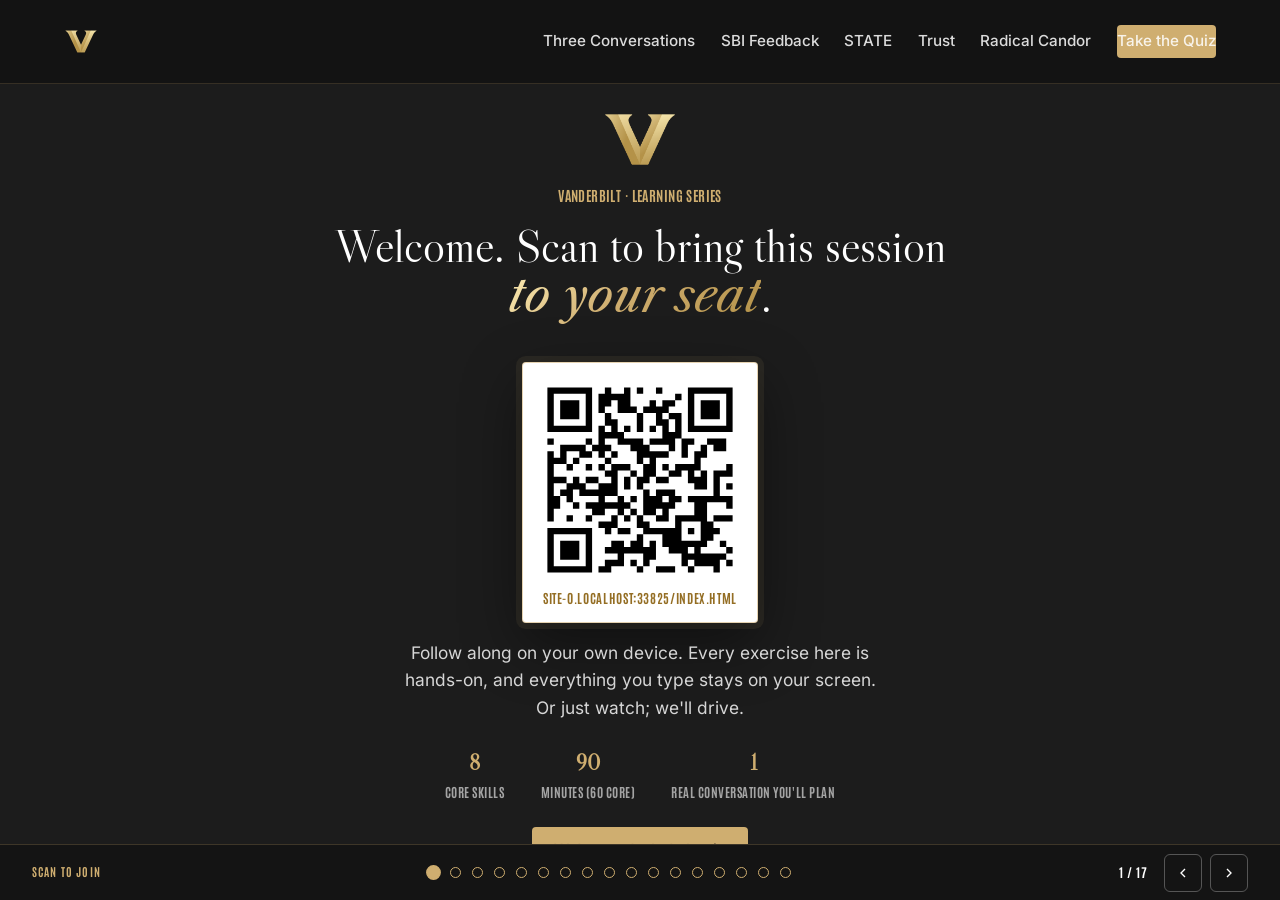
<file: index.html>
<!DOCTYPE html>
<html lang="en">
<head>
<meta charset="UTF-8">
<meta name="viewport" content="width=device-width, initial-scale=1">
<title>Navigating Difficult Conversations | Vanderbilt</title>
<meta name="description" content="An interactive classroom experience for managers: the three conversations inside every hard exchange, SBI feedback, STATE openers, BRAVING trust, Radical Candor, and a real conversation plan.">
<link rel="canonical" href="https://futureslearninghub.github.io/Difficult_Conversations/">
<meta property="og:type" content="website">
<meta property="og:title" content="Navigating Difficult Conversations | Vanderbilt Learning Series">
<meta property="og:description" content="Candor, trust, and courage for people managers: hands-on practice with SBI, STATE, BRAVING, and Radical Candor, ending in a real conversation plan.">
<meta property="og:url" content="https://futureslearninghub.github.io/Difficult_Conversations/">
<meta property="og:image" content="https://futureslearninghub.github.io/Difficult_Conversations/assets/img/social-card.png">
<meta property="og:image:width" content="1200">
<meta property="og:image:height" content="630">
<meta name="twitter:card" content="summary_large_image">
<meta name="twitter:title" content="Navigating Difficult Conversations | Vanderbilt Learning Series">
<meta name="twitter:image" content="https://futureslearninghub.github.io/Difficult_Conversations/assets/img/social-card.png">
<link rel="icon" href="assets/img/favicon.svg" type="image/svg+xml">
<link rel="alternate icon" href="assets/img/favicon-96.png">
<link rel="apple-touch-icon" href="assets/img/favicon-96.png">

<link rel="preload" href="assets/fonts/libre-caslon-display-latin-400-normal.woff2" as="font" type="font/woff2" crossorigin>
<link rel="preload" href="assets/fonts/inter-latin-400-normal.woff2" as="font" type="font/woff2" crossorigin>

<link rel="stylesheet" href="assets/css/styles.css?v=11">
<style>
  /* skill pills (course-level) */
  .skills { display: flex; flex-wrap: wrap; gap: .5rem; align-items: center; margin-top: 1.5rem; }
  .skills__label { font-family: var(--font-condensed); font-weight: 700; text-transform: uppercase;
    letter-spacing: .08em; font-size: .7rem; color: var(--vu-gold-flat); margin-right: .25rem; }
  .skillpill { display: inline-block; font-family: var(--font-condensed); font-weight: 700;
    text-transform: uppercase; letter-spacing: .06em; font-size: .68rem; line-height: 1.3;
    padding: .3rem .65rem; border-radius: 999px; border: 1px solid rgba(207,174,112,.55);
    color: rgba(255,255,255,.85); }
  .skillpill--core { background: var(--vu-gold-flat); border-color: var(--vu-gold-flat); color: var(--vu-black); }
</style>
</head>
<body>
<a class="skip-link" href="#s-agenda">Skip to content</a>

<!-- reading progress -->
<div class="progress" aria-hidden="true"><div class="progress__bar" id="progressBar"></div></div>

<!-- ===================== NAV ===================== -->
<header class="nav" id="nav">
  <a class="nav__brand" href="#top" aria-label="Vanderbilt University, home">
    <img class="nav__lockup" src="assets/img/vu-lockup-white.png" alt="Vanderbilt University" width="250" height="65">
    <img class="nav__vicon" src="assets/img/vu-v-icon-nav.png" alt="Vanderbilt University" width="34" height="25">
  </a>
  <button class="nav__toggle" aria-label="Toggle menu" aria-expanded="false" aria-controls="navlinks">
    <svg viewBox="0 0 24 24" fill="none" stroke="currentColor" stroke-width="2"><line x1="3" y1="6" x2="21" y2="6"/><line x1="3" y1="12" x2="21" y2="12"/><line x1="3" y1="18" x2="21" y2="18"/></svg>
  </button>
  <nav class="nav__links" id="navlinks" aria-label="Sections">
    <a href="#s-three">Three Conversations</a>
    <a href="#s-sbi">SBI Feedback</a>
    <a href="#s-state">STATE</a>
    <a href="#s-braving">Trust</a>
    <a href="#s-candor">Radical Candor</a>
    <a class="btn" href="#s-recap">Take the Quiz</a>
  </nav>
</header>

<!-- bottom navigation bar -->
<div class="bottombar" role="group" aria-label="Presentation controls">
  <span class="bottombar__title" id="barTitle"></span>
  <div class="dots" id="dots" role="navigation" aria-label="Slide navigation"></div>
  <div class="bottombar__ctrl">
    <span class="bottombar__count" id="deckCount">1 / 17</span>
    <button id="deckPrev" aria-label="Previous slide"><svg viewBox="0 0 24 24" fill="none" stroke="currentColor" stroke-width="2"><polyline points="15 18 9 12 15 6"/></svg></button>
    <button id="deckNext" aria-label="Next slide"><svg viewBox="0 0 24 24" fill="none" stroke="currentColor" stroke-width="2"><polyline points="9 18 15 12 9 6"/></svg></button>
  </div>
</div>
<button class="scrollhint" id="scrollHint" type="button" aria-label="Scroll for more on this screen">Scroll for more <svg viewBox="0 0 24 24" fill="none" stroke="currentColor" stroke-width="2.5" width="12" height="12" aria-hidden="true"><polyline points="6 9 12 15 18 9"/></svg></button>

<main class="deck" id="top">

  <!-- ============ 0 · WELCOME / QR ============ -->
  <section class="slide on-dark welcome" id="s-welcome" data-title="Scan to join">
    <div class="wrap" style="text-align:center">
      <img src="assets/img/vu-v-icon.png" alt="Vanderbilt V" width="72" height="66" style="margin:0 auto 1.75rem;width:clamp(56px,6vw,80px);height:auto" data-reveal>
      <p class="eyebrow" data-reveal>Vanderbilt · Learning Series</p>
      <h1 class="h2" data-reveal style="max-width:22ch;margin-inline:auto">Welcome. Scan to bring this session <em class="gold-text">to your seat</em>.</h1>
      <div class="qr-card" id="qrCard" data-reveal>
        <div class="qr-card__code" id="qrBox" role="img" aria-label="QR code linking to this experience"></div>
        <p class="qr-card__url" id="qrUrl"></p>
      </div>
      <p class="lead" data-reveal style="margin:1.5rem auto 0;max-width:44ch">Follow along on your own device. Every exercise here is hands-on, and everything you type stays on your screen. Or just watch; we'll drive.</p>
      <div class="hero__meta" data-reveal style="justify-content:center">
        <div><b>8</b> Core skills</div>
        <div><b>90</b> Minutes (60 core)</div>
        <div><b>1</b> Real conversation you'll plan</div>
      </div>
      <div class="hero__cta" data-reveal style="justify-content:center">
        <a class="btn" href="#s-hero">We're ready, let's begin</a>
      </div>
    </div>
  </section>

  <!-- ============ 1 · HERO ============ -->
  <section class="slide on-dark hero" id="s-hero" data-title="Objectives">
    <video class="hero__video" id="heroVideo" autoplay muted playsinline preload="auto" aria-hidden="true"
      data-playlist='["https://d8j0ntlcm91z4.cloudfront.net/user_3CCurpI0FW75YAnAl4Hbz3vPdBv/hf_20260715_234744_b40b99cb-38d3-4fbe-b537-aa520266436f.mp4","https://d8j0ntlcm91z4.cloudfront.net/user_3CCurpI0FW75YAnAl4Hbz3vPdBv/hf_20260715_234745_83a57ed8-54b3-4837-9af5-0d857aafadc1.mp4","https://d8j0ntlcm91z4.cloudfront.net/user_3CCurpI0FW75YAnAl4Hbz3vPdBv/hf_20260715_234747_fe1bada0-4ffe-468e-93a2-f3da325bba33.mp4"]'></video>
    <canvas class="hero__canvas" aria-hidden="true"></canvas>
    <div class="hero__scrim" aria-hidden="true"></div>
    <div class="wrap">
      <p class="eyebrow" data-reveal>Navigating Difficult Conversations · Vanderbilt · Manager Voyage</p>
      <h1 class="h-hero" data-reveal>Say the hard thing,<br><em class="gold-text">and keep the trust.</em></h1>
      <p class="lead" data-reveal style="margin-top:1.5rem">You already know what needs to be said. This session is about how: a shared, research-backed toolkit for the conversations you've been putting off.</p>
      <div class="objectives" data-reveal>
        <p class="objectives__label">By the end of this session, you will be able to</p>
        <ol class="objectives__list">
          <li>Name the three conversations hiding inside any hard exchange, and spot the one that trips you up</li>
          <li>Turn a vague concern into specific, fair feedback using the SBI model</li>
          <li>Open a candid conversation in a way that keeps the other person safe, using STATE</li>
          <li>Assess your own trust-building behaviors with the BRAVING inventory and pick one to strengthen</li>
          <li>Plan one real conversation you've been avoiding, and commit to having it within seven days</li>
        </ol>
      </div>
      <div class="skills" data-reveal aria-label="Skills this course builds">
        <span class="skills__label">Skills you'll build</span>
        <span class="skillpill skillpill--core">Leads and inspires teams</span>
        <span class="skillpill">Conflict Resolution</span>
        <span class="skillpill">De-escalation Techniques</span>
        <span class="skillpill">Influencing Skills</span>
      </div>
      <div class="hero__cta" data-reveal>
        <a class="btn" href="#s-cost">Begin the session</a>
        <a class="btn btn--ghost" href="#s-recap">Jump to the quiz</a>
      </div>
    </div>
  </section>

  <!-- ============ 2 · AGENDA ============ -->
  <section class="slide on-cream" id="s-agenda" data-title="The plan">
    <div class="wrap">
      <p class="eyebrow" data-reveal>What we'll cover</p>
      <h2 class="h2" data-reveal>Eight ideas, in <em>order</em>.</h2>
      <ol class="agenda">
        <li data-reveal><span class="num">01</span><div><h3>The cost of avoiding</h3><p>Why we put these conversations off, and what the silence actually costs.</p></div></li>
        <li data-reveal><span class="num">02</span><div><h3>The three conversations</h3><p>What Happened, Feelings, and Identity: the layers inside every hard exchange.</p></div></li>
        <li data-reveal><span class="num">03</span><div><h3>SBI feedback</h3><p>Situation, Behavior, Impact: turning a vague concern into something fair and specific.</p></div></li>
        <li data-reveal><span class="num">04</span><div><h3>Opening with STATE</h3><p>How to start candidly without triggering defensiveness.</p></div></li>
        <li data-reveal><span class="num">05</span><div><h3>Trust comes first</h3><p>The BRAVING inventory: seven behaviors that make hard feedback hearable.</p></div></li>
        <li data-reveal><span class="num">06</span><div><h3>Radical Candor</h3><p>Care personally, challenge directly, and the three ways managers miss.</p></div></li>
        <li data-reveal><span class="num">07</span><div><h3>The first 30 seconds</h3><p>Three questions and one opening line that set the whole conversation's course.</p></div></li>
        <li data-reveal><span class="num">08</span><div><h3>When it goes sideways</h3><p>Tears, anger, silence: how to restore safety without dropping the message.</p></div></li>
      </ol>
    </div>
  </section>

  <!-- ============ 3 · 01 THE COST OF AVOIDING ============ -->
  <section class="slide on-light" id="s-cost" data-count data-title="The cost">
    <div class="wrap">
      <p class="eyebrow" data-reveal>Section 01 · The Cost</p>
      <h2 class="h2" data-reveal>Silence is a <em>decision</em>.</h2>
      <div class="split">
        <div data-reveal>
          <p class="lead">Think of one difficult conversation you're avoiding right now. Almost everyone in this room has one. McKinsey's research on courageous conversations reframes the choice: speaking up isn't a personality trait, it's an <b>obligation to dissent</b>. Staying quiet is not neutral; it's a vote for things staying exactly as they are.</p>
          <p class="measure muted" style="margin-top:1rem">Drag the slider to how long you've been sitting on yours, and watch what the delay is doing.</p>
        </div>
        <div class="temp card" id="avoid" data-reveal>
          <p class="tag" id="avoidVal">About 2 weeks</p>
          <p class="temp__readout" id="avoidReadout"></p>
          <input class="slider" type="range" id="avoidSlider" min="0" max="120" value="30" aria-label="How long you have avoided the conversation">
          <div class="slider-scale"><span>Days</span><span>Weeks</span><span>Months</span></div>
          <p class="why" style="font-size:.85rem;margin-top:.75rem">Private. Nothing you touch here is saved or shared.</p>
        </div>
      </div>

      <div class="quiz" data-quiz data-reveal style="margin-top:2rem">
        <p class="quiz__q">Quick check: What usually happens to a difficult conversation you postpone?</p>
        <div class="quiz__options">
          <button class="opt" data-correct="1" data-why="The behavior becomes a pattern, your silence reads as approval, and the eventual conversation is bigger and harder."><span class="mark">A</span><span>It compounds: the issue grows and the talk gets harder</span></button>
          <button class="opt" data-correct="0" data-why="Occasionally, but the research pattern is the opposite: avoided issues escalate while trust quietly erodes."><span class="mark">B</span><span>It usually resolves itself if you wait</span></button>
          <button class="opt" data-correct="0" data-why="The discomfort you feel doesn't fade with time. The stakes rise while the discomfort stays."><span class="mark">C</span><span>It gets easier to raise later</span></button>
        </div>
        <p class="quiz__feedback" aria-live="polite"></p>
      </div>
      <details class="deeper" data-reveal>
        <summary><svg class="chev" viewBox="0 0 24 24" fill="none" stroke="currentColor" stroke-width="2.5" aria-hidden="true"><polyline points="9 18 15 12 9 6"/></svg> Go deeper</summary>
        <div class="deeper__body">
          <div><h4>In practice</h4><p>McKinsey splits every hard conversation into <b>hardware</b> (the facts, examples, and standards you bring) and <b>software</b> (tone, timing, safety, and intent). Most conversations fail on software, not hardware. Managers usually have the facts; what they haven't planned is the delivery. That's exactly what the next hour builds. Want the source? Read <a href="https://www.mckinsey.com/capabilities/strategy-and-corporate-finance/our-insights/courageous-conversations-how-to-lead-with-heart" target="_blank" rel="noopener" style="text-decoration:underline">"Courageous conversations: how to lead with heart"</a>.</p></div>
          <div class="deeper__ask"><h4><span class="mode">On your own</span> · 3 min</h4>
          <p class="why"><b>Why this matters:</b> The conversation you name here becomes your working example for every exercise today, and your capstone plan at the end.</p>
          <ol class="steps">
            <li>Write down, privately, the one conversation you're avoiding: who it's with and what it's about.</li>
            <li>Note what avoiding it has already cost: to the work, the team, or the relationship.</li>
            <li>Keep the note in reach. You'll use it in every section from here.</li>
          </ol></div>
        </div>
      </details>
    </div>
  </section>

  <!-- ============ 4 · MANIFESTO ============ -->
  <section class="slide on-cream manifesto" id="s-belief" data-title="One idea">
    <div class="wrap">
      <p class="eyebrow" data-reveal>The core idea</p>
      <p>A difficult conversation avoided does not disappear. It compounds.</p>
    </div>
  </section>

  <!-- ============ 5 · 02 THE THREE CONVERSATIONS ============ -->
  <section class="slide on-dark" id="s-three" data-count data-title="Three conversations">
    <div class="wrap">
      <p class="eyebrow" data-reveal>Section 02 · The Model</p>
      <h2 class="h2" data-reveal>Every hard talk is <em>three</em> talks.</h2>
      <p class="lead" data-reveal>The Harvard Negotiation Project found that inside every difficult conversation, three conversations run at once. "Just stick to the facts" fails because the facts are only one of them.</p>

      <div class="grid grid-3" style="margin-top:2.5rem">
        <div class="card" data-reveal>
          <span class="tag">Conversation 1</span>
          <h3>What Happened</h3>
          <p class="muted">The battle over the facts: who said what, who's right, who's to blame. Each of you holds a different, sincere story about the same events.</p>
        </div>
        <div class="card" data-reveal>
          <span class="tag">Conversation 2</span>
          <h3>Feelings</h3>
          <p class="muted">The emotions underneath: frustration, hurt, anxiety. Unspoken, they leak into tone and word choice anyway. Named, they lose their grip.</p>
        </div>
        <div class="card" data-reveal>
          <span class="tag">Conversation 3</span>
          <h3>Identity</h3>
          <p class="muted">The quiet one you have with yourself: "What does this say about me?" Am I competent? Am I a good manager? This one drives the avoidance.</p>
        </div>
      </div>

      <div class="yt" data-reveal data-embed="https://www.youtube-nocookie.com/embed/xIJapLzlYw4" data-yttitle="How to Have Difficult Conversations, Simon Sinek">
        <button class="yt__load" type="button">
          <span class="yt__play" aria-hidden="true">▶</span>
          <span class="yt__title">Watch: Simon Sinek on how to have difficult conversations</span>
          <span class="yt__src">Simon Sinek · Loads YouTube on click</span>
        </button>
        <p class="yt__alt">Prefer a new tab? <a href="https://www.youtube.com/watch?v=xIJapLzlYw4" target="_blank" rel="noopener">Open on YouTube</a>.</p>
        <p class="why" style="margin:.35rem 0 0"><b>Why this video:</b> practical and squarely on today's topic. Play the first five minutes in class; the model on this slide comes from the book <em>Difficult Conversations</em> (Stone, Patton &amp; Heen), the deeper read.</p>
      </div>

      <div class="quiz" id="threeTrainer" data-reveal style="margin-top:2.5rem">
        <p class="eyebrow" style="margin-bottom:.5rem">Play · Name that conversation</p>
        <p class="why" style="margin-top:0"><b>Why this matters:</b> in the room, these three layers blur together. Learning to tell them apart is what lets you respond to the right one.</p>
        <p class="quiz__progress" id="threeProgress"></p>
        <p class="quiz__q" id="threeQ" style="margin-top:.4rem"></p>
        <div class="quiz__options" id="threeOptions" role="group" aria-label="Conversation type choices"></div>
        <p class="quiz__feedback" id="threeFeedback" aria-live="polite"></p>
        <div class="quiz__nav">
          <button class="btn" id="threeNext" style="visibility:hidden">Next line</button>
        </div>
        <div id="threeResult" hidden aria-live="polite"></div>
      </div>

      <details class="deeper" data-reveal>
        <summary><svg class="chev" viewBox="0 0 24 24" fill="none" stroke="currentColor" stroke-width="2.5" aria-hidden="true"><polyline points="9 18 15 12 9 6"/></svg> Go deeper</summary>
        <div class="deeper__body">
          <div><h4>In practice</h4><p>The escape from the What Happened battle is the <b>third story</b>: the version a neutral observer would tell, where both views are real. "I think we see the deadline differently, and I'd like to understand your side" opens a door. "You missed the deadline" closes one. And when a facts argument keeps going in circles, it's usually an identity argument in disguise. The circle is the tell.</p></div>
          <div class="deeper__ask"><h4><span class="mode">As a group</span> · 5 min</h4>
          <p class="why"><b>Why this matters:</b> Hearing which conversation trips up other managers normalizes yours, and the pattern in the room is always the same: Identity.</p>
          <ol class="steps">
            <li>In pairs or threes, no names and no details: share which of the three conversations trips you up most.</li>
            <li>Ask each other: what does that conversation sound like in your head?</li>
            <li>One line back to the room per group: which conversation, and one word why.</li>
          </ol>
          <p class="why" style="margin-top:.6rem"><b>Flying solo?</b> Label your avoided conversation from Section 01: which of the three is loudest, and what is it saying?</p></div>
        </div>
      </details>
    </div>
  </section>

  <!-- ============ 6 · 03 SBI ============ -->
  <section class="slide on-light" id="s-sbi" data-count data-title="SBI feedback">
    <div class="wrap">
      <p class="eyebrow" data-reveal>Section 03 · SBI Feedback</p>
      <h2 class="h2" data-reveal>Specific beats <em>vague</em>.</h2>
      <p class="lead" data-reveal style="margin-bottom:2rem">"You're always late" starts a fight. The Center for Creative Leadership's SBI model turns the same concern into something a person can actually hear and act on. Hover or tap each part to find it in a real example.</p>
      <div class="split" id="sbiAnatomy">
        <div class="prompt-box" data-reveal>
          <span class="ppart" data-part="situation">In Monday's client review,</span>
          <span class="ppart" data-part="behavior">you presented the draft numbers before we'd agreed on the final version,</span>
          <span class="ppart" data-part="impact">and the client saw two different totals. It cost us credibility in the room, and I spent the afternoon repairing it.</span>
        </div>
        <div class="pkey" data-reveal>
          <button data-target="situation"><span class="sw" style="background:#B3C9CD"></span><span><b>Situation</b><p class="muted">Anchor it in time and place. "Always" and "never" are accusations; Monday is a fact.</p></span></button>
          <button data-target="behavior"><span class="sw" style="background:#CFAE70"></span><span><b>Behavior</b><p class="muted">What a camera would have seen. Not "you were careless"; what they actually did.</p></span></button>
          <button data-target="impact"><span class="sw" style="background:#8BA18E"></span><span><b>Impact</b><p class="muted">The concrete effect on the work, the team, or you. This is why it matters, without a verdict.</p></span></button>
        </div>
      </div>

      <div class="quiz" data-quiz data-reveal style="margin-top:2rem">
        <p class="quiz__q">Quick check: Which of these is a Behavior statement, the way SBI means it?</p>
        <div class="quiz__options">
          <button class="opt" data-correct="1" data-why="A camera could have recorded it. That's the test: observable, specific, no verdict attached."><span class="mark">A</span><span>"You arrived twenty minutes after the meeting started"</span></button>
          <button class="opt" data-correct="0" data-why="That's a judgment about character, not an observation. It invites a debate about who they are."><span class="mark">B</span><span>"You're unreliable"</span></button>
          <button class="opt" data-correct="0" data-why="That's mind-reading their motive. You can observe actions; you can only guess at intent."><span class="mark">C</span><span>"You clearly don't respect the team's time"</span></button>
        </div>
        <p class="quiz__feedback" aria-live="polite"></p>
      </div>
      <details class="deeper" data-reveal>
        <summary><svg class="chev" viewBox="0 0 24 24" fill="none" stroke="currentColor" stroke-width="2.5" aria-hidden="true"><polyline points="9 18 15 12 9 6"/></svg> Go deeper</summary>
        <div class="deeper__body">
          <div><h4>In practice</h4><p>Two upgrades once SBI is habit. First, <b>SBI-I</b>: after the impact, ask about <b>intent</b>: "What was going on for you?" It replaces your guess about their motive with their answer. Second, ATD's three Rs: feedback is <b>reinforcing</b> (do more of this), <b>redirecting</b> (change this), or <b>reprimanding</b> (this crossed a line). Most managers underuse the first and blur the last two. Prefer video to prose? <a href="https://www.youtube.com/watch?v=Q27eQvLZCzk" target="_blank" rel="noopener" style="text-decoration:underline">SBI with worked examples</a> (8 min).</p></div>
          <div class="deeper__ask"><h4><span class="mode">On your own</span> · 4 min</h4>
          <p class="why"><b>Why this matters:</b> Your avoided conversation almost certainly contains a vague accusation. This turns it into something hearable before you're in the room.</p>
          <ol class="steps">
            <li>Take the conversation you named in Section 01 and write the concern as you'd blurt it ("they keep missing deadlines").</li>
            <li>Rewrite it as SBI: one specific situation, the observable behavior, the concrete impact.</li>
            <li>Read both versions. Notice which one you could actually say to their face.</li>
          </ol></div>
        </div>
      </details>
    </div>
  </section>

  <!-- ============ 7 · FEEDBACK LAB ============ -->
  <section class="slide on-cream" id="s-lab" data-title="Feedback Lab">
    <div class="wrap">
      <p class="eyebrow" data-reveal>Practice · Feedback Lab</p>
      <h2 class="h2" data-reveal>Build one that <em>lands</em>.</h2>
      <p class="lead" data-reveal>Your task: a teammate has come to your last two planning meetings unprepared, and you need to say so. Choose one option for each part of the feedback, then deliver it and see how it lands.</p>
      <p class="why" data-reveal><b>Why this matters:</b> feeling the reaction change as each part sharpens is the fastest way to internalize SBI before you write your own. The graded reactions are illustrative, not a simulation of any real person.</p>
      <div class="lab" id="feedbackLab" data-reveal>
        <div class="lab__slots" id="labSlots"></div>
        <div class="lab__runrow">
          <button class="btn btn--dark" id="labRun" disabled>Deliver the feedback</button>
          <span class="quiz__progress" id="labStatus">Choose all three parts to deliver</span>
        </div>
        <div class="lab__outcome" id="labOutcome" hidden aria-live="polite"></div>
      </div>
    </div>
  </section>

  <!-- ============ 8 · 04 STATE ============ -->
  <section class="slide on-dark" id="s-state" data-count data-title="Opening with STATE">
    <div class="wrap">
      <p class="eyebrow" data-reveal>Section 04 · The Opening</p>
      <h2 class="h2" data-reveal>Candid, <em>not combative</em>.</h2>
      <p class="lead" data-reveal style="margin-bottom:2rem">SBI gives you the content. The Crucial Conversations STATE model gives you the delivery: a way to say something honest while keeping the other person safe enough to hear it. Hover or tap each move to see it in the opener.</p>
      <div class="split" id="stateAnatomy">
        <div class="prompt-box" data-reveal>
          <span class="ppart" data-part="share">The last two releases went out four days after the date we committed to.</span>
          <span class="ppart" data-part="tell">I'm starting to worry that we're overcommitting, and that it's putting us in a bad spot with the client.</span>
          <span class="ppart" data-part="tentative">I might be missing part of the picture.</span>
          <span class="ppart" data-part="ask">How does it look from where you sit?</span>
          <span class="ppart" data-part="encourage">If you see it differently, I genuinely want to hear it.</span>
        </div>
        <div class="pkey" data-reveal>
          <button data-target="share"><span class="sw" style="background:#B3C9CD"></span><span><b>Share the facts</b><p class="muted">Start with what's least controversial: the observable record.</p></span></button>
          <button data-target="tell"><span class="sw" style="background:#8BA18E"></span><span><b>Tell your story</b><p class="muted">Your interpretation, owned as yours: "I'm starting to think…"</p></span></button>
          <button data-target="tentative"><span class="sw" style="background:#ECB748"></span><span><b>Talk tentatively</b><p class="muted">Hold your story as a story, not a verdict. Confidence in facts, humility in interpretation.</p></span></button>
          <button data-target="ask"><span class="sw" style="background:#CFAE70"></span><span><b>Ask for their path</b><p class="muted">A real question, asked because you want the answer.</p></span></button>
          <button data-target="encourage"><span class="sw" style="background:#B49248"></span><span><b>Encourage testing</b><p class="muted">Invite disagreement out loud. It's the strongest safety signal there is.</p></span></button>
        </div>
      </div>

      <div class="yt" data-reveal data-embed="https://www.youtube-nocookie.com/embed/swrnRLvspDA" data-yttitle="Crucial Conversations preview">
        <button class="yt__load" type="button">
          <span class="yt__play" aria-hidden="true">▶</span>
          <span class="yt__title">Watch: Crucial Conversations in 6 minutes</span>
          <span class="yt__src">Crucial Learning · Loads YouTube on click</span>
        </button>
        <p class="yt__alt">Prefer a new tab? <a href="https://www.youtube.com/watch?v=swrnRLvspDA" target="_blank" rel="noopener">Open on YouTube</a>.</p>
        <p class="why" style="margin:.35rem 0 0"><b>Why this video:</b> it shows a high-stakes talk going wrong and then right, using exactly the moves above.</p>
      </div>

      <div class="quiz" data-quiz data-reveal style="margin-top:2.5rem">
        <p class="quiz__q">Quick check: Why does STATE open with the facts instead of your conclusion?</p>
        <div class="quiz__options">
          <button class="opt" data-correct="1" data-why="Facts are the least controversial starting point. Leading with your verdict makes them defend; leading with the record lets you both look at the same thing."><span class="mark">A</span><span>Facts are hardest to argue with, so the talk starts on shared ground</span></button>
          <button class="opt" data-correct="0" data-why="Facts aren't a softener, they're a foundation. The point is shared ground, not cushioning."><span class="mark">B</span><span>It softens the blow before the real accusation</span></button>
          <button class="opt" data-correct="0" data-why="STATE isn't about winning. Conclusion-first is exactly what triggers defensiveness."><span class="mark">C</span><span>It builds a stronger case so you win the argument</span></button>
        </div>
        <p class="quiz__feedback" aria-live="polite"></p>
      </div>

      <details class="deeper" data-reveal>
        <summary><svg class="chev" viewBox="0 0 24 24" fill="none" stroke="currentColor" stroke-width="2.5" aria-hidden="true"><polyline points="9 18 15 12 9 6"/></svg> Go deeper</summary>
        <div class="deeper__body">
          <div><h4>In practice</h4><p>Pair with a neighbor. One of you reads the opener on this slide aloud; the other listens for one thing only: did it feel safe, or did it feel like an accusation? Then swap. The listener's ear, not the speaker's intent, is the measure. You'll use the same test on your own opener in the capstone.</p></div>
          <div class="deeper__ask"><h4><span class="mode">As a group</span> · 6 min</h4>
          <p class="why"><b>Why this matters:</b> Saying a STATE opener out loud once, to a real face, is worth ten silent rehearsals. This is the practice rep the research says drives behavior change.</p>
          <ol class="steps">
            <li>In pairs: take the SBI statement you wrote in Section 03 and open it with STATE, out loud, to your partner.</li>
            <li>Partner gives exactly one line of feedback: "that felt safe" or "that felt like an accusation," and why.</li>
            <li>Swap roles. Then each of you adjusts one word or phrase based on what you heard.</li>
          </ol>
          <p class="why" style="margin-top:.6rem"><b>Flying solo?</b> Say your opener out loud to the mirror or record it on your phone, then listen as the receiver. Same test: safe, or accusation?</p></div>
        </div>
      </details>
    </div>
  </section>

  <!-- ============ 9 · 05 BRAVING / TRUST ============ -->
  <section class="slide on-light" id="s-braving" data-count data-title="Trust first">
    <div class="wrap">
      <p class="eyebrow" data-reveal>Section 05 · Trust</p>
      <h2 class="h2" data-reveal>Feedback lands on <em>trust</em>.</h2>
      <p class="lead" data-reveal>Brené Brown's research says trust isn't one big thing; it's seven small behaviors, built or broken in tiny moments. Simon Sinek adds the leadership frame: people can only hear hard feedback inside a circle of safety. Rate yourself, privately, on each behavior below.</p>
      <p class="why" data-reveal><b>Why this matters:</b> your lowest score is usually the reason your hardest conversation feels risky. Strengthen the behavior and the conversation gets easier before you say a word. Nothing here is saved or shared.</p>

      <div class="braving" id="braving" data-reveal></div>
      <div class="lab__outcome" id="bravingOut" hidden aria-live="polite" style="margin-top:1.5rem"></div>

      <details class="deeper" data-reveal>
        <summary><svg class="chev" viewBox="0 0 24 24" fill="none" stroke="currentColor" stroke-width="2.5" aria-hidden="true"><polyline points="9 18 15 12 9 6"/></svg> Go deeper</summary>
        <div class="deeper__body">
          <div><h4>In practice</h4><p>The inventory works in both directions: it's also the checklist for how trust gets <em>broken</em>. Sharing what wasn't yours to share (Vault), promising what you can't deliver (Reliability), judging someone for asking for help (Nonjudgment). Before a hard conversation, ask: which of these have I banked with this person, and which have I broken? Go to the source: <a href="https://www.youtube.com/watch?v=OqB5CEkPlI4" target="_blank" rel="noopener" style="text-decoration:underline">Brené Brown, "The Anatomy of Trust"</a> (9 min) and <a href="https://www.youtube.com/watch?v=lmyZMtPVodo" target="_blank" rel="noopener" style="text-decoration:underline">Sinek, "Why good leaders make you feel safe"</a> (12 min).</p></div>
          <div class="deeper__ask"><h4><span class="mode">As a group</span> · 4 min</h4>
          <p class="why"><b>Why this matters:</b> Trust talk gets abstract fast. Anchoring it to one behavior makes it a to-do, not a virtue.</p>
          <ol class="steps">
            <li>Pair up. Without sharing scores, each person names the ONE behavior they'd strengthen this quarter.</li>
            <li>Ask each other: what would strengthening it look like this week, concretely?</li>
            <li>Around the room, popcorn style: behaviors only, no stories. Listen for the room's pattern.</li>
          </ol>
          <p class="why" style="margin-top:.6rem"><b>Flying solo?</b> Circle your lowest score and write one sentence: the first small thing you'll do about it this week.</p></div>
        </div>
      </details>
    </div>
  </section>

  <!-- ============ 10 · 06 RADICAL CANDOR ============ -->
  <section class="slide on-dark" id="s-candor" data-count data-title="Radical Candor">
    <div class="wrap">
      <p class="eyebrow" data-reveal>Section 06 · Radical Candor</p>
      <h2 class="h2" data-reveal>Care personally.<br><em>Challenge directly.</em></h2>
      <p class="lead" data-reveal>Kim Scott's two axes sort every piece of feedback a manager gives. Do both and you get Radical Candor. Drop one and you land in a failure quadrant, and each has a name.</p>

      <div class="quad" data-reveal role="img" aria-label="Radical Candor two-by-two grid: care personally versus challenge directly">
        <div class="quad__axis quad__axis--y">Care personally ↑</div>
        <div class="quad__grid">
          <div class="quad__cell quad__cell--bad"><h4>Ruinous Empathy</h4><p>Care without challenge. You spare their feelings today and their career pays tomorrow. The most common manager failure.</p></div>
          <div class="quad__cell quad__cell--good"><h4>Radical Candor</h4><p>Care and challenge together. "I'm telling you because I want you to succeed." Kind and clear.</p></div>
          <div class="quad__cell quad__cell--bad"><h4>Manipulative Insincerity</h4><p>Neither care nor challenge. Praise to the face, complaints behind the back. Poison for trust.</p></div>
          <div class="quad__cell quad__cell--bad"><h4>Obnoxious Aggression</h4><p>Challenge without care. Technically honest, delivered like a verdict, often in public. It's heard as an attack.</p></div>
        </div>
        <div class="quad__axis quad__axis--x">Challenge directly →</div>
      </div>

      <div class="yt" data-reveal data-embed="https://www.youtube-nocookie.com/embed/YLBDkz0TwLM" data-yttitle="Radical Candor in 6 minutes">
        <button class="yt__load" type="button">
          <span class="yt__play" aria-hidden="true">▶</span>
          <span class="yt__title">Watch: Radical Candor in 6 minutes</span>
          <span class="yt__src">Kim Scott · Loads YouTube on click</span>
        </button>
        <p class="yt__alt">Prefer a new tab? <a href="https://www.youtube.com/watch?v=YLBDkz0TwLM" target="_blank" rel="noopener">Open on YouTube</a>.</p>
        <p class="why" style="margin:.35rem 0 0"><b>Why this video:</b> Scott tells the story the whole framework grew from, in the time it takes to pour a coffee.</p>
      </div>

      <div class="quiz" id="candorSort" data-reveal style="margin-top:2.5rem">
        <p class="eyebrow" style="margin-bottom:.5rem">Play · Sort the quadrant</p>
        <p class="why" style="margin-top:0"><b>Why this matters:</b> you'll never label your own feedback in the moment unless you've practiced labeling someone else's first.</p>
        <p class="quiz__progress" id="candorProgress"></p>
        <p class="quiz__q" id="candorQ" style="margin-top:.4rem"></p>
        <div class="quiz__options" id="candorOptions" role="group" aria-label="Quadrant choices"></div>
        <p class="quiz__feedback" id="candorFeedback" aria-live="polite"></p>
        <div class="quiz__nav">
          <button class="btn" id="candorNext" style="visibility:hidden">Next scenario</button>
        </div>
        <div id="candorResult" hidden aria-live="polite"></div>
      </div>

      <details class="deeper" data-reveal>
        <summary><svg class="chev" viewBox="0 0 24 24" fill="none" stroke="currentColor" stroke-width="2.5" aria-hidden="true"><polyline points="9 18 15 12 9 6"/></svg> Go deeper</summary>
        <div class="deeper__body">
          <div><h4>In practice</h4><p>Scott's sharpest line: candor is measured at the listener's ear, not the speaker's mouth. "I was just being honest" is not a defense if it landed as an attack. And the fix for Ruinous Empathy isn't harshness; it's remembering that withholding the feedback is the unkind option. The kindest thing you can do for someone's career is tell them the truth while there's still time to act on it.</p></div>
          <div class="deeper__ask"><h4><span class="mode">As a group</span> · 5 min</h4>
          <p class="why"><b>Why this matters:</b> Knowing your default failure quadrant under stress is the single most useful piece of self-knowledge this framework offers.</p>
          <ol class="steps">
            <li>Private vote, hands or chat: under stress, do you drift toward Ruinous Empathy (soften too much) or Obnoxious Aggression (push too hard)?</li>
            <li>In pairs: what triggers your drift? Deadline pressure, seniority of the other person, being tired?</li>
            <li>Trade one counter-move each: the thing you do to pull yourself back to candor.</li>
          </ol>
          <p class="why" style="margin-top:.6rem"><b>Flying solo?</b> Name your drift and its trigger, then write the counter-move on the same note as your conversation from Section 01.</p></div>
        </div>
      </details>
    </div>
  </section>

  <!-- ============ 11 · 07 THE FIRST 30 SECONDS ============ -->
  <section class="slide on-cream" id="s-open" data-count data-title="First 30 seconds">
    <div class="wrap">
      <p class="eyebrow" data-reveal>Section 07 · The Opening Line</p>
      <h2 class="h2" data-reveal>The first 30 seconds set the <em>course</em>.</h2>
      <p class="lead" data-reveal>SHRM's field guidance gives the conversation its spine: three questions, in order. Answer them before you walk in and the talk has a direction. Skip them and it becomes a feelings spiral with no exit.</p>

      <div class="grid grid-3" style="margin-top:2rem">
        <div class="card" data-reveal>
          <span class="tag">Question 1</span>
          <h3>Where are we now?</h3>
          <p class="muted">The current situation, in SBI terms: what's happening, observably, and what it's costing. This is your opening line's raw material.</p>
        </div>
        <div class="card" data-reveal>
          <span class="tag">Question 2</span>
          <h3>Where are we going?</h3>
          <p class="muted">The outcome you both want: the standard met, the relationship intact. If you can't name it, you're not ready to start.</p>
        </div>
        <div class="card" data-reveal>
          <span class="tag">Question 3</span>
          <h3>How do we get there?</h3>
          <p class="muted">Built together, not delivered. The other person owns the plan they helped write. Yours alone, they comply at best.</p>
        </div>
      </div>

      <div class="card" data-reveal style="margin-top:2rem;border-color:rgba(207,174,112,.5)">
        <span class="tag">The opener, assembled</span>
        <p style="margin:.5rem 0 0" class="measure">"I want to talk about <em>[the topic]</em>, because I want <em>[the shared outcome]</em>. Here's what I've noticed: <em>[situation, behavior, impact]</em>. I might not have the full picture. How do you see it?"</p>
        <p class="why" style="margin-top:.6rem">Purpose first, facts second, their view invited before yours hardens. Every framework today is inside that one paragraph.</p>
      </div>

      <div class="quiz" data-quiz data-reveal style="margin-top:2rem">
        <p class="quiz__q">Quick check: Which first sentence gives the conversation the best chance?</p>
        <div class="quiz__options">
          <button class="opt" data-correct="1" data-why="Topic, shared purpose, and an invitation. It opens the three conversations gently instead of detonating them."><span class="mark">A</span><span>"I'd like to talk about the deadline, because I want this project to work for both of us. I think we may see it differently."</span></button>
          <button class="opt" data-correct="0" data-why="Four words that trigger every alarm the other person has, and you haven't even named the topic."><span class="mark">B</span><span>"We need to talk."</span></button>
          <button class="opt" data-correct="0" data-why="A verdict about their character before they've said a word. The conversation is now about defending, not solving."><span class="mark">C</span><span>"You have a problem with deadlines."</span></button>
        </div>
        <p class="quiz__feedback" aria-live="polite"></p>
      </div>

      <details class="deeper" data-reveal>
        <summary><svg class="chev" viewBox="0 0 24 24" fill="none" stroke="currentColor" stroke-width="2.5" aria-hidden="true"><polyline points="9 18 15 12 9 6"/></svg> Go deeper</summary>
        <div class="deeper__body">
          <div><h4>In practice</h4><p>Two delivery details that outweigh any script. <b>Timing:</b> hard conversations go better scheduled and private, never ambushed and never in front of an audience. "Do you have 20 minutes tomorrow morning? I want to talk through the project timeline" is respect in one sentence. <b>Feedforward:</b> McKinsey's research favors spending most of the talk on the future ("what would make the next one land on time?") over relitigating the past. The past gets two minutes; the future gets the rest.</p></div>
          <div class="deeper__ask"><h4><span class="mode">On your own</span> · 4 min</h4>
          <p class="why"><b>Why this matters:</b> An opener written now, calm, is what your mouth reaches for later, stressed. This is the single highest-leverage artifact of the session.</p>
          <ol class="steps">
            <li>Take the assembled opener above and fill in the brackets for YOUR conversation from Section 01.</li>
            <li>Answer SHRM's three questions in one line each: where are we, where are we going, how do we get there.</li>
            <li>Read your opener out loud once, quietly. If a word makes you wince, change it now.</li>
          </ol></div>
        </div>
      </details>
    </div>
  </section>

  <!-- ============ 12 · 08 WHEN IT GOES SIDEWAYS ============ -->
  <section class="slide on-dark" id="s-sideways" data-count data-title="When it goes sideways">
    <div class="wrap">
      <p class="eyebrow" data-reveal>Section 08 · Recovery</p>
      <h2 class="h2" data-reveal>Plan for the <em>reaction</em>.</h2>
      <p class="lead" data-reveal>Even a perfect opener can meet tears, anger, or silence. None of those mean you were wrong to raise it. They mean the other person stopped feeling safe, and safety is the thing you restore first, before any more content.</p>
      <div class="grid grid-3" style="margin-top:2rem">
        <div class="card" data-reveal>
          <span class="tag">Tears / distress</span>
          <h3>Pause. Don't retract.</h3>
          <p style="color:rgba(255,255,255,.7)">Acknowledge the emotion, offer a moment or a break, and stay kind. But don't take the message back to stop the tears; that trades their growth for your comfort.</p>
        </div>
        <div class="card" data-reveal>
          <span class="tag">Anger / defensiveness</span>
          <h3>Contrast, then continue.</h3>
          <p style="color:rgba(255,255,255,.7)">Use a contrast statement: "I don't mean you're failing at this job. I do mean these two deadlines slipped and we need a plan." Kill the wrong conclusion, keep the real one.</p>
        </div>
        <div class="card" data-reveal>
          <span class="tag">Silence</span>
          <h3>Ask, then wait.</h3>
          <p style="color:rgba(255,255,255,.7)">Ask a real question and count to six in your head. Silence is often processing, not stonewalling. Whoever fills the silence first learns nothing.</p>
        </div>
      </div>
      <div class="card" data-reveal style="margin-top:2rem;border-color:rgba(236,183,72,.4)">
        <span class="tag">The permission slip</span>
        <p style="margin:.5rem 0 0;color:rgba(255,255,255,.85)">If safety collapses, you can pause the conversation without dropping the standard: "Let's take a break and pick this up tomorrow at 10." A paused conversation resumed is a success. An abandoned one is Ruinous Empathy with extra steps.</p>
      </div>

      <div class="card" data-reveal style="margin-top:2rem;border-color:rgba(207,174,112,.5)">
        <span class="tag">Then it's their turn · Listen like it matters</span>
        <p style="margin:.5rem 0 0;color:rgba(255,255,255,.85)">You asked how they see it. What you do with the answer decides whether they ever answer honestly again. Three moves:</p>
        <ol style="margin:.75rem 0 0;padding-left:1.2rem;color:rgba(255,255,255,.8);display:grid;gap:.45rem">
          <li><b style="color:var(--vu-gold-flat)">Paraphrase before you reply.</b> "So what I'm hearing is…" Prove you heard it before you answer it.</li>
          <li><b style="color:var(--vu-gold-flat)">Ask one real follow-up.</b> "What else should I know?" The second answer is usually the real one.</li>
          <li><b style="color:var(--vu-gold-flat)">Acknowledge before you counter.</b> You don't have to agree to say "that makes sense from where you sit." It costs nothing and buys the rest of the conversation.</li>
        </ol>
      </div>

      <div class="quiz" data-quiz data-reveal style="margin-top:2.5rem">
        <p class="quiz__q">Quick check: They snap back, "So you're saying I'm bad at my job?" Best response?</p>
        <div class="quiz__options">
          <button class="opt" data-correct="1" data-why="That's a contrast statement: it names what you don't mean, restores safety, and restates the real message without retreating from it."><span class="mark">A</span><span>"No. I don't think that. I do think these two deadlines slipped, and I want us to fix what's causing it."</span></button>
          <button class="opt" data-correct="0" data-why="Retracting the message to end the discomfort is Ruinous Empathy. The problem survives; only the conversation dies."><span class="mark">B</span><span>"No, no, forget it, it's not a big deal."</span></button>
          <button class="opt" data-correct="0" data-why="Escalating meets defensiveness with aggression. Now you're both defending identities and nobody's solving anything."><span class="mark">C</span><span>"Well, if the shoe fits."</span></button>
        </div>
        <p class="quiz__feedback" aria-live="polite"></p>
      </div>

      <details class="deeper" data-reveal>
        <summary><svg class="chev" viewBox="0 0 24 24" fill="none" stroke="currentColor" stroke-width="2.5" aria-hidden="true"><polyline points="9 18 15 12 9 6"/></svg> Go deeper</summary>
        <div class="deeper__body">
          <div><h4>In practice</h4><p>Simon Sinek's framing is the one to carry out of the room: your job in the hard moment is to keep the person inside the circle of safety while the problem stands outside it. "You and me against the problem" survives tears, anger, and silence. "Me against you" survives nothing. And the whole meeting has an arc; ATD's CLEAR model names it: <b>Connect</b> (purpose first), <b>Listen</b> (the moves above), <b>Explain</b> (your SBI), <b>Act</b> (build the plan together), <b>Review</b> (agree what happens next and when you'll check in). Most managers over-invest in Explain and skip Listen and Review.</p></div>
          <div class="deeper__ask"><h4><span class="mode">As a group</span> · 6 min</h4>
          <p class="why"><b>Why this matters:</b> You can't improvise a contrast statement mid-adrenaline, and you can't fake listening. Both get one rep here, while it's cheap.</p>
          <ol class="steps">
            <li>For your Section 01 conversation, predict the most likely hard reaction: tears, anger, or silence.</li>
            <li>Draft your contrast statement: "I don't mean ___. I do mean ___." Say it to a partner: safety, or lawyer's disclaimer?</li>
            <li>Now the listening rep: partner talks for 60 seconds about a mild work frustration of their own.</li>
            <li>You may respond ONLY with a paraphrase and one follow-up question. No advice, no rebuttal. Then swap.</li>
          </ol>
          <p class="why" style="margin-top:.6rem"><b>Flying solo?</b> Draft the contrast statement, then write the paraphrase opener you'll use: "So what I'm hearing is ___." You now have an opener, a recovery line, and a listening plan.</p></div>
        </div>
      </details>
    </div>
  </section>

  <!-- ============ 13 · RECAP QUIZ ============ -->
  <section class="slide on-light" id="s-recap" data-title="Recap quiz">
    <div class="wrap">
      <p class="eyebrow" data-reveal>Check your understanding</p>
      <h2 class="h2" data-reveal style="margin-bottom:2rem">The <em>recap</em>.</h2>
      <div class="quiz" id="recap" data-reveal>
        <div id="recapPanel">
          <p class="quiz__progress" id="recapProgress"></p>
          <p class="quiz__q" id="recapQ" style="margin-top:.5rem"></p>
          <div class="quiz__options" id="recapOptions" role="group" aria-label="Answer choices"></div>
          <p class="quiz__feedback" id="recapFeedback" aria-live="polite"></p>
          <div class="quiz__nav">
            <button class="btn btn--dark" id="recapNext" style="visibility:hidden">Next question</button>
          </div>
        </div>
        <div id="recapResult" hidden aria-live="polite"></div>
      </div>
    </div>
  </section>

  <!-- ============ 14 · MY CONVERSATION PLAN (capstone) ============ -->
  <section class="slide on-cream" id="s-plan" data-title="My conversation plan">
    <div class="wrap">
      <p class="eyebrow" data-reveal>Capstone · My conversation plan</p>
      <h2 class="h2" data-reveal>Now plan the <em>real one</em>.</h2>
      <p class="lead" data-reveal>You've carried one avoided conversation through this whole session. Time to give it a plan: an opener, a recovery line, and a date. This is the conversation you'll have within seven days.</p>
      <p class="why" data-reveal><b>Why this matters:</b> a conversation with a written opener and a date happens. A good intention doesn't. Nothing you type here is saved or sent anywhere; it lives only on your screen.</p>

      <div class="plan" id="convoPlan" data-reveal>
        <div class="plan__form">
          <div class="plan__field">
            <label for="planWho"><b>1 · The conversation.</b> Who is it with (role, not name) and what's it about?</label>
            <input type="text" id="planWho" maxlength="140" placeholder="e.g. a direct report, about deadlines that keep slipping" autocomplete="off">
          </div>
          <div class="plan__field">
            <span class="plan__label"><b>2 · Which of the three conversations is loudest for you?</b></span>
            <div class="plan__chips" id="planLoud" role="group" aria-label="Loudest conversation">
              <button class="opt" data-loud="what"><span>What Happened, we disagree on the facts</span></button>
              <button class="opt" data-loud="feel"><span>Feelings, there's emotion I haven't named</span></button>
              <button class="opt" data-loud="identity"><span>Identity, it says something about me</span></button>
            </div>
          </div>
          <div class="plan__field">
            <span class="plan__label"><b>3 · Under stress, you tend to…</b> Be honest; this picks your counter-move.</span>
            <div class="plan__chips" id="planDrift" role="group" aria-label="Stress default">
              <button class="opt" data-drift="soft"><span>Soften it until the message disappears</span></button>
              <button class="opt" data-drift="hard"><span>Push too hard and win the argument</span></button>
              <button class="opt" data-drift="avoid"><span>Avoid it entirely and hope</span></button>
            </div>
          </div>
          <div class="plan__field">
            <span class="plan__label"><b>4 · When will you have it?</b></span>
            <div class="plan__chips" id="planWhen" role="group" aria-label="Commitment window">
              <button class="opt" data-when="tomorrow"><span>Tomorrow</span></button>
              <button class="opt" data-when="threedays"><span>Within 3 days</span></button>
              <button class="opt" data-when="week"><span>Within 7 days</span></button>
            </div>
          </div>
          <div class="lab__runrow">
            <button class="btn btn--dark" id="planBuild" disabled>Build my plan</button>
            <span class="quiz__progress" id="planStatus">Fill in all four parts</span>
          </div>
        </div>
        <div class="lab__outcome" id="planOut" hidden aria-live="polite"></div>
      </div>
    </div>
  </section>

  <!-- ============ 15 · GLOSSARY ============ -->
  <section class="slide on-cream" id="s-glossary" data-title="Glossary">
    <div class="wrap wrap-wide">
      <p class="eyebrow" data-reveal>Reference · Flip to reveal</p>
      <h2 class="h2" data-reveal style="margin-bottom:2rem">The <em>vocabulary</em>.</h2>
      <div class="glossary">
        <button class="flip" data-reveal aria-label="Three Conversations, flip for definition"><div class="flip__inner"><div class="flip__face flip__front"><span class="hint">Term</span><h3>Three Conversations</h3></div><div class="flip__face flip__back"><span class="hint">Definition</span><p>Stone, Patton &amp; Heen's model: every hard exchange runs a What Happened, a Feelings, and an Identity conversation at once.</p></div></div></button>
        <button class="flip" data-reveal aria-label="The Third Story, flip for definition"><div class="flip__inner"><div class="flip__face flip__front"><span class="hint">Term</span><h3>The Third Story</h3></div><div class="flip__face flip__back"><span class="hint">Definition</span><p>The version of events a neutral observer would tell. The safest place to start a hard conversation.</p></div></div></button>
        <button class="flip" data-reveal aria-label="S B I, flip for definition"><div class="flip__inner"><div class="flip__face flip__front"><span class="hint">Term</span><h3>SBI</h3></div><div class="flip__face flip__back"><span class="hint">Definition</span><p>Situation, Behavior, Impact: CCL's structure for feedback that is specific, observable, and fair.</p></div></div></button>
        <button class="flip" data-reveal aria-label="S B I hyphen I, flip for definition"><div class="flip__inner"><div class="flip__face flip__front"><span class="hint">Term</span><h3>SBI-I</h3></div><div class="flip__face flip__back"><span class="hint">Definition</span><p>SBI plus Intent: after the impact, ask what was going on for them. Their answer replaces your guess.</p></div></div></button>
        <button class="flip" data-reveal aria-label="STATE, flip for definition"><div class="flip__inner"><div class="flip__face flip__front"><span class="hint">Term</span><h3>STATE</h3></div><div class="flip__face flip__back"><span class="hint">Definition</span><p>Share facts, Tell your story, Ask for their path, Talk tentatively, Encourage testing. Crucial Conversations' delivery model.</p></div></div></button>
        <button class="flip" data-reveal aria-label="BRAVING, flip for definition"><div class="flip__inner"><div class="flip__face flip__front"><span class="hint">Term</span><h3>BRAVING</h3></div><div class="flip__face flip__back"><span class="hint">Definition</span><p>Brené Brown's seven trust behaviors: Boundaries, Reliability, Accountability, Vault, Integrity, Nonjudgment, Generosity.</p></div></div></button>
        <button class="flip" data-reveal aria-label="Radical Candor, flip for definition"><div class="flip__inner"><div class="flip__face flip__front"><span class="hint">Term</span><h3>Radical Candor</h3></div><div class="flip__face flip__back"><span class="hint">Definition</span><p>Kim Scott's target quadrant: care personally AND challenge directly, at the same time.</p></div></div></button>
        <button class="flip" data-reveal aria-label="Ruinous Empathy, flip for definition"><div class="flip__inner"><div class="flip__face flip__front"><span class="hint">Term</span><h3>Ruinous Empathy</h3></div><div class="flip__face flip__back"><span class="hint">Definition</span><p>Care without challenge: sparing feelings now at the cost of growth later. The most common manager failure mode.</p></div></div></button>
        <button class="flip" data-reveal aria-label="Obnoxious Aggression, flip for definition"><div class="flip__inner"><div class="flip__face flip__front"><span class="hint">Term</span><h3>Obnoxious Aggression</h3></div><div class="flip__face flip__back"><span class="hint">Definition</span><p>Challenge without care: honest content delivered as an attack. Right message, ruined delivery.</p></div></div></button>
        <button class="flip" data-reveal aria-label="Manipulative Insincerity, flip for definition"><div class="flip__inner"><div class="flip__face flip__front"><span class="hint">Term</span><h3>Manipulative Insincerity</h3></div><div class="flip__face flip__back"><span class="hint">Definition</span><p>Neither care nor challenge: praise to the face, criticism behind the back. The fastest trust-killer on the grid.</p></div></div></button>
        <button class="flip" data-reveal aria-label="Contrast statement, flip for definition"><div class="flip__inner"><div class="flip__face flip__front"><span class="hint">Term</span><h3>Contrast Statement</h3></div><div class="flip__face flip__back"><span class="hint">Definition</span><p>"I don't mean ___. I do mean ___." Kills the wrong conclusion, keeps the real message. Restores safety without retreat.</p></div></div></button>
        <button class="flip" data-reveal aria-label="Feedforward, flip for definition"><div class="flip__inner"><div class="flip__face flip__front"><span class="hint">Term</span><h3>Feedforward</h3></div><div class="flip__face flip__back"><span class="hint">Definition</span><p>Spending the conversation on what would make the future work instead of relitigating the past. Two minutes on then; the rest on next.</p></div></div></button>
        <button class="flip" data-reveal aria-label="Circle of Safety, flip for definition"><div class="flip__inner"><div class="flip__face flip__front"><span class="hint">Term</span><h3>Circle of Safety</h3></div><div class="flip__face flip__back"><span class="hint">Definition</span><p>Sinek's frame: people hear hard things only when they feel safe. Keep the person inside the circle; put the problem outside it.</p></div></div></button>
        <button class="flip" data-reveal aria-label="Obligation to dissent, flip for definition"><div class="flip__inner"><div class="flip__face flip__front"><span class="hint">Term</span><h3>Obligation to Dissent</h3></div><div class="flip__face flip__back"><span class="hint">Definition</span><p>McKinsey's reframe: speaking up about problems isn't bravery, it's part of the job. Silence is a choice with costs.</p></div></div></button>
        <button class="flip" data-reveal aria-label="O F N R, flip for definition"><div class="flip__inner"><div class="flip__face flip__front"><span class="hint">Term</span><h3>OFNR</h3></div><div class="flip__face flip__back"><span class="hint">Definition</span><p>Nonviolent Communication's four steps: Observation, Feeling, Need, Request. A cousin of SBI that adds the ask: "would you be willing to…?"</p></div></div></button>
        <button class="flip" data-reveal aria-label="CLEAR, flip for definition"><div class="flip__inner"><div class="flip__face flip__front"><span class="hint">Term</span><h3>CLEAR</h3></div><div class="flip__face flip__back"><span class="hint">Definition</span><p>ATD's arc for the whole meeting: Connect, Listen, Explain, Act, Review. Most managers over-invest in Explain and skip Listen and Review.</p></div></div></button>
      </div>
    </div>
  </section>

  <!-- ============ 16 · CLOSING ============ -->
  <section class="slide on-dark" id="s-close" data-title="Wrap-up">
    <div class="wrap" style="text-align:center">
      <img src="assets/img/vu-centered-white.png" alt="Vanderbilt University" width="120" height="125" style="margin:0 auto 2rem;width:clamp(96px,10vw,130px);height:auto" data-reveal>
      <h2 class="h2 gold-text" data-reveal style="max-width:20ch;margin-inline:auto">Now go have the <em>conversation</em>.</h2>
      <p class="lead" data-reveal style="margin:1.25rem auto 0;color:rgba(255,255,255,.82)">You have an opener, a recovery line, and a date. The only step left is the one this room can't do for you.</p>
      <div class="vidcard vidcard--feature" data-reveal style="text-align:left;max-width:680px;margin:2.25rem auto 0;cursor:default">
        <div class="vidcard__top"><span class="vidcard__src">Your one next step · This week</span><span class="vidcard__dur">Within 7 days</span></div>
        <h3>The conversation you just planned</h3>
        <p>Before you leave this room: put it on your calendar and tell one colleague you're having it. Social accountability roughly doubles follow-through. When it's done, tell that same colleague how it went; that's the debrief that makes the skill stick.</p>
      </div>
      <p class="why" data-reveal style="margin:1.5rem auto 0;max-width:52ch;text-align:center"><b>Before you go:</b> say who and when out loud, or type it in the chat. Spoken commitments stick.</p>
      <div class="hero__cta" data-reveal style="justify-content:center;margin-top:1.75rem">
        <a class="btn" href="cheatsheet.html" target="_blank" rel="noopener">Take the cheat sheet</a>
        <a class="btn btn--ghost" href="#s-recap">Retake the quiz</a>
        <a class="btn btn--ghost" href="#top">Back to start</a>
      </div>
    </div>
  <!-- ============ FOOTER ============ -->
<footer class="footer" aria-labelledby="footHead">
  <div class="wrap">
    <div class="footer__grid">
      <div>
        <img src="assets/img/vu-lockup-white.png" alt="Vanderbilt University" width="300" height="78" style="width:min(300px,80%);height:auto">
        <p class="brandline" id="footHead">Candor, with care.</p>
      </div>
      <div>
        <h4>Sections</h4>
        <ul>
          <li><a href="#s-three">The Three Conversations</a></li>
          <li><a href="#s-sbi">SBI Feedback</a></li>
          <li><a href="#s-state">Opening with STATE</a></li>
          <li><a href="#s-braving">Trust &amp; BRAVING</a></li>
          <li><a href="#s-candor">Radical Candor</a></li>
        </ul>
      </div>
      <div>
        <h4>Keep Learning</h4>
        <ul>
          <li><a href="#s-glossary">Glossary</a></li>
          <li><a href="#s-recap">Knowledge Check</a></li>
          <li><a href="#s-plan">My Conversation Plan</a></li>
          <li><a href="#s-close">Your Next Step</a></li>
          <li><a href="web/">Self-paced version</a></li>
          <li><a href="https://flh-learning-library.vercel.app/">Course Library</a></li>
          <li><a href="#top">Start Over</a></li>
        </ul>
      </div>
    </div>
    <div class="footer__legal">
      <span>© <span id="year">2026</span> Vanderbilt University. For classroom and self-paced learning.</span>
      <span>Questions? <a href="mailto:chart@vanderbilt.edu" style="color:rgba(255,255,255,.7);text-decoration:underline">chart@vanderbilt.edu</a><!-- [EDIT] program contact --> · Navigating Difficult Conversations · A Vanderbilt learning experience</span>
    </div>
  </div>
</footer>
  </section>

</main>



<script src="assets/js/qrcode.js?v=1"></script>
<script src="assets/js/main.js?v=12"></script>
</body>
</html>
</file>
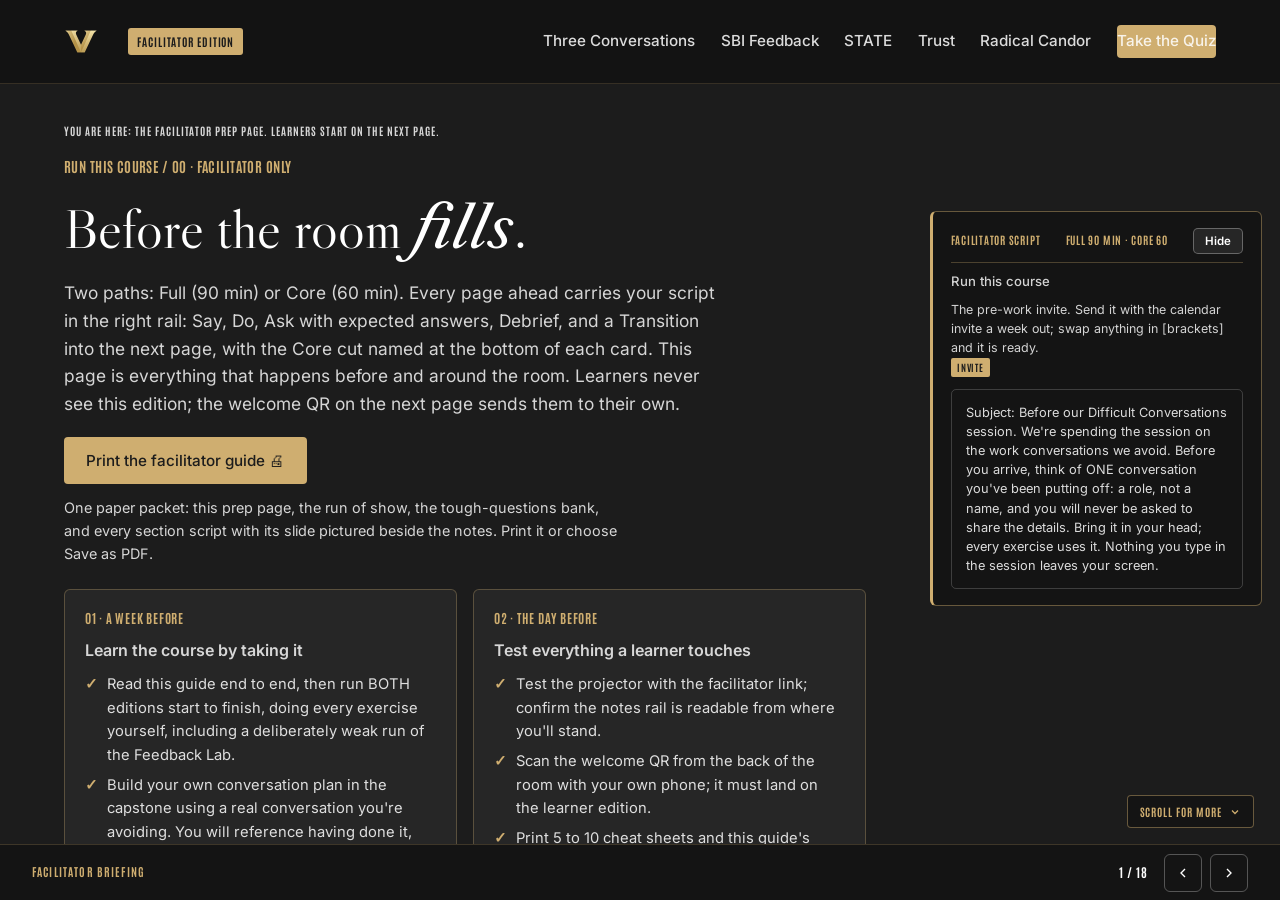
<file: facilitator/index.html>
<!DOCTYPE html>
<html lang="en">
<head>
<meta charset="UTF-8">
<meta name="robots" content="noindex">
<meta name="viewport" content="width=device-width, initial-scale=1">
<title>Difficult Conversations — Facilitator Edition | Vanderbilt</title>
<meta name="description" content="An interactive classroom experience for managers: the three conversations inside every hard exchange, SBI feedback, STATE openers, BRAVING trust, Radical Candor, and a real conversation plan.">
<meta property="og:type" content="website">
<meta property="og:title" content="Navigating Difficult Conversations | Vanderbilt Learning Series">
<meta property="og:description" content="Candor, trust, and courage for people managers: hands-on practice with SBI, STATE, BRAVING, and Radical Candor, ending in a real conversation plan.">
<meta property="og:url" content="https://futureslearninghub.github.io/Difficult_Conversations/">
<meta property="og:image" content="https://futureslearninghub.github.io/Difficult_Conversations/assets/img/social-card.png">
<meta property="og:image:width" content="1200">
<meta property="og:image:height" content="630">
<meta name="twitter:card" content="summary_large_image">
<meta name="twitter:title" content="Navigating Difficult Conversations | Vanderbilt Learning Series">
<meta name="twitter:image" content="https://futureslearninghub.github.io/Difficult_Conversations/assets/img/social-card.png">
<link rel="icon" href="../assets/img/favicon.svg" type="image/svg+xml">
<link rel="alternate icon" href="../assets/img/favicon-96.png">
<link rel="apple-touch-icon" href="../assets/img/favicon-96.png">

<link rel="preload" href="../assets/fonts/libre-caslon-display-latin-400-normal.woff2" as="font" type="font/woff2" crossorigin>
<link rel="preload" href="../assets/fonts/inter-latin-400-normal.woff2" as="font" type="font/woff2" crossorigin>

<link rel="stylesheet" href="../assets/css/styles.css?v=11">
<style>
  /* skill pills (course-level) */
  .skills { display: flex; flex-wrap: wrap; gap: .5rem; align-items: center; margin-top: 1.5rem; }
  .skills__label { font-family: var(--font-condensed); font-weight: 700; text-transform: uppercase;
    letter-spacing: .08em; font-size: .7rem; color: var(--vu-gold-flat); margin-right: .25rem; }
  .skillpill { display: inline-block; font-family: var(--font-condensed); font-weight: 700;
    text-transform: uppercase; letter-spacing: .06em; font-size: .68rem; line-height: 1.3;
    padding: .3rem .65rem; border-radius: 999px; border: 1px solid rgba(207,174,112,.55);
    color: rgba(255,255,255,.85); }
  .skillpill--core { background: var(--vu-gold-flat); border-color: var(--vu-gold-flat); color: var(--vu-black); }
</style>

<style>
/* ============ facilitator edition ============ */
.fac__badge { font-family: var(--font-condensed); font-weight: 700; text-transform: uppercase;
  letter-spacing: .08em; font-size: .7rem; color: var(--vu-black); background: var(--vu-gold-flat);
  padding: .3rem .55rem; border-radius: 3px; margin-left: .9rem; white-space: nowrap; }
@media (min-width: 1200px) {
  body.fac .slide { display: grid; grid-template-columns: minmax(0,1fr) 350px; align-items: center; column-gap: 0; overflow-y: auto; overflow-x: hidden; }
  body.fac .slide > .wrap { grid-column: 1; }
  body.fac .slide > .hero__video, body.fac .slide > .hero__canvas, body.fac .slide > .hero__scrim { grid-column: 1 / -1; }
  body.fac .facnote { grid-column: 2; align-self: start; position: sticky; top: calc(var(--nav-h) + 16px);
    margin: 0 18px 0 0; }
  body.fac .dots { display: none; } /* rail replaces the dot rail on the right */
}
.facnote {
  background: rgba(20,20,20,.96); color: rgba(255,255,255,.85); border: 1px solid rgba(207,174,112,.45);
  border-left: 3px solid var(--vu-gold-flat); border-radius: 6px; padding: 1rem 1.1rem;
  font-size: .82rem; line-height: 1.5; max-height: calc(100vh - var(--nav-h) - 48px); overflow: auto; z-index: 5;
}
@media (max-width: 1199px) { .facnote { margin: 1.5rem var(--pad-x) 0; } }
.facnote__head { display: flex; justify-content: space-between; gap: .5rem; align-items: baseline;
  font-family: var(--font-condensed); font-weight: 700; text-transform: uppercase; letter-spacing: .07em;
  font-size: .68rem; color: var(--vu-gold-flat); border-bottom: 1px solid rgba(207,174,112,.3);
  padding-bottom: .5rem; margin-bottom: .6rem; }
.facnote__purpose { margin: 0 0 .6rem; color: #fff; font-weight: 500; }
.facnote__steps { margin: 0 0 .6rem; padding-left: 1.05rem; display: grid; gap: .35rem; }
.facnote__meta { margin: .35rem 0 0; color: rgba(255,255,255,.75); }
.facnote__meta b { color: var(--vu-gold-flat); font-weight: 600; }
.facnote__core { border-top: 1px dashed rgba(207,174,112,.35); padding-top: .5rem; }
.facnote__blk { margin: .55rem 0 0; }
.facnote__tag { display: inline-block; font-family: var(--font-condensed); font-weight: 700; text-transform: uppercase;
  letter-spacing: .08em; font-size: .6rem; padding: .15rem .4rem; border-radius: 2px; margin-bottom: .25rem; }
.t-say { background: var(--vu-gold-flat); color: var(--vu-black); }
.t-do  { background: rgba(179,201,205,.9); color: var(--vu-black); }
.t-ask { background: rgba(139,161,142,.9); color: var(--vu-black); }
.t-deb { background: rgba(236,183,72,.9); color: var(--vu-black); }
.t-tra { background: rgba(255,255,255,.25); color: #fff; }
.facnote__script { margin: 0; font-family: var(--font-serif); font-style: italic; font-size: .88rem; color: #fff; }
.facnote__mini { margin: .25rem 0 0; font-size: .78rem; color: rgba(255,255,255,.75); }
.brief__grid { display: grid; gap: 1rem; grid-template-columns: 1fr; margin-top: 1.5rem; }
@media (min-width: 980px) { .brief__grid { grid-template-columns: repeat(2, 1fr); } }
.brief__box { background: #262626; border: 1px solid rgba(207,174,112,.3); border-radius: 6px; padding: 1.1rem 1.25rem; font-size: .92rem; }
.brief__box h3 { font-family: var(--font-condensed); font-weight: 700; text-transform: uppercase; letter-spacing: .06em;
  font-size: .8rem; color: var(--vu-gold-flat); margin-bottom: .6rem; }
.brief__box ol, .brief__box ul { margin: 0; padding-left: 1.1rem; display: grid; gap: .4rem; color: rgba(255,255,255,.85); }
.brief__wide { grid-column: 1 / -1; }
.brief__row { padding: .45rem 0; border-bottom: 1px solid rgba(255,255,255,.08); color: rgba(255,255,255,.85); }
.brief__row b { color: var(--vu-gold-flat); }
.brief__q { border-bottom: 1px solid rgba(255,255,255,.08); padding: .4rem 0; }
.brief__q summary { cursor: pointer; font-weight: 500; color: #fff; }
.brief__q p { margin: .4rem 0 .2rem; color: rgba(255,255,255,.8); font-size: .9rem; }
.brief__youarehere { font-family: var(--font-condensed); font-weight: 700; text-transform: uppercase;
  letter-spacing: .09em; font-size: .68rem; color: rgba(255,255,255,.55); margin-bottom: 1rem; }
.brief__sub { font-weight: 600; color: #fff; margin: 0 0 .6rem; font-size: 1rem; }
.brief__printnote { color: rgba(255,255,255,.7); font-size: .9rem; max-width: 62ch; margin-top: .75rem; }
.brief__box ol.checks, .brief__box ul.checks { list-style: none; padding-left: 0; }
.brief__box .checks li { position: relative; padding-left: 1.4rem; }
.brief__box .checks li::before { content: "\2713"; position: absolute; left: 0; color: var(--vu-gold-flat); font-weight: 700; }
.facnote__invite { border: 1px solid rgba(255,255,255,.18); border-radius: 5px; padding: .8rem .9rem;
  margin-top: .5rem; font-size: .8rem; color: rgba(255,255,255,.85); white-space: pre-wrap; }
/* hide/show the facilitator script */
.facnote__hide { font-family: var(--font-body, Inter, sans-serif); font-weight: 600; font-size: .72rem;
  color: #fff; background: rgba(255,255,255,.08); border: 1px solid rgba(255,255,255,.3);
  border-radius: 5px; padding: .3rem .7rem; cursor: pointer; text-transform: none; letter-spacing: 0; }
.facnote__hide:hover { border-color: var(--vu-gold-flat); }
body.fac-hide .facnote { display: none !important; }
@media (min-width: 1200px) { body.fac.fac-hide .slide { grid-template-columns: 1fr; } }
.facshow { position: fixed; right: clamp(14px, 2vw, 28px); top: calc(var(--nav-h) + 14px); z-index: 96;
  display: none; align-items: center; gap: .45rem;
  font-family: var(--font-condensed); font-weight: 700; text-transform: uppercase;
  letter-spacing: .09em; font-size: .68rem; color: var(--vu-gold-flat);
  background: rgba(20,20,20,.92); border: 1px solid rgba(207,174,112,.45); border-radius: 4px;
  padding: .5rem .75rem; cursor: pointer; }
body.fac-hide .facshow { display: inline-flex; }
</style>

</head>
<body class="fac">
<a class="skip-link" href="#s-agenda">Skip to content</a>

<!-- reading progress -->
<div class="progress" aria-hidden="true"><div class="progress__bar" id="progressBar"></div></div>

<!-- ===================== NAV ===================== -->
<header class="nav" id="nav">
  <a class="nav__brand" href="#top" aria-label="Vanderbilt University, home">
    <img class="nav__lockup" src="../assets/img/vu-lockup-white.png" alt="Vanderbilt University" width="250" height="65">
    <img class="nav__vicon" src="../assets/img/vu-v-icon-nav.png" alt="Vanderbilt University" width="34" height="25">
    <span class="fac__badge">Facilitator Edition</span>
  </a>
  <button class="nav__toggle" aria-label="Toggle menu" aria-expanded="false" aria-controls="navlinks">
    <svg viewBox="0 0 24 24" fill="none" stroke="currentColor" stroke-width="2"><line x1="3" y1="6" x2="21" y2="6"/><line x1="3" y1="12" x2="21" y2="12"/><line x1="3" y1="18" x2="21" y2="18"/></svg>
  </button>
  <nav class="nav__links" id="navlinks" aria-label="Sections">
    <a href="#s-three">Three Conversations</a>
    <a href="#s-sbi">SBI Feedback</a>
    <a href="#s-state">STATE</a>
    <a href="#s-braving">Trust</a>
    <a href="#s-candor">Radical Candor</a>
    <a class="btn" href="#s-recap">Take the Quiz</a>
  </nav>
</header>

<!-- bottom navigation bar -->
<div class="bottombar" role="group" aria-label="Presentation controls">
  <span class="bottombar__title" id="barTitle"></span>
  <div class="dots" id="dots" role="navigation" aria-label="Slide navigation"></div>
  <div class="bottombar__ctrl">
    <span class="bottombar__count" id="deckCount">1 / 17</span>
    <button id="deckPrev" aria-label="Previous slide"><svg viewBox="0 0 24 24" fill="none" stroke="currentColor" stroke-width="2"><polyline points="15 18 9 12 15 6"/></svg></button>
    <button id="deckNext" aria-label="Next slide"><svg viewBox="0 0 24 24" fill="none" stroke="currentColor" stroke-width="2"><polyline points="9 18 15 12 9 6"/></svg></button>
  </div>
</div>
<button class="scrollhint" id="scrollHint" type="button" aria-label="Scroll for more on this screen">Scroll for more <svg viewBox="0 0 24 24" fill="none" stroke="currentColor" stroke-width="2.5" width="12" height="12" aria-hidden="true"><polyline points="6 9 12 15 18 9"/></svg></button>

<main class="deck" id="top">

  <section class="slide on-dark" id="s-briefing" data-title="Facilitator briefing">
    <div class="wrap wrap-wide">
      <p class="brief__youarehere">You are here: the facilitator prep page. Learners start on the next page.</p>
      <p class="eyebrow">Run this course / 00 · Facilitator only</p>
      <h2 class="h2">Before the room <em>fills</em>.</h2>
      <p class="lead">Two paths: Full (90 min) or Core (60 min). Every page ahead carries your script in the right rail: Say, Do, Ask with expected answers, Debrief, and a Transition into the next page, with the Core cut named at the bottom of each card. This page is everything that happens before and around the room. Learners never see this edition; the welcome QR on the next page sends them to their own.</p>
      <div class="hero__cta" style="margin-top:1.25rem"><a class="btn" href="guide.html" target="_blank" rel="noopener">Print the facilitator guide &#128424;</a></div>
      <p class="brief__printnote">One paper packet: this prep page, the run of show, the tough-questions bank, and every section script with its slide pictured beside the notes. Print it or choose Save as PDF.</p>
      <div class="brief__grid"><div class="brief__box"><h3>01 · A week before</h3><p class="brief__sub">Learn the course by taking it</p><ol class="checks"><li>Read this guide end to end, then run BOTH editions start to finish, doing every exercise yourself, including a deliberately weak run of the Feedback Lab.</li><li>Build your own conversation plan in the capstone using a real conversation you're avoiding. You will reference having done it, not the contents.</li><li>Book a room where pairs can talk without shouting, and confirm guest wifi works for personal devices.</li><li>Decide your path now: Full (90-minute slot) or Core (60). Mark which group debriefs you keep.</li><li>Rehearse three scripted moments out loud: the Section 01 avoidance framing, the STATE opener read-aloud, and the contrast-statement demo in Section 08.</li><li>Send the pre-work invite (template on this page) with the calendar invite; primed rooms start five minutes faster.</li></ol></div><div class="brief__box"><h3>02 · The day before</h3><p class="brief__sub">Test everything a learner touches</p><ol class="checks"><li>Test the projector with the facilitator link; confirm the notes rail is readable from where you'll stand.</li><li>Scan the welcome QR from the back of the room with your own phone; it must land on the learner edition.</li><li>Print 5 to 10 cheat sheets and this guide's run-of-show.</li><li>Re-read the tough-questions bank; say the answers out loud once, especially the 'what if it's my boss' one. You will get it.</li></ol></div><div class="brief__box"><h3>03 · 30 minutes before</h3><p class="brief__sub">Set the room, set the tone</p><ol class="checks"><li>Welcome slide up as people arrive; it does the enrolling for you.</li><li>Close every other tab and app; silence the machine.</li><li>Test arrow-key navigation and one interaction (tap a ring of the SBI anatomy, run one Lab option).</li><li>Write 'PARKING LOT' at the top of the whiteboard.</li><li>Set the tone for yourself: this room is about to talk about conversations they're afraid of. Calm is contagious.</li></ol></div>
        <div class="brief__box"><h3>04 · Materials</h3><p class="brief__sub">Have these in hand</p><ul class="checks"><li>Projector or large display and the facilitator link open (this edition)</li><li>Facilitator laptop with arrow keys or clicker; all notifications off</li><li>Learner devices (BYOD) joining via the welcome-slide QR</li><li>A few printed cheat sheets (cheatsheet.html) for anyone without a device</li><li>Printed capstone worksheets (worksheet.html) for anyone without a device, and as the projector-failure fallback</li><li>Whiteboard or flip chart for the parking lot and the room's quadrant vote</li><li>Sticky notes and pens: the private-notes fallback, and several exercises here are deliberately private</li></ul></div>
        <div class="brief__box brief__wide"><h3>05 · When things go sideways</h3><p class="brief__sub">If it breaks, you have a move</p><div class="brief__row"><b>If Projector or the site fails mid-session:</b> Teach from the printed cheat sheet: SBI, STATE, the three conversations, and the quadrant grid all work on a whiteboard. The pair practice needs no screen at all.</div><div class="brief__row"><b>If Learner devices can't join (wifi/filters):</b> Run facilitator-only: interactions happen on the projector with volunteers calling choices; private exercises (avoidance slider, BRAVING, the capstone) move to the printed capstone worksheet or sticky notes. You lose typing, not learning.</div><div class="brief__row"><b>If You're 10+ minutes behind by Radical Candor (Section 06):</b> Declare the Core path silently: cut remaining group debriefs and the in-class videos. Never cut the STATE pair rep, the recap, or the capstone; they carry objectives 3 and 5.</div><div class="brief__row"><b>If Silence after you ask a question:</b> Count seven full seconds before rescuing; in this course especially, silence is people deciding whether to be honest. If it holds, narrow it: 'This table: Ruinous Empathy or Obnoxious Aggression?' Never answer your own question first.</div><div class="brief__row"><b>If One voice dominates, or someone starts naming real colleagues:</b> For dominators: 'Hold that; parking lot,' then invite two unheard voices. For naming names: step in immediately and kindly: 'Roles, not names, protects everyone in this room, including you.' Repeat the no-names norm; it is load-bearing.</div><div class="brief__row"><b>If Someone gets emotional or discloses a live, serious conflict:</b> Do not process it in the room. Acknowledge briefly ('That sounds genuinely hard, and I want to do it justice; find me at the break'), continue, and follow up privately. If it involves policy violations, harassment, or safety, route them to HR, not to this toolkit.</div></div>
        <div class="brief__box brief__wide"><h3>06 · Tough questions, ready answers</h3><p class="brief__sub">Say each answer out loud once before you teach</p><details class="brief__q"><summary>What if the difficult conversation I need is with my own boss?</summary><p>The tools point up as well as down. STATE was built for high-stakes talks with people who outrank you: facts first, story owned tentatively, a genuine ask. Pick your timing, be extra generous in interpretation, and remember McKinsey's frame: surfacing a real problem is part of your job, not insubordination.</p></details><details class="brief__q"><summary>I've let it slide for a year. Isn't it too late and too awkward now?</summary><p>It's more awkward, and still worth it. Name the delay honestly as yours: 'I should have raised this months ago, and that's on me.' That one sentence takes the ambush out of it and models the accountability you're about to ask for.</p></details><details class="brief__q"><summary>What about the person who cries or blows up every single time?</summary><p>A predictable reaction doesn't erase the standard; it changes your preparation. Plan the pause, have your contrast statement ready, pick a private time with slack after it. If the pattern repeats across many conversations, bring in your HR partner; that's a support structure, not an escalation.</p></details><details class="brief__q"><summary>Isn't scripting a conversation manipulative?</summary><p>You script yourself, not them. The opener and contrast statement exist because adrenaline makes everyone a worse version of themselves in the first 30 seconds. Preparing to be clear and kind under stress is care, not control. The other person still gets to change your mind; that's what the Ask step is for.</p></details><details class="brief__q"><summary>What if it turns out I'm the one who's wrong?</summary><p>Then the conversation worked. You traded a resentment for information. That's why STATE ends with 'encourage testing'; if you weren't willing to be wrong, it was a lecture with a question mark.</p></details><details class="brief__q"><summary>When does this stop being a conversation and become an HR matter?</summary><p>The toolkit covers performance, behavior, and working-relationship conversations. Policy violations, anything touching protected classes, safety concerns, or formal performance processes belong with HR from the start. When in doubt, consult HR before the conversation, not after it goes wrong.</p></details></div>
        <div class="brief__box brief__wide"><h3>07 · Copy-paste templates</h3><p class="brief__sub">Copy, swap the brackets, send</p><details class="brief__q"><summary>Pre-work invite (paste into the calendar invite)</summary><p>Subject: Before our Difficult Conversations session. We're spending the session on the work conversations we avoid. Before you arrive, think of ONE conversation you've been putting off: a role, not a name, and you will never be asked to share the details. Bring it in your head; every exercise uses it. Nothing you type in the session leaves your screen.</p></details><details class="brief__q"><summary>7-day pulse (send one week after)</summary><p>Subject: One week later, did it happen? Three quick lines, reply whenever: 1) Did you have the conversation you planned? 2) Which tool did you reach for (SBI, STATE, contrast statement)? 3) What happened, in one sentence? Replies come to me only. If it hasn't happened yet, that's useful to know too, and this note is your nudge.</p></details></div>
      </div>
      <p class="why" style="margin-top:1.5rem"><b>After the session:</b> Seven days out, send a three-line pulse: 'Did you have the conversation? Which tool did you use? What happened?' Replies are your Kirkpatrick Level 3 evidence. At 30/60/90 days, ask managers-of-managers whether SBI language is showing up in regular 1:1s.</p>
    </div>
    <aside class="facnote" aria-label="Facilitator notes"><div class="facnote__head"><span>Facilitator script</span><span class="facnote__time">Full 90 min · Core 60</span><button class="facnote__hide" type="button" aria-label="Hide the facilitator script">Hide</button></div><p class="facnote__purpose">Run this course</p><p class="facnote__mini">The pre-work invite. Send it with the calendar invite a week out; swap anything in [brackets] and it is ready.</p><span class="facnote__tag t-say">Invite</span><div class="facnote__invite">Subject: Before our Difficult Conversations session. We're spending the session on the work conversations we avoid. Before you arrive, think of ONE conversation you've been putting off: a role, not a name, and you will never be asked to share the details. Bring it in your head; every exercise uses it. Nothing you type in the session leaves your screen.</div></aside>
  </section>

  <!-- ============ 0 · WELCOME / QR ============ -->
  <section class="slide on-dark welcome" id="s-welcome" data-title="Scan to join">
    <div class="wrap" style="text-align:center">
      <img src="../assets/img/vu-v-icon.png" alt="Vanderbilt V" width="72" height="66" style="margin:0 auto 1.75rem;width:clamp(56px,6vw,80px);height:auto" data-reveal>
      <p class="eyebrow" data-reveal>Vanderbilt · Learning Series</p>
      <h1 class="h2" data-reveal style="max-width:22ch;margin-inline:auto">Welcome. Scan to bring this session <em class="gold-text">to your seat</em>.</h1>
      <div class="qr-card" id="qrCard" data-reveal data-url="https://futureslearninghub.github.io/Difficult_Conversations/">
        <div class="qr-card__code" id="qrBox" role="img" aria-label="QR code linking to this experience"></div>
        <p class="qr-card__url" id="qrUrl"></p>
      </div>
      <p class="lead" data-reveal style="margin:1.5rem auto 0;max-width:44ch">Learners scan this code and land on the learner edition; your screen keeps the notes. Every exercise is hands-on.</p>
      <div class="hero__meta" data-reveal style="justify-content:center">
        <div><b>8</b> Core skills</div>
        <div><b>90</b> Minutes (60 core)</div>
        <div><b>1</b> Real conversation you'll plan</div>
      </div>
      <div class="hero__cta" data-reveal style="justify-content:center">
        <a class="btn" href="#s-hero">We're ready, let's begin</a>
      </div>
    </div>
    <aside class="facnote" aria-label="Facilitator notes"><div class="facnote__head"><span>Facilitator script</span><span class="facnote__time">Full 3 min · Core 2</span><button class="facnote__hide" type="button" aria-label="Hide the facilitator script">Hide</button></div><p class="facnote__purpose">Get every learner into the experience on their own device, and set the privacy norm that makes honesty possible.</p><div class="facnote__blk"><span class="facnote__tag t-say">Say</span><p class="facnote__script">&ldquo;Welcome. Point your camera at that code before we start. Two ground rules for the next hour: nothing you type leaves your screen, and every example we touch uses roles, never names. That's what makes it safe to work on the real thing.&rdquo;</p></div><div class="facnote__blk"><span class="facnote__tag t-do">Do</span><ol class="facnote__steps"><li>Have this slide projected as people arrive.</li><li>Point at the QR and get phones up before you say anything else.</li><li>State the two norms: everything typed stays on their screen, and all examples today use roles, never names.</li><li>Confirm by show of hands that most of the room has the site open before advancing.</li></ol></div><p class="facnote__meta"><b>Validate:</b> 80%+ of the room has the deck open on a device.</p><p class="facnote__meta"><b>Watch for:</b> Anyone without a device: pair them with a neighbor now, and point them at the printed cheat sheet for the private exercises.</p><div class="facnote__blk"><span class="facnote__tag t-tra">Transition</span><p class="facnote__script">&ldquo;Everyone in? Then let me tell you what you'll walk out with.&rdquo;</p></div><p class="facnote__meta facnote__core"><b>60-min core:</b> Core: one scan prompt, state the two norms, move on.</p></aside>
  </section>

  <!-- ============ 1 · HERO ============ -->
  <section class="slide on-dark hero" id="s-hero" data-title="Objectives">
    <video class="hero__video" id="heroVideo" autoplay muted playsinline preload="auto" aria-hidden="true"
      data-playlist='["https://d8j0ntlcm91z4.cloudfront.net/user_3CCurpI0FW75YAnAl4Hbz3vPdBv/hf_20260715_234744_b40b99cb-38d3-4fbe-b537-aa520266436f.mp4","https://d8j0ntlcm91z4.cloudfront.net/user_3CCurpI0FW75YAnAl4Hbz3vPdBv/hf_20260715_234745_83a57ed8-54b3-4837-9af5-0d857aafadc1.mp4","https://d8j0ntlcm91z4.cloudfront.net/user_3CCurpI0FW75YAnAl4Hbz3vPdBv/hf_20260715_234747_fe1bada0-4ffe-468e-93a2-f3da325bba33.mp4"]'></video>
    <canvas class="hero__canvas" aria-hidden="true"></canvas>
    <div class="hero__scrim" aria-hidden="true"></div>
    <div class="wrap">
      <p class="eyebrow" data-reveal>Navigating Difficult Conversations · Vanderbilt · Manager Voyage</p>
      <h1 class="h-hero" data-reveal>Say the hard thing,<br><em class="gold-text">and keep the trust.</em></h1>
      <p class="lead" data-reveal style="margin-top:1.5rem">You already know what needs to be said. This session is about how: a shared, research-backed toolkit for the conversations you've been putting off.</p>
      <div class="objectives" data-reveal>
        <p class="objectives__label">By the end of this session, you will be able to</p>
        <ol class="objectives__list">
          <li>Name the three conversations hiding inside any hard exchange, and spot the one that trips you up</li>
          <li>Turn a vague concern into specific, fair feedback using the SBI model</li>
          <li>Open a candid conversation in a way that keeps the other person safe, using STATE</li>
          <li>Assess your own trust-building behaviors with the BRAVING inventory and pick one to strengthen</li>
          <li>Plan one real conversation you've been avoiding, and commit to having it within seven days</li>
        </ol>
      </div>
      <div class="skills" data-reveal aria-label="Skills this course builds">
        <span class="skills__label">Skills you'll build</span>
        <span class="skillpill skillpill--core">Leads and inspires teams</span>
        <span class="skillpill">Conflict Resolution</span>
        <span class="skillpill">De-escalation Techniques</span>
        <span class="skillpill">Influencing Skills</span>
      </div>
      <div class="hero__cta" data-reveal>
        <a class="btn" href="#s-cost">Begin the session</a>
        <a class="btn btn--ghost" href="#s-recap">Jump to the quiz</a>
      </div>
    </div>
    <aside class="facnote" aria-label="Facilitator notes"><div class="facnote__head"><span>Facilitator script</span><span class="facnote__time">Full 2 min · Core 1</span><button class="facnote__hide" type="button" aria-label="Hide the facilitator script">Hide</button></div><p class="facnote__purpose">Set the contract: five capabilities, ending in a real conversation with a date on it.</p><div class="facnote__blk"><span class="facnote__tag t-say">Say</span><p class="facnote__script">&ldquo;Most managers already know WHAT they need to say. Where it falls apart is HOW. In the next hour you get one shared toolkit from the best research there is, and you leave with one real conversation planned and dated. Not a hypothetical. Yours.&rdquo;</p></div><div class="facnote__blk"><span class="facnote__tag t-do">Do</span><ol class="facnote__steps"><li>Read the five objectives in plain language, briskly.</li><li>Land hard on the fifth: this session ends with a plan for a REAL conversation, not a worksheet.</li><li>Name the sources once for credibility: Harvard's negotiation faculty, CCL, Crucial Conversations, Brené Brown, Kim Scott, McKinsey, SHRM.</li></ol></div><div class="facnote__blk"><span class="facnote__tag t-ask">Ask</span><p class="facnote__script">&ldquo;Show of hands, no details: who has a conversation they've been putting off for more than a month?&rdquo;</p><p class="facnote__mini">Expect:</p><ul class="facnote__steps"><li>Most hands go up, some sheepishly</li><li>A few brave laughs and 'more than one'</li><li>Some hands stay down out of caution</li></ul><p class="facnote__mini">Respond: Acknowledge the hands: 'That's normal, and that's the raw material for today.' If hands stay down, add: 'If yours is down, either you're current, which is rare, or it's private, which is fine. Everything today works either way.'</p></div><p class="facnote__meta"><b>Validate:</b> Learners can say what the capstone will be (a planned, dated conversation).</p><p class="facnote__meta"><b>Watch for:</b> Eye-rolls at 'another soft-skills training': the objectives are the counter, every one is a concrete behavior.</p><div class="facnote__blk"><span class="facnote__tag t-tra">Transition</span><p class="facnote__script">&ldquo;Here's the road: eight ideas, each one building toward that conversation.&rdquo;</p></div><p class="facnote__meta facnote__core"><b>60-min core:</b> Core: objectives 1 and 5 out loud; the rest on screen.</p></aside>
  </section>

  <!-- ============ 2 · AGENDA ============ -->
  <section class="slide on-cream" id="s-agenda" data-title="The plan">
    <div class="wrap">
      <p class="eyebrow" data-reveal>What we'll cover</p>
      <h2 class="h2" data-reveal>Eight ideas, in <em>order</em>.</h2>
      <ol class="agenda">
        <li data-reveal><span class="num">01</span><div><h3>The cost of avoiding</h3><p>Why we put these conversations off, and what the silence actually costs.</p></div></li>
        <li data-reveal><span class="num">02</span><div><h3>The three conversations</h3><p>What Happened, Feelings, and Identity: the layers inside every hard exchange.</p></div></li>
        <li data-reveal><span class="num">03</span><div><h3>SBI feedback</h3><p>Situation, Behavior, Impact: turning a vague concern into something fair and specific.</p></div></li>
        <li data-reveal><span class="num">04</span><div><h3>Opening with STATE</h3><p>How to start candidly without triggering defensiveness.</p></div></li>
        <li data-reveal><span class="num">05</span><div><h3>Trust comes first</h3><p>The BRAVING inventory: seven behaviors that make hard feedback hearable.</p></div></li>
        <li data-reveal><span class="num">06</span><div><h3>Radical Candor</h3><p>Care personally, challenge directly, and the three ways managers miss.</p></div></li>
        <li data-reveal><span class="num">07</span><div><h3>The first 30 seconds</h3><p>Three questions and one opening line that set the whole conversation's course.</p></div></li>
        <li data-reveal><span class="num">08</span><div><h3>When it goes sideways</h3><p>Tears, anger, silence: how to restore safety without dropping the message.</p></div></li>
      </ol>
    </div>
    <aside class="facnote" aria-label="Facilitator notes"><div class="facnote__head"><span>Facilitator script</span><span class="facnote__time">Full 1 min · Core skip</span><button class="facnote__hide" type="button" aria-label="Hide the facilitator script">Hide</button></div><p class="facnote__purpose">Show the arc once so learners can place each tool as it arrives.</p><div class="facnote__blk"><span class="facnote__tag t-say">Say</span><p class="facnote__script">&ldquo;Eight ideas, four moves: why these talks are hard, what to actually say, what makes people able to hear it, and how to open, and recover, in the room.&rdquo;</p></div><div class="facnote__blk"><span class="facnote__tag t-do">Do</span><ol class="facnote__steps"><li>Walk the eight items in one breath each.</li><li>Point out the shape: why it's hard (01-02), what to say (03-04), what makes it hearable (05-06), how to open and recover (07-08).</li></ol></div><p class="facnote__meta"><b>Validate:</b> None needed; this is orientation.</p><p class="facnote__meta"><b>Watch for:</b> Don't teach here. If you're explaining a framework on the agenda slide, you're stealing time from its real slide.</p><div class="facnote__blk"><span class="facnote__tag t-tra">Transition</span><p class="facnote__script">&ldquo;Start with the uncomfortable math of putting it off.&rdquo;</p></div><p class="facnote__meta facnote__core"><b>60-min core:</b> Core: skip entirely; the deck's structure carries it.</p></aside>
  </section>

  <!-- ============ 3 · 01 THE COST OF AVOIDING ============ -->
  <section class="slide on-light" id="s-cost" data-count data-title="The cost">
    <div class="wrap">
      <p class="eyebrow" data-reveal>Section 01 · The Cost</p>
      <h2 class="h2" data-reveal>Silence is a <em>decision</em>.</h2>
      <div class="split">
        <div data-reveal>
          <p class="lead">Think of one difficult conversation you're avoiding right now. Almost everyone in this room has one. McKinsey's research on courageous conversations reframes the choice: speaking up isn't a personality trait, it's an <b>obligation to dissent</b>. Staying quiet is not neutral; it's a vote for things staying exactly as they are.</p>
          <p class="measure muted" style="margin-top:1rem">Drag the slider to how long you've been sitting on yours, and watch what the delay is doing.</p>
        </div>
        <div class="temp card" id="avoid" data-reveal>
          <p class="tag" id="avoidVal">About 2 weeks</p>
          <p class="temp__readout" id="avoidReadout"></p>
          <input class="slider" type="range" id="avoidSlider" min="0" max="120" value="30" aria-label="How long you have avoided the conversation">
          <div class="slider-scale"><span>Days</span><span>Weeks</span><span>Months</span></div>
          <p class="why" style="font-size:.85rem;margin-top:.75rem">Private. Nothing you touch here is saved or shared.</p>
        </div>
      </div>

      <div class="quiz" data-quiz data-reveal style="margin-top:2rem">
        <p class="quiz__q">Quick check: What usually happens to a difficult conversation you postpone?</p>
        <div class="quiz__options">
          <button class="opt" data-correct="1" data-why="The behavior becomes a pattern, your silence reads as approval, and the eventual conversation is bigger and harder."><span class="mark">A</span><span>It compounds: the issue grows and the talk gets harder</span></button>
          <button class="opt" data-correct="0" data-why="Occasionally, but the research pattern is the opposite: avoided issues escalate while trust quietly erodes."><span class="mark">B</span><span>It usually resolves itself if you wait</span></button>
          <button class="opt" data-correct="0" data-why="The discomfort you feel doesn't fade with time. The stakes rise while the discomfort stays."><span class="mark">C</span><span>It gets easier to raise later</span></button>
        </div>
        <p class="quiz__feedback" aria-live="polite"></p>
      </div>
      <details class="deeper" data-reveal>
        <summary><svg class="chev" viewBox="0 0 24 24" fill="none" stroke="currentColor" stroke-width="2.5" aria-hidden="true"><polyline points="9 18 15 12 9 6"/></svg> Go deeper</summary>
        <div class="deeper__body">
          <div><h4>In practice</h4><p>McKinsey splits every hard conversation into <b>hardware</b> (the facts, examples, and standards you bring) and <b>software</b> (tone, timing, safety, and intent). Most conversations fail on software, not hardware. Managers usually have the facts; what they haven't planned is the delivery. That's exactly what the next hour builds. Want the source? Read <a href="https://www.mckinsey.com/capabilities/strategy-and-corporate-finance/our-insights/courageous-conversations-how-to-lead-with-heart" target="_blank" rel="noopener" style="text-decoration:underline">"Courageous conversations: how to lead with heart"</a>.</p></div>
          <div class="deeper__ask"><h4><span class="mode">On your own</span> · 3 min</h4>
          <p class="why"><b>Why this matters:</b> The conversation you name here becomes your working example for every exercise today, and your capstone plan at the end.</p>
          <ol class="steps">
            <li>Write down, privately, the one conversation you're avoiding: who it's with and what it's about.</li>
            <li>Note what avoiding it has already cost: to the work, the team, or the relationship.</li>
            <li>Keep the note in reach. You'll use it in every section from here.</li>
          </ol></div>
        </div>
      </details>
    </div>
    <aside class="facnote" aria-label="Facilitator notes"><div class="facnote__head"><span>Facilitator script</span><span class="facnote__time">Full 6 min · Core 4</span><button class="facnote__hide" type="button" aria-label="Hide the facilitator script">Hide</button></div><p class="facnote__purpose">Make avoidance feel expensive instead of safe, and get each learner to privately name their real conversation.</p><div class="facnote__blk"><span class="facnote__tag t-say">Say</span><p class="facnote__script">&ldquo;Think of the conversation you're avoiding right now. Here's the uncomfortable part: while you wait, the behavior becomes a pattern, your silence tells them it's fine, and the conversation you eventually have is bigger than the one you skipped. McKinsey's researchers put it bluntly: speaking up isn't a personality trait, it's part of the job.&rdquo;</p></div><div class="facnote__blk"><span class="facnote__tag t-do">Do</span><ol class="facnote__steps"><li>Give the McKinsey reframe: courage isn't a trait, it's an obligation to dissent. Silence is a decision.</li><li>Demo the avoidance slider on the projector; drag it slowly from days to months and let the readout land.</li><li>Send them to their devices: drag it to YOUR number. Emphasize it's private.</li><li>Run the quick check, then the 3-minute solo activity: write down the conversation, who and what, on paper or notes app.</li><li>Insist they keep the note in reach; every section from here uses it.</li></ol></div><div class="facnote__blk"><span class="facnote__tag t-ask">Ask</span><p class="facnote__script">&ldquo;What do we tell ourselves in the moment we decide not to raise it?&rdquo;</p><p class="facnote__mini">Expect:</p><ul class="facnote__steps"><li>'It's not the right time' / 'I'll do it after the busy season'</li><li>'Maybe it'll fix itself' / 'It's not that big a deal'</li><li>'I don't want to demotivate them' / 'They're going through a lot'</li></ul><p class="facnote__mini">Respond: Collect three or four, then name the pattern: every one of these is a kindness story we tell about a decision that isn't kind. The person never gets the chance to fix what they can't see.</p></div><div class="facnote__blk"><span class="facnote__tag t-deb">Debrief</span><p class="facnote__mini">The cheapest version of this conversation is the one you have earliest. Every week of delay raises the price.</p></div><p class="facnote__meta"><b>Validate:</b> Quick check answered correctly by the room; every learner has visibly written something down.</p><p class="facnote__meta"><b>Watch for:</b> Learners writing nothing because 'mine's too messy.' Reframe: messy is exactly what the toolkit is for; start with the least messy one you've got.</p><div class="facnote__blk"><span class="facnote__tag t-tra">Transition</span><p class="facnote__script">&ldquo;So why do we still avoid them? Because there's more happening in a hard conversation than the topic. Three things, actually.&rdquo;</p></div><p class="facnote__meta facnote__core"><b>60-min core:</b> Core: skip the slider demo on the projector; straight to their devices, then the written note. The note is non-negotiable.</p></aside>
  </section>

  <!-- ============ 4 · MANIFESTO ============ -->
  <section class="slide on-cream manifesto" id="s-belief" data-title="One idea">
    <div class="wrap">
      <p class="eyebrow" data-reveal>The core idea</p>
      <p>A difficult conversation avoided does not disappear. It compounds.</p>
    </div>
    <aside class="facnote" aria-label="Facilitator notes"><div class="facnote__head"><span>Facilitator script</span><span class="facnote__time">Full 1 min · Core skip</span><button class="facnote__hide" type="button" aria-label="Hide the facilitator script">Hide</button></div><p class="facnote__purpose">One beat of stillness to lock the core idea before the toolkit starts.</p><div class="facnote__blk"><span class="facnote__tag t-say">Say</span><p class="facnote__script">&ldquo;A difficult conversation avoided does not disappear. It compounds.&rdquo;</p></div><div class="facnote__blk"><span class="facnote__tag t-do">Do</span><ol class="facnote__steps"><li>Let the line animate word by word. Say nothing until it finishes.</li><li>Read it once, slowly, then advance.</li></ol></div><p class="facnote__meta"><b>Validate:</b> None; this is pacing.</p><p class="facnote__meta"><b>Watch for:</b> The urge to talk over it. Don't.</p><div class="facnote__blk"><span class="facnote__tag t-tra">Transition</span><p class="facnote__script">&ldquo;Here's the model that explains why they feel so hard.&rdquo;</p></div><p class="facnote__meta facnote__core"><b>60-min core:</b> Core: skip; say the line yourself as you pass it.</p></aside>
  </section>

  <!-- ============ 5 · 02 THE THREE CONVERSATIONS ============ -->
  <section class="slide on-dark" id="s-three" data-count data-title="Three conversations">
    <div class="wrap">
      <p class="eyebrow" data-reveal>Section 02 · The Model</p>
      <h2 class="h2" data-reveal>Every hard talk is <em>three</em> talks.</h2>
      <p class="lead" data-reveal>The Harvard Negotiation Project found that inside every difficult conversation, three conversations run at once. "Just stick to the facts" fails because the facts are only one of them.</p>

      <div class="grid grid-3" style="margin-top:2.5rem">
        <div class="card" data-reveal>
          <span class="tag">Conversation 1</span>
          <h3>What Happened</h3>
          <p class="muted">The battle over the facts: who said what, who's right, who's to blame. Each of you holds a different, sincere story about the same events.</p>
        </div>
        <div class="card" data-reveal>
          <span class="tag">Conversation 2</span>
          <h3>Feelings</h3>
          <p class="muted">The emotions underneath: frustration, hurt, anxiety. Unspoken, they leak into tone and word choice anyway. Named, they lose their grip.</p>
        </div>
        <div class="card" data-reveal>
          <span class="tag">Conversation 3</span>
          <h3>Identity</h3>
          <p class="muted">The quiet one you have with yourself: "What does this say about me?" Am I competent? Am I a good manager? This one drives the avoidance.</p>
        </div>
      </div>

      <div class="yt" data-reveal data-embed="https://www.youtube-nocookie.com/embed/xIJapLzlYw4" data-yttitle="How to Have Difficult Conversations, Simon Sinek">
        <button class="yt__load" type="button">
          <span class="yt__play" aria-hidden="true">▶</span>
          <span class="yt__title">Watch: Simon Sinek on how to have difficult conversations</span>
          <span class="yt__src">Simon Sinek · Loads YouTube on click</span>
        </button>
        <p class="yt__alt">Prefer a new tab? <a href="https://www.youtube.com/watch?v=xIJapLzlYw4" target="_blank" rel="noopener">Open on YouTube</a>.</p>
        <p class="why" style="margin:.35rem 0 0"><b>Why this video:</b> practical and squarely on today's topic. Play the first five minutes in class; the model on this slide comes from the book <em>Difficult Conversations</em> (Stone, Patton &amp; Heen), the deeper read.</p>
      </div>

      <div class="quiz" id="threeTrainer" data-reveal style="margin-top:2.5rem">
        <p class="eyebrow" style="margin-bottom:.5rem">Play · Name that conversation</p>
        <p class="why" style="margin-top:0"><b>Why this matters:</b> in the room, these three layers blur together. Learning to tell them apart is what lets you respond to the right one.</p>
        <p class="quiz__progress" id="threeProgress"></p>
        <p class="quiz__q" id="threeQ" style="margin-top:.4rem"></p>
        <div class="quiz__options" id="threeOptions" role="group" aria-label="Conversation type choices"></div>
        <p class="quiz__feedback" id="threeFeedback" aria-live="polite"></p>
        <div class="quiz__nav">
          <button class="btn" id="threeNext" style="visibility:hidden">Next line</button>
        </div>
        <div id="threeResult" hidden aria-live="polite"></div>
      </div>

      <details class="deeper" data-reveal>
        <summary><svg class="chev" viewBox="0 0 24 24" fill="none" stroke="currentColor" stroke-width="2.5" aria-hidden="true"><polyline points="9 18 15 12 9 6"/></svg> Go deeper</summary>
        <div class="deeper__body">
          <div><h4>In practice</h4><p>The escape from the What Happened battle is the <b>third story</b>: the version a neutral observer would tell, where both views are real. "I think we see the deadline differently, and I'd like to understand your side" opens a door. "You missed the deadline" closes one. And when a facts argument keeps going in circles, it's usually an identity argument in disguise. The circle is the tell.</p></div>
          <div class="deeper__ask"><h4><span class="mode">As a group</span> · 5 min</h4>
          <p class="why"><b>Why this matters:</b> Hearing which conversation trips up other managers normalizes yours, and the pattern in the room is always the same: Identity.</p>
          <ol class="steps">
            <li>In pairs or threes, no names and no details: share which of the three conversations trips you up most.</li>
            <li>Ask each other: what does that conversation sound like in your head?</li>
            <li>One line back to the room per group: which conversation, and one word why.</li>
          </ol>
          <p class="why" style="margin-top:.6rem"><b>Flying solo?</b> Label your avoided conversation from Section 01: which of the three is loudest, and what is it saying?</p></div>
        </div>
      </details>
    </div>
    <aside class="facnote" aria-label="Facilitator notes"><div class="facnote__head"><span>Facilitator script</span><span class="facnote__time">Full 10 min · Core 7</span><button class="facnote__hide" type="button" aria-label="Hide the facilitator script">Hide</button></div><p class="facnote__purpose">Install the session's diagnostic lens: every hard exchange runs a facts, a feelings, and an identity conversation at once.</p><div class="facnote__blk"><span class="facnote__tag t-say">Say</span><p class="facnote__script">&ldquo;The Harvard Negotiation Project studied thousands of hard conversations and found the same three running underneath every one. There's the What Happened conversation, the battle over facts. There's the Feelings conversation, the emotion underneath that leaks into your tone whether you name it or not. And there's the Identity conversation, the one you have with yourself: what does raising this say about me? That third one is usually why the conversation isn't happening.&rdquo;</p></div><div class="facnote__blk"><span class="facnote__tag t-do">Do</span><ol class="facnote__steps"><li>Teach the three cards briskly: What Happened, Feelings, Identity. Spend your emphasis on Identity; it powers avoidance.</li><li>Play the first ~5 minutes of the Simon Sinek video if on the Full path; preview your stop point in advance.</li><li>Send them to 'Name that conversation' on their devices: five lines, label each.</li><li>Watch the room's scores; item 4 (hurt wearing a fact costume) catches the most people. Call that out.</li><li>Run the group activity: pairs share which conversation trips them up most, one line back per pair.</li></ol></div><div class="facnote__blk"><span class="facnote__tag t-ask">Ask</span><p class="facnote__script">&ldquo;Why does 'just stick to the facts' fail as advice?&rdquo;</p><p class="facnote__mini">Expect:</p><ul class="facnote__steps"><li>Because the other person has different facts</li><li>Because feelings come out anyway, in tone</li><li>Because the real fight isn't about the facts</li></ul><p class="facnote__mini">Respond: All three are right. Facts are one conversation out of three; the advice ignores two-thirds of what's happening. And when a facts argument loops in circles, it's almost always an identity argument in disguise.</p></div><div class="facnote__blk"><span class="facnote__tag t-deb">Debrief</span><p class="facnote__mini">You can't respond to the right conversation until you can tell which one you're in. That's the skill you just practiced.</p></div><p class="facnote__meta"><b>Validate:</b> 4+ of 5 on the labeler for most of the room; pairs can name their trip-wire conversation.</p><p class="facnote__meta"><b>Watch for:</b> The word 'Identity' getting read as jargon. Translate it every time: it's the 'what does this say about me?' voice.</p><div class="facnote__blk"><span class="facnote__tag t-tra">Transition</span><p class="facnote__script">&ldquo;Now the toolkit turns practical: how do you say the hard content itself? Three letters: SBI.&rdquo;</p></div><p class="facnote__meta facnote__core"><b>60-min core:</b> Core: cut the video (assign as follow-up) and the pair share; keep the teach and the labeler.</p></aside>
  </section>

  <!-- ============ 6 · 03 SBI ============ -->
  <section class="slide on-light" id="s-sbi" data-count data-title="SBI feedback">
    <div class="wrap">
      <p class="eyebrow" data-reveal>Section 03 · SBI Feedback</p>
      <h2 class="h2" data-reveal>Specific beats <em>vague</em>.</h2>
      <p class="lead" data-reveal style="margin-bottom:2rem">"You're always late" starts a fight. The Center for Creative Leadership's SBI model turns the same concern into something a person can actually hear and act on. Hover or tap each part to find it in a real example.</p>
      <div class="split" id="sbiAnatomy">
        <div class="prompt-box" data-reveal>
          <span class="ppart" data-part="situation">In Monday's client review,</span>
          <span class="ppart" data-part="behavior">you presented the draft numbers before we'd agreed on the final version,</span>
          <span class="ppart" data-part="impact">and the client saw two different totals. It cost us credibility in the room, and I spent the afternoon repairing it.</span>
        </div>
        <div class="pkey" data-reveal>
          <button data-target="situation"><span class="sw" style="background:#B3C9CD"></span><span><b>Situation</b><p class="muted">Anchor it in time and place. "Always" and "never" are accusations; Monday is a fact.</p></span></button>
          <button data-target="behavior"><span class="sw" style="background:#CFAE70"></span><span><b>Behavior</b><p class="muted">What a camera would have seen. Not "you were careless"; what they actually did.</p></span></button>
          <button data-target="impact"><span class="sw" style="background:#8BA18E"></span><span><b>Impact</b><p class="muted">The concrete effect on the work, the team, or you. This is why it matters, without a verdict.</p></span></button>
        </div>
      </div>

      <div class="quiz" data-quiz data-reveal style="margin-top:2rem">
        <p class="quiz__q">Quick check: Which of these is a Behavior statement, the way SBI means it?</p>
        <div class="quiz__options">
          <button class="opt" data-correct="1" data-why="A camera could have recorded it. That's the test: observable, specific, no verdict attached."><span class="mark">A</span><span>"You arrived twenty minutes after the meeting started"</span></button>
          <button class="opt" data-correct="0" data-why="That's a judgment about character, not an observation. It invites a debate about who they are."><span class="mark">B</span><span>"You're unreliable"</span></button>
          <button class="opt" data-correct="0" data-why="That's mind-reading their motive. You can observe actions; you can only guess at intent."><span class="mark">C</span><span>"You clearly don't respect the team's time"</span></button>
        </div>
        <p class="quiz__feedback" aria-live="polite"></p>
      </div>
      <details class="deeper" data-reveal>
        <summary><svg class="chev" viewBox="0 0 24 24" fill="none" stroke="currentColor" stroke-width="2.5" aria-hidden="true"><polyline points="9 18 15 12 9 6"/></svg> Go deeper</summary>
        <div class="deeper__body">
          <div><h4>In practice</h4><p>Two upgrades once SBI is habit. First, <b>SBI-I</b>: after the impact, ask about <b>intent</b>: "What was going on for you?" It replaces your guess about their motive with their answer. Second, ATD's three Rs: feedback is <b>reinforcing</b> (do more of this), <b>redirecting</b> (change this), or <b>reprimanding</b> (this crossed a line). Most managers underuse the first and blur the last two. Prefer video to prose? <a href="https://www.youtube.com/watch?v=Q27eQvLZCzk" target="_blank" rel="noopener" style="text-decoration:underline">SBI with worked examples</a> (8 min).</p></div>
          <div class="deeper__ask"><h4><span class="mode">On your own</span> · 4 min</h4>
          <p class="why"><b>Why this matters:</b> Your avoided conversation almost certainly contains a vague accusation. This turns it into something hearable before you're in the room.</p>
          <ol class="steps">
            <li>Take the conversation you named in Section 01 and write the concern as you'd blurt it ("they keep missing deadlines").</li>
            <li>Rewrite it as SBI: one specific situation, the observable behavior, the concrete impact.</li>
            <li>Read both versions. Notice which one you could actually say to their face.</li>
          </ol></div>
        </div>
      </details>
    </div>
    <aside class="facnote" aria-label="Facilitator notes"><div class="facnote__head"><span>Facilitator script</span><span class="facnote__time">Full 7 min · Core 5</span><button class="facnote__hide" type="button" aria-label="Hide the facilitator script">Hide</button></div><p class="facnote__purpose">Replace vague accusation with the Situation-Behavior-Impact structure, and install the camera test for behavior.</p><div class="facnote__blk"><span class="facnote__tag t-say">Say</span><p class="facnote__script">&ldquo;'You're always late' starts a fight. Not because it's too honest, but because it's not honest enough: no time, no place, no specifics, just a verdict. The Center for Creative Leadership's fix has three parts. Situation: when and where, so it's a fact, not a pattern-accusation. Behavior: what a camera would have seen. Impact: what it cost, concretely. Watch what happens to the same complaint when it goes through that machine.&rdquo;</p></div><div class="facnote__blk"><span class="facnote__tag t-do">Do</span><ol class="facnote__steps"><li>Walk the anatomy on the projector: hover Situation, then Behavior, then Impact, reading each highlighted piece.</li><li>Teach the camera test out loud: if a camera couldn't have recorded it, it's a judgment, not a behavior.</li><li>Run the quick check; option C ('you clearly don't respect the team's time') is the useful wrong answer, it's a mind-read.</li><li>Send them to the solo activity: rewrite their own avoided concern as SBI, next to their note from Section 01.</li></ol></div><div class="facnote__blk"><span class="facnote__tag t-ask">Ask</span><p class="facnote__script">&ldquo;What's the actual difference between 'you're unreliable' and 'the report went out with last quarter's numbers'?&rdquo;</p><p class="facnote__mini">Expect:</p><ul class="facnote__steps"><li>One is opinion, one is fact</li><li>You can argue with a label but not with the numbers</li><li>One attacks the person, one describes the work</li></ul><p class="facnote__mini">Respond: Exactly: one is contestable and one is checkable. People defend themselves against verdicts; they solve problems. SBI keeps the problem the problem.</p></div><div class="facnote__blk"><span class="facnote__tag t-deb">Debrief</span><p class="facnote__mini">The camera test is the whole slide: if a camera couldn't have seen it, don't say it as if it's a fact.</p></div><p class="facnote__meta"><b>Validate:</b> Quick check correct; learners have a written SBI version of their own concern.</p><p class="facnote__meta"><b>Watch for:</b> SBI statements that smuggle the verdict back in ('...and it was really disappointing'). Flag it kindly: impact is a cost, not a grade.</p><div class="facnote__blk"><span class="facnote__tag t-tra">Transition</span><p class="facnote__script">&ldquo;Structure alone isn't enough; you can deliver a perfect SBI and still watch it land like an attack. Let's feel that difference.&rdquo;</p></div><p class="facnote__meta facnote__core"><b>60-min core:</b> Core: anatomy plus quick check, and the rewrite happens inside the Lab next slide instead of separately.</p></aside>
  </section>

  <!-- ============ 7 · FEEDBACK LAB ============ -->
  <section class="slide on-cream" id="s-lab" data-title="Feedback Lab">
    <div class="wrap">
      <p class="eyebrow" data-reveal>Practice · Feedback Lab</p>
      <h2 class="h2" data-reveal>Build one that <em>lands</em>.</h2>
      <p class="lead" data-reveal>Your task: a teammate has come to your last two planning meetings unprepared, and you need to say so. Choose one option for each part of the feedback, then deliver it and see how it lands.</p>
      <p class="why" data-reveal><b>Why this matters:</b> feeling the reaction change as each part sharpens is the fastest way to internalize SBI before you write your own. The graded reactions are illustrative, not a simulation of any real person.</p>
      <div class="lab" id="feedbackLab" data-reveal>
        <div class="lab__slots" id="labSlots"></div>
        <div class="lab__runrow">
          <button class="btn btn--dark" id="labRun" disabled>Deliver the feedback</button>
          <span class="quiz__progress" id="labStatus">Choose all three parts to deliver</span>
        </div>
        <div class="lab__outcome" id="labOutcome" hidden aria-live="polite"></div>
      </div>
    </div>
    <aside class="facnote" aria-label="Facilitator notes"><div class="facnote__head"><span>Facilitator script</span><span class="facnote__time">Full 8 min · Core 6</span><button class="facnote__hide" type="button" aria-label="Hide the facilitator script">Hide</button></div><p class="facnote__purpose">Let learners feel how the reaction changes as each SBI part sharpens; the reaction is the teacher.</p><div class="facnote__blk"><span class="facnote__tag t-say">Say</span><p class="facnote__script">&ldquo;Same concern, three ways to say each part. Your job: assemble the feedback and watch how it lands. I'll go first, and I'm going to do it badly on purpose, because you've all heard this version.&rdquo;</p></div><div class="facnote__blk"><span class="facnote__tag t-do">Do</span><ol class="facnote__steps"><li>Frame the scenario: a teammate came unprepared to the last two planning meetings, and you're saying so.</li><li>On the projector, deliberately build the WORST version (A-A-A) and deliver it. Let the defensive reaction land on the room.</li><li>Send them to their devices: build and deliver their own, iterate until it lands.</li><li>Circulate. Ask people showing a mid-tier result which part is costing them.</li><li>Pull the room back and ask who got the strong reaction, and what they changed to get it.</li></ol></div><div class="facnote__blk"><span class="facnote__tag t-ask">Ask</span><p class="facnote__script">&ldquo;When I delivered the worst version, what did the reply defend: the work, or the person's character?&rdquo;</p><p class="facnote__mini">Expect:</p><ul class="facnote__steps"><li>Their character, they brought up staying late</li><li>They never addressed the actual problem</li><li>They counter-attacked</li></ul><p class="facnote__mini">Respond: Right. Attack character, and character is what gets defended. The status doc never came up. Vague feedback isn't gentler; it just changes the subject from the problem to the person.</p></div><div class="facnote__blk"><span class="facnote__tag t-deb">Debrief</span><p class="facnote__mini">The reaction you get is diagnostic: defending the work means your feedback was about the work. Defending themselves means it wasn't.</p></div><p class="facnote__meta"><b>Validate:</b> Most of the room reaches the strong (8-9/9) outcome within the time box.</p><p class="facnote__meta"><b>Watch for:</b> Option-B-everywhere players getting a mediocre result and shrugging: push them to find WHICH slot is weakest, that's the diagnostic habit.</p><div class="facnote__blk"><span class="facnote__tag t-tra">Transition</span><p class="facnote__script">&ldquo;You now have the content. The next tool is the delivery: how you open your mouth without raising their shields.&rdquo;</p></div><p class="facnote__meta facnote__core"><b>60-min core:</b> Core: skip your projector demo of the worst run; one sentence of framing, straight to devices.</p></aside>
  </section>

  <!-- ============ 8 · 04 STATE ============ -->
  <section class="slide on-dark" id="s-state" data-count data-title="Opening with STATE">
    <div class="wrap">
      <p class="eyebrow" data-reveal>Section 04 · The Opening</p>
      <h2 class="h2" data-reveal>Candid, <em>not combative</em>.</h2>
      <p class="lead" data-reveal style="margin-bottom:2rem">SBI gives you the content. The Crucial Conversations STATE model gives you the delivery: a way to say something honest while keeping the other person safe enough to hear it. Hover or tap each move to see it in the opener.</p>
      <div class="split" id="stateAnatomy">
        <div class="prompt-box" data-reveal>
          <span class="ppart" data-part="share">The last two releases went out four days after the date we committed to.</span>
          <span class="ppart" data-part="tell">I'm starting to worry that we're overcommitting, and that it's putting us in a bad spot with the client.</span>
          <span class="ppart" data-part="tentative">I might be missing part of the picture.</span>
          <span class="ppart" data-part="ask">How does it look from where you sit?</span>
          <span class="ppart" data-part="encourage">If you see it differently, I genuinely want to hear it.</span>
        </div>
        <div class="pkey" data-reveal>
          <button data-target="share"><span class="sw" style="background:#B3C9CD"></span><span><b>Share the facts</b><p class="muted">Start with what's least controversial: the observable record.</p></span></button>
          <button data-target="tell"><span class="sw" style="background:#8BA18E"></span><span><b>Tell your story</b><p class="muted">Your interpretation, owned as yours: "I'm starting to think…"</p></span></button>
          <button data-target="tentative"><span class="sw" style="background:#ECB748"></span><span><b>Talk tentatively</b><p class="muted">Hold your story as a story, not a verdict. Confidence in facts, humility in interpretation.</p></span></button>
          <button data-target="ask"><span class="sw" style="background:#CFAE70"></span><span><b>Ask for their path</b><p class="muted">A real question, asked because you want the answer.</p></span></button>
          <button data-target="encourage"><span class="sw" style="background:#B49248"></span><span><b>Encourage testing</b><p class="muted">Invite disagreement out loud. It's the strongest safety signal there is.</p></span></button>
        </div>
      </div>

      <div class="yt" data-reveal data-embed="https://www.youtube-nocookie.com/embed/swrnRLvspDA" data-yttitle="Crucial Conversations preview">
        <button class="yt__load" type="button">
          <span class="yt__play" aria-hidden="true">▶</span>
          <span class="yt__title">Watch: Crucial Conversations in 6 minutes</span>
          <span class="yt__src">Crucial Learning · Loads YouTube on click</span>
        </button>
        <p class="yt__alt">Prefer a new tab? <a href="https://www.youtube.com/watch?v=swrnRLvspDA" target="_blank" rel="noopener">Open on YouTube</a>.</p>
        <p class="why" style="margin:.35rem 0 0"><b>Why this video:</b> it shows a high-stakes talk going wrong and then right, using exactly the moves above.</p>
      </div>

      <div class="quiz" data-quiz data-reveal style="margin-top:2.5rem">
        <p class="quiz__q">Quick check: Why does STATE open with the facts instead of your conclusion?</p>
        <div class="quiz__options">
          <button class="opt" data-correct="1" data-why="Facts are the least controversial starting point. Leading with your verdict makes them defend; leading with the record lets you both look at the same thing."><span class="mark">A</span><span>Facts are hardest to argue with, so the talk starts on shared ground</span></button>
          <button class="opt" data-correct="0" data-why="Facts aren't a softener, they're a foundation. The point is shared ground, not cushioning."><span class="mark">B</span><span>It softens the blow before the real accusation</span></button>
          <button class="opt" data-correct="0" data-why="STATE isn't about winning. Conclusion-first is exactly what triggers defensiveness."><span class="mark">C</span><span>It builds a stronger case so you win the argument</span></button>
        </div>
        <p class="quiz__feedback" aria-live="polite"></p>
      </div>

      <details class="deeper" data-reveal>
        <summary><svg class="chev" viewBox="0 0 24 24" fill="none" stroke="currentColor" stroke-width="2.5" aria-hidden="true"><polyline points="9 18 15 12 9 6"/></svg> Go deeper</summary>
        <div class="deeper__body">
          <div><h4>In practice</h4><p>Pair with a neighbor. One of you reads the opener on this slide aloud; the other listens for one thing only: did it feel safe, or did it feel like an accusation? Then swap. The listener's ear, not the speaker's intent, is the measure. You'll use the same test on your own opener in the capstone.</p></div>
          <div class="deeper__ask"><h4><span class="mode">As a group</span> · 6 min</h4>
          <p class="why"><b>Why this matters:</b> Saying a STATE opener out loud once, to a real face, is worth ten silent rehearsals. This is the practice rep the research says drives behavior change.</p>
          <ol class="steps">
            <li>In pairs: take the SBI statement you wrote in Section 03 and open it with STATE, out loud, to your partner.</li>
            <li>Partner gives exactly one line of feedback: "that felt safe" or "that felt like an accusation," and why.</li>
            <li>Swap roles. Then each of you adjusts one word or phrase based on what you heard.</li>
          </ol>
          <p class="why" style="margin-top:.6rem"><b>Flying solo?</b> Say your opener out loud to the mirror or record it on your phone, then listen as the receiver. Same test: safe, or accusation?</p></div>
        </div>
      </details>
    </div>
    <aside class="facnote" aria-label="Facilitator notes"><div class="facnote__head"><span>Facilitator script</span><span class="facnote__time">Full 8 min · Core 4</span><button class="facnote__hide" type="button" aria-label="Hide the facilitator script">Hide</button></div><p class="facnote__purpose">Give learners a safe-opening pattern (STATE) and one real out-loud rep of their own opener.</p><div class="facnote__blk"><span class="facnote__tag t-say">Say</span><p class="facnote__script">&ldquo;SBI is what you say. STATE is how you say it without raising their shields. Start with facts, because facts are the least controversial thing you own. Then your story, held as a story: 'I'm starting to think,' not 'clearly you.' Then a real question. The magic words are the tentative ones; they're not weakness, they're accuracy. You're sure about the dates; you're guessing about the why.&rdquo;</p></div><div class="facnote__blk"><span class="facnote__tag t-do">Do</span><ol class="facnote__steps"><li>Walk the anatomy: Share facts, Tell your story, Talk tentatively, Ask, Encourage testing. Read the full opener aloud once, straight through.</li><li>Play the Crucial Conversations 6-minute preview on the Full path.</li><li>Run the quick check on why facts come first.</li><li>Then the main event: the pair rep. Each person opens THEIR conversation (from their note) out loud; partner answers with exactly one line: 'felt safe' or 'felt like an accusation,' and why.</li><li>Time it tightly: 2 minutes each plus swap.</li></ol></div><div class="facnote__blk"><span class="facnote__tag t-ask">Ask</span><p class="facnote__script">&ldquo;Listen to the difference: 'You don't care about deadlines' versus 'I'm starting to worry we're overcommitting.' What changed?&rdquo;</p><p class="facnote__mini">Expect:</p><ul class="facnote__steps"><li>The second one owns it as your view</li><li>First one is about them, second is about the situation</li><li>The second leaves room to be wrong</li></ul><p class="facnote__mini">Respond: All of that. The first sentence is a verdict they must overturn; the second is a hypothesis they can add to. Same concern, opposite conversations.</p></div><div class="facnote__blk"><span class="facnote__tag t-deb">Debrief</span><p class="facnote__mini">Candor is measured at the listener's ear. The pair rep you just did is the only reliable test of your opener; the mirror lies to you.</p></div><p class="facnote__meta"><b>Validate:</b> Every learner has said their opener out loud once and received the one-line verdict.</p><p class="facnote__meta"><b>Watch for:</b> Pairs slipping into discussing the situation instead of practicing the opener. Redirect: 'The content isn't the exercise; the first four sentences are.'</p><div class="facnote__blk"><span class="facnote__tag t-tra">Transition</span><p class="facnote__script">&ldquo;But here's the catch: the best opener in the world lands on deaf ears if the trust account is empty. That's the next stop.&rdquo;</p></div><p class="facnote__meta facnote__core"><b>60-min core:</b> Core: cut the video; keep the anatomy, the check, and ONE round of the pair rep (one partner speaks, not both) if minutes allow, else assign the mirror version as homework.</p></aside>
  </section>

  <!-- ============ 9 · 05 BRAVING / TRUST ============ -->
  <section class="slide on-light" id="s-braving" data-count data-title="Trust first">
    <div class="wrap">
      <p class="eyebrow" data-reveal>Section 05 · Trust</p>
      <h2 class="h2" data-reveal>Feedback lands on <em>trust</em>.</h2>
      <p class="lead" data-reveal>Brené Brown's research says trust isn't one big thing; it's seven small behaviors, built or broken in tiny moments. Simon Sinek adds the leadership frame: people can only hear hard feedback inside a circle of safety. Rate yourself, privately, on each behavior below.</p>
      <p class="why" data-reveal><b>Why this matters:</b> your lowest score is usually the reason your hardest conversation feels risky. Strengthen the behavior and the conversation gets easier before you say a word. Nothing here is saved or shared.</p>

      <div class="braving" id="braving" data-reveal></div>
      <div class="lab__outcome" id="bravingOut" hidden aria-live="polite" style="margin-top:1.5rem"></div>

      <details class="deeper" data-reveal>
        <summary><svg class="chev" viewBox="0 0 24 24" fill="none" stroke="currentColor" stroke-width="2.5" aria-hidden="true"><polyline points="9 18 15 12 9 6"/></svg> Go deeper</summary>
        <div class="deeper__body">
          <div><h4>In practice</h4><p>The inventory works in both directions: it's also the checklist for how trust gets <em>broken</em>. Sharing what wasn't yours to share (Vault), promising what you can't deliver (Reliability), judging someone for asking for help (Nonjudgment). Before a hard conversation, ask: which of these have I banked with this person, and which have I broken? Go to the source: <a href="https://www.youtube.com/watch?v=OqB5CEkPlI4" target="_blank" rel="noopener" style="text-decoration:underline">Brené Brown, "The Anatomy of Trust"</a> (9 min) and <a href="https://www.youtube.com/watch?v=lmyZMtPVodo" target="_blank" rel="noopener" style="text-decoration:underline">Sinek, "Why good leaders make you feel safe"</a> (12 min).</p></div>
          <div class="deeper__ask"><h4><span class="mode">As a group</span> · 4 min</h4>
          <p class="why"><b>Why this matters:</b> Trust talk gets abstract fast. Anchoring it to one behavior makes it a to-do, not a virtue.</p>
          <ol class="steps">
            <li>Pair up. Without sharing scores, each person names the ONE behavior they'd strengthen this quarter.</li>
            <li>Ask each other: what would strengthening it look like this week, concretely?</li>
            <li>Around the room, popcorn style: behaviors only, no stories. Listen for the room's pattern.</li>
          </ol>
          <p class="why" style="margin-top:.6rem"><b>Flying solo?</b> Circle your lowest score and write one sentence: the first small thing you'll do about it this week.</p></div>
        </div>
      </details>
    </div>
    <aside class="facnote" aria-label="Facilitator notes"><div class="facnote__head"><span>Facilitator script</span><span class="facnote__time">Full 8 min · Core 4</span><button class="facnote__hide" type="button" aria-label="Hide the facilitator script">Hide</button></div><p class="facnote__purpose">Shift trust from an abstraction to seven rateable behaviors, and have each learner privately find their growth edge.</p><div class="facnote__blk"><span class="facnote__tag t-say">Say</span><p class="facnote__script">&ldquo;Why does the same sentence land fine from one manager and like a knife from another? The difference isn't the sentence; it's the account it's drawn on. Brené Brown's research breaks trust into seven behaviors, small, boring, daily ones. Rate yourself honestly on each; nobody sees your numbers. Your lowest score is probably the reason your hardest conversation feels dangerous.&rdquo;</p></div><div class="facnote__blk"><span class="facnote__tag t-do">Do</span><ol class="facnote__steps"><li>Frame with Sinek: people hear hard feedback only inside a circle of safety, and the circle is built before the conversation, not during.</li><li>Introduce BRAVING as Brené Brown's anatomy of trust: seven behaviors, built or broken in small moments.</li><li>Send them to the scorecard: rate all seven, privately. Emphasize nobody will share numbers.</li><li>When the growth edge appears, give a quiet minute to read their behavior's suggestion.</li><li>Run the pair activity: name ONE behavior to strengthen this quarter, no scores, no stories, then popcorn behaviors to the room and name the pattern you hear.</li></ol></div><div class="facnote__blk"><span class="facnote__tag t-ask">Ask</span><p class="facnote__script">&ldquo;Without sharing scores: which of the seven behaviors, when a MANAGER breaks it, kills trust fastest?&rdquo;</p><p class="facnote__mini">Expect:</p><ul class="facnote__steps"><li>Vault, they repeat what you told them in confidence</li><li>Reliability, they promise and don't deliver</li><li>Nonjudgment, asking for help gets held against you</li></ul><p class="facnote__mini">Respond: Vault usually wins the vote, and notice why: one leak reclassifies every future conversation as unsafe. Whatever the room picks, the lesson is the same: trust breaks by behavior, so it rebuilds by behavior too.</p></div><div class="facnote__blk"><span class="facnote__tag t-deb">Debrief</span><p class="facnote__mini">Trust isn't a vibe, it's seven behaviors, which means it's trainable. Pick one; that's your quarter.</p></div><p class="facnote__meta"><b>Validate:</b> All seven rows rated (the tool won't show a result otherwise); each learner can name their one behavior.</p><p class="facnote__meta"><b>Watch for:</b> This is where someone may go quiet or emotional; trust inventories touch real relationships. Don't spotlight anyone; the exercise is private by design.</p><div class="facnote__blk"><span class="facnote__tag t-tra">Transition</span><p class="facnote__script">&ldquo;With trust as the ground, here's the map for the feedback itself: two axes, four quadrants, one worth aiming at.&rdquo;</p></div><p class="facnote__meta facnote__core"><b>60-min core:</b> Core: scorecard only, skip the pair share; assign both videos (Anatomy of Trust, Sinek) as the week's watch list.</p></aside>
  </section>

  <!-- ============ 10 · 06 RADICAL CANDOR ============ -->
  <section class="slide on-dark" id="s-candor" data-count data-title="Radical Candor">
    <div class="wrap">
      <p class="eyebrow" data-reveal>Section 06 · Radical Candor</p>
      <h2 class="h2" data-reveal>Care personally.<br><em>Challenge directly.</em></h2>
      <p class="lead" data-reveal>Kim Scott's two axes sort every piece of feedback a manager gives. Do both and you get Radical Candor. Drop one and you land in a failure quadrant, and each has a name.</p>

      <div class="quad" data-reveal role="img" aria-label="Radical Candor two-by-two grid: care personally versus challenge directly">
        <div class="quad__axis quad__axis--y">Care personally ↑</div>
        <div class="quad__grid">
          <div class="quad__cell quad__cell--bad"><h4>Ruinous Empathy</h4><p>Care without challenge. You spare their feelings today and their career pays tomorrow. The most common manager failure.</p></div>
          <div class="quad__cell quad__cell--good"><h4>Radical Candor</h4><p>Care and challenge together. "I'm telling you because I want you to succeed." Kind and clear.</p></div>
          <div class="quad__cell quad__cell--bad"><h4>Manipulative Insincerity</h4><p>Neither care nor challenge. Praise to the face, complaints behind the back. Poison for trust.</p></div>
          <div class="quad__cell quad__cell--bad"><h4>Obnoxious Aggression</h4><p>Challenge without care. Technically honest, delivered like a verdict, often in public. It's heard as an attack.</p></div>
        </div>
        <div class="quad__axis quad__axis--x">Challenge directly →</div>
      </div>

      <div class="yt" data-reveal data-embed="https://www.youtube-nocookie.com/embed/YLBDkz0TwLM" data-yttitle="Radical Candor in 6 minutes">
        <button class="yt__load" type="button">
          <span class="yt__play" aria-hidden="true">▶</span>
          <span class="yt__title">Watch: Radical Candor in 6 minutes</span>
          <span class="yt__src">Kim Scott · Loads YouTube on click</span>
        </button>
        <p class="yt__alt">Prefer a new tab? <a href="https://www.youtube.com/watch?v=YLBDkz0TwLM" target="_blank" rel="noopener">Open on YouTube</a>.</p>
        <p class="why" style="margin:.35rem 0 0"><b>Why this video:</b> Scott tells the story the whole framework grew from, in the time it takes to pour a coffee.</p>
      </div>

      <div class="quiz" id="candorSort" data-reveal style="margin-top:2.5rem">
        <p class="eyebrow" style="margin-bottom:.5rem">Play · Sort the quadrant</p>
        <p class="why" style="margin-top:0"><b>Why this matters:</b> you'll never label your own feedback in the moment unless you've practiced labeling someone else's first.</p>
        <p class="quiz__progress" id="candorProgress"></p>
        <p class="quiz__q" id="candorQ" style="margin-top:.4rem"></p>
        <div class="quiz__options" id="candorOptions" role="group" aria-label="Quadrant choices"></div>
        <p class="quiz__feedback" id="candorFeedback" aria-live="polite"></p>
        <div class="quiz__nav">
          <button class="btn" id="candorNext" style="visibility:hidden">Next scenario</button>
        </div>
        <div id="candorResult" hidden aria-live="polite"></div>
      </div>

      <details class="deeper" data-reveal>
        <summary><svg class="chev" viewBox="0 0 24 24" fill="none" stroke="currentColor" stroke-width="2.5" aria-hidden="true"><polyline points="9 18 15 12 9 6"/></svg> Go deeper</summary>
        <div class="deeper__body">
          <div><h4>In practice</h4><p>Scott's sharpest line: candor is measured at the listener's ear, not the speaker's mouth. "I was just being honest" is not a defense if it landed as an attack. And the fix for Ruinous Empathy isn't harshness; it's remembering that withholding the feedback is the unkind option. The kindest thing you can do for someone's career is tell them the truth while there's still time to act on it.</p></div>
          <div class="deeper__ask"><h4><span class="mode">As a group</span> · 5 min</h4>
          <p class="why"><b>Why this matters:</b> Knowing your default failure quadrant under stress is the single most useful piece of self-knowledge this framework offers.</p>
          <ol class="steps">
            <li>Private vote, hands or chat: under stress, do you drift toward Ruinous Empathy (soften too much) or Obnoxious Aggression (push too hard)?</li>
            <li>In pairs: what triggers your drift? Deadline pressure, seniority of the other person, being tired?</li>
            <li>Trade one counter-move each: the thing you do to pull yourself back to candor.</li>
          </ol>
          <p class="why" style="margin-top:.6rem"><b>Flying solo?</b> Name your drift and its trigger, then write the counter-move on the same note as your conversation from Section 01.</p></div>
        </div>
      </details>
    </div>
    <aside class="facnote" aria-label="Facilitator notes"><div class="facnote__head"><span>Facilitator script</span><span class="facnote__time">Full 8 min · Core 5</span><button class="facnote__hide" type="button" aria-label="Hide the facilitator script">Hide</button></div><p class="facnote__purpose">Give learners the two-axis map for feedback and the self-knowledge of their own failure quadrant under stress.</p><div class="facnote__blk"><span class="facnote__tag t-say">Say</span><p class="facnote__script">&ldquo;Kim Scott's grid has two axes: do you care personally, and do you challenge directly. Do both and you get Radical Candor. Care without challenge is Ruinous Empathy, the most common manager failure, where your comfort gets protected and their career pays. Challenge without care is Obnoxious Aggression, technically true and completely unhearable. Neither is Manipulative Insincerity, and that one's poison. Every piece of feedback you've ever given lives somewhere on this grid.&rdquo;</p></div><div class="facnote__blk"><span class="facnote__tag t-do">Do</span><ol class="facnote__steps"><li>Teach the grid from the slide: the two axes first, then the failure quadrants by name. Spend your emphasis on Ruinous Empathy; it's the room's most common drift.</li><li>Play the 6-minute Kim Scott video on the Full path (or trim to the story of getting the 'um' feedback).</li><li>Send them to the quadrant sort: four scenarios, label each.</li><li>Run the group activity: private vote on their stress-drift (soften vs. push), pairs name the trigger, trade one counter-move.</li><li>Close with Scott's line: candor is measured at the listener's ear.</li></ol></div><div class="facnote__blk"><span class="facnote__tag t-ask">Ask</span><p class="facnote__script">&ldquo;Private vote, then hands: under stress, which way do YOU drift, soften too much, or push too hard?&rdquo;</p><p class="facnote__mini">Expect:</p><ul class="facnote__steps"><li>A softener majority in most rooms</li><li>A few honest pushers</li><li>Some 'depends who it is', seniority changes the drift</li></ul><p class="facnote__mini">Respond: The 'depends who it is' answer is gold: name it for the room. Most of us soften upward and push downward, which means the axis you're missing changes with the org chart. Your counter-move has to know that.</p></div><div class="facnote__blk"><span class="facnote__tag t-deb">Debrief</span><p class="facnote__mini">The grid's punchline: withholding the feedback is the unkind option. Ruinous Empathy feels like kindness and costs them their growth.</p></div><p class="facnote__meta"><b>Validate:</b> 3+ of 4 on the sort for most of the room; each learner can name their drift and one counter-move.</p><p class="facnote__meta"><b>Watch for:</b> Someone proudly claiming Obnoxious Aggression as 'just being honest.' Use the axis language, not judgment: honesty was never the missing axis; care was.</p><div class="facnote__blk"><span class="facnote__tag t-tra">Transition</span><p class="facnote__script">&ldquo;You know the what, the how, and the ground it lands on. Now compress it into the moment that decides everything: the first 30 seconds.&rdquo;</p></div><p class="facnote__meta facnote__core"><b>60-min core:</b> Core: cut the video and shrink the group activity to the private vote plus one volunteered counter-move.</p></aside>
  </section>

  <!-- ============ 11 · 07 THE FIRST 30 SECONDS ============ -->
  <section class="slide on-cream" id="s-open" data-count data-title="First 30 seconds">
    <div class="wrap">
      <p class="eyebrow" data-reveal>Section 07 · The Opening Line</p>
      <h2 class="h2" data-reveal>The first 30 seconds set the <em>course</em>.</h2>
      <p class="lead" data-reveal>SHRM's field guidance gives the conversation its spine: three questions, in order. Answer them before you walk in and the talk has a direction. Skip them and it becomes a feelings spiral with no exit.</p>

      <div class="grid grid-3" style="margin-top:2rem">
        <div class="card" data-reveal>
          <span class="tag">Question 1</span>
          <h3>Where are we now?</h3>
          <p class="muted">The current situation, in SBI terms: what's happening, observably, and what it's costing. This is your opening line's raw material.</p>
        </div>
        <div class="card" data-reveal>
          <span class="tag">Question 2</span>
          <h3>Where are we going?</h3>
          <p class="muted">The outcome you both want: the standard met, the relationship intact. If you can't name it, you're not ready to start.</p>
        </div>
        <div class="card" data-reveal>
          <span class="tag">Question 3</span>
          <h3>How do we get there?</h3>
          <p class="muted">Built together, not delivered. The other person owns the plan they helped write. Yours alone, they comply at best.</p>
        </div>
      </div>

      <div class="card" data-reveal style="margin-top:2rem;border-color:rgba(207,174,112,.5)">
        <span class="tag">The opener, assembled</span>
        <p style="margin:.5rem 0 0" class="measure">"I want to talk about <em>[the topic]</em>, because I want <em>[the shared outcome]</em>. Here's what I've noticed: <em>[situation, behavior, impact]</em>. I might not have the full picture. How do you see it?"</p>
        <p class="why" style="margin-top:.6rem">Purpose first, facts second, their view invited before yours hardens. Every framework today is inside that one paragraph.</p>
      </div>

      <div class="quiz" data-quiz data-reveal style="margin-top:2rem">
        <p class="quiz__q">Quick check: Which first sentence gives the conversation the best chance?</p>
        <div class="quiz__options">
          <button class="opt" data-correct="1" data-why="Topic, shared purpose, and an invitation. It opens the three conversations gently instead of detonating them."><span class="mark">A</span><span>"I'd like to talk about the deadline, because I want this project to work for both of us. I think we may see it differently."</span></button>
          <button class="opt" data-correct="0" data-why="Four words that trigger every alarm the other person has, and you haven't even named the topic."><span class="mark">B</span><span>"We need to talk."</span></button>
          <button class="opt" data-correct="0" data-why="A verdict about their character before they've said a word. The conversation is now about defending, not solving."><span class="mark">C</span><span>"You have a problem with deadlines."</span></button>
        </div>
        <p class="quiz__feedback" aria-live="polite"></p>
      </div>

      <details class="deeper" data-reveal>
        <summary><svg class="chev" viewBox="0 0 24 24" fill="none" stroke="currentColor" stroke-width="2.5" aria-hidden="true"><polyline points="9 18 15 12 9 6"/></svg> Go deeper</summary>
        <div class="deeper__body">
          <div><h4>In practice</h4><p>Two delivery details that outweigh any script. <b>Timing:</b> hard conversations go better scheduled and private, never ambushed and never in front of an audience. "Do you have 20 minutes tomorrow morning? I want to talk through the project timeline" is respect in one sentence. <b>Feedforward:</b> McKinsey's research favors spending most of the talk on the future ("what would make the next one land on time?") over relitigating the past. The past gets two minutes; the future gets the rest.</p></div>
          <div class="deeper__ask"><h4><span class="mode">On your own</span> · 4 min</h4>
          <p class="why"><b>Why this matters:</b> An opener written now, calm, is what your mouth reaches for later, stressed. This is the single highest-leverage artifact of the session.</p>
          <ol class="steps">
            <li>Take the assembled opener above and fill in the brackets for YOUR conversation from Section 01.</li>
            <li>Answer SHRM's three questions in one line each: where are we, where are we going, how do we get there.</li>
            <li>Read your opener out loud once, quietly. If a word makes you wince, change it now.</li>
          </ol></div>
        </div>
      </details>
    </div>
    <aside class="facnote" aria-label="Facilitator notes"><div class="facnote__head"><span>Facilitator script</span><span class="facnote__time">Full 6 min · Core 4</span><button class="facnote__hide" type="button" aria-label="Hide the facilitator script">Hide</button></div><p class="facnote__purpose">Assemble everything into one rehearsable opener, structured by SHRM's three questions.</p><div class="facnote__blk"><span class="facnote__tag t-say">Say</span><p class="facnote__script">&ldquo;SHRM's field guidance boils the whole conversation down to three questions: where are we now, where are we going, and how do we get there. Answer them before you walk in and you have a spine. Skip them and you have a feelings spiral with no exit. Look at the opener on the card: purpose first, facts second, their view invited before yours hardens. Every framework from today is inside that one paragraph.&rdquo;</p></div><div class="facnote__blk"><span class="facnote__tag t-do">Do</span><ol class="facnote__steps"><li>Teach the three questions as the conversation's spine: where are we, where are we going, how do we get there.</li><li>Read the assembled opener from the gold card aloud, slowly. Point out each framework inside it.</li><li>Run the quick check ('We need to talk' is the beloved wrong answer; let the room laugh at it).</li><li>Solo activity: fill the opener's brackets for THEIR conversation and answer the three questions in a line each.</li><li>Push the timing point: scheduled and private beats ambushed and public, every time.</li></ol></div><div class="facnote__blk"><span class="facnote__tag t-ask">Ask</span><p class="facnote__script">&ldquo;Why does 'We need to talk' fail before the conversation even starts?&rdquo;</p><p class="facnote__mini">Expect:</p><ul class="facnote__steps"><li>It triggers panic, they imagine the worst</li><li>No topic, no purpose, just threat</li><li>It gives them hours to build defenses</li></ul><p class="facnote__mini">Respond: All three. Four words that maximize dread and minimize information. The fix costs one sentence: name the topic and the shared purpose in the same breath.</p></div><div class="facnote__blk"><span class="facnote__tag t-deb">Debrief</span><p class="facnote__mini">An opener written now, calm, is what your mouth reaches for later, stressed. That's why we write it in the room.</p></div><p class="facnote__meta"><b>Validate:</b> Quick check correct; each learner has a written, bracket-filled opener.</p><p class="facnote__meta"><b>Watch for:</b> Perfectionism stalls: learners polishing the opener instead of finishing it. A B-plus opener said out loud beats an A-plus one still in drafts.</p><div class="facnote__blk"><span class="facnote__tag t-tra">Transition</span><p class="facnote__script">&ldquo;One more tool. Because even the perfect opener sometimes meets tears, anger, or dead silence.&rdquo;</p></div><p class="facnote__meta facnote__core"><b>60-min core:</b> Core: teach the card and the check; the bracket-filling merges into the capstone.</p></aside>
  </section>

  <!-- ============ 12 · 08 WHEN IT GOES SIDEWAYS ============ -->
  <section class="slide on-dark" id="s-sideways" data-count data-title="When it goes sideways">
    <div class="wrap">
      <p class="eyebrow" data-reveal>Section 08 · Recovery</p>
      <h2 class="h2" data-reveal>Plan for the <em>reaction</em>.</h2>
      <p class="lead" data-reveal>Even a perfect opener can meet tears, anger, or silence. None of those mean you were wrong to raise it. They mean the other person stopped feeling safe, and safety is the thing you restore first, before any more content.</p>
      <div class="grid grid-3" style="margin-top:2rem">
        <div class="card" data-reveal>
          <span class="tag">Tears / distress</span>
          <h3>Pause. Don't retract.</h3>
          <p style="color:rgba(255,255,255,.7)">Acknowledge the emotion, offer a moment or a break, and stay kind. But don't take the message back to stop the tears; that trades their growth for your comfort.</p>
        </div>
        <div class="card" data-reveal>
          <span class="tag">Anger / defensiveness</span>
          <h3>Contrast, then continue.</h3>
          <p style="color:rgba(255,255,255,.7)">Use a contrast statement: "I don't mean you're failing at this job. I do mean these two deadlines slipped and we need a plan." Kill the wrong conclusion, keep the real one.</p>
        </div>
        <div class="card" data-reveal>
          <span class="tag">Silence</span>
          <h3>Ask, then wait.</h3>
          <p style="color:rgba(255,255,255,.7)">Ask a real question and count to six in your head. Silence is often processing, not stonewalling. Whoever fills the silence first learns nothing.</p>
        </div>
      </div>
      <div class="card" data-reveal style="margin-top:2rem;border-color:rgba(236,183,72,.4)">
        <span class="tag">The permission slip</span>
        <p style="margin:.5rem 0 0;color:rgba(255,255,255,.85)">If safety collapses, you can pause the conversation without dropping the standard: "Let's take a break and pick this up tomorrow at 10." A paused conversation resumed is a success. An abandoned one is Ruinous Empathy with extra steps.</p>
      </div>

      <div class="card" data-reveal style="margin-top:2rem;border-color:rgba(207,174,112,.5)">
        <span class="tag">Then it's their turn · Listen like it matters</span>
        <p style="margin:.5rem 0 0;color:rgba(255,255,255,.85)">You asked how they see it. What you do with the answer decides whether they ever answer honestly again. Three moves:</p>
        <ol style="margin:.75rem 0 0;padding-left:1.2rem;color:rgba(255,255,255,.8);display:grid;gap:.45rem">
          <li><b style="color:var(--vu-gold-flat)">Paraphrase before you reply.</b> "So what I'm hearing is…" Prove you heard it before you answer it.</li>
          <li><b style="color:var(--vu-gold-flat)">Ask one real follow-up.</b> "What else should I know?" The second answer is usually the real one.</li>
          <li><b style="color:var(--vu-gold-flat)">Acknowledge before you counter.</b> You don't have to agree to say "that makes sense from where you sit." It costs nothing and buys the rest of the conversation.</li>
        </ol>
      </div>

      <div class="quiz" data-quiz data-reveal style="margin-top:2.5rem">
        <p class="quiz__q">Quick check: They snap back, "So you're saying I'm bad at my job?" Best response?</p>
        <div class="quiz__options">
          <button class="opt" data-correct="1" data-why="That's a contrast statement: it names what you don't mean, restores safety, and restates the real message without retreating from it."><span class="mark">A</span><span>"No. I don't think that. I do think these two deadlines slipped, and I want us to fix what's causing it."</span></button>
          <button class="opt" data-correct="0" data-why="Retracting the message to end the discomfort is Ruinous Empathy. The problem survives; only the conversation dies."><span class="mark">B</span><span>"No, no, forget it, it's not a big deal."</span></button>
          <button class="opt" data-correct="0" data-why="Escalating meets defensiveness with aggression. Now you're both defending identities and nobody's solving anything."><span class="mark">C</span><span>"Well, if the shoe fits."</span></button>
        </div>
        <p class="quiz__feedback" aria-live="polite"></p>
      </div>

      <details class="deeper" data-reveal>
        <summary><svg class="chev" viewBox="0 0 24 24" fill="none" stroke="currentColor" stroke-width="2.5" aria-hidden="true"><polyline points="9 18 15 12 9 6"/></svg> Go deeper</summary>
        <div class="deeper__body">
          <div><h4>In practice</h4><p>Simon Sinek's framing is the one to carry out of the room: your job in the hard moment is to keep the person inside the circle of safety while the problem stands outside it. "You and me against the problem" survives tears, anger, and silence. "Me against you" survives nothing. And the whole meeting has an arc; ATD's CLEAR model names it: <b>Connect</b> (purpose first), <b>Listen</b> (the moves above), <b>Explain</b> (your SBI), <b>Act</b> (build the plan together), <b>Review</b> (agree what happens next and when you'll check in). Most managers over-invest in Explain and skip Listen and Review.</p></div>
          <div class="deeper__ask"><h4><span class="mode">As a group</span> · 6 min</h4>
          <p class="why"><b>Why this matters:</b> You can't improvise a contrast statement mid-adrenaline, and you can't fake listening. Both get one rep here, while it's cheap.</p>
          <ol class="steps">
            <li>For your Section 01 conversation, predict the most likely hard reaction: tears, anger, or silence.</li>
            <li>Draft your contrast statement: "I don't mean ___. I do mean ___." Say it to a partner: safety, or lawyer's disclaimer?</li>
            <li>Now the listening rep: partner talks for 60 seconds about a mild work frustration of their own.</li>
            <li>You may respond ONLY with a paraphrase and one follow-up question. No advice, no rebuttal. Then swap.</li>
          </ol>
          <p class="why" style="margin-top:.6rem"><b>Flying solo?</b> Draft the contrast statement, then write the paraphrase opener you'll use: "So what I'm hearing is ___." You now have an opener, a recovery line, and a listening plan.</p></div>
        </div>
      </details>
    </div>
    <aside class="facnote" aria-label="Facilitator notes"><div class="facnote__head"><span>Facilitator script</span><span class="facnote__time">Full 6 min · Core 4</span><button class="facnote__hide" type="button" aria-label="Hide the facilitator script">Hide</button></div><p class="facnote__purpose">Pre-load the three recovery moves so a hard reaction doesn't end the conversation, and install the listening turn that follows your ask.</p><div class="facnote__blk"><span class="facnote__tag t-say">Say</span><p class="facnote__script">&ldquo;Your opener can be perfect and still meet tears, anger, or silence. None of those mean you were wrong to raise it. They mean safety dropped, and safety is what you restore first. And when they finally answer your question, the conversation flips: it's your turn to listen. What you do in that turn, paraphrase, follow up, acknowledge, decides whether they're ever honest with you again.&rdquo;</p></div><div class="facnote__blk"><span class="facnote__tag t-do">Do</span><ol class="facnote__steps"><li>Walk the three reaction cards: tears (pause, don't retract), anger (contrast statement), silence (ask, then count to six).</li><li>Demo a contrast statement out loud with real delivery: 'I don't mean you're failing. I do mean these two deadlines slipped and we need a plan.'</li><li>Read the permission slip card: pausing a conversation is not losing it.</li><li>Then the listening turn: teach the three moves on the gold card (paraphrase first, one real follow-up, acknowledge before countering).</li><li>Run the quick check, then the pair drill: contrast statement plus the 60-second listen-only rep (paraphrase and one question, no advice).</li></ol></div><div class="facnote__blk"><span class="facnote__tag t-ask">Ask</span><p class="facnote__script">&ldquo;Why is 'forget it, it's not a big deal' the worst possible response to someone getting upset?&rdquo;</p><p class="facnote__mini">Expect:</p><ul class="facnote__steps"><li>The problem survives, only the conversation dies</li><li>It teaches them that emotion ends feedback</li><li>You'll be back here in a month, angrier</li></ul><p class="facnote__mini">Respond: All true, and there's a quieter cost: it converts their trust in your word. If this wasn't a big deal, what else have you said that you didn't mean?</p></div><div class="facnote__blk"><span class="facnote__tag t-deb">Debrief</span><p class="facnote__mini">A paused conversation resumed is a success, and the listening turn is where trust gets banked for the next one.</p></div><p class="facnote__meta"><b>Validate:</b> Quick check correct; each learner has a drafted contrast statement, and the pair drill's listeners stayed inside paraphrase-plus-question.</p><p class="facnote__meta"><b>Watch for:</b> Contrast statements that retract the message, and 'listeners' who slide into advice within ten seconds. Name both kindly; they're the two default failures.</p><div class="facnote__blk"><span class="facnote__tag t-tra">Transition</span><p class="facnote__script">&ldquo;That's the toolkit, all of it. Let's see what stuck.&rdquo;</p></div><p class="facnote__meta facnote__core"><b>60-min core:</b> Core: teach the cards, the listening card, and the check; the contrast statement gets drafted inside the capstone, and the listen drill becomes the week's homework with their accountability partner.</p></aside>
  </section>

  <!-- ============ 13 · RECAP QUIZ ============ -->
  <section class="slide on-light" id="s-recap" data-title="Recap quiz">
    <div class="wrap">
      <p class="eyebrow" data-reveal>Check your understanding</p>
      <h2 class="h2" data-reveal style="margin-bottom:2rem">The <em>recap</em>.</h2>
      <div class="quiz" id="recap" data-reveal>
        <div id="recapPanel">
          <p class="quiz__progress" id="recapProgress"></p>
          <p class="quiz__q" id="recapQ" style="margin-top:.5rem"></p>
          <div class="quiz__options" id="recapOptions" role="group" aria-label="Answer choices"></div>
          <p class="quiz__feedback" id="recapFeedback" aria-live="polite"></p>
          <div class="quiz__nav">
            <button class="btn btn--dark" id="recapNext" style="visibility:hidden">Next question</button>
          </div>
        </div>
        <div id="recapResult" hidden aria-live="polite"></div>
      </div>
    </div>
    <aside class="facnote" aria-label="Facilitator notes"><div class="facnote__head"><span>Facilitator script</span><span class="facnote__time">Full 4 min · Core 4</span><button class="facnote__hide" type="button" aria-label="Hide the facilitator script">Hide</button></div><p class="facnote__purpose">Score the session's knowledge against the objectives before the capstone applies it (Kirkpatrick Level 2).</p><div class="facnote__blk"><span class="facnote__tag t-say">Say</span><p class="facnote__script">&ldquo;Six questions, one per tool. This isn't a grade; it's a check on what's loaded before you build the plan that matters.&rdquo;</p></div><div class="facnote__blk"><span class="facnote__tag t-do">Do</span><ol class="facnote__steps"><li>Everyone takes it on their own device, all six questions.</li><li>Ask for hands on 5-or-better; celebrate briefly.</li><li>For any question the room visibly missed, do a 30-second reteach from the relevant slide, not a lecture.</li></ol></div><p class="facnote__meta"><b>Validate:</b> Room mode at 5/6 or better. The quiz maps one-to-one onto the objectives, so misses tell you exactly what to reteach.</p><p class="facnote__meta"><b>Watch for:</b> Racing ahead to finish first. Frame it as a mirror, not a race; wrong answers here are free, wrong answers in the real conversation aren't.</p><div class="facnote__blk"><span class="facnote__tag t-tra">Transition</span><p class="facnote__script">&ldquo;Now the reason we're all here. Everything you've written today converges on one page.&rdquo;</p></div><p class="facnote__meta facnote__core"><b>60-min core:</b> Core: keep at full length; this is the objectives' evidence.</p></aside>
  </section>

  <!-- ============ 14 · MY CONVERSATION PLAN (capstone) ============ -->
  <section class="slide on-cream" id="s-plan" data-title="My conversation plan">
    <div class="wrap">
      <p class="eyebrow" data-reveal>Capstone · My conversation plan</p>
      <h2 class="h2" data-reveal>Now plan the <em>real one</em>.</h2>
      <p class="lead" data-reveal>You've carried one avoided conversation through this whole session. Time to give it a plan: an opener, a recovery line, and a date. This is the conversation you'll have within seven days.</p>
      <p class="why" data-reveal><b>Why this matters:</b> a conversation with a written opener and a date happens. A good intention doesn't. Nothing you type here is saved or sent anywhere; it lives only on your screen.</p>

      <div class="plan" id="convoPlan" data-reveal>
        <div class="plan__form">
          <div class="plan__field">
            <label for="planWho"><b>1 · The conversation.</b> Who is it with (role, not name) and what's it about?</label>
            <input type="text" id="planWho" maxlength="140" placeholder="e.g. a direct report, about deadlines that keep slipping" autocomplete="off">
          </div>
          <div class="plan__field">
            <span class="plan__label"><b>2 · Which of the three conversations is loudest for you?</b></span>
            <div class="plan__chips" id="planLoud" role="group" aria-label="Loudest conversation">
              <button class="opt" data-loud="what"><span>What Happened, we disagree on the facts</span></button>
              <button class="opt" data-loud="feel"><span>Feelings, there's emotion I haven't named</span></button>
              <button class="opt" data-loud="identity"><span>Identity, it says something about me</span></button>
            </div>
          </div>
          <div class="plan__field">
            <span class="plan__label"><b>3 · Under stress, you tend to…</b> Be honest; this picks your counter-move.</span>
            <div class="plan__chips" id="planDrift" role="group" aria-label="Stress default">
              <button class="opt" data-drift="soft"><span>Soften it until the message disappears</span></button>
              <button class="opt" data-drift="hard"><span>Push too hard and win the argument</span></button>
              <button class="opt" data-drift="avoid"><span>Avoid it entirely and hope</span></button>
            </div>
          </div>
          <div class="plan__field">
            <span class="plan__label"><b>4 · When will you have it?</b></span>
            <div class="plan__chips" id="planWhen" role="group" aria-label="Commitment window">
              <button class="opt" data-when="tomorrow"><span>Tomorrow</span></button>
              <button class="opt" data-when="threedays"><span>Within 3 days</span></button>
              <button class="opt" data-when="week"><span>Within 7 days</span></button>
            </div>
          </div>
          <div class="lab__runrow">
            <button class="btn btn--dark" id="planBuild" disabled>Build my plan</button>
            <span class="quiz__progress" id="planStatus">Fill in all four parts</span>
          </div>
        </div>
        <div class="lab__outcome" id="planOut" hidden aria-live="polite"></div>
      </div>
    </div>
    <aside class="facnote" aria-label="Facilitator notes"><div class="facnote__head"><span>Facilitator script</span><span class="facnote__time">Full 8 min · Core 7</span><button class="facnote__hide" type="button" aria-label="Hide the facilitator script">Hide</button></div><p class="facnote__purpose">Convert the session into one dated, planned, real conversation: the transfer artifact and the Level 3 seed.</p><div class="facnote__blk"><span class="facnote__tag t-say">Say</span><p class="facnote__script">&ldquo;You've carried one conversation through this whole session. Now it gets a plan: your opener, your drift and its counter-move, your recovery line, and a date inside the next seven days. Fill it in honestly, copy it somewhere you'll see tomorrow, and then do the two things that make it real: send the calendar invite, and tell one colleague you're having it.&rdquo;</p></div><div class="facnote__blk"><span class="facnote__tag t-do">Do</span><ol class="facnote__steps"><li>Frame it: the notes they've kept all session become a plan with an opener, a counter-move, a recovery line, and a date.</li><li>Give quiet time. This is individual work; resist the urge to talk over it.</li><li>Circulate for stuck learners: the 'who' field wants a role, not a name.</li><li>When plans are built, push the copy button moment: get it out of the browser and into their notes or email.</li><li>Then the commitment mechanics: calendar invite sent before they leave the room, and one colleague told.</li></ol></div><div class="facnote__blk"><span class="facnote__tag t-ask">Ask</span><p class="facnote__script">&ldquo;What makes a planned conversation actually happen, when a good intention doesn't?&rdquo;</p><p class="facnote__mini">Expect:</p><ul class="facnote__steps"><li>A date on the calendar</li><li>Someone else knowing about it</li><li>Having the first sentence ready</li></ul><p class="facnote__mini">Respond: You just listed the plan's last three rows. Social accountability roughly doubles follow-through; that's why telling one colleague is in the commitment, not optional garnish.</p></div><div class="facnote__blk"><span class="facnote__tag t-deb">Debrief</span><p class="facnote__mini">A conversation with a written opener and a date happens. Everything else was preparation for this page.</p></div><p class="facnote__meta"><b>Validate:</b> Every learner builds a plan (all four fields) and copies it out. That artifact is your Level 3 seed; the 7-day pulse follows up on it.</p><p class="facnote__meta"><b>Watch for:</b> Red flags in circulation: if someone's conversation involves policy violations, harassment, or safety, quietly route them to HR as the first step, not the toolkit.</p><div class="facnote__blk"><span class="facnote__tag t-tra">Transition</span><p class="facnote__script">&ldquo;Two minutes of reference material, and then the only step that matters.&rdquo;</p></div><p class="facnote__meta facnote__core"><b>60-min core:</b> Core: protect this at full length minus one minute of framing. Never cut the capstone.</p></aside>
  </section>

  <!-- ============ 15 · GLOSSARY ============ -->
  <section class="slide on-cream" id="s-glossary" data-title="Glossary">
    <div class="wrap wrap-wide">
      <p class="eyebrow" data-reveal>Reference · Flip to reveal</p>
      <h2 class="h2" data-reveal style="margin-bottom:2rem">The <em>vocabulary</em>.</h2>
      <div class="glossary">
        <button class="flip" data-reveal aria-label="Three Conversations, flip for definition"><div class="flip__inner"><div class="flip__face flip__front"><span class="hint">Term</span><h3>Three Conversations</h3></div><div class="flip__face flip__back"><span class="hint">Definition</span><p>Stone, Patton &amp; Heen's model: every hard exchange runs a What Happened, a Feelings, and an Identity conversation at once.</p></div></div></button>
        <button class="flip" data-reveal aria-label="The Third Story, flip for definition"><div class="flip__inner"><div class="flip__face flip__front"><span class="hint">Term</span><h3>The Third Story</h3></div><div class="flip__face flip__back"><span class="hint">Definition</span><p>The version of events a neutral observer would tell. The safest place to start a hard conversation.</p></div></div></button>
        <button class="flip" data-reveal aria-label="S B I, flip for definition"><div class="flip__inner"><div class="flip__face flip__front"><span class="hint">Term</span><h3>SBI</h3></div><div class="flip__face flip__back"><span class="hint">Definition</span><p>Situation, Behavior, Impact: CCL's structure for feedback that is specific, observable, and fair.</p></div></div></button>
        <button class="flip" data-reveal aria-label="S B I hyphen I, flip for definition"><div class="flip__inner"><div class="flip__face flip__front"><span class="hint">Term</span><h3>SBI-I</h3></div><div class="flip__face flip__back"><span class="hint">Definition</span><p>SBI plus Intent: after the impact, ask what was going on for them. Their answer replaces your guess.</p></div></div></button>
        <button class="flip" data-reveal aria-label="STATE, flip for definition"><div class="flip__inner"><div class="flip__face flip__front"><span class="hint">Term</span><h3>STATE</h3></div><div class="flip__face flip__back"><span class="hint">Definition</span><p>Share facts, Tell your story, Ask for their path, Talk tentatively, Encourage testing. Crucial Conversations' delivery model.</p></div></div></button>
        <button class="flip" data-reveal aria-label="BRAVING, flip for definition"><div class="flip__inner"><div class="flip__face flip__front"><span class="hint">Term</span><h3>BRAVING</h3></div><div class="flip__face flip__back"><span class="hint">Definition</span><p>Brené Brown's seven trust behaviors: Boundaries, Reliability, Accountability, Vault, Integrity, Nonjudgment, Generosity.</p></div></div></button>
        <button class="flip" data-reveal aria-label="Radical Candor, flip for definition"><div class="flip__inner"><div class="flip__face flip__front"><span class="hint">Term</span><h3>Radical Candor</h3></div><div class="flip__face flip__back"><span class="hint">Definition</span><p>Kim Scott's target quadrant: care personally AND challenge directly, at the same time.</p></div></div></button>
        <button class="flip" data-reveal aria-label="Ruinous Empathy, flip for definition"><div class="flip__inner"><div class="flip__face flip__front"><span class="hint">Term</span><h3>Ruinous Empathy</h3></div><div class="flip__face flip__back"><span class="hint">Definition</span><p>Care without challenge: sparing feelings now at the cost of growth later. The most common manager failure mode.</p></div></div></button>
        <button class="flip" data-reveal aria-label="Obnoxious Aggression, flip for definition"><div class="flip__inner"><div class="flip__face flip__front"><span class="hint">Term</span><h3>Obnoxious Aggression</h3></div><div class="flip__face flip__back"><span class="hint">Definition</span><p>Challenge without care: honest content delivered as an attack. Right message, ruined delivery.</p></div></div></button>
        <button class="flip" data-reveal aria-label="Manipulative Insincerity, flip for definition"><div class="flip__inner"><div class="flip__face flip__front"><span class="hint">Term</span><h3>Manipulative Insincerity</h3></div><div class="flip__face flip__back"><span class="hint">Definition</span><p>Neither care nor challenge: praise to the face, criticism behind the back. The fastest trust-killer on the grid.</p></div></div></button>
        <button class="flip" data-reveal aria-label="Contrast statement, flip for definition"><div class="flip__inner"><div class="flip__face flip__front"><span class="hint">Term</span><h3>Contrast Statement</h3></div><div class="flip__face flip__back"><span class="hint">Definition</span><p>"I don't mean ___. I do mean ___." Kills the wrong conclusion, keeps the real message. Restores safety without retreat.</p></div></div></button>
        <button class="flip" data-reveal aria-label="Feedforward, flip for definition"><div class="flip__inner"><div class="flip__face flip__front"><span class="hint">Term</span><h3>Feedforward</h3></div><div class="flip__face flip__back"><span class="hint">Definition</span><p>Spending the conversation on what would make the future work instead of relitigating the past. Two minutes on then; the rest on next.</p></div></div></button>
        <button class="flip" data-reveal aria-label="Circle of Safety, flip for definition"><div class="flip__inner"><div class="flip__face flip__front"><span class="hint">Term</span><h3>Circle of Safety</h3></div><div class="flip__face flip__back"><span class="hint">Definition</span><p>Sinek's frame: people hear hard things only when they feel safe. Keep the person inside the circle; put the problem outside it.</p></div></div></button>
        <button class="flip" data-reveal aria-label="Obligation to dissent, flip for definition"><div class="flip__inner"><div class="flip__face flip__front"><span class="hint">Term</span><h3>Obligation to Dissent</h3></div><div class="flip__face flip__back"><span class="hint">Definition</span><p>McKinsey's reframe: speaking up about problems isn't bravery, it's part of the job. Silence is a choice with costs.</p></div></div></button>
        <button class="flip" data-reveal aria-label="O F N R, flip for definition"><div class="flip__inner"><div class="flip__face flip__front"><span class="hint">Term</span><h3>OFNR</h3></div><div class="flip__face flip__back"><span class="hint">Definition</span><p>Nonviolent Communication's four steps: Observation, Feeling, Need, Request. A cousin of SBI that adds the ask: "would you be willing to…?"</p></div></div></button>
        <button class="flip" data-reveal aria-label="CLEAR, flip for definition"><div class="flip__inner"><div class="flip__face flip__front"><span class="hint">Term</span><h3>CLEAR</h3></div><div class="flip__face flip__back"><span class="hint">Definition</span><p>ATD's arc for the whole meeting: Connect, Listen, Explain, Act, Review. Most managers over-invest in Explain and skip Listen and Review.</p></div></div></button>
      </div>
    </div>
    <aside class="facnote" aria-label="Facilitator notes"><div class="facnote__head"><span>Facilitator script</span><span class="facnote__time">Full 1 min · Core skip</span><button class="facnote__hide" type="button" aria-label="Hide the facilitator script">Hide</button></div><p class="facnote__purpose">Signpost the reference layer; it lives here for after the session.</p><div class="facnote__blk"><span class="facnote__tag t-say">Say</span><p class="facnote__script">&ldquo;Every term from today lives here, flip cards, whenever you need the vocabulary back. It'll still be here the night before your conversation.&rdquo;</p></div><div class="facnote__blk"><span class="facnote__tag t-do">Do</span><ol class="facnote__steps"><li>Flip one card on the projector (Contrast Statement is a good pick).</li><li>Tell them it's all here whenever they need the vocabulary back.</li></ol></div><p class="facnote__meta"><b>Validate:</b> None; reference material.</p><p class="facnote__meta"><b>Watch for:</b> Don't tour all fourteen cards; one flip makes the point.</p><div class="facnote__blk"><span class="facnote__tag t-tra">Transition</span><p class="facnote__script">&ldquo;Last slide. One step left.&rdquo;</p></div><p class="facnote__meta facnote__core"><b>60-min core:</b> Core: skip; point at it verbally from the closing slide.</p></aside>
  </section>

  <!-- ============ 16 · CLOSING ============ -->
  <section class="slide on-dark" id="s-close" data-title="Wrap-up">
    <div class="wrap" style="text-align:center">
      <img src="../assets/img/vu-centered-white.png" alt="Vanderbilt University" width="120" height="125" style="margin:0 auto 2rem;width:clamp(96px,10vw,130px);height:auto" data-reveal>
      <h2 class="h2 gold-text" data-reveal style="max-width:20ch;margin-inline:auto">Now go have the <em>conversation</em>.</h2>
      <p class="lead" data-reveal style="margin:1.25rem auto 0;color:rgba(255,255,255,.82)">You have an opener, a recovery line, and a date. The only step left is the one this room can't do for you.</p>
      <div class="vidcard vidcard--feature" data-reveal style="text-align:left;max-width:680px;margin:2.25rem auto 0;cursor:default">
        <div class="vidcard__top"><span class="vidcard__src">Your one next step · This week</span><span class="vidcard__dur">Within 7 days</span></div>
        <h3>The conversation you just planned</h3>
        <p>Before you leave this room: put it on your calendar and tell one colleague you're having it. Social accountability roughly doubles follow-through. When it's done, tell that same colleague how it went; that's the debrief that makes the skill stick.</p>
      </div>
      <p class="why" data-reveal style="margin:1.5rem auto 0;max-width:52ch;text-align:center"><b>Before you go:</b> say who and when out loud, or type it in the chat. Spoken commitments stick.</p>
      <div class="hero__cta" data-reveal style="justify-content:center;margin-top:1.75rem">
        <a class="btn" href="../cheatsheet.html" target="_blank" rel="noopener">Take the cheat sheet</a>
        <a class="btn btn--ghost" href="#s-recap">Retake the quiz</a>
        <a class="btn btn--ghost" href="#top">Back to start</a>
      </div>
    </div>
  <!-- ============ FOOTER ============ -->
<footer class="footer" aria-labelledby="footHead">
  <div class="wrap">
    <div class="footer__grid">
      <div>
        <img src="../assets/img/vu-lockup-white.png" alt="Vanderbilt University" width="300" height="78" style="width:min(300px,80%);height:auto">
        <p class="brandline" id="footHead">Candor, with care.</p>
      </div>
      <div>
        <h4>Sections</h4>
        <ul>
          <li><a href="#s-three">The Three Conversations</a></li>
          <li><a href="#s-sbi">SBI Feedback</a></li>
          <li><a href="#s-state">Opening with STATE</a></li>
          <li><a href="#s-braving">Trust &amp; BRAVING</a></li>
          <li><a href="#s-candor">Radical Candor</a></li>
        </ul>
      </div>
      <div>
        <h4>Keep Learning</h4>
        <ul>
          <li><a href="#s-glossary">Glossary</a></li>
          <li><a href="#s-recap">Knowledge Check</a></li>
          <li><a href="#s-plan">My Conversation Plan</a></li>
          <li><a href="#s-close">Your Next Step</a></li>
          <li><a href="web/">Self-paced version</a></li>
          <li><a href="https://flh-learning-library.vercel.app/">Course Library</a></li>
          <li><a href="#top">Start Over</a></li>
        </ul>
      </div>
    </div>
    <div class="footer__legal">
      <span>© <span id="year">2026</span> Vanderbilt University. For classroom and self-paced learning.</span>
      <span>Questions? <a href="mailto:chart@vanderbilt.edu" style="color:rgba(255,255,255,.7);text-decoration:underline">chart@vanderbilt.edu</a><!-- [EDIT] program contact --> · Navigating Difficult Conversations · Facilitator Edition · learner link: <a href="https://futureslearninghub.github.io/Difficult_Conversations/" style="color:rgba(255,255,255,.7);text-decoration:underline">futureslearninghub.github.io/Difficult_Conversations</a></span>
    </div>
  </div>
</footer>
    <aside class="facnote" aria-label="Facilitator notes"><div class="facnote__head"><span>Facilitator script</span><span class="facnote__time">Full 3 min · Core 3</span><button class="facnote__hide" type="button" aria-label="Hide the facilitator script">Hide</button></div><p class="facnote__purpose">Convert plans into public commitments and close the loop on the session's one next step.</p><div class="facnote__blk"><span class="facnote__tag t-say">Say</span><p class="facnote__script">&ldquo;Here's everything in one sentence: name the real conversation, open with facts, hold your story lightly, keep them safe, and don't let your silence vote for the problem. You have an opener, a recovery line, and a date. The only step left is the one this room can't do for you. Before you go: who, and when? Say it out loud.&rdquo;</p></div><div class="facnote__blk"><span class="facnote__tag t-do">Do</span><ol class="facnote__steps"><li>Read the featured card: the one next step is THE conversation, within 7 days.</li><li>Run the fist-to-five (Level 1): 'On a fist to five, how ready do you feel to have your conversation?' Scan and remember the room's number for your session log.</li><li>Run the commitment round: who (role) and when, out loud or in the chat. Keep it fast, popcorn style.</li><li>Point at the cheat sheet button; suggest printing it and keeping it by the keyboard.</li><li>Tell them the 7-day pulse is coming and what it will ask.</li><li>Land the last line and stop talking on time.</li></ol></div><div class="facnote__blk"><span class="facnote__tag t-ask">Ask</span><p class="facnote__script">&ldquo;Who, and when? Around the room, one line each.&rdquo;</p><p class="facnote__mini">Expect:</p><ul class="facnote__steps"><li>'A direct report, Thursday morning'</li><li>'A peer, before Friday'</li><li>Some hesitation or 'I need to think about it'</li></ul><p class="facnote__mini">Respond: Thank each one, no commentary. For hesitators: 'Name just the day; the rest is already in your plan.' If someone genuinely isn't ready, let it go gracefully; the 7-day pulse gives them a second chance to close the loop.</p></div><div class="facnote__blk"><span class="facnote__tag t-deb">Debrief</span><p class="facnote__mini">The session's success metric isn't in this room; it's the conversations that happen this week. The pulse in seven days collects it.</p></div><p class="facnote__meta"><b>Validate:</b> Fist-to-five mostly 3+ (reaction, Level 1); a majority state a who-and-when out loud or in chat (transfer seed). Count both; with the 7-day pulse they're your evidence chain.</p><p class="facnote__meta"><b>Watch for:</b> Commitment dodges ('I'll find the right moment'). Gently convert one or two: 'Which day?' A day makes it real; a moment never arrives.</p><div class="facnote__blk"><span class="facnote__tag t-tra">Transition</span><p class="facnote__script">&ldquo;Go have it. And when it's done, tell the colleague you named how it went. That debrief is where the skill becomes yours.&rdquo;</p></div><p class="facnote__meta facnote__core"><b>60-min core:</b> Core: keep at full length; the commitment round IS the ending.</p></aside>
  </section>

</main>



<script src="../assets/js/qrcode.js?v=1"></script>
<script src="../assets/js/main.js?v=12"></script>

<script>
(function () {
  var KEY = 'facScriptHidden';
  var show = document.createElement('button');
  show.className = 'facshow'; show.type = 'button';
  show.textContent = 'Show facilitator script';
  document.body.appendChild(show);
  function set(h) {
    document.body.classList.toggle('fac-hide', h);
    try { localStorage.setItem(KEY, h ? '1' : '0'); } catch (e) {}
  }
  document.addEventListener('click', function (e) {
    if (e.target.closest && e.target.closest('.facnote__hide')) set(true);
  });
  show.addEventListener('click', function () { set(false); });
  try { if (localStorage.getItem(KEY) === '1') set(true); } catch (e) {}
})();
</script>
</body>
</html>
</file>
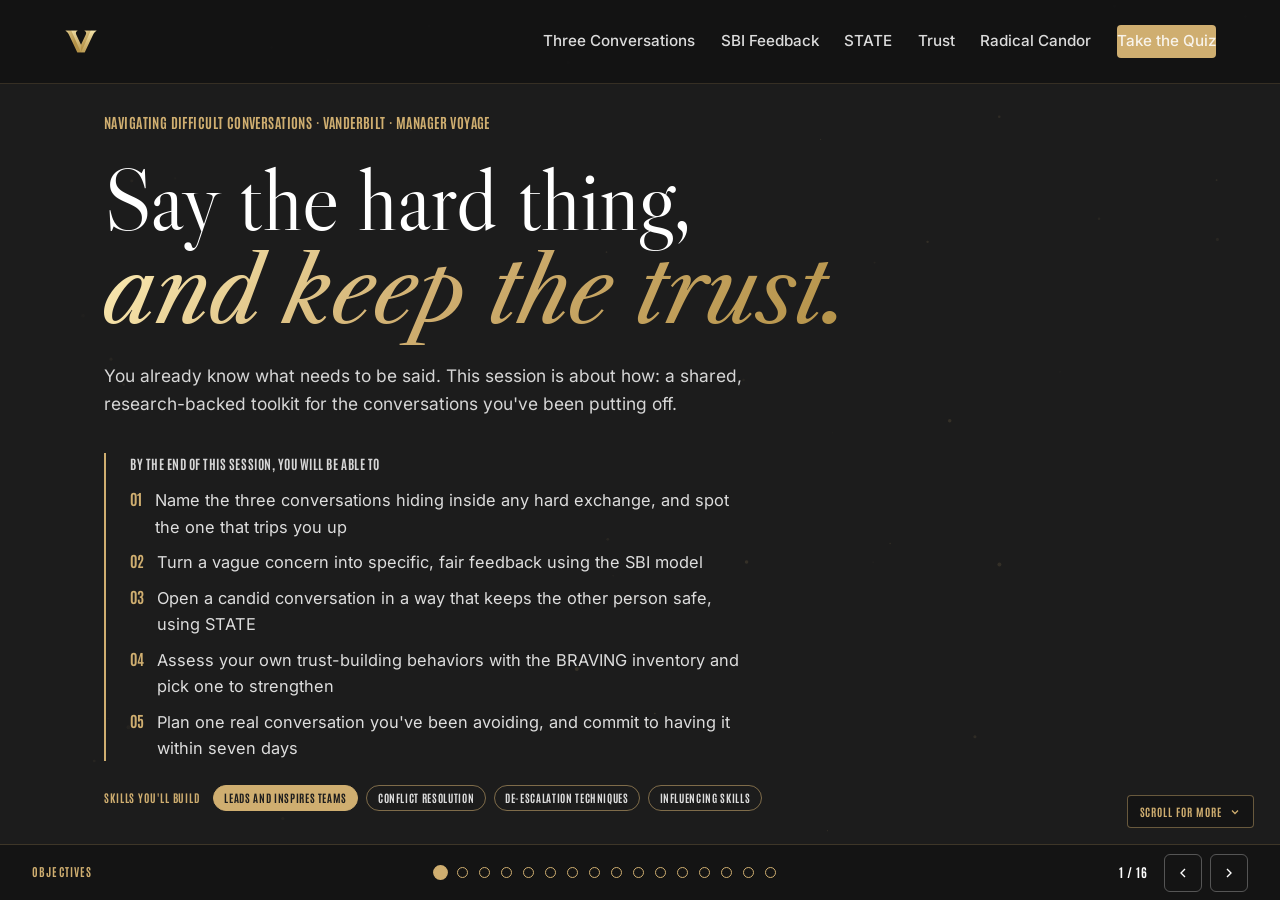
<file: web/index.html>
<!DOCTYPE html>
<html lang="en">
<head>
<meta charset="UTF-8">
<meta name="viewport" content="width=device-width, initial-scale=1">
<title>Navigating Difficult Conversations: Self-Paced | Vanderbilt</title>
<meta name="description" content="An interactive classroom experience for managers: the three conversations inside every hard exchange, SBI feedback, STATE openers, BRAVING trust, Radical Candor, and a real conversation plan.">
<link rel="canonical" href="https://futureslearninghub.github.io/Difficult_Conversations/web/">
<meta property="og:type" content="website">
<meta property="og:title" content="Navigating Difficult Conversations | Vanderbilt Learning Series">
<meta property="og:description" content="Candor, trust, and courage for people managers: hands-on practice with SBI, STATE, BRAVING, and Radical Candor, ending in a real conversation plan.">
<meta property="og:url" content="https://futureslearninghub.github.io/Difficult_Conversations/">
<meta property="og:image" content="https://futureslearninghub.github.io/Difficult_Conversations/assets/img/social-card.png">
<meta property="og:image:width" content="1200">
<meta property="og:image:height" content="630">
<meta name="twitter:card" content="summary_large_image">
<meta name="twitter:title" content="Navigating Difficult Conversations | Vanderbilt Learning Series">
<meta name="twitter:image" content="https://futureslearninghub.github.io/Difficult_Conversations/assets/img/social-card.png">
<link rel="icon" href="../assets/img/favicon.svg" type="image/svg+xml">
<link rel="alternate icon" href="../assets/img/favicon-96.png">
<link rel="apple-touch-icon" href="../assets/img/favicon-96.png">

<link rel="preload" href="../assets/fonts/libre-caslon-display-latin-400-normal.woff2" as="font" type="font/woff2" crossorigin>
<link rel="preload" href="../assets/fonts/inter-latin-400-normal.woff2" as="font" type="font/woff2" crossorigin>

<link rel="stylesheet" href="../assets/css/styles.css?v=11">
<style>
  /* skill pills (course-level) */
  .skills { display: flex; flex-wrap: wrap; gap: .5rem; align-items: center; margin-top: 1.5rem; }
  .skills__label { font-family: var(--font-condensed); font-weight: 700; text-transform: uppercase;
    letter-spacing: .08em; font-size: .7rem; color: var(--vu-gold-flat); margin-right: .25rem; }
  .skillpill { display: inline-block; font-family: var(--font-condensed); font-weight: 700;
    text-transform: uppercase; letter-spacing: .06em; font-size: .68rem; line-height: 1.3;
    padding: .3rem .65rem; border-radius: 999px; border: 1px solid rgba(207,174,112,.55);
    color: rgba(255,255,255,.85); }
  .skillpill--core { background: var(--vu-gold-flat); border-color: var(--vu-gold-flat); color: var(--vu-black); }
</style>
</head>
<body>
<a class="skip-link" href="#s-agenda">Skip to content</a>

<!-- reading progress -->
<div class="progress" aria-hidden="true"><div class="progress__bar" id="progressBar"></div></div>

<!-- ===================== NAV ===================== -->
<header class="nav" id="nav">
  <a class="nav__brand" href="#top" aria-label="Vanderbilt University, home">
    <img class="nav__lockup" src="../assets/img/vu-lockup-white.png" alt="Vanderbilt University" width="250" height="65">
    <img class="nav__vicon" src="../assets/img/vu-v-icon-nav.png" alt="Vanderbilt University" width="34" height="25">
  </a>
  <button class="nav__toggle" aria-label="Toggle menu" aria-expanded="false" aria-controls="navlinks">
    <svg viewBox="0 0 24 24" fill="none" stroke="currentColor" stroke-width="2"><line x1="3" y1="6" x2="21" y2="6"/><line x1="3" y1="12" x2="21" y2="12"/><line x1="3" y1="18" x2="21" y2="18"/></svg>
  </button>
  <nav class="nav__links" id="navlinks" aria-label="Sections">
    <a href="#s-three">Three Conversations</a>
    <a href="#s-sbi">SBI Feedback</a>
    <a href="#s-state">STATE</a>
    <a href="#s-braving">Trust</a>
    <a href="#s-candor">Radical Candor</a>
    <a class="btn" href="#s-recap">Take the Quiz</a>
  </nav>
</header>

<!-- bottom navigation bar -->
<div class="bottombar" role="group" aria-label="Presentation controls">
  <span class="bottombar__title" id="barTitle"></span>
  <div class="dots" id="dots" role="navigation" aria-label="Slide navigation"></div>
  <div class="bottombar__ctrl">
    <span class="bottombar__count" id="deckCount">1 / 16</span>
    <button id="deckPrev" aria-label="Previous slide"><svg viewBox="0 0 24 24" fill="none" stroke="currentColor" stroke-width="2"><polyline points="15 18 9 12 15 6"/></svg></button>
    <button id="deckNext" aria-label="Next slide"><svg viewBox="0 0 24 24" fill="none" stroke="currentColor" stroke-width="2"><polyline points="9 18 15 12 9 6"/></svg></button>
  </div>
</div>
<button class="scrollhint" id="scrollHint" type="button" aria-label="Scroll for more on this screen">Scroll for more <svg viewBox="0 0 24 24" fill="none" stroke="currentColor" stroke-width="2.5" width="12" height="12" aria-hidden="true"><polyline points="6 9 12 15 18 9"/></svg></button>

<main class="deck" id="top">

  

  <!-- ============ 1 · HERO ============ -->
  <section class="slide on-dark hero" id="s-hero" data-title="Objectives">
    <video class="hero__video" id="heroVideo" autoplay muted playsinline preload="auto" aria-hidden="true"
      data-playlist='["https://d8j0ntlcm91z4.cloudfront.net/user_3CCurpI0FW75YAnAl4Hbz3vPdBv/hf_20260715_234744_b40b99cb-38d3-4fbe-b537-aa520266436f.mp4","https://d8j0ntlcm91z4.cloudfront.net/user_3CCurpI0FW75YAnAl4Hbz3vPdBv/hf_20260715_234745_83a57ed8-54b3-4837-9af5-0d857aafadc1.mp4","https://d8j0ntlcm91z4.cloudfront.net/user_3CCurpI0FW75YAnAl4Hbz3vPdBv/hf_20260715_234747_fe1bada0-4ffe-468e-93a2-f3da325bba33.mp4"]'></video>
    <canvas class="hero__canvas" aria-hidden="true"></canvas>
    <div class="hero__scrim" aria-hidden="true"></div>
    <div class="wrap">
      <p class="eyebrow" data-reveal>Navigating Difficult Conversations · Vanderbilt · Manager Voyage</p>
      <h1 class="h-hero" data-reveal>Say the hard thing,<br><em class="gold-text">and keep the trust.</em></h1>
      <p class="lead" data-reveal style="margin-top:1.5rem">You already know what needs to be said. This session is about how: a shared, research-backed toolkit for the conversations you've been putting off.</p>
      <div class="objectives" data-reveal>
        <p class="objectives__label">By the end of this session, you will be able to</p>
        <ol class="objectives__list">
          <li>Name the three conversations hiding inside any hard exchange, and spot the one that trips you up</li>
          <li>Turn a vague concern into specific, fair feedback using the SBI model</li>
          <li>Open a candid conversation in a way that keeps the other person safe, using STATE</li>
          <li>Assess your own trust-building behaviors with the BRAVING inventory and pick one to strengthen</li>
          <li>Plan one real conversation you've been avoiding, and commit to having it within seven days</li>
        </ol>
      </div>
      <div class="skills" data-reveal aria-label="Skills this course builds">
        <span class="skills__label">Skills you'll build</span>
        <span class="skillpill skillpill--core">Leads and inspires teams</span>
        <span class="skillpill">Conflict Resolution</span>
        <span class="skillpill">De-escalation Techniques</span>
        <span class="skillpill">Influencing Skills</span>
      </div>
      <div class="hero__cta" data-reveal>
        <a class="btn" href="#s-cost">Begin the session</a>
        <a class="btn btn--ghost" href="#s-recap">Jump to the quiz</a>
      </div>
    </div>
  </section>

  <!-- ============ 2 · AGENDA ============ -->
  <section class="slide on-cream" id="s-agenda" data-title="The plan">
    <div class="wrap">
      <p class="eyebrow" data-reveal>What we'll cover</p>
      <h2 class="h2" data-reveal>Eight ideas, in <em>order</em>.</h2>
      <ol class="agenda">
        <li data-reveal><span class="num">01</span><div><h3>The cost of avoiding</h3><p>Why we put these conversations off, and what the silence actually costs.</p></div></li>
        <li data-reveal><span class="num">02</span><div><h3>The three conversations</h3><p>What Happened, Feelings, and Identity: the layers inside every hard exchange.</p></div></li>
        <li data-reveal><span class="num">03</span><div><h3>SBI feedback</h3><p>Situation, Behavior, Impact: turning a vague concern into something fair and specific.</p></div></li>
        <li data-reveal><span class="num">04</span><div><h3>Opening with STATE</h3><p>How to start candidly without triggering defensiveness.</p></div></li>
        <li data-reveal><span class="num">05</span><div><h3>Trust comes first</h3><p>The BRAVING inventory: seven behaviors that make hard feedback hearable.</p></div></li>
        <li data-reveal><span class="num">06</span><div><h3>Radical Candor</h3><p>Care personally, challenge directly, and the three ways managers miss.</p></div></li>
        <li data-reveal><span class="num">07</span><div><h3>The first 30 seconds</h3><p>Three questions and one opening line that set the whole conversation's course.</p></div></li>
        <li data-reveal><span class="num">08</span><div><h3>When it goes sideways</h3><p>Tears, anger, silence: how to restore safety without dropping the message.</p></div></li>
      </ol>
    </div>
  </section>

  <!-- ============ 3 · 01 THE COST OF AVOIDING ============ -->
  <section class="slide on-light" id="s-cost" data-count data-title="The cost">
    <div class="wrap">
      <p class="eyebrow" data-reveal>Section 01 · The Cost</p>
      <h2 class="h2" data-reveal>Silence is a <em>decision</em>.</h2>
      <div class="split">
        <div data-reveal>
          <p class="lead">Think of one difficult conversation you're avoiding right now. Almost everyone in this room has one. McKinsey's research on courageous conversations reframes the choice: speaking up isn't a personality trait, it's an <b>obligation to dissent</b>. Staying quiet is not neutral; it's a vote for things staying exactly as they are.</p>
          <p class="measure muted" style="margin-top:1rem">Drag the slider to how long you've been sitting on yours, and watch what the delay is doing.</p>
        </div>
        <div class="temp card" id="avoid" data-reveal>
          <p class="tag" id="avoidVal">About 2 weeks</p>
          <p class="temp__readout" id="avoidReadout"></p>
          <input class="slider" type="range" id="avoidSlider" min="0" max="120" value="30" aria-label="How long you have avoided the conversation">
          <div class="slider-scale"><span>Days</span><span>Weeks</span><span>Months</span></div>
          <p class="why" style="font-size:.85rem;margin-top:.75rem">Private. Nothing you touch here is saved or shared.</p>
        </div>
      </div>

      <div class="quiz" data-quiz data-reveal style="margin-top:2rem">
        <p class="quiz__q">Quick check: What usually happens to a difficult conversation you postpone?</p>
        <div class="quiz__options">
          <button class="opt" data-correct="1" data-why="The behavior becomes a pattern, your silence reads as approval, and the eventual conversation is bigger and harder."><span class="mark">A</span><span>It compounds: the issue grows and the talk gets harder</span></button>
          <button class="opt" data-correct="0" data-why="Occasionally, but the research pattern is the opposite: avoided issues escalate while trust quietly erodes."><span class="mark">B</span><span>It usually resolves itself if you wait</span></button>
          <button class="opt" data-correct="0" data-why="The discomfort you feel doesn't fade with time. The stakes rise while the discomfort stays."><span class="mark">C</span><span>It gets easier to raise later</span></button>
        </div>
        <p class="quiz__feedback" aria-live="polite"></p>
      </div>
      <details class="deeper" data-reveal>
        <summary><svg class="chev" viewBox="0 0 24 24" fill="none" stroke="currentColor" stroke-width="2.5" aria-hidden="true"><polyline points="9 18 15 12 9 6"/></svg> Go deeper</summary>
        <div class="deeper__body">
          <div><h4>In practice</h4><p>McKinsey splits every hard conversation into <b>hardware</b> (the facts, examples, and standards you bring) and <b>software</b> (tone, timing, safety, and intent). Most conversations fail on software, not hardware. Managers usually have the facts; what they haven't planned is the delivery. That's exactly what the next hour builds. Want the source? Read <a href="https://www.mckinsey.com/capabilities/strategy-and-corporate-finance/our-insights/courageous-conversations-how-to-lead-with-heart" target="_blank" rel="noopener" style="text-decoration:underline">"Courageous conversations: how to lead with heart"</a>.</p></div>
          <div class="deeper__ask"><h4><span class="mode">On your own</span> · 3 min</h4>
          <p class="why"><b>Why this matters:</b> The conversation you name here becomes your working example for every exercise today, and your capstone plan at the end.</p>
          <ol class="steps">
            <li>Write down, privately, the one conversation you're avoiding: who it's with and what it's about.</li>
            <li>Note what avoiding it has already cost: to the work, the team, or the relationship.</li>
            <li>Keep the note in reach. You'll use it in every section from here.</li>
          </ol></div>
        </div>
      </details>
    </div>
  </section>

  <!-- ============ 4 · MANIFESTO ============ -->
  <section class="slide on-cream manifesto" id="s-belief" data-title="One idea">
    <div class="wrap">
      <p class="eyebrow" data-reveal>The core idea</p>
      <p>A difficult conversation avoided does not disappear. It compounds.</p>
    </div>
  </section>

  <!-- ============ 5 · 02 THE THREE CONVERSATIONS ============ -->
  <section class="slide on-dark" id="s-three" data-count data-title="Three conversations">
    <div class="wrap">
      <p class="eyebrow" data-reveal>Section 02 · The Model</p>
      <h2 class="h2" data-reveal>Every hard talk is <em>three</em> talks.</h2>
      <p class="lead" data-reveal>The Harvard Negotiation Project found that inside every difficult conversation, three conversations run at once. "Just stick to the facts" fails because the facts are only one of them.</p>

      <div class="grid grid-3" style="margin-top:2.5rem">
        <div class="card" data-reveal>
          <span class="tag">Conversation 1</span>
          <h3>What Happened</h3>
          <p class="muted">The battle over the facts: who said what, who's right, who's to blame. Each of you holds a different, sincere story about the same events.</p>
        </div>
        <div class="card" data-reveal>
          <span class="tag">Conversation 2</span>
          <h3>Feelings</h3>
          <p class="muted">The emotions underneath: frustration, hurt, anxiety. Unspoken, they leak into tone and word choice anyway. Named, they lose their grip.</p>
        </div>
        <div class="card" data-reveal>
          <span class="tag">Conversation 3</span>
          <h3>Identity</h3>
          <p class="muted">The quiet one you have with yourself: "What does this say about me?" Am I competent? Am I a good manager? This one drives the avoidance.</p>
        </div>
      </div>

      <div class="yt" data-reveal data-embed="https://www.youtube-nocookie.com/embed/xIJapLzlYw4" data-yttitle="How to Have Difficult Conversations, Simon Sinek">
        <button class="yt__load" type="button">
          <span class="yt__play" aria-hidden="true">▶</span>
          <span class="yt__title">Watch: Simon Sinek on how to have difficult conversations</span>
          <span class="yt__src">Simon Sinek · Loads YouTube on click</span>
        </button>
        <p class="yt__alt">Prefer a new tab? <a href="https://www.youtube.com/watch?v=xIJapLzlYw4" target="_blank" rel="noopener">Open on YouTube</a>.</p>
        <p class="why" style="margin:.35rem 0 0"><b>Why this video:</b> practical and squarely on today's topic. Play the first five minutes in class; the model on this slide comes from the book <em>Difficult Conversations</em> (Stone, Patton &amp; Heen), the deeper read.</p>
      </div>

      <div class="quiz" id="threeTrainer" data-reveal style="margin-top:2.5rem">
        <p class="eyebrow" style="margin-bottom:.5rem">Play · Name that conversation</p>
        <p class="why" style="margin-top:0"><b>Why this matters:</b> in the room, these three layers blur together. Learning to tell them apart is what lets you respond to the right one.</p>
        <p class="quiz__progress" id="threeProgress"></p>
        <p class="quiz__q" id="threeQ" style="margin-top:.4rem"></p>
        <div class="quiz__options" id="threeOptions" role="group" aria-label="Conversation type choices"></div>
        <p class="quiz__feedback" id="threeFeedback" aria-live="polite"></p>
        <div class="quiz__nav">
          <button class="btn" id="threeNext" style="visibility:hidden">Next line</button>
        </div>
        <div id="threeResult" hidden aria-live="polite"></div>
      </div>

      <details class="deeper" data-reveal>
        <summary><svg class="chev" viewBox="0 0 24 24" fill="none" stroke="currentColor" stroke-width="2.5" aria-hidden="true"><polyline points="9 18 15 12 9 6"/></svg> Go deeper</summary>
        <div class="deeper__body">
          <div><h4>In practice</h4><p>The escape from the What Happened battle is the <b>third story</b>: the version a neutral observer would tell, where both views are real. "I think we see the deadline differently, and I'd like to understand your side" opens a door. "You missed the deadline" closes one. And when a facts argument keeps going in circles, it's usually an identity argument in disguise. The circle is the tell.</p></div>
          <div class="deeper__ask"><h4><span class="mode">On your own</span></h4>
          <p class="why"><b>Do this now:</b> Label your avoided conversation from Section 01: which of the three is loudest, and what is it saying?</p></div>
        </div>
      </details>
    </div>
  </section>

  <!-- ============ 6 · 03 SBI ============ -->
  <section class="slide on-light" id="s-sbi" data-count data-title="SBI feedback">
    <div class="wrap">
      <p class="eyebrow" data-reveal>Section 03 · SBI Feedback</p>
      <h2 class="h2" data-reveal>Specific beats <em>vague</em>.</h2>
      <p class="lead" data-reveal style="margin-bottom:2rem">"You're always late" starts a fight. The Center for Creative Leadership's SBI model turns the same concern into something a person can actually hear and act on. Hover or tap each part to find it in a real example.</p>
      <div class="split" id="sbiAnatomy">
        <div class="prompt-box" data-reveal>
          <span class="ppart" data-part="situation">In Monday's client review,</span>
          <span class="ppart" data-part="behavior">you presented the draft numbers before we'd agreed on the final version,</span>
          <span class="ppart" data-part="impact">and the client saw two different totals. It cost us credibility in the room, and I spent the afternoon repairing it.</span>
        </div>
        <div class="pkey" data-reveal>
          <button data-target="situation"><span class="sw" style="background:#B3C9CD"></span><span><b>Situation</b><p class="muted">Anchor it in time and place. "Always" and "never" are accusations; Monday is a fact.</p></span></button>
          <button data-target="behavior"><span class="sw" style="background:#CFAE70"></span><span><b>Behavior</b><p class="muted">What a camera would have seen. Not "you were careless"; what they actually did.</p></span></button>
          <button data-target="impact"><span class="sw" style="background:#8BA18E"></span><span><b>Impact</b><p class="muted">The concrete effect on the work, the team, or you. This is why it matters, without a verdict.</p></span></button>
        </div>
      </div>

      <div class="quiz" data-quiz data-reveal style="margin-top:2rem">
        <p class="quiz__q">Quick check: Which of these is a Behavior statement, the way SBI means it?</p>
        <div class="quiz__options">
          <button class="opt" data-correct="1" data-why="A camera could have recorded it. That's the test: observable, specific, no verdict attached."><span class="mark">A</span><span>"You arrived twenty minutes after the meeting started"</span></button>
          <button class="opt" data-correct="0" data-why="That's a judgment about character, not an observation. It invites a debate about who they are."><span class="mark">B</span><span>"You're unreliable"</span></button>
          <button class="opt" data-correct="0" data-why="That's mind-reading their motive. You can observe actions; you can only guess at intent."><span class="mark">C</span><span>"You clearly don't respect the team's time"</span></button>
        </div>
        <p class="quiz__feedback" aria-live="polite"></p>
      </div>
      <details class="deeper" data-reveal>
        <summary><svg class="chev" viewBox="0 0 24 24" fill="none" stroke="currentColor" stroke-width="2.5" aria-hidden="true"><polyline points="9 18 15 12 9 6"/></svg> Go deeper</summary>
        <div class="deeper__body">
          <div><h4>In practice</h4><p>Two upgrades once SBI is habit. First, <b>SBI-I</b>: after the impact, ask about <b>intent</b>: "What was going on for you?" It replaces your guess about their motive with their answer. Second, ATD's three Rs: feedback is <b>reinforcing</b> (do more of this), <b>redirecting</b> (change this), or <b>reprimanding</b> (this crossed a line). Most managers underuse the first and blur the last two. Prefer video to prose? <a href="https://www.youtube.com/watch?v=Q27eQvLZCzk" target="_blank" rel="noopener" style="text-decoration:underline">SBI with worked examples</a> (8 min).</p></div>
          <div class="deeper__ask"><h4><span class="mode">On your own</span> · 4 min</h4>
          <p class="why"><b>Why this matters:</b> Your avoided conversation almost certainly contains a vague accusation. This turns it into something hearable before you're in the room.</p>
          <ol class="steps">
            <li>Take the conversation you named in Section 01 and write the concern as you'd blurt it ("they keep missing deadlines").</li>
            <li>Rewrite it as SBI: one specific situation, the observable behavior, the concrete impact.</li>
            <li>Read both versions. Notice which one you could actually say to their face.</li>
          </ol></div>
        </div>
      </details>
    </div>
  </section>

  <!-- ============ 7 · FEEDBACK LAB ============ -->
  <section class="slide on-cream" id="s-lab" data-title="Feedback Lab">
    <div class="wrap">
      <p class="eyebrow" data-reveal>Practice · Feedback Lab</p>
      <h2 class="h2" data-reveal>Build one that <em>lands</em>.</h2>
      <p class="lead" data-reveal>Your task: a teammate has come to your last two planning meetings unprepared, and you need to say so. Choose one option for each part of the feedback, then deliver it and see how it lands.</p>
      <p class="why" data-reveal><b>Why this matters:</b> feeling the reaction change as each part sharpens is the fastest way to internalize SBI before you write your own. The graded reactions are illustrative, not a simulation of any real person.</p>
      <div class="lab" id="feedbackLab" data-reveal>
        <div class="lab__slots" id="labSlots"></div>
        <div class="lab__runrow">
          <button class="btn btn--dark" id="labRun" disabled>Deliver the feedback</button>
          <span class="quiz__progress" id="labStatus">Choose all three parts to deliver</span>
        </div>
        <div class="lab__outcome" id="labOutcome" hidden aria-live="polite"></div>
      </div>
    </div>
  </section>

  <!-- ============ 8 · 04 STATE ============ -->
  <section class="slide on-dark" id="s-state" data-count data-title="Opening with STATE">
    <div class="wrap">
      <p class="eyebrow" data-reveal>Section 04 · The Opening</p>
      <h2 class="h2" data-reveal>Candid, <em>not combative</em>.</h2>
      <p class="lead" data-reveal style="margin-bottom:2rem">SBI gives you the content. The Crucial Conversations STATE model gives you the delivery: a way to say something honest while keeping the other person safe enough to hear it. Hover or tap each move to see it in the opener.</p>
      <div class="split" id="stateAnatomy">
        <div class="prompt-box" data-reveal>
          <span class="ppart" data-part="share">The last two releases went out four days after the date we committed to.</span>
          <span class="ppart" data-part="tell">I'm starting to worry that we're overcommitting, and that it's putting us in a bad spot with the client.</span>
          <span class="ppart" data-part="tentative">I might be missing part of the picture.</span>
          <span class="ppart" data-part="ask">How does it look from where you sit?</span>
          <span class="ppart" data-part="encourage">If you see it differently, I genuinely want to hear it.</span>
        </div>
        <div class="pkey" data-reveal>
          <button data-target="share"><span class="sw" style="background:#B3C9CD"></span><span><b>Share the facts</b><p class="muted">Start with what's least controversial: the observable record.</p></span></button>
          <button data-target="tell"><span class="sw" style="background:#8BA18E"></span><span><b>Tell your story</b><p class="muted">Your interpretation, owned as yours: "I'm starting to think…"</p></span></button>
          <button data-target="tentative"><span class="sw" style="background:#ECB748"></span><span><b>Talk tentatively</b><p class="muted">Hold your story as a story, not a verdict. Confidence in facts, humility in interpretation.</p></span></button>
          <button data-target="ask"><span class="sw" style="background:#CFAE70"></span><span><b>Ask for their path</b><p class="muted">A real question, asked because you want the answer.</p></span></button>
          <button data-target="encourage"><span class="sw" style="background:#B49248"></span><span><b>Encourage testing</b><p class="muted">Invite disagreement out loud. It's the strongest safety signal there is.</p></span></button>
        </div>
      </div>

      <div class="yt" data-reveal data-embed="https://www.youtube-nocookie.com/embed/swrnRLvspDA" data-yttitle="Crucial Conversations preview">
        <button class="yt__load" type="button">
          <span class="yt__play" aria-hidden="true">▶</span>
          <span class="yt__title">Watch: Crucial Conversations in 6 minutes</span>
          <span class="yt__src">Crucial Learning · Loads YouTube on click</span>
        </button>
        <p class="yt__alt">Prefer a new tab? <a href="https://www.youtube.com/watch?v=swrnRLvspDA" target="_blank" rel="noopener">Open on YouTube</a>.</p>
        <p class="why" style="margin:.35rem 0 0"><b>Why this video:</b> it shows a high-stakes talk going wrong and then right, using exactly the moves above.</p>
      </div>

      <div class="quiz" data-quiz data-reveal style="margin-top:2.5rem">
        <p class="quiz__q">Quick check: Why does STATE open with the facts instead of your conclusion?</p>
        <div class="quiz__options">
          <button class="opt" data-correct="1" data-why="Facts are the least controversial starting point. Leading with your verdict makes them defend; leading with the record lets you both look at the same thing."><span class="mark">A</span><span>Facts are hardest to argue with, so the talk starts on shared ground</span></button>
          <button class="opt" data-correct="0" data-why="Facts aren't a softener, they're a foundation. The point is shared ground, not cushioning."><span class="mark">B</span><span>It softens the blow before the real accusation</span></button>
          <button class="opt" data-correct="0" data-why="STATE isn't about winning. Conclusion-first is exactly what triggers defensiveness."><span class="mark">C</span><span>It builds a stronger case so you win the argument</span></button>
        </div>
        <p class="quiz__feedback" aria-live="polite"></p>
      </div>

      <details class="deeper" data-reveal>
        <summary><svg class="chev" viewBox="0 0 24 24" fill="none" stroke="currentColor" stroke-width="2.5" aria-hidden="true"><polyline points="9 18 15 12 9 6"/></svg> Go deeper</summary>
        <div class="deeper__body">
          <div><h4>In practice</h4><p>Pair with a neighbor. One of you reads the opener on this slide aloud; the other listens for one thing only: did it feel safe, or did it feel like an accusation? Then swap. The listener's ear, not the speaker's intent, is the measure. You'll use the same test on your own opener in the capstone.</p></div>
          <div class="deeper__ask"><h4><span class="mode">On your own</span></h4>
          <p class="why"><b>Do this now:</b> Say your opener out loud to the mirror or record it on your phone, then listen as the receiver. Same test: safe, or accusation?</p></div>
        </div>
      </details>
    </div>
  </section>

  <!-- ============ 9 · 05 BRAVING / TRUST ============ -->
  <section class="slide on-light" id="s-braving" data-count data-title="Trust first">
    <div class="wrap">
      <p class="eyebrow" data-reveal>Section 05 · Trust</p>
      <h2 class="h2" data-reveal>Feedback lands on <em>trust</em>.</h2>
      <p class="lead" data-reveal>Brené Brown's research says trust isn't one big thing; it's seven small behaviors, built or broken in tiny moments. Simon Sinek adds the leadership frame: people can only hear hard feedback inside a circle of safety. Rate yourself, privately, on each behavior below.</p>
      <p class="why" data-reveal><b>Why this matters:</b> your lowest score is usually the reason your hardest conversation feels risky. Strengthen the behavior and the conversation gets easier before you say a word. Nothing here is saved or shared.</p>

      <div class="braving" id="braving" data-reveal></div>
      <div class="lab__outcome" id="bravingOut" hidden aria-live="polite" style="margin-top:1.5rem"></div>

      <details class="deeper" data-reveal>
        <summary><svg class="chev" viewBox="0 0 24 24" fill="none" stroke="currentColor" stroke-width="2.5" aria-hidden="true"><polyline points="9 18 15 12 9 6"/></svg> Go deeper</summary>
        <div class="deeper__body">
          <div><h4>In practice</h4><p>The inventory works in both directions: it's also the checklist for how trust gets <em>broken</em>. Sharing what wasn't yours to share (Vault), promising what you can't deliver (Reliability), judging someone for asking for help (Nonjudgment). Before a hard conversation, ask: which of these have I banked with this person, and which have I broken? Go to the source: <a href="https://www.youtube.com/watch?v=OqB5CEkPlI4" target="_blank" rel="noopener" style="text-decoration:underline">Brené Brown, "The Anatomy of Trust"</a> (9 min) and <a href="https://www.youtube.com/watch?v=lmyZMtPVodo" target="_blank" rel="noopener" style="text-decoration:underline">Sinek, "Why good leaders make you feel safe"</a> (12 min).</p></div>
          <div class="deeper__ask"><h4><span class="mode">On your own</span></h4>
          <p class="why"><b>Do this now:</b> Circle your lowest score and write one sentence: the first small thing you'll do about it this week.</p></div>
        </div>
      </details>
    </div>
  </section>

  <!-- ============ 10 · 06 RADICAL CANDOR ============ -->
  <section class="slide on-dark" id="s-candor" data-count data-title="Radical Candor">
    <div class="wrap">
      <p class="eyebrow" data-reveal>Section 06 · Radical Candor</p>
      <h2 class="h2" data-reveal>Care personally.<br><em>Challenge directly.</em></h2>
      <p class="lead" data-reveal>Kim Scott's two axes sort every piece of feedback a manager gives. Do both and you get Radical Candor. Drop one and you land in a failure quadrant, and each has a name.</p>

      <div class="quad" data-reveal role="img" aria-label="Radical Candor two-by-two grid: care personally versus challenge directly">
        <div class="quad__axis quad__axis--y">Care personally ↑</div>
        <div class="quad__grid">
          <div class="quad__cell quad__cell--bad"><h4>Ruinous Empathy</h4><p>Care without challenge. You spare their feelings today and their career pays tomorrow. The most common manager failure.</p></div>
          <div class="quad__cell quad__cell--good"><h4>Radical Candor</h4><p>Care and challenge together. "I'm telling you because I want you to succeed." Kind and clear.</p></div>
          <div class="quad__cell quad__cell--bad"><h4>Manipulative Insincerity</h4><p>Neither care nor challenge. Praise to the face, complaints behind the back. Poison for trust.</p></div>
          <div class="quad__cell quad__cell--bad"><h4>Obnoxious Aggression</h4><p>Challenge without care. Technically honest, delivered like a verdict, often in public. It's heard as an attack.</p></div>
        </div>
        <div class="quad__axis quad__axis--x">Challenge directly →</div>
      </div>

      <div class="yt" data-reveal data-embed="https://www.youtube-nocookie.com/embed/YLBDkz0TwLM" data-yttitle="Radical Candor in 6 minutes">
        <button class="yt__load" type="button">
          <span class="yt__play" aria-hidden="true">▶</span>
          <span class="yt__title">Watch: Radical Candor in 6 minutes</span>
          <span class="yt__src">Kim Scott · Loads YouTube on click</span>
        </button>
        <p class="yt__alt">Prefer a new tab? <a href="https://www.youtube.com/watch?v=YLBDkz0TwLM" target="_blank" rel="noopener">Open on YouTube</a>.</p>
        <p class="why" style="margin:.35rem 0 0"><b>Why this video:</b> Scott tells the story the whole framework grew from, in the time it takes to pour a coffee.</p>
      </div>

      <div class="quiz" id="candorSort" data-reveal style="margin-top:2.5rem">
        <p class="eyebrow" style="margin-bottom:.5rem">Play · Sort the quadrant</p>
        <p class="why" style="margin-top:0"><b>Why this matters:</b> you'll never label your own feedback in the moment unless you've practiced labeling someone else's first.</p>
        <p class="quiz__progress" id="candorProgress"></p>
        <p class="quiz__q" id="candorQ" style="margin-top:.4rem"></p>
        <div class="quiz__options" id="candorOptions" role="group" aria-label="Quadrant choices"></div>
        <p class="quiz__feedback" id="candorFeedback" aria-live="polite"></p>
        <div class="quiz__nav">
          <button class="btn" id="candorNext" style="visibility:hidden">Next scenario</button>
        </div>
        <div id="candorResult" hidden aria-live="polite"></div>
      </div>

      <details class="deeper" data-reveal>
        <summary><svg class="chev" viewBox="0 0 24 24" fill="none" stroke="currentColor" stroke-width="2.5" aria-hidden="true"><polyline points="9 18 15 12 9 6"/></svg> Go deeper</summary>
        <div class="deeper__body">
          <div><h4>In practice</h4><p>Scott's sharpest line: candor is measured at the listener's ear, not the speaker's mouth. "I was just being honest" is not a defense if it landed as an attack. And the fix for Ruinous Empathy isn't harshness; it's remembering that withholding the feedback is the unkind option. The kindest thing you can do for someone's career is tell them the truth while there's still time to act on it.</p></div>
          <div class="deeper__ask"><h4><span class="mode">On your own</span></h4>
          <p class="why"><b>Do this now:</b> Name your drift and its trigger, then write the counter-move on the same note as your conversation from Section 01.</p></div>
        </div>
      </details>
    </div>
  </section>

  <!-- ============ 11 · 07 THE FIRST 30 SECONDS ============ -->
  <section class="slide on-cream" id="s-open" data-count data-title="First 30 seconds">
    <div class="wrap">
      <p class="eyebrow" data-reveal>Section 07 · The Opening Line</p>
      <h2 class="h2" data-reveal>The first 30 seconds set the <em>course</em>.</h2>
      <p class="lead" data-reveal>SHRM's field guidance gives the conversation its spine: three questions, in order. Answer them before you walk in and the talk has a direction. Skip them and it becomes a feelings spiral with no exit.</p>

      <div class="grid grid-3" style="margin-top:2rem">
        <div class="card" data-reveal>
          <span class="tag">Question 1</span>
          <h3>Where are we now?</h3>
          <p class="muted">The current situation, in SBI terms: what's happening, observably, and what it's costing. This is your opening line's raw material.</p>
        </div>
        <div class="card" data-reveal>
          <span class="tag">Question 2</span>
          <h3>Where are we going?</h3>
          <p class="muted">The outcome you both want: the standard met, the relationship intact. If you can't name it, you're not ready to start.</p>
        </div>
        <div class="card" data-reveal>
          <span class="tag">Question 3</span>
          <h3>How do we get there?</h3>
          <p class="muted">Built together, not delivered. The other person owns the plan they helped write. Yours alone, they comply at best.</p>
        </div>
      </div>

      <div class="card" data-reveal style="margin-top:2rem;border-color:rgba(207,174,112,.5)">
        <span class="tag">The opener, assembled</span>
        <p style="margin:.5rem 0 0" class="measure">"I want to talk about <em>[the topic]</em>, because I want <em>[the shared outcome]</em>. Here's what I've noticed: <em>[situation, behavior, impact]</em>. I might not have the full picture. How do you see it?"</p>
        <p class="why" style="margin-top:.6rem">Purpose first, facts second, their view invited before yours hardens. Every framework today is inside that one paragraph.</p>
      </div>

      <div class="quiz" data-quiz data-reveal style="margin-top:2rem">
        <p class="quiz__q">Quick check: Which first sentence gives the conversation the best chance?</p>
        <div class="quiz__options">
          <button class="opt" data-correct="1" data-why="Topic, shared purpose, and an invitation. It opens the three conversations gently instead of detonating them."><span class="mark">A</span><span>"I'd like to talk about the deadline, because I want this project to work for both of us. I think we may see it differently."</span></button>
          <button class="opt" data-correct="0" data-why="Four words that trigger every alarm the other person has, and you haven't even named the topic."><span class="mark">B</span><span>"We need to talk."</span></button>
          <button class="opt" data-correct="0" data-why="A verdict about their character before they've said a word. The conversation is now about defending, not solving."><span class="mark">C</span><span>"You have a problem with deadlines."</span></button>
        </div>
        <p class="quiz__feedback" aria-live="polite"></p>
      </div>

      <details class="deeper" data-reveal>
        <summary><svg class="chev" viewBox="0 0 24 24" fill="none" stroke="currentColor" stroke-width="2.5" aria-hidden="true"><polyline points="9 18 15 12 9 6"/></svg> Go deeper</summary>
        <div class="deeper__body">
          <div><h4>In practice</h4><p>Two delivery details that outweigh any script. <b>Timing:</b> hard conversations go better scheduled and private, never ambushed and never in front of an audience. "Do you have 20 minutes tomorrow morning? I want to talk through the project timeline" is respect in one sentence. <b>Feedforward:</b> McKinsey's research favors spending most of the talk on the future ("what would make the next one land on time?") over relitigating the past. The past gets two minutes; the future gets the rest.</p></div>
          <div class="deeper__ask"><h4><span class="mode">On your own</span> · 4 min</h4>
          <p class="why"><b>Why this matters:</b> An opener written now, calm, is what your mouth reaches for later, stressed. This is the single highest-leverage artifact of the session.</p>
          <ol class="steps">
            <li>Take the assembled opener above and fill in the brackets for YOUR conversation from Section 01.</li>
            <li>Answer SHRM's three questions in one line each: where are we, where are we going, how do we get there.</li>
            <li>Read your opener out loud once, quietly. If a word makes you wince, change it now.</li>
          </ol></div>
        </div>
      </details>
    </div>
  </section>

  <!-- ============ 12 · 08 WHEN IT GOES SIDEWAYS ============ -->
  <section class="slide on-dark" id="s-sideways" data-count data-title="When it goes sideways">
    <div class="wrap">
      <p class="eyebrow" data-reveal>Section 08 · Recovery</p>
      <h2 class="h2" data-reveal>Plan for the <em>reaction</em>.</h2>
      <p class="lead" data-reveal>Even a perfect opener can meet tears, anger, or silence. None of those mean you were wrong to raise it. They mean the other person stopped feeling safe, and safety is the thing you restore first, before any more content.</p>
      <div class="grid grid-3" style="margin-top:2rem">
        <div class="card" data-reveal>
          <span class="tag">Tears / distress</span>
          <h3>Pause. Don't retract.</h3>
          <p style="color:rgba(255,255,255,.7)">Acknowledge the emotion, offer a moment or a break, and stay kind. But don't take the message back to stop the tears; that trades their growth for your comfort.</p>
        </div>
        <div class="card" data-reveal>
          <span class="tag">Anger / defensiveness</span>
          <h3>Contrast, then continue.</h3>
          <p style="color:rgba(255,255,255,.7)">Use a contrast statement: "I don't mean you're failing at this job. I do mean these two deadlines slipped and we need a plan." Kill the wrong conclusion, keep the real one.</p>
        </div>
        <div class="card" data-reveal>
          <span class="tag">Silence</span>
          <h3>Ask, then wait.</h3>
          <p style="color:rgba(255,255,255,.7)">Ask a real question and count to six in your head. Silence is often processing, not stonewalling. Whoever fills the silence first learns nothing.</p>
        </div>
      </div>
      <div class="card" data-reveal style="margin-top:2rem;border-color:rgba(236,183,72,.4)">
        <span class="tag">The permission slip</span>
        <p style="margin:.5rem 0 0;color:rgba(255,255,255,.85)">If safety collapses, you can pause the conversation without dropping the standard: "Let's take a break and pick this up tomorrow at 10." A paused conversation resumed is a success. An abandoned one is Ruinous Empathy with extra steps.</p>
      </div>

      <div class="card" data-reveal style="margin-top:2rem;border-color:rgba(207,174,112,.5)">
        <span class="tag">Then it's their turn · Listen like it matters</span>
        <p style="margin:.5rem 0 0;color:rgba(255,255,255,.85)">You asked how they see it. What you do with the answer decides whether they ever answer honestly again. Three moves:</p>
        <ol style="margin:.75rem 0 0;padding-left:1.2rem;color:rgba(255,255,255,.8);display:grid;gap:.45rem">
          <li><b style="color:var(--vu-gold-flat)">Paraphrase before you reply.</b> "So what I'm hearing is…" Prove you heard it before you answer it.</li>
          <li><b style="color:var(--vu-gold-flat)">Ask one real follow-up.</b> "What else should I know?" The second answer is usually the real one.</li>
          <li><b style="color:var(--vu-gold-flat)">Acknowledge before you counter.</b> You don't have to agree to say "that makes sense from where you sit." It costs nothing and buys the rest of the conversation.</li>
        </ol>
      </div>

      <div class="quiz" data-quiz data-reveal style="margin-top:2.5rem">
        <p class="quiz__q">Quick check: They snap back, "So you're saying I'm bad at my job?" Best response?</p>
        <div class="quiz__options">
          <button class="opt" data-correct="1" data-why="That's a contrast statement: it names what you don't mean, restores safety, and restates the real message without retreating from it."><span class="mark">A</span><span>"No. I don't think that. I do think these two deadlines slipped, and I want us to fix what's causing it."</span></button>
          <button class="opt" data-correct="0" data-why="Retracting the message to end the discomfort is Ruinous Empathy. The problem survives; only the conversation dies."><span class="mark">B</span><span>"No, no, forget it, it's not a big deal."</span></button>
          <button class="opt" data-correct="0" data-why="Escalating meets defensiveness with aggression. Now you're both defending identities and nobody's solving anything."><span class="mark">C</span><span>"Well, if the shoe fits."</span></button>
        </div>
        <p class="quiz__feedback" aria-live="polite"></p>
      </div>

      <details class="deeper" data-reveal>
        <summary><svg class="chev" viewBox="0 0 24 24" fill="none" stroke="currentColor" stroke-width="2.5" aria-hidden="true"><polyline points="9 18 15 12 9 6"/></svg> Go deeper</summary>
        <div class="deeper__body">
          <div><h4>In practice</h4><p>Simon Sinek's framing is the one to carry out of the room: your job in the hard moment is to keep the person inside the circle of safety while the problem stands outside it. "You and me against the problem" survives tears, anger, and silence. "Me against you" survives nothing. And the whole meeting has an arc; ATD's CLEAR model names it: <b>Connect</b> (purpose first), <b>Listen</b> (the moves above), <b>Explain</b> (your SBI), <b>Act</b> (build the plan together), <b>Review</b> (agree what happens next and when you'll check in). Most managers over-invest in Explain and skip Listen and Review.</p></div>
          <div class="deeper__ask"><h4><span class="mode">On your own</span></h4>
          <p class="why"><b>Do this now:</b> Draft the contrast statement, then write the paraphrase opener you'll use: "So what I'm hearing is ___." You now have an opener, a recovery line, and a listening plan.</p></div>
        </div>
      </details>
    </div>
  </section>

  <!-- ============ 13 · RECAP QUIZ ============ -->
  <section class="slide on-light" id="s-recap" data-title="Recap quiz">
    <div class="wrap">
      <p class="eyebrow" data-reveal>Check your understanding</p>
      <h2 class="h2" data-reveal style="margin-bottom:2rem">The <em>recap</em>.</h2>
      <div class="quiz" id="recap" data-reveal>
        <div id="recapPanel">
          <p class="quiz__progress" id="recapProgress"></p>
          <p class="quiz__q" id="recapQ" style="margin-top:.5rem"></p>
          <div class="quiz__options" id="recapOptions" role="group" aria-label="Answer choices"></div>
          <p class="quiz__feedback" id="recapFeedback" aria-live="polite"></p>
          <div class="quiz__nav">
            <button class="btn btn--dark" id="recapNext" style="visibility:hidden">Next question</button>
          </div>
        </div>
        <div id="recapResult" hidden aria-live="polite"></div>
      </div>
    </div>
  </section>

  <!-- ============ 14 · MY CONVERSATION PLAN (capstone) ============ -->
  <section class="slide on-cream" id="s-plan" data-title="My conversation plan">
    <div class="wrap">
      <p class="eyebrow" data-reveal>Capstone · My conversation plan</p>
      <h2 class="h2" data-reveal>Now plan the <em>real one</em>.</h2>
      <p class="lead" data-reveal>You've carried one avoided conversation through this whole session. Time to give it a plan: an opener, a recovery line, and a date. This is the conversation you'll have within seven days.</p>
      <p class="why" data-reveal><b>Why this matters:</b> a conversation with a written opener and a date happens. A good intention doesn't. Nothing you type here is saved or sent anywhere; it lives only on your screen.</p>

      <div class="plan" id="convoPlan" data-reveal>
        <div class="plan__form">
          <div class="plan__field">
            <label for="planWho"><b>1 · The conversation.</b> Who is it with (role, not name) and what's it about?</label>
            <input type="text" id="planWho" maxlength="140" placeholder="e.g. a direct report, about deadlines that keep slipping" autocomplete="off">
          </div>
          <div class="plan__field">
            <span class="plan__label"><b>2 · Which of the three conversations is loudest for you?</b></span>
            <div class="plan__chips" id="planLoud" role="group" aria-label="Loudest conversation">
              <button class="opt" data-loud="what"><span>What Happened, we disagree on the facts</span></button>
              <button class="opt" data-loud="feel"><span>Feelings, there's emotion I haven't named</span></button>
              <button class="opt" data-loud="identity"><span>Identity, it says something about me</span></button>
            </div>
          </div>
          <div class="plan__field">
            <span class="plan__label"><b>3 · Under stress, you tend to…</b> Be honest; this picks your counter-move.</span>
            <div class="plan__chips" id="planDrift" role="group" aria-label="Stress default">
              <button class="opt" data-drift="soft"><span>Soften it until the message disappears</span></button>
              <button class="opt" data-drift="hard"><span>Push too hard and win the argument</span></button>
              <button class="opt" data-drift="avoid"><span>Avoid it entirely and hope</span></button>
            </div>
          </div>
          <div class="plan__field">
            <span class="plan__label"><b>4 · When will you have it?</b></span>
            <div class="plan__chips" id="planWhen" role="group" aria-label="Commitment window">
              <button class="opt" data-when="tomorrow"><span>Tomorrow</span></button>
              <button class="opt" data-when="threedays"><span>Within 3 days</span></button>
              <button class="opt" data-when="week"><span>Within 7 days</span></button>
            </div>
          </div>
          <div class="lab__runrow">
            <button class="btn btn--dark" id="planBuild" disabled>Build my plan</button>
            <span class="quiz__progress" id="planStatus">Fill in all four parts</span>
          </div>
        </div>
        <div class="lab__outcome" id="planOut" hidden aria-live="polite"></div>
      </div>
    </div>
  </section>

  <!-- ============ 15 · GLOSSARY ============ -->
  <section class="slide on-cream" id="s-glossary" data-title="Glossary">
    <div class="wrap wrap-wide">
      <p class="eyebrow" data-reveal>Reference · Flip to reveal</p>
      <h2 class="h2" data-reveal style="margin-bottom:2rem">The <em>vocabulary</em>.</h2>
      <div class="glossary">
        <button class="flip" data-reveal aria-label="Three Conversations, flip for definition"><div class="flip__inner"><div class="flip__face flip__front"><span class="hint">Term</span><h3>Three Conversations</h3></div><div class="flip__face flip__back"><span class="hint">Definition</span><p>Stone, Patton &amp; Heen's model: every hard exchange runs a What Happened, a Feelings, and an Identity conversation at once.</p></div></div></button>
        <button class="flip" data-reveal aria-label="The Third Story, flip for definition"><div class="flip__inner"><div class="flip__face flip__front"><span class="hint">Term</span><h3>The Third Story</h3></div><div class="flip__face flip__back"><span class="hint">Definition</span><p>The version of events a neutral observer would tell. The safest place to start a hard conversation.</p></div></div></button>
        <button class="flip" data-reveal aria-label="S B I, flip for definition"><div class="flip__inner"><div class="flip__face flip__front"><span class="hint">Term</span><h3>SBI</h3></div><div class="flip__face flip__back"><span class="hint">Definition</span><p>Situation, Behavior, Impact: CCL's structure for feedback that is specific, observable, and fair.</p></div></div></button>
        <button class="flip" data-reveal aria-label="S B I hyphen I, flip for definition"><div class="flip__inner"><div class="flip__face flip__front"><span class="hint">Term</span><h3>SBI-I</h3></div><div class="flip__face flip__back"><span class="hint">Definition</span><p>SBI plus Intent: after the impact, ask what was going on for them. Their answer replaces your guess.</p></div></div></button>
        <button class="flip" data-reveal aria-label="STATE, flip for definition"><div class="flip__inner"><div class="flip__face flip__front"><span class="hint">Term</span><h3>STATE</h3></div><div class="flip__face flip__back"><span class="hint">Definition</span><p>Share facts, Tell your story, Ask for their path, Talk tentatively, Encourage testing. Crucial Conversations' delivery model.</p></div></div></button>
        <button class="flip" data-reveal aria-label="BRAVING, flip for definition"><div class="flip__inner"><div class="flip__face flip__front"><span class="hint">Term</span><h3>BRAVING</h3></div><div class="flip__face flip__back"><span class="hint">Definition</span><p>Brené Brown's seven trust behaviors: Boundaries, Reliability, Accountability, Vault, Integrity, Nonjudgment, Generosity.</p></div></div></button>
        <button class="flip" data-reveal aria-label="Radical Candor, flip for definition"><div class="flip__inner"><div class="flip__face flip__front"><span class="hint">Term</span><h3>Radical Candor</h3></div><div class="flip__face flip__back"><span class="hint">Definition</span><p>Kim Scott's target quadrant: care personally AND challenge directly, at the same time.</p></div></div></button>
        <button class="flip" data-reveal aria-label="Ruinous Empathy, flip for definition"><div class="flip__inner"><div class="flip__face flip__front"><span class="hint">Term</span><h3>Ruinous Empathy</h3></div><div class="flip__face flip__back"><span class="hint">Definition</span><p>Care without challenge: sparing feelings now at the cost of growth later. The most common manager failure mode.</p></div></div></button>
        <button class="flip" data-reveal aria-label="Obnoxious Aggression, flip for definition"><div class="flip__inner"><div class="flip__face flip__front"><span class="hint">Term</span><h3>Obnoxious Aggression</h3></div><div class="flip__face flip__back"><span class="hint">Definition</span><p>Challenge without care: honest content delivered as an attack. Right message, ruined delivery.</p></div></div></button>
        <button class="flip" data-reveal aria-label="Manipulative Insincerity, flip for definition"><div class="flip__inner"><div class="flip__face flip__front"><span class="hint">Term</span><h3>Manipulative Insincerity</h3></div><div class="flip__face flip__back"><span class="hint">Definition</span><p>Neither care nor challenge: praise to the face, criticism behind the back. The fastest trust-killer on the grid.</p></div></div></button>
        <button class="flip" data-reveal aria-label="Contrast statement, flip for definition"><div class="flip__inner"><div class="flip__face flip__front"><span class="hint">Term</span><h3>Contrast Statement</h3></div><div class="flip__face flip__back"><span class="hint">Definition</span><p>"I don't mean ___. I do mean ___." Kills the wrong conclusion, keeps the real message. Restores safety without retreat.</p></div></div></button>
        <button class="flip" data-reveal aria-label="Feedforward, flip for definition"><div class="flip__inner"><div class="flip__face flip__front"><span class="hint">Term</span><h3>Feedforward</h3></div><div class="flip__face flip__back"><span class="hint">Definition</span><p>Spending the conversation on what would make the future work instead of relitigating the past. Two minutes on then; the rest on next.</p></div></div></button>
        <button class="flip" data-reveal aria-label="Circle of Safety, flip for definition"><div class="flip__inner"><div class="flip__face flip__front"><span class="hint">Term</span><h3>Circle of Safety</h3></div><div class="flip__face flip__back"><span class="hint">Definition</span><p>Sinek's frame: people hear hard things only when they feel safe. Keep the person inside the circle; put the problem outside it.</p></div></div></button>
        <button class="flip" data-reveal aria-label="Obligation to dissent, flip for definition"><div class="flip__inner"><div class="flip__face flip__front"><span class="hint">Term</span><h3>Obligation to Dissent</h3></div><div class="flip__face flip__back"><span class="hint">Definition</span><p>McKinsey's reframe: speaking up about problems isn't bravery, it's part of the job. Silence is a choice with costs.</p></div></div></button>
        <button class="flip" data-reveal aria-label="O F N R, flip for definition"><div class="flip__inner"><div class="flip__face flip__front"><span class="hint">Term</span><h3>OFNR</h3></div><div class="flip__face flip__back"><span class="hint">Definition</span><p>Nonviolent Communication's four steps: Observation, Feeling, Need, Request. A cousin of SBI that adds the ask: "would you be willing to…?"</p></div></div></button>
        <button class="flip" data-reveal aria-label="CLEAR, flip for definition"><div class="flip__inner"><div class="flip__face flip__front"><span class="hint">Term</span><h3>CLEAR</h3></div><div class="flip__face flip__back"><span class="hint">Definition</span><p>ATD's arc for the whole meeting: Connect, Listen, Explain, Act, Review. Most managers over-invest in Explain and skip Listen and Review.</p></div></div></button>
      </div>
    </div>
  </section>

  <!-- ============ 16 · CLOSING ============ -->
  <section class="slide on-dark" id="s-close" data-title="Wrap-up">
    <div class="wrap" style="text-align:center">
      <img src="../assets/img/vu-centered-white.png" alt="Vanderbilt University" width="120" height="125" style="margin:0 auto 2rem;width:clamp(96px,10vw,130px);height:auto" data-reveal>
      <h2 class="h2 gold-text" data-reveal style="max-width:20ch;margin-inline:auto">Now go have the <em>conversation</em>.</h2>
      <p class="lead" data-reveal style="margin:1.25rem auto 0;color:rgba(255,255,255,.82)">You have an opener, a recovery line, and a date. The only step left is the one this room can't do for you.</p>
      <div class="vidcard vidcard--feature" data-reveal style="text-align:left;max-width:680px;margin:2.25rem auto 0;cursor:default">
        <div class="vidcard__top"><span class="vidcard__src">Your one next step · This week</span><span class="vidcard__dur">Within 7 days</span></div>
        <h3>The conversation you just planned</h3>
        <p>Before you leave this room: put it on your calendar and tell one colleague you're having it. Social accountability roughly doubles follow-through. When it's done, tell that same colleague how it went; that's the debrief that makes the skill stick.</p>
      </div>
      <p class="why" data-reveal style="margin:1.5rem auto 0;max-width:52ch;text-align:center"><b>Before you go:</b> say who and when out loud, or type it in the chat. Spoken commitments stick.</p>
      <div class="hero__cta" data-reveal style="justify-content:center;margin-top:1.75rem">
        <a class="btn" href="../cheatsheet.html" target="_blank" rel="noopener">Take the cheat sheet</a>
        <a class="btn btn--ghost" href="#s-recap">Retake the quiz</a>
        <a class="btn btn--ghost" href="#top">Back to start</a>
      </div>
    </div>
  <!-- ============ FOOTER ============ -->
<footer class="footer" aria-labelledby="footHead">
  <div class="wrap">
    <div class="footer__grid">
      <div>
        <img src="../assets/img/vu-lockup-white.png" alt="Vanderbilt University" width="300" height="78" style="width:min(300px,80%);height:auto">
        <p class="brandline" id="footHead">Candor, with care.</p>
      </div>
      <div>
        <h4>Sections</h4>
        <ul>
          <li><a href="#s-three">The Three Conversations</a></li>
          <li><a href="#s-sbi">SBI Feedback</a></li>
          <li><a href="#s-state">Opening with STATE</a></li>
          <li><a href="#s-braving">Trust &amp; BRAVING</a></li>
          <li><a href="#s-candor">Radical Candor</a></li>
        </ul>
      </div>
      <div>
        <h4>Keep Learning</h4>
        <ul>
          <li><a href="#s-glossary">Glossary</a></li>
          <li><a href="#s-recap">Knowledge Check</a></li>
          <li><a href="#s-plan">My Conversation Plan</a></li>
          <li><a href="#s-close">Your Next Step</a></li>
          <li><a href="../">Classroom edition (for facilitators)</a></li>
          <li><a href="https://flh-learning-library.vercel.app/">Course Library</a></li>
          <li><a href="#top">Start Over</a></li>
        </ul>
      </div>
    </div>
    <div class="footer__legal">
      <span>© <span id="year">2026</span> Vanderbilt University. For classroom and self-paced learning.</span>
      <span>Questions? <a href="mailto:chart@vanderbilt.edu" style="color:rgba(255,255,255,.7);text-decoration:underline">chart@vanderbilt.edu</a><!-- [EDIT] program contact --> · Navigating Difficult Conversations · A Vanderbilt learning experience</span>
    </div>
  </div>
</footer>
  </section>

</main>



<script src="../assets/js/qrcode.js?v=1"></script>
<script src="../assets/js/main.js?v=12"></script>
</body>
</html>
</file>
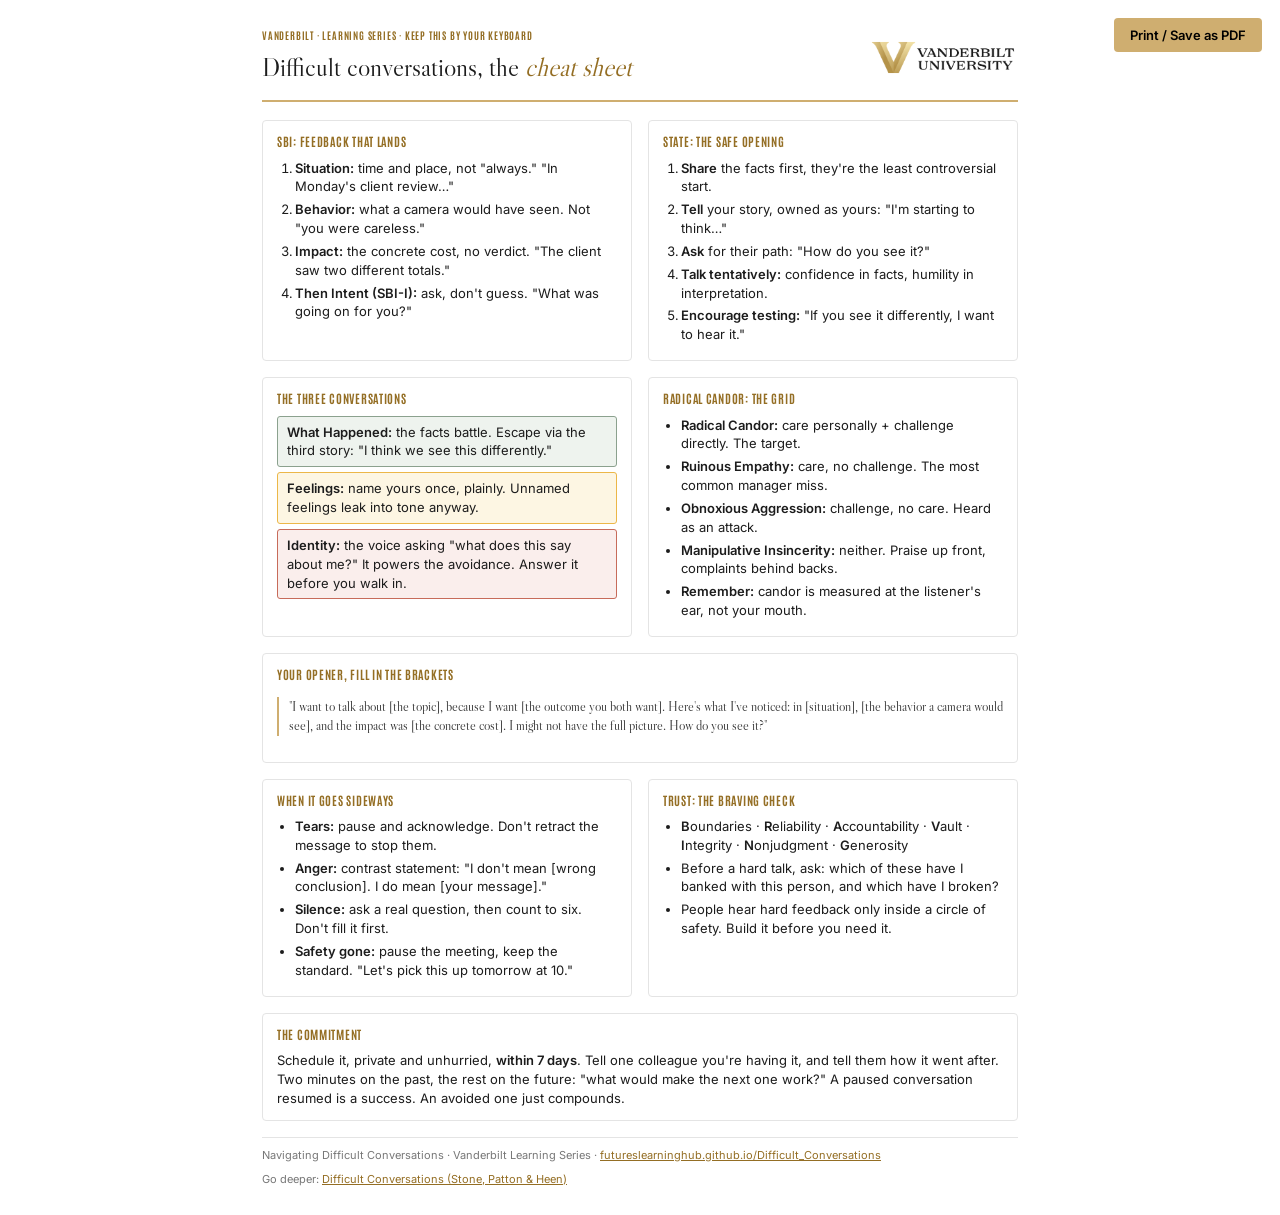
<file: cheatsheet.html>
<!DOCTYPE html>
<html lang="en">
<head>
<meta charset="UTF-8">
<meta name="viewport" content="width=device-width, initial-scale=1">
<title>Difficult Conversations Cheat Sheet | Vanderbilt</title>
<meta name="robots" content="noindex">
<style>
  @font-face { font-family: 'Libre Caslon Display'; font-style: normal; font-weight: 400;
    src: url('assets/fonts/libre-caslon-display-latin-400-normal.woff2') format('woff2'); }
  @font-face { font-family: 'Inter'; font-style: normal; font-weight: 400;
    src: url('assets/fonts/inter-latin-400-normal.woff2') format('woff2'); }
  @font-face { font-family: 'Inter'; font-style: normal; font-weight: 600;
    src: url('assets/fonts/inter-latin-600-normal.woff2') format('woff2'); }
  @font-face { font-family: 'Antonio'; font-style: normal; font-weight: 700;
    src: url('assets/fonts/antonio-latin-700-normal.woff2') format('woff2'); }
  * { box-sizing: border-box; }
  body { margin: 0; font-family: 'Inter', Arial, sans-serif; color: #1C1C1C; background: #fff;
    font-size: 13px; line-height: 1.45; }
  .sheet { max-width: 820px; margin: 0 auto; padding: 28px 32px; }
  header { display: flex; align-items: center; justify-content: space-between; gap: 16px;
    border-bottom: 2px solid #CFAE70; padding-bottom: 14px; margin-bottom: 18px; }
  header img { width: 150px; }
  h1 { font-family: 'Libre Caslon Display', 'Times New Roman', serif; font-weight: 400;
    font-size: 26px; margin: 0; }
  h1 em { font-style: italic; color: #946E24; }
  .eyebrow { font-family: 'Antonio', Impact, sans-serif; font-weight: 700; text-transform: uppercase;
    letter-spacing: .08em; font-size: 10px; color: #946E24; margin: 0 0 6px; }
  .grid { display: grid; grid-template-columns: 1fr 1fr; gap: 16px; }
  .box { border: 1px solid #E4E4E4; border-radius: 4px; padding: 12px 14px; break-inside: avoid; }
  .box h2 { font-family: 'Antonio', Impact, sans-serif; font-weight: 700; text-transform: uppercase;
    letter-spacing: .06em; font-size: 12px; color: #946E24; margin: 0 0 8px; }
  ol, ul { margin: 0; padding-left: 18px; }
  li { margin-bottom: 4px; }
  b { font-weight: 600; }
  .full { grid-column: 1 / -1; }
  .light { padding: 6px 9px; border-radius: 3px; margin-bottom: 5px; }
  .g { background: #eef3ee; border: 1px solid #8BA18E; }
  .y { background: #fdf6e3; border: 1px solid #ECB748; }
  .r { background: #faeeec; border: 1px solid #c76b5a; }
  .prompt { font-family: 'Libre Caslon Display', serif; font-size: 13.5px; border-left: 2px solid #CFAE70;
    padding-left: 10px; color: #333; }
  footer { margin-top: 16px; border-top: 1px solid #E4E4E4; padding-top: 10px; font-size: 11px; color: #777;
    display: flex; justify-content: space-between; flex-wrap: wrap; gap: 8px; }
  a { color: #946E24; }
  .printbtn { position: fixed; right: 18px; top: 18px; background: #CFAE70; border: 0; border-radius: 4px;
    padding: 9px 16px; font-family: Inter, Arial, sans-serif; font-weight: 600; font-size: 13px; cursor: pointer; }
  @media print { .printbtn { display: none; } body { font-size: 11.5px; } .sheet { padding: 0; max-width: none; } }
  @media (max-width: 640px) { .grid { grid-template-columns: 1fr; } }
</style>
</head>
<body>
<button class="printbtn" onclick="window.print()">Print / Save as PDF</button>
<div class="sheet">
  <header>
    <div>
      <p class="eyebrow">Vanderbilt · Learning Series · Keep this by your keyboard</p>
      <h1>Difficult conversations, the <em>cheat sheet</em></h1>
    </div>
    <img src="assets/img/vu-lockup-black.png" alt="Vanderbilt University">
  </header>

  <div class="grid">
    <div class="box">
      <h2>SBI: feedback that lands</h2>
      <ol>
        <li><b>Situation:</b> time and place, not "always." "In Monday's client review…"</li>
        <li><b>Behavior:</b> what a camera would have seen. Not "you were careless."</li>
        <li><b>Impact:</b> the concrete cost, no verdict. "The client saw two different totals."</li>
        <li><b>Then Intent (SBI-I):</b> ask, don't guess. "What was going on for you?"</li>
      </ol>
    </div>

    <div class="box">
      <h2>STATE: the safe opening</h2>
      <ol>
        <li><b>Share</b> the facts first, they're the least controversial start.</li>
        <li><b>Tell</b> your story, owned as yours: "I'm starting to think…"</li>
        <li><b>Ask</b> for their path: "How do you see it?"</li>
        <li><b>Talk tentatively:</b> confidence in facts, humility in interpretation.</li>
        <li><b>Encourage testing:</b> "If you see it differently, I want to hear it."</li>
      </ol>
    </div>

    <div class="box">
      <h2>The three conversations</h2>
      <div class="light g"><b>What Happened:</b> the facts battle. Escape via the third story: "I think we see this differently."</div>
      <div class="light y"><b>Feelings:</b> name yours once, plainly. Unnamed feelings leak into tone anyway.</div>
      <div class="light r"><b>Identity:</b> the voice asking "what does this say about me?" It powers the avoidance. Answer it before you walk in.</div>
    </div>

    <div class="box">
      <h2>Radical Candor: the grid</h2>
      <ul>
        <li><b>Radical Candor:</b> care personally + challenge directly. The target.</li>
        <li><b>Ruinous Empathy:</b> care, no challenge. The most common manager miss.</li>
        <li><b>Obnoxious Aggression:</b> challenge, no care. Heard as an attack.</li>
        <li><b>Manipulative Insincerity:</b> neither. Praise up front, complaints behind backs.</li>
        <li><b>Remember:</b> candor is measured at the listener's ear, not your mouth.</li>
      </ul>
    </div>

    <div class="box full">
      <h2>Your opener, fill in the brackets</h2>
      <p class="prompt">"I want to talk about [the topic], because I want [the outcome you both want]. Here's what I've noticed: in [situation], [the behavior a camera would see], and the impact was [the concrete cost]. I might not have the full picture. How do you see it?"</p>
    </div>

    <div class="box">
      <h2>When it goes sideways</h2>
      <ul>
        <li><b>Tears:</b> pause and acknowledge. Don't retract the message to stop them.</li>
        <li><b>Anger:</b> contrast statement: "I don't mean [wrong conclusion]. I do mean [your message]."</li>
        <li><b>Silence:</b> ask a real question, then count to six. Don't fill it first.</li>
        <li><b>Safety gone:</b> pause the meeting, keep the standard. "Let's pick this up tomorrow at 10."</li>
      </ul>
    </div>

    <div class="box">
      <h2>Trust: the BRAVING check</h2>
      <ul>
        <li><b>B</b>oundaries · <b>R</b>eliability · <b>A</b>ccountability · <b>V</b>ault · <b>I</b>ntegrity · <b>N</b>onjudgment · <b>G</b>enerosity</li>
        <li>Before a hard talk, ask: which of these have I banked with this person, and which have I broken?</li>
        <li>People hear hard feedback only inside a circle of safety. Build it before you need it.</li>
      </ul>
    </div>

    <div class="box full">
      <h2>The commitment</h2>
      <p style="margin:0">Schedule it, private and unhurried, <b>within 7 days</b>. Tell one colleague you're having it, and tell them how it went after. Two minutes on the past, the rest on the future: "what would make the next one work?" A paused conversation resumed is a success. An avoided one just compounds.</p>
    </div>
  </div>

  <footer>
    <span>Navigating Difficult Conversations · Vanderbilt Learning Series · <a href="https://futureslearninghub.github.io/Difficult_Conversations/">futureslearninghub.github.io/Difficult_Conversations</a></span>
    <span>Go deeper: <a href="https://www.pon.harvard.edu/shop/difficult-conversations-how-to-discuss-what-matters-most/">Difficult Conversations (Stone, Patton &amp; Heen)</a></span>
  </footer>
</div>
</body>
</html>
</file>
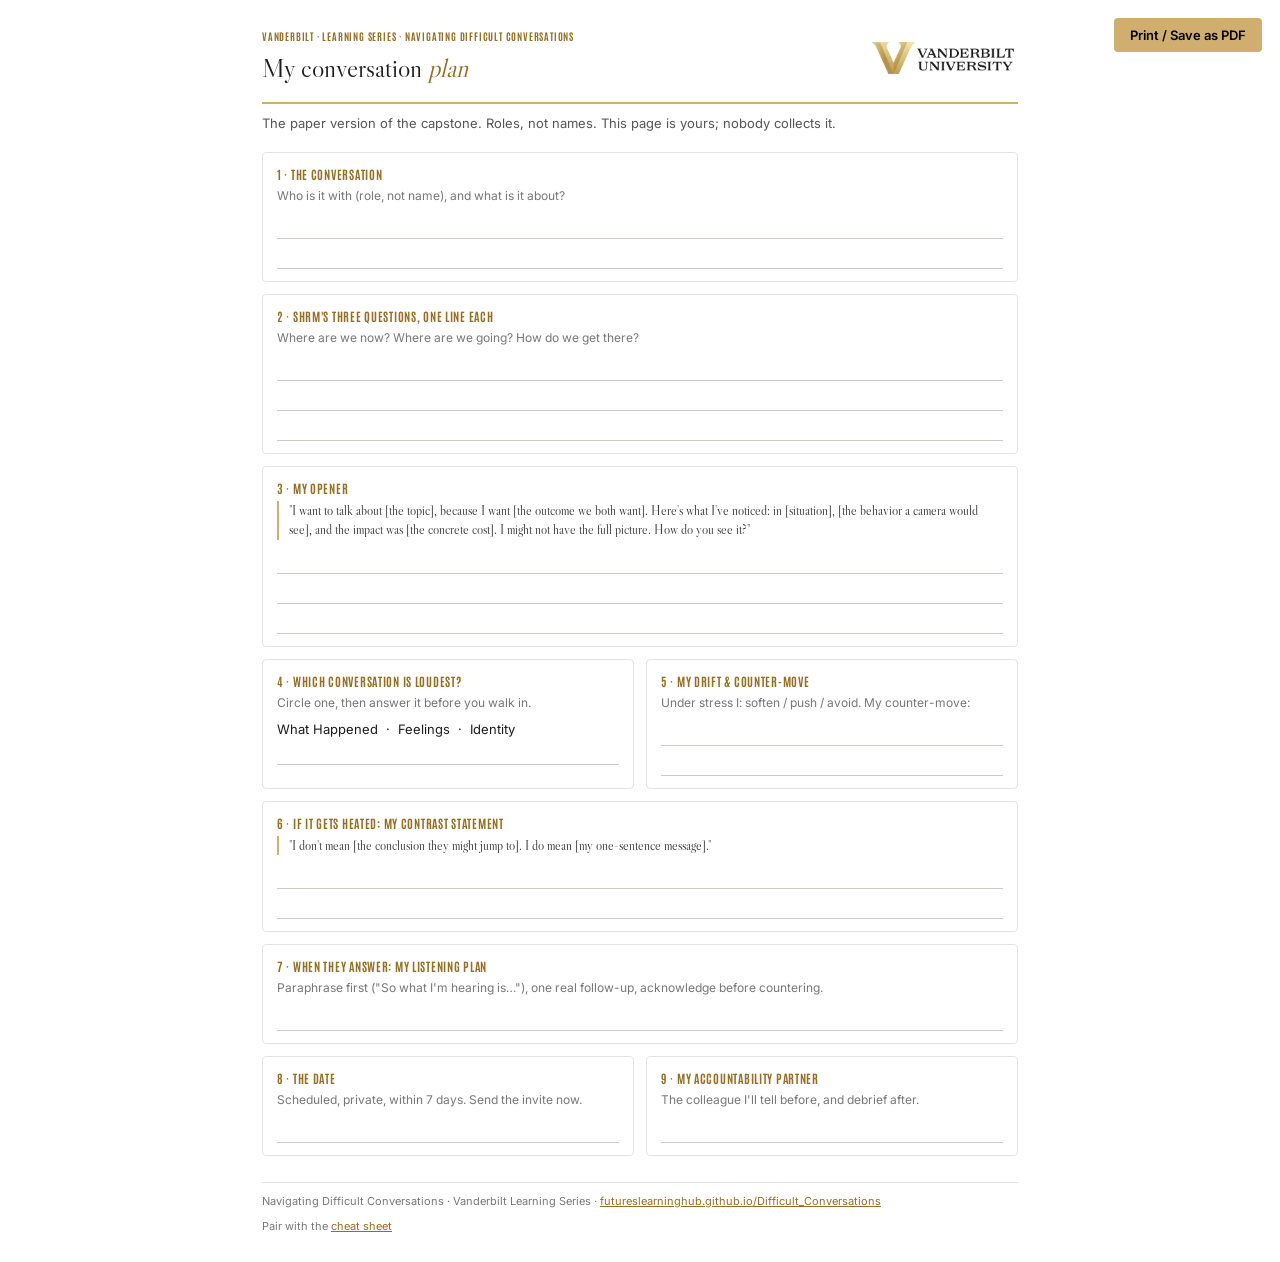
<file: worksheet.html>
<!DOCTYPE html>
<html lang="en">
<head>
<meta charset="UTF-8">
<meta name="viewport" content="width=device-width, initial-scale=1">
<title>My Conversation Plan Worksheet | Vanderbilt</title>
<meta name="robots" content="noindex">
<style>
  @font-face { font-family: 'Libre Caslon Display'; font-style: normal; font-weight: 400;
    src: url('assets/fonts/libre-caslon-display-latin-400-normal.woff2') format('woff2'); }
  @font-face { font-family: 'Inter'; font-style: normal; font-weight: 400;
    src: url('assets/fonts/inter-latin-400-normal.woff2') format('woff2'); }
  @font-face { font-family: 'Inter'; font-style: normal; font-weight: 600;
    src: url('assets/fonts/inter-latin-600-normal.woff2') format('woff2'); }
  @font-face { font-family: 'Antonio'; font-style: normal; font-weight: 700;
    src: url('assets/fonts/antonio-latin-700-normal.woff2') format('woff2'); }
  * { box-sizing: border-box; }
  body { margin: 0; font-family: 'Inter', Arial, sans-serif; color: #1C1C1C; background: #fff;
    font-size: 13px; line-height: 1.5; }
  .sheet { max-width: 820px; margin: 0 auto; padding: 28px 32px; }
  header { display: flex; align-items: center; justify-content: space-between; gap: 16px;
    border-bottom: 2px solid #CFAE70; padding-bottom: 14px; margin-bottom: 6px; }
  header img { width: 150px; }
  h1 { font-family: 'Libre Caslon Display', 'Times New Roman', serif; font-weight: 400;
    font-size: 26px; margin: 0; }
  h1 em { font-style: italic; color: #946E24; }
  .eyebrow { font-family: 'Antonio', Impact, sans-serif; font-weight: 700; text-transform: uppercase;
    letter-spacing: .08em; font-size: 10px; color: #946E24; margin: 0 0 6px; }
  .intro { color: #555; margin: 10px 0 18px; }
  .field { border: 1px solid #E4E4E4; border-radius: 4px; padding: 12px 14px; margin-bottom: 12px;
    break-inside: avoid; }
  .field h2 { font-family: 'Antonio', Impact, sans-serif; font-weight: 700; text-transform: uppercase;
    letter-spacing: .06em; font-size: 12px; color: #946E24; margin: 0 0 4px; }
  .field p.hint { margin: 0 0 8px; color: #777; font-size: 12px; }
  .lines { border-bottom: 1px solid #cfcac0; height: 26px; }
  .lines + .lines { margin-top: 4px; }
  .two { display: grid; grid-template-columns: 1fr 1fr; gap: 12px; }
  .prompt { font-family: 'Libre Caslon Display', serif; font-size: 13px; color: #333;
    border-left: 2px solid #CFAE70; padding-left: 10px; margin: 0 0 8px; }
  footer { margin-top: 14px; border-top: 1px solid #E4E4E4; padding-top: 10px; font-size: 11px; color: #777;
    display: flex; justify-content: space-between; flex-wrap: wrap; gap: 8px; }
  a { color: #946E24; }
  .printbtn { position: fixed; right: 18px; top: 18px; background: #CFAE70; border: 0; border-radius: 4px;
    padding: 9px 16px; font-family: Inter, Arial, sans-serif; font-weight: 600; font-size: 13px; cursor: pointer; }
  @media print { .printbtn { display: none; } body { font-size: 11.5px; } .sheet { padding: 0; max-width: none; } }
  @media (max-width: 640px) { .two { grid-template-columns: 1fr; } }
</style>
</head>
<body>
<button class="printbtn" onclick="window.print()">Print / Save as PDF</button>
<div class="sheet">
  <header>
    <div>
      <p class="eyebrow">Vanderbilt · Learning Series · Navigating Difficult Conversations</p>
      <h1>My conversation <em>plan</em></h1>
    </div>
    <img src="assets/img/vu-lockup-black.png" alt="Vanderbilt University">
  </header>
  <p class="intro">The paper version of the capstone. Roles, not names. This page is yours; nobody collects it.</p>

  <div class="field">
    <h2>1 · The conversation</h2>
    <p class="hint">Who is it with (role, not name), and what is it about?</p>
    <div class="lines"></div>
    <div class="lines"></div>
  </div>

  <div class="field">
    <h2>2 · SHRM's three questions, one line each</h2>
    <p class="hint">Where are we now? Where are we going? How do we get there?</p>
    <div class="lines"></div>
    <div class="lines"></div>
    <div class="lines"></div>
  </div>

  <div class="field">
    <h2>3 · My opener</h2>
    <p class="prompt">"I want to talk about [the topic], because I want [the outcome we both want]. Here's what I've noticed: in [situation], [the behavior a camera would see], and the impact was [the concrete cost]. I might not have the full picture. How do you see it?"</p>
    <div class="lines"></div>
    <div class="lines"></div>
    <div class="lines"></div>
  </div>

  <div class="two">
    <div class="field">
      <h2>4 · Which conversation is loudest?</h2>
      <p class="hint">Circle one, then answer it before you walk in.</p>
      <p style="margin:0">What Happened&nbsp;&nbsp;·&nbsp;&nbsp;Feelings&nbsp;&nbsp;·&nbsp;&nbsp;Identity</p>
      <div class="lines"></div>
    </div>
    <div class="field">
      <h2>5 · My drift &amp; counter-move</h2>
      <p class="hint">Under stress I: soften / push / avoid. My counter-move:</p>
      <div class="lines"></div>
      <div class="lines"></div>
    </div>
  </div>

  <div class="field">
    <h2>6 · If it gets heated: my contrast statement</h2>
    <p class="prompt">"I don't mean [the conclusion they might jump to]. I do mean [my one-sentence message]."</p>
    <div class="lines"></div>
    <div class="lines"></div>
  </div>

  <div class="field">
    <h2>7 · When they answer: my listening plan</h2>
    <p class="hint">Paraphrase first ("So what I'm hearing is…"), one real follow-up, acknowledge before countering.</p>
    <div class="lines"></div>
  </div>

  <div class="two">
    <div class="field">
      <h2>8 · The date</h2>
      <p class="hint">Scheduled, private, within 7 days. Send the invite now.</p>
      <div class="lines"></div>
    </div>
    <div class="field">
      <h2>9 · My accountability partner</h2>
      <p class="hint">The colleague I'll tell before, and debrief after.</p>
      <div class="lines"></div>
    </div>
  </div>

  <footer>
    <span>Navigating Difficult Conversations · Vanderbilt Learning Series · <a href="https://futureslearninghub.github.io/Difficult_Conversations/">futureslearninghub.github.io/Difficult_Conversations</a></span>
    <span>Pair with the <a href="cheatsheet.html">cheat sheet</a></span>
  </footer>
</div>
</body>
</html>
</file>
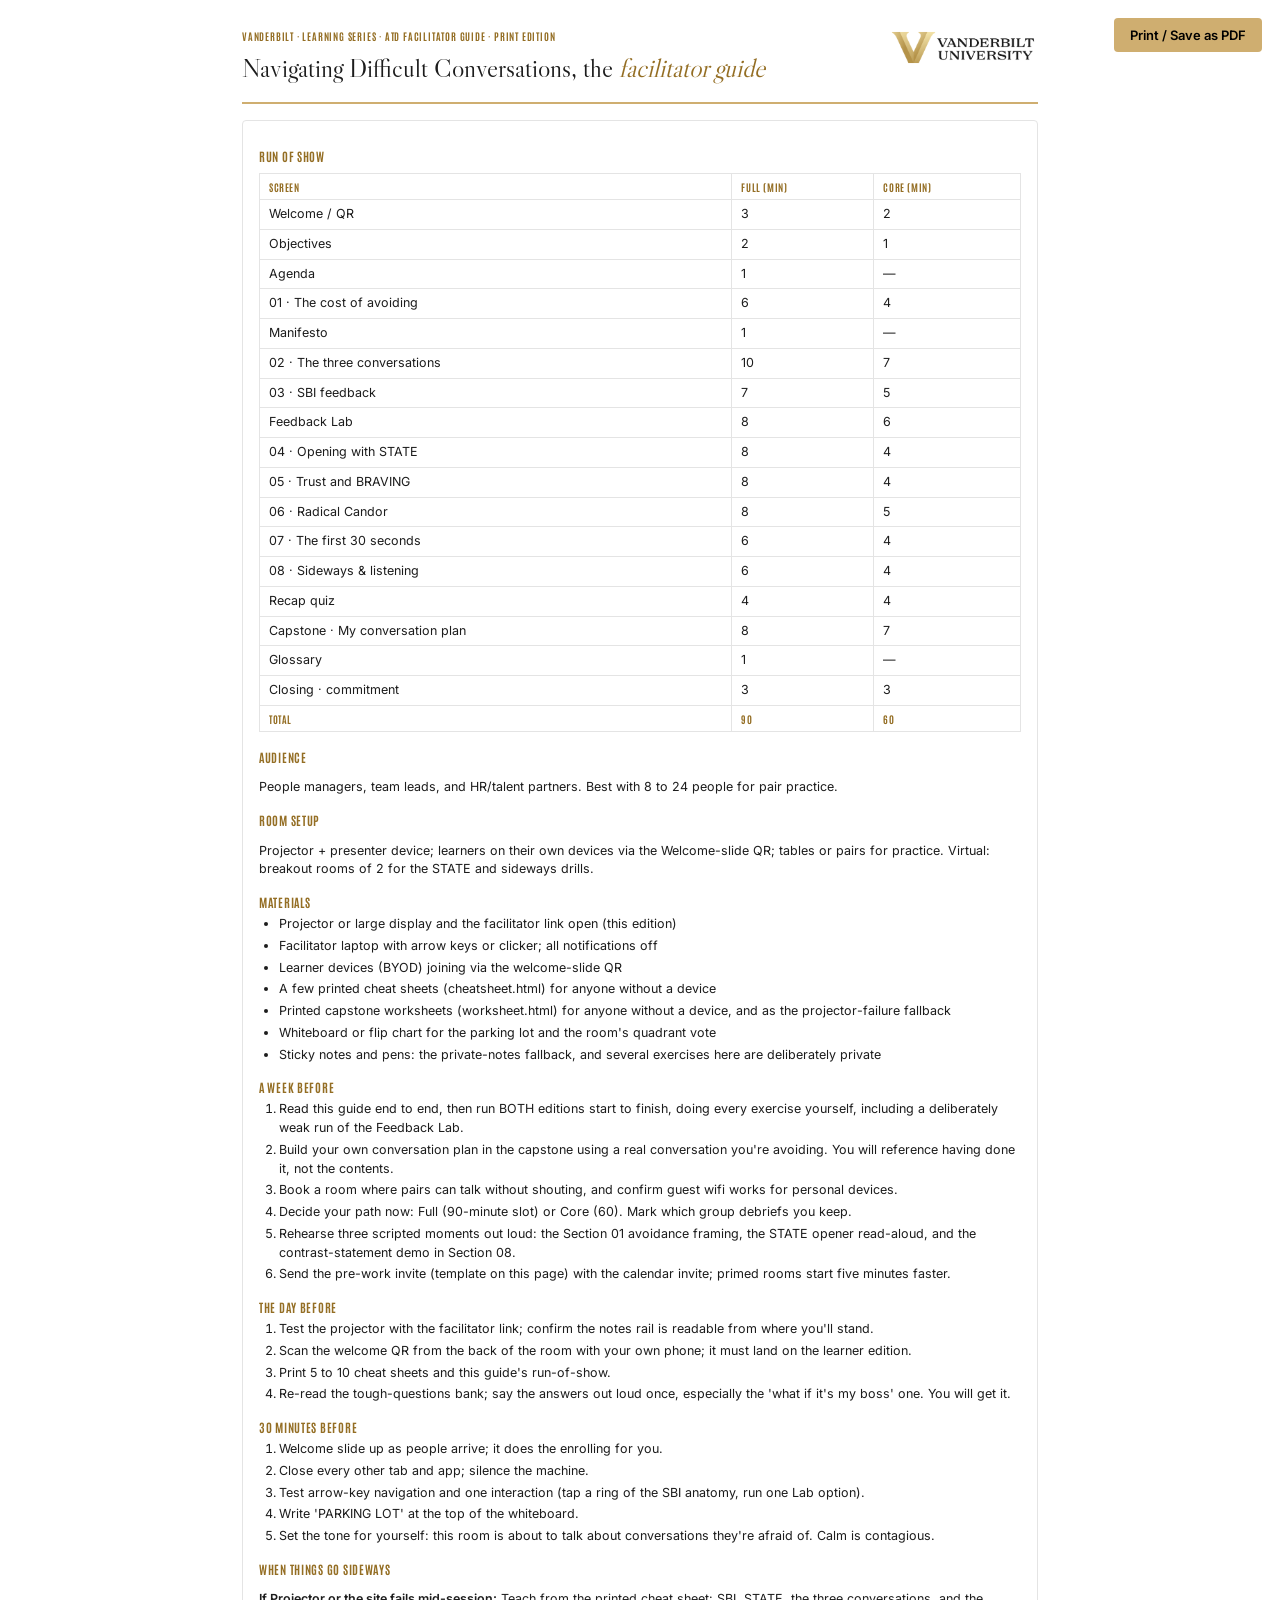
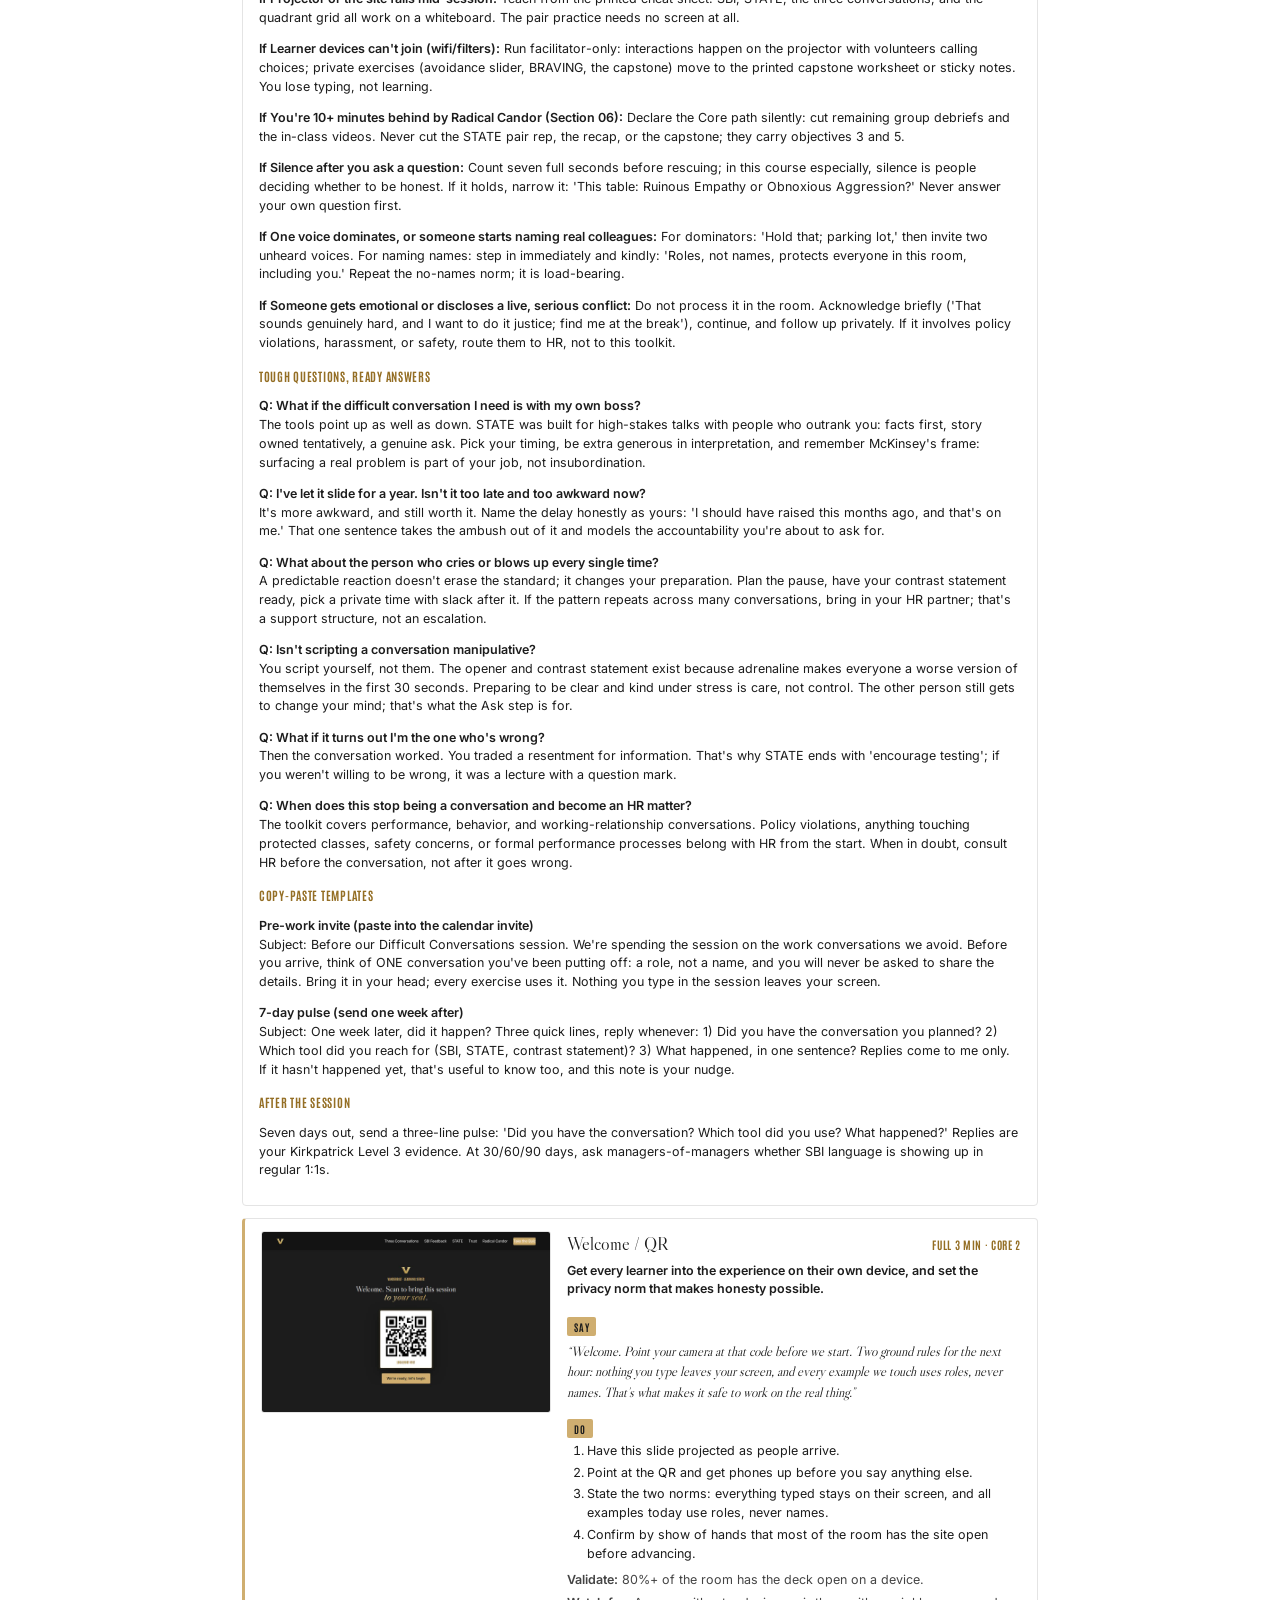
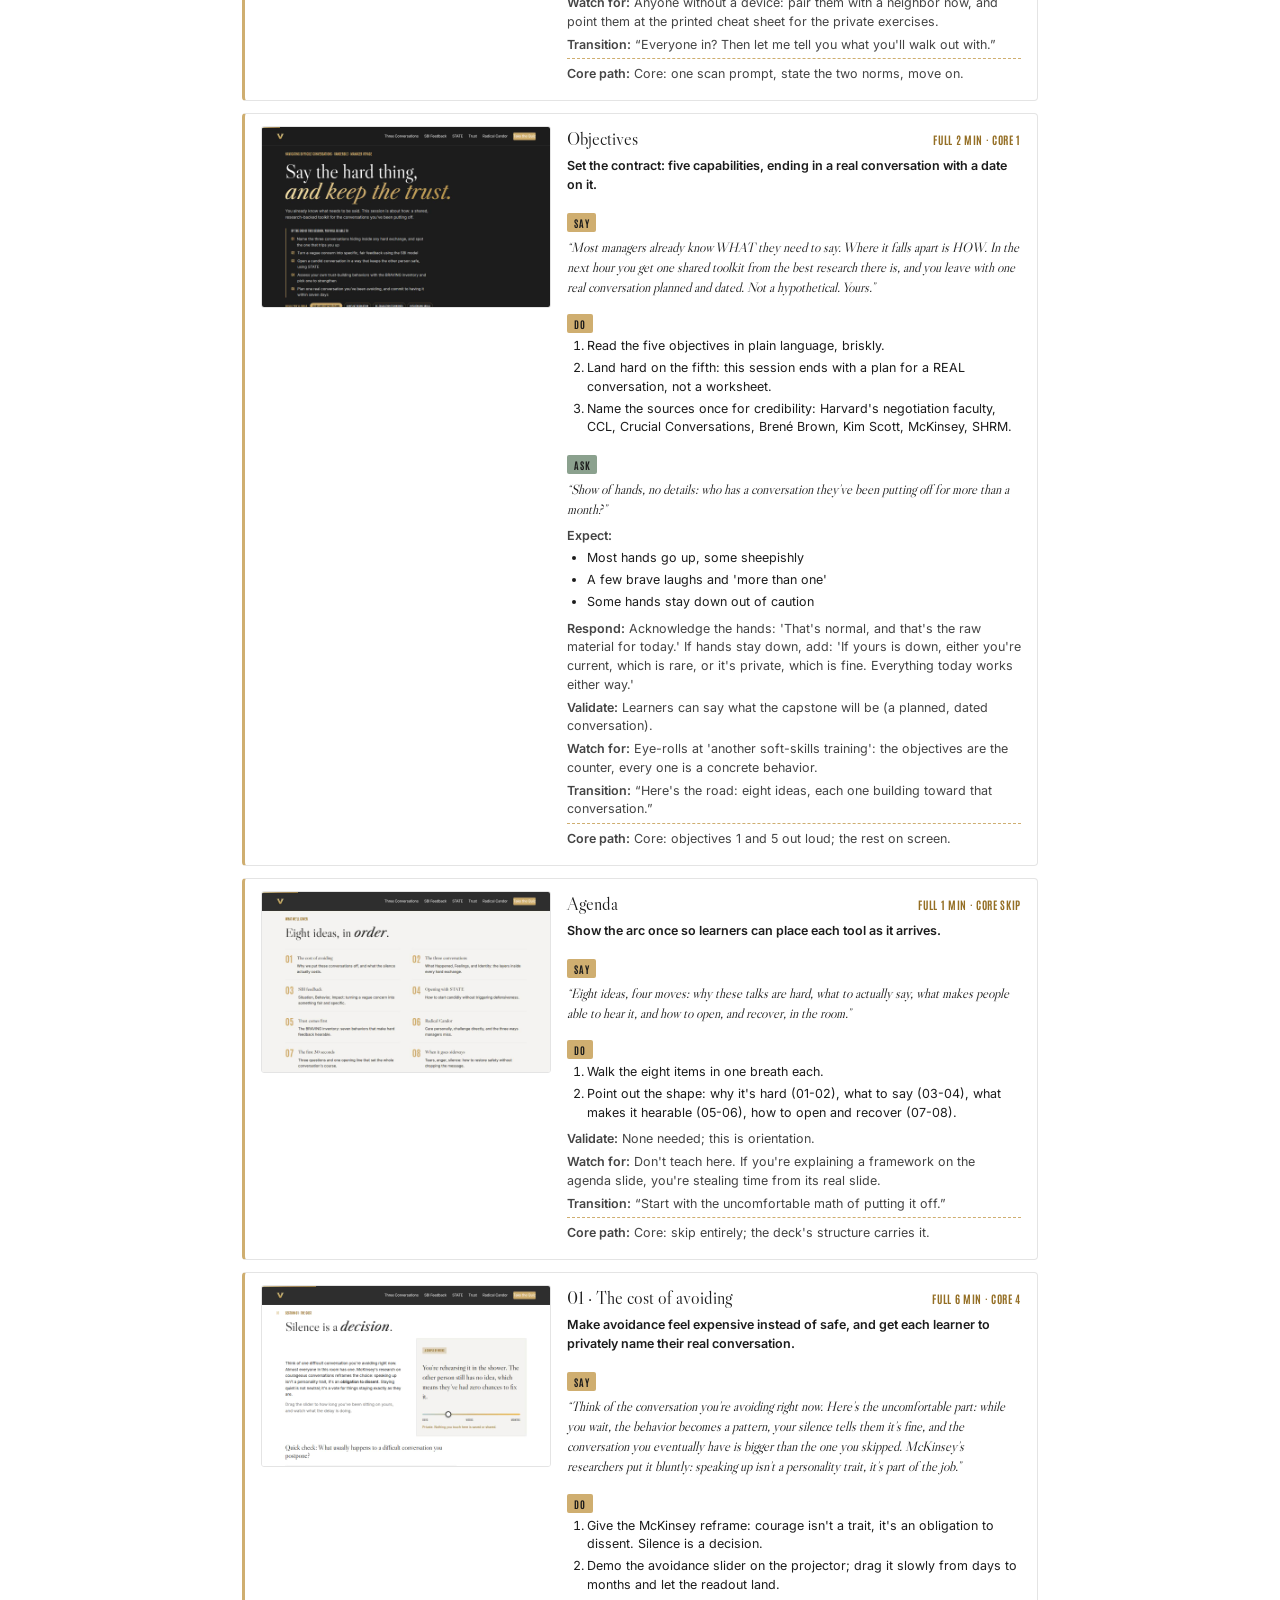
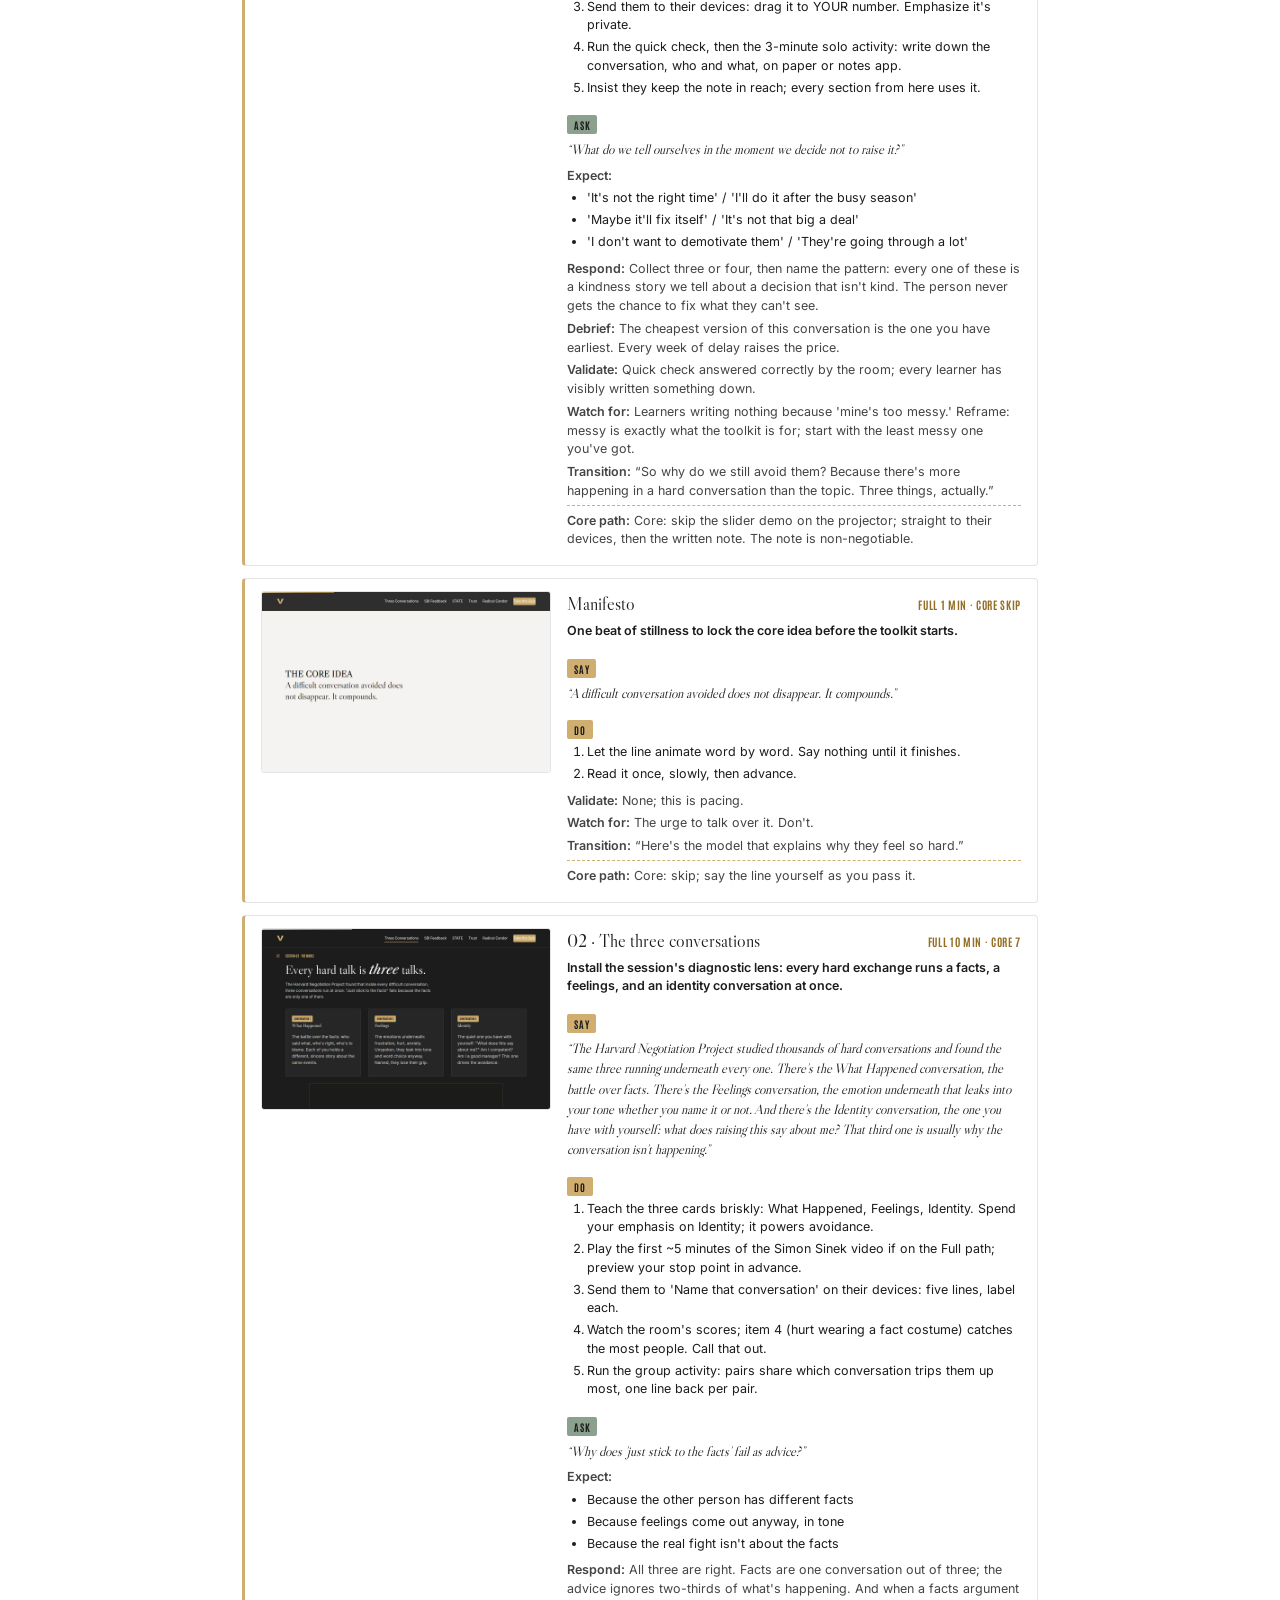
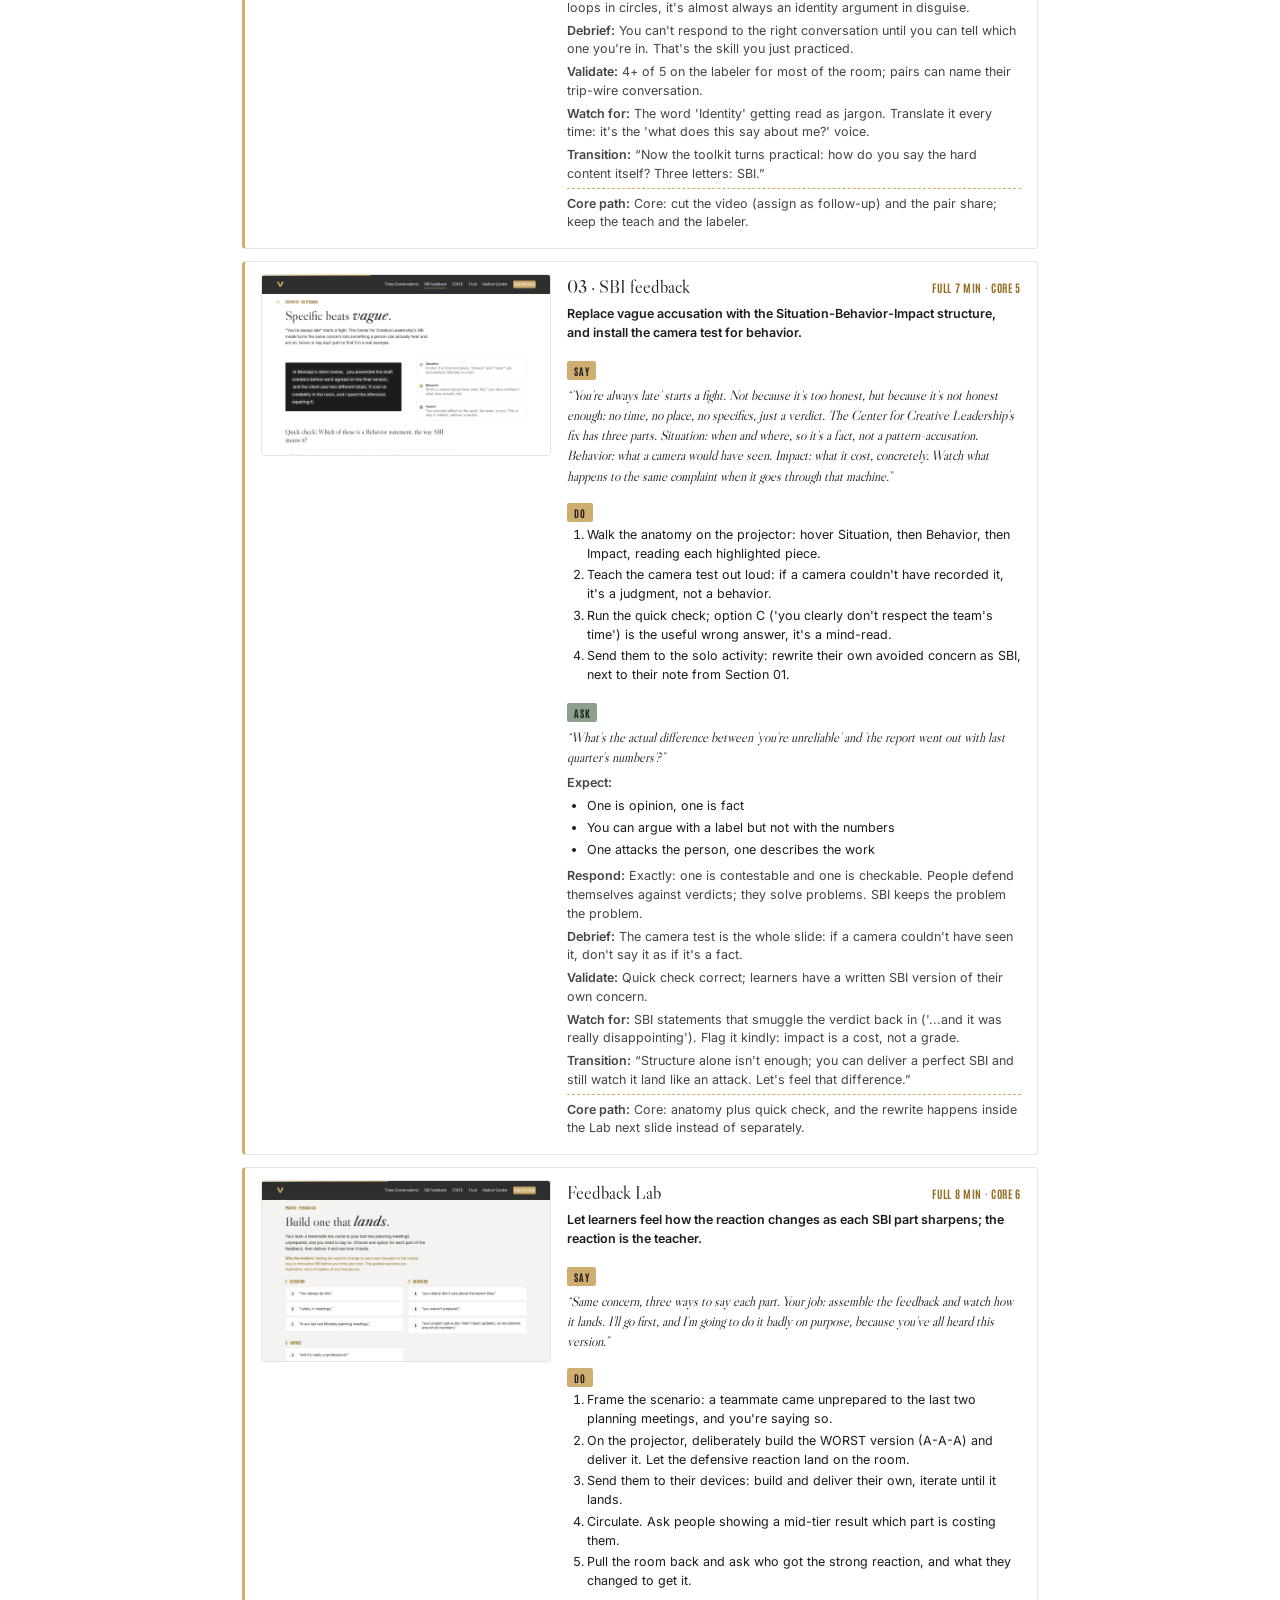
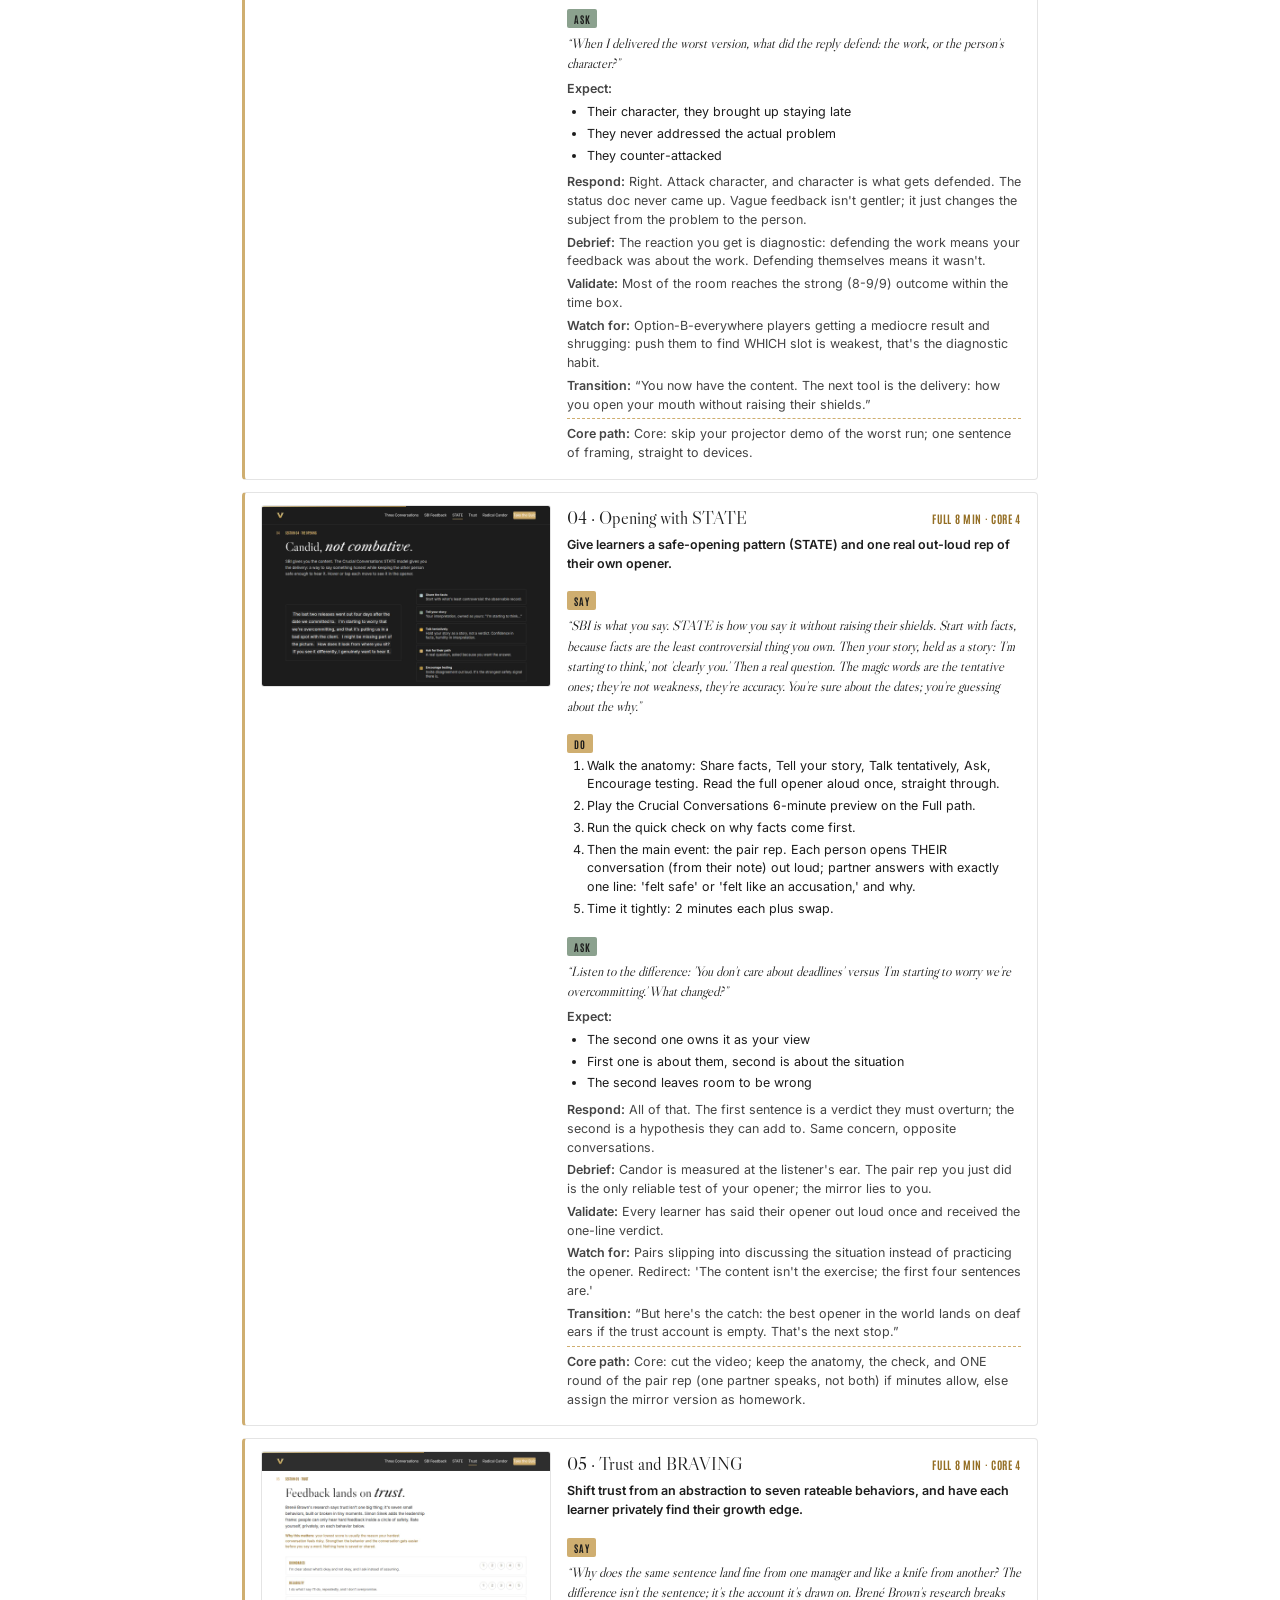
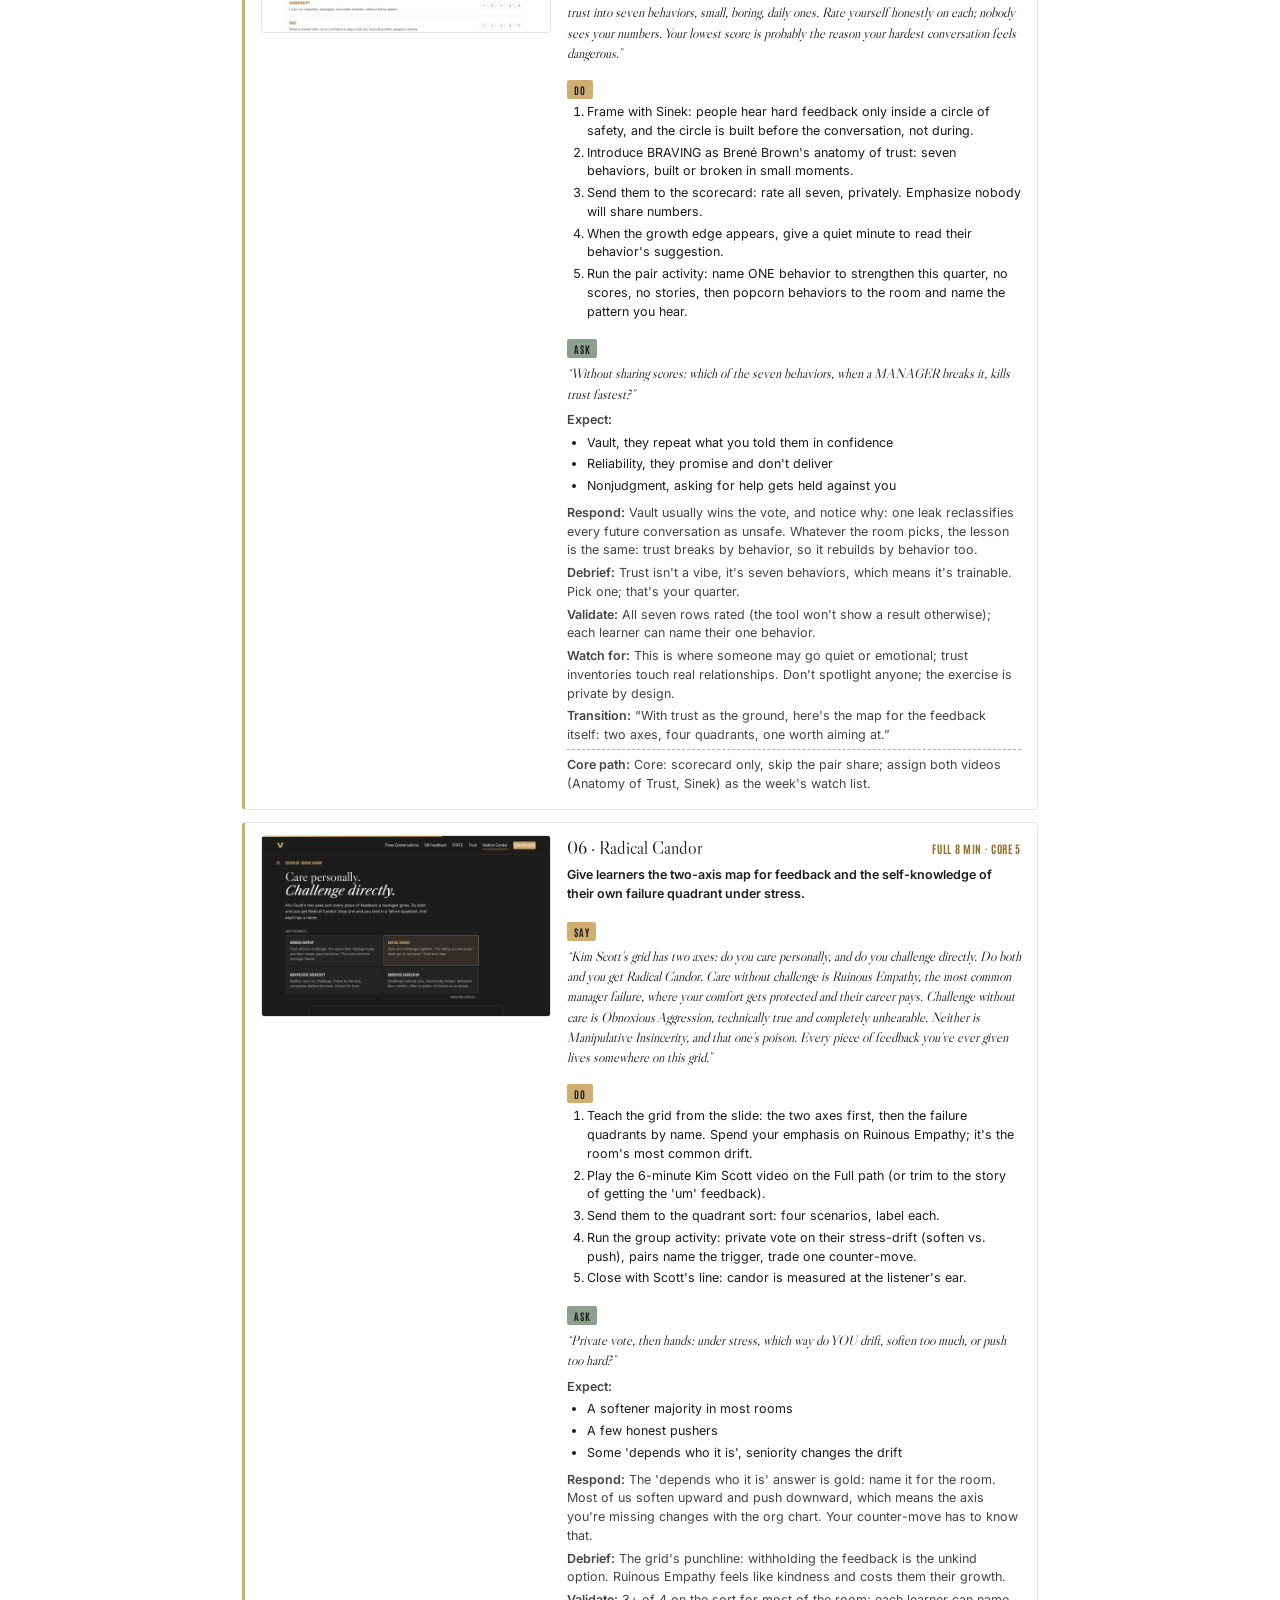
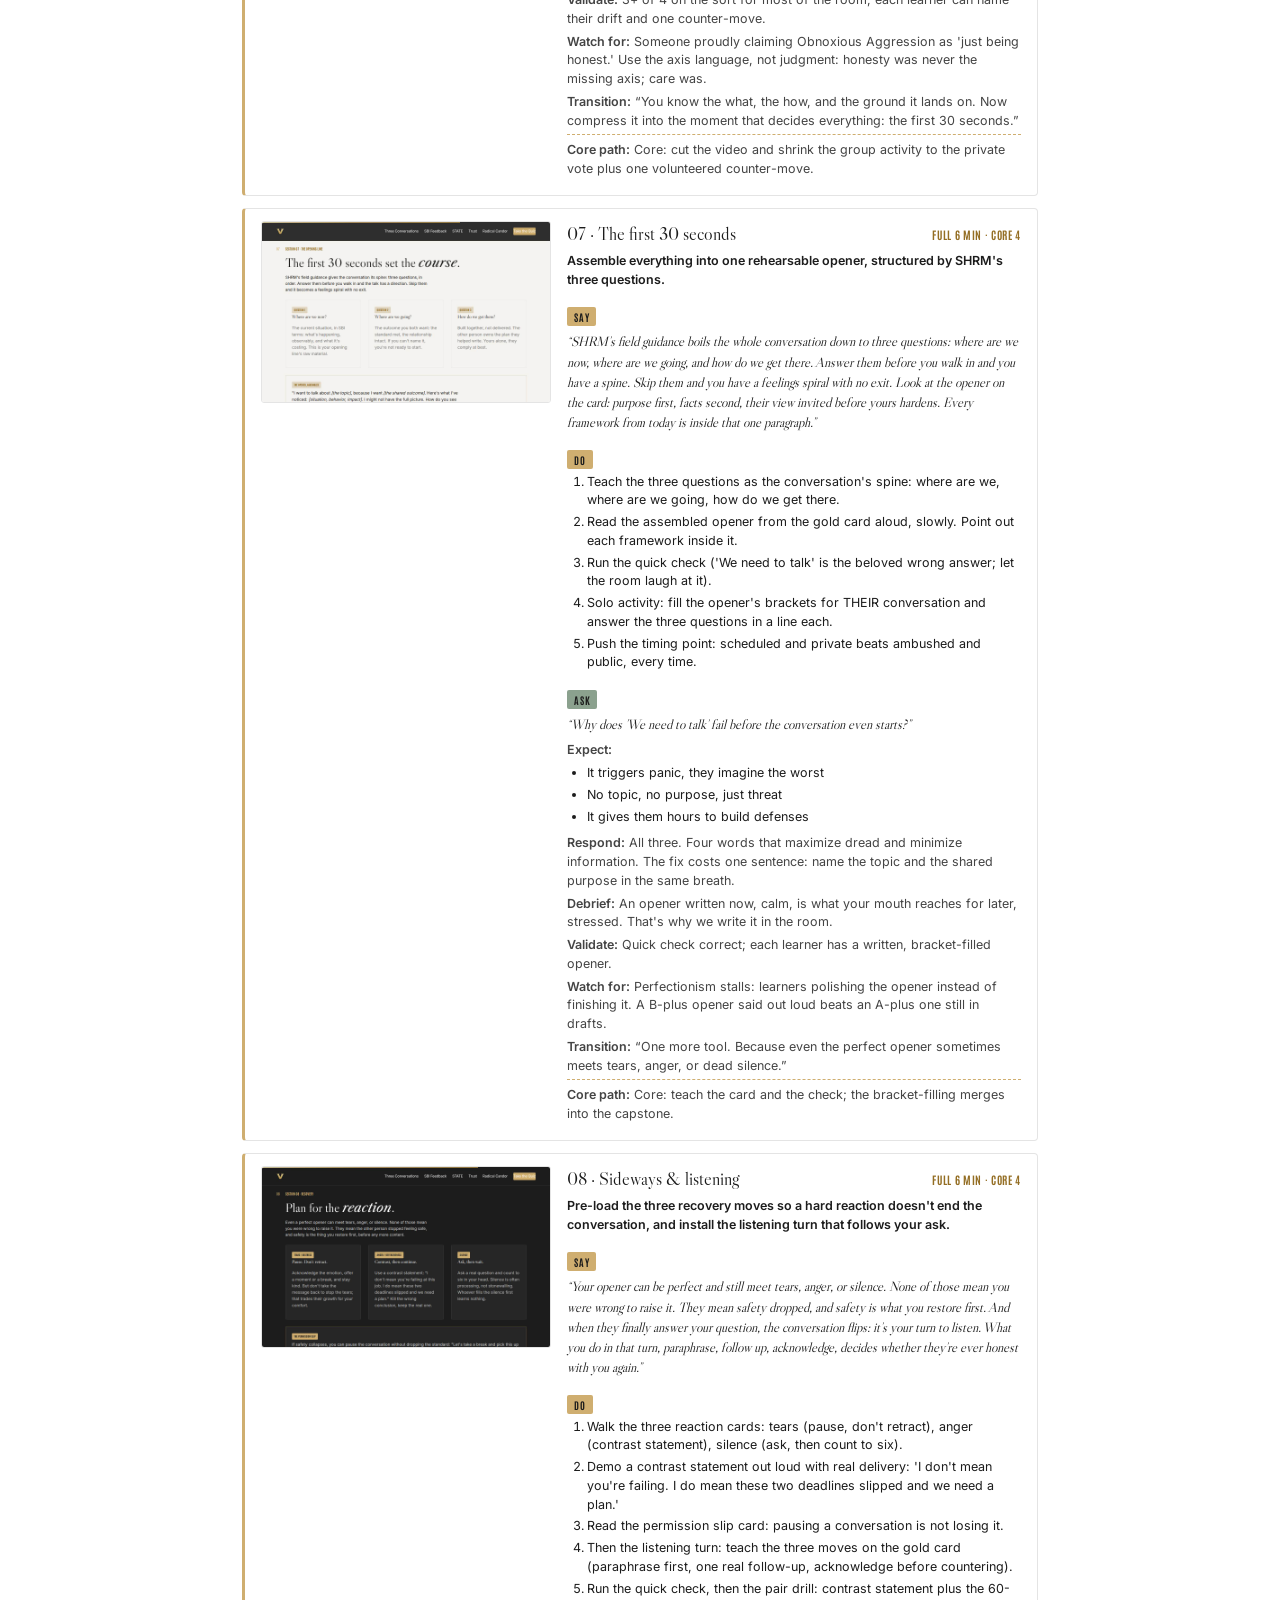
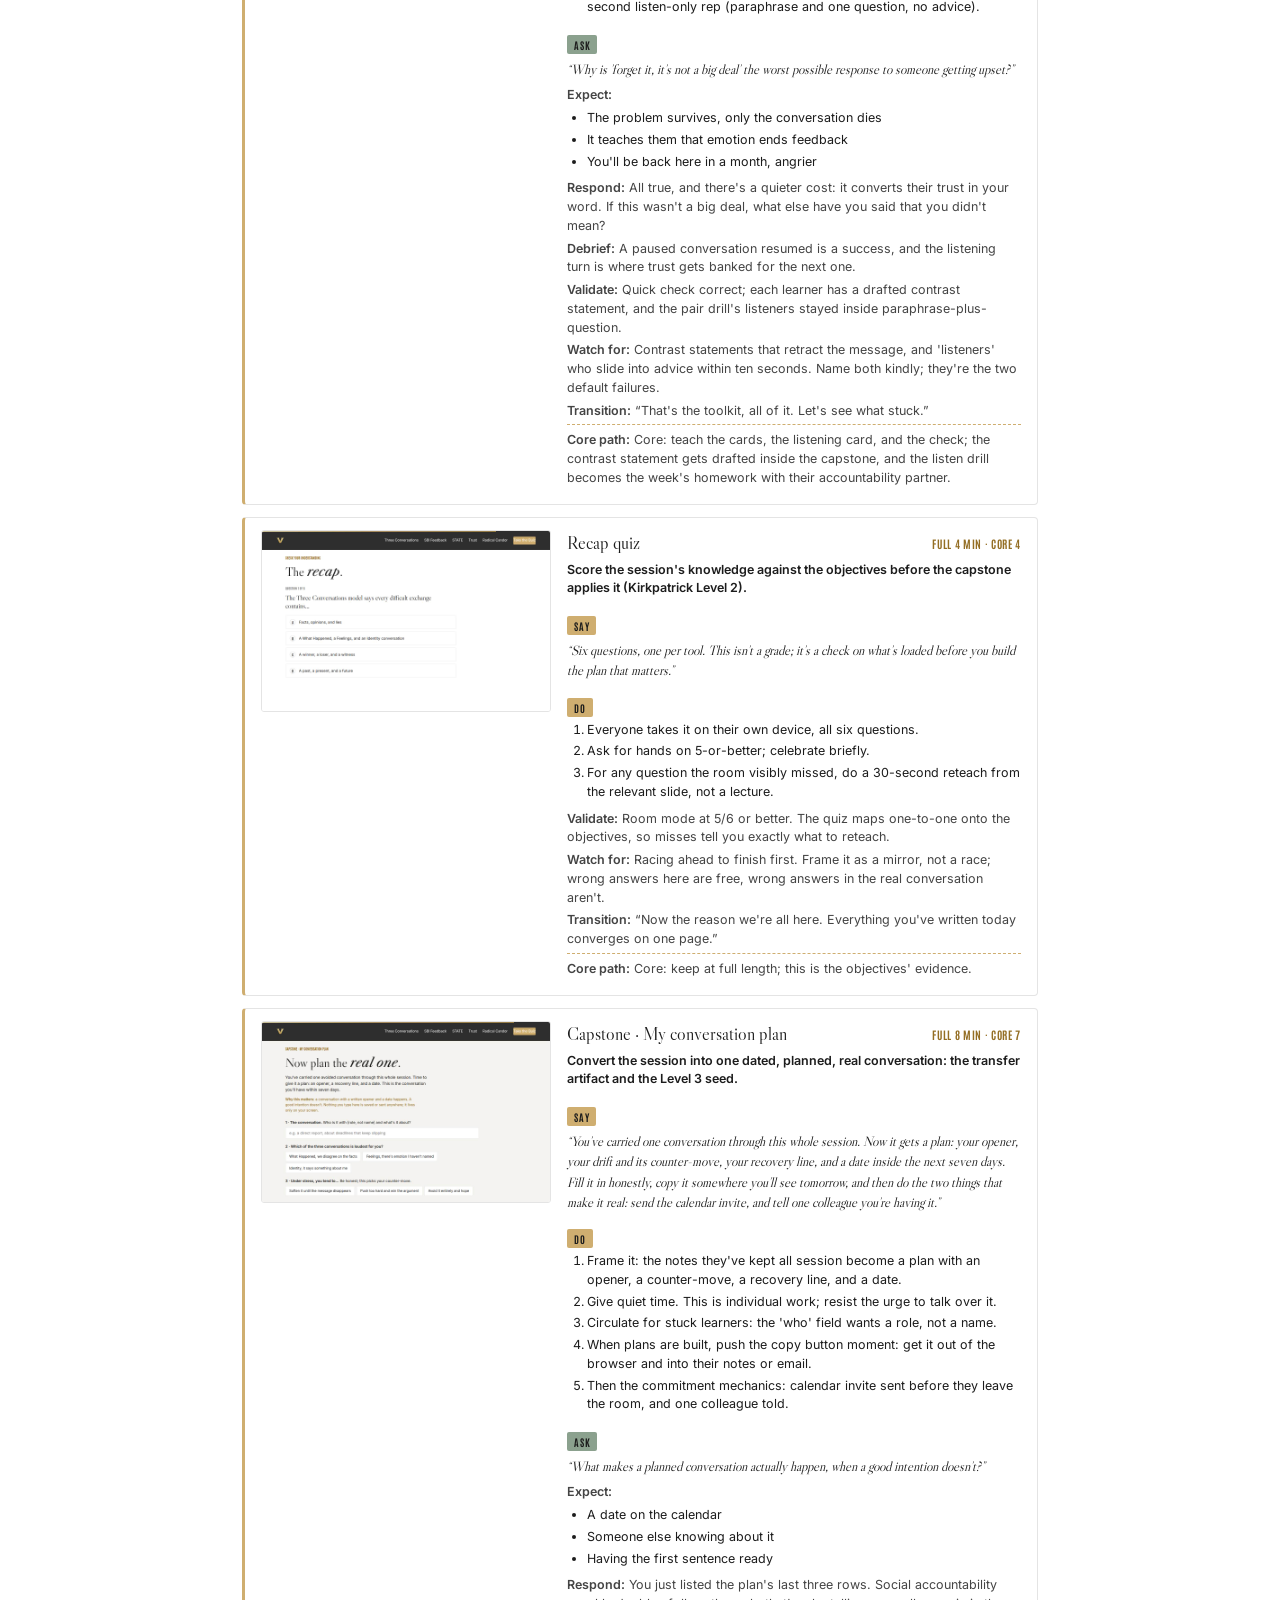
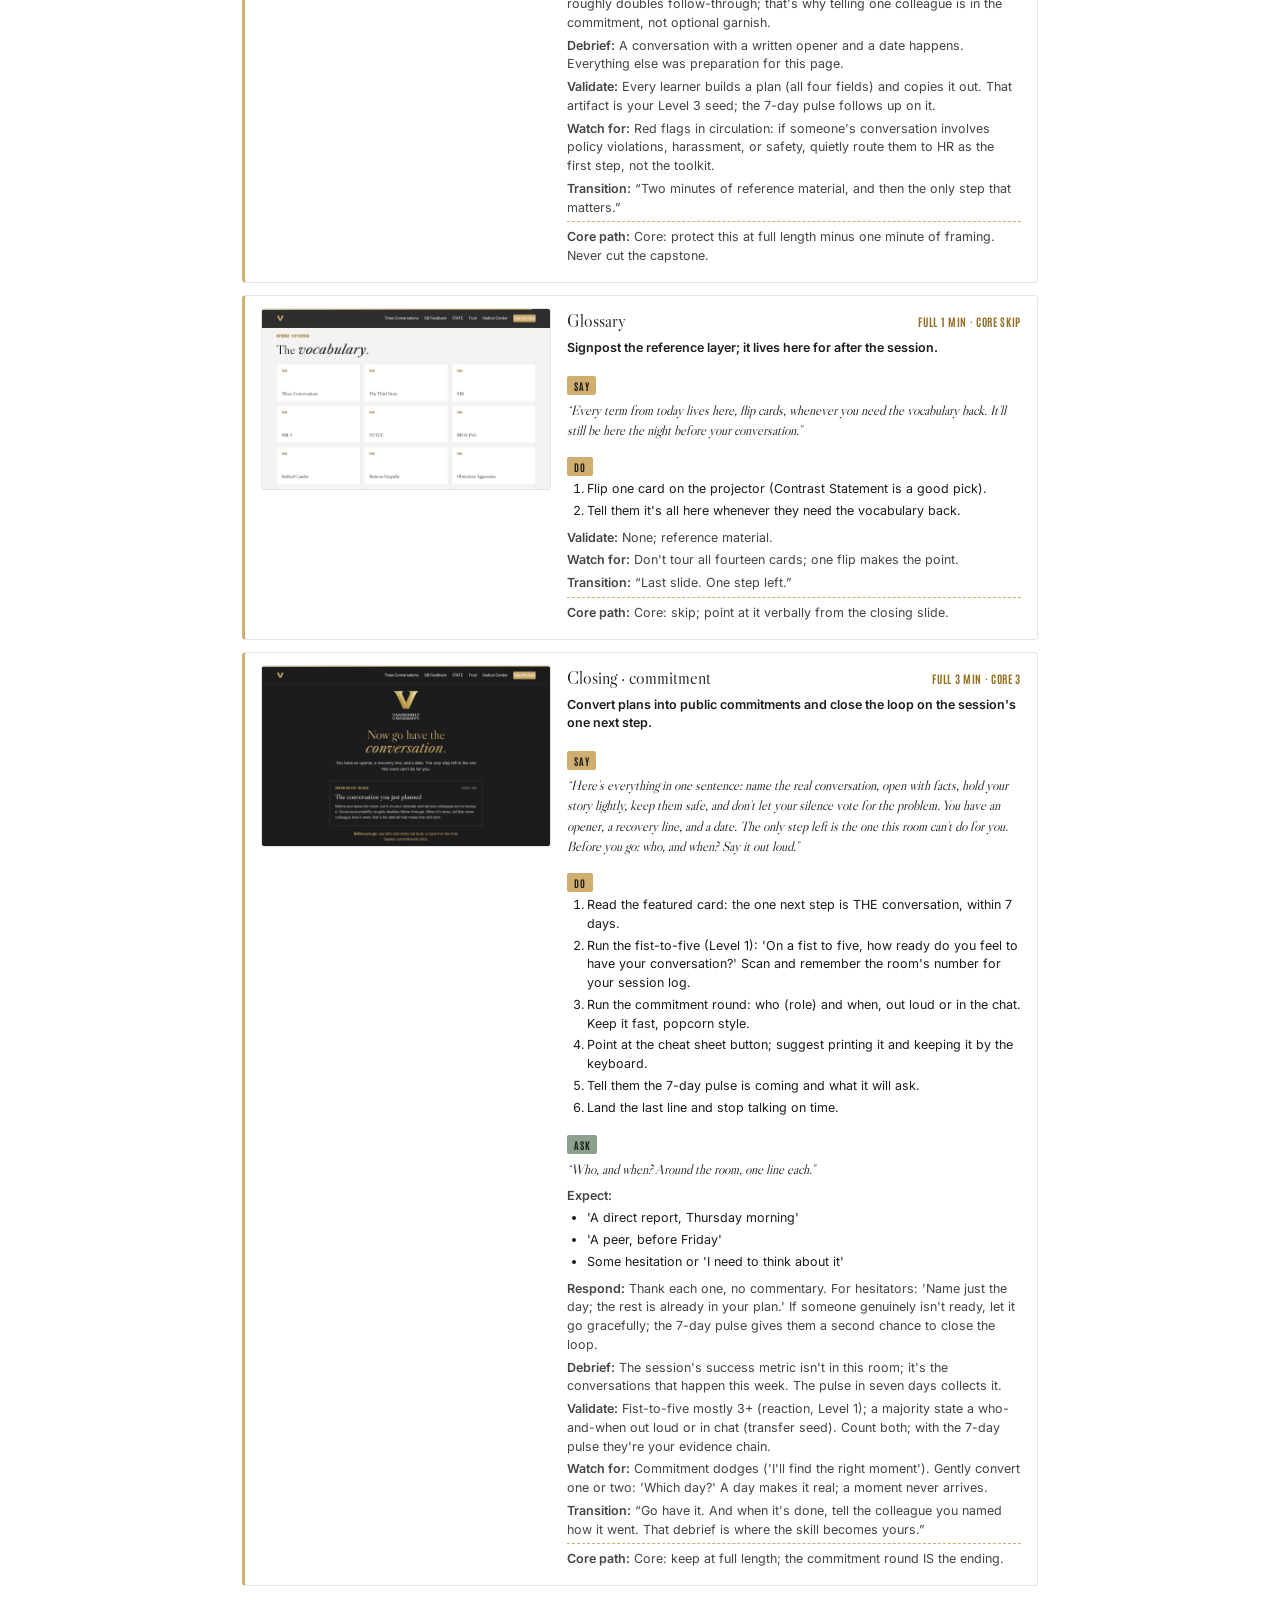
<file: facilitator/guide.html>
<!DOCTYPE html>
<html lang="en">
<head>
<meta charset="UTF-8">
<meta name="viewport" content="width=device-width, initial-scale=1">
<title>Facilitator Guide (printable) · Navigating Difficult Conversations — Vanderbilt Learning Series</title>
<meta name="robots" content="noindex">
<style>
  @font-face { font-family: 'Libre Caslon Display'; font-weight: 400;
    src: url('../assets/fonts/libre-caslon-display-latin-400-normal.woff2') format('woff2'); }
  @font-face { font-family: 'Inter'; font-weight: 400;
    src: url('../assets/fonts/inter-latin-400-normal.woff2') format('woff2'); }
  @font-face { font-family: 'Inter'; font-weight: 600;
    src: url('../assets/fonts/inter-latin-600-normal.woff2') format('woff2'); }
  @font-face { font-family: 'Antonio'; font-weight: 700;
    src: url('../assets/fonts/antonio-latin-700-normal.woff2') format('woff2'); }
  * { box-sizing: border-box; }
  body { margin: 0; font-family: 'Inter', Arial, sans-serif; color: #1C1C1C; background: #fff;
    font-size: 12.5px; line-height: 1.5; }
  .sheet { max-width: 860px; margin: 0 auto; padding: 28px 32px; }
  header { display: flex; align-items: flex-start; justify-content: space-between; gap: 16px;
    border-bottom: 2px solid #CFAE70; padding-bottom: 14px; margin-bottom: 16px; }
  header img { width: 150px; }
  h1 { font-family: 'Libre Caslon Display', serif; font-weight: 400; font-size: 26px; margin: 0; }
  h1 em { font-style: italic; color: #946E24; }
  .eyebrow { font-family: 'Antonio', Impact, sans-serif; font-weight: 700; text-transform: uppercase;
    letter-spacing: .08em; font-size: 10px; color: #946E24; margin: 0 0 6px; }
  h2 { font-family: 'Libre Caslon Display', serif; font-weight: 400; font-size: 18px;
    margin: 0 0 4px; display: flex; justify-content: space-between; align-items: baseline; gap: 12px; }
  h3 { font-family: 'Antonio', Impact, sans-serif; font-weight: 700; text-transform: uppercase;
    letter-spacing: .06em; font-size: 12px; color: #946E24; margin: 14px 0 4px; }
  .mins { font-family: 'Antonio', Impact, sans-serif; font-size: 11px; color: #946E24;
    letter-spacing: .06em; text-transform: uppercase; white-space: nowrap; }
  .sec { border: 1px solid #E4E4E4; border-left: 3px solid #CFAE70; border-radius: 4px;
    padding: 12px 16px; margin-bottom: 12px; break-inside: avoid;
    display: grid; grid-template-columns: 290px 1fr; gap: 16px; align-items: start; }
  .sec.noimg { grid-template-columns: 1fr; }
  .sec.noimg .sec__shot { display: none; }
  .sec__shot { position: sticky; top: 12px; }
  .sec__shot img { width: 100%; border: 1px solid #E4E4E4; border-radius: 3px; display: block; }
  .sec__notes { min-width: 0; }
  @media (max-width: 700px) { .sec { grid-template-columns: 1fr; } .sec__shot { position: static; max-width: 340px; } }
  @media print { .sec { grid-template-columns: 240px 1fr; } .sec__shot { position: static; } }
  .purpose { font-weight: 600; margin: 2px 0 8px; }
  .tagline { font-family: 'Antonio', Impact, sans-serif; font-weight: 700; text-transform: uppercase;
    letter-spacing: .08em; font-size: 10px; margin: 10px 0 2px; color: #1C1C1C;
    background: #CFAE70; display: inline-block; padding: 2px 7px; border-radius: 2px; }
  .tagline.ask { background: #8BA18E; }
  .script { font-family: 'Libre Caslon Display', serif; font-style: italic; font-size: 13.5px;
    margin: 4px 0 6px; }
  .mini { margin: 4px 0; color: #444; }
  .mini.core { border-top: 1px dashed #CFAE70; padding-top: 6px; }
  ol, ul { margin: 2px 0 8px; padding-left: 20px; }
  li { margin-bottom: 3px; }
  table { border-collapse: collapse; width: 100%; margin: 8px 0 16px; }
  th, td { border: 1px solid #E4E4E4; padding: 5px 9px; text-align: left; }
  th { font-family: 'Antonio', Impact, sans-serif; text-transform: uppercase; letter-spacing: .06em;
    font-size: 10px; color: #946E24; }
  .front { border: 1px solid #E4E4E4; border-radius: 4px; padding: 12px 16px; margin-bottom: 12px;
    break-inside: avoid; }
  .printbtn { position: fixed; right: 18px; top: 18px; background: #CFAE70; border: 0; border-radius: 4px;
    padding: 9px 16px; font-family: Inter, Arial, sans-serif; font-weight: 600; font-size: 13px; cursor: pointer; }
  @media print { .printbtn { display: none; } body { font-size: 11px; } .sheet { padding: 0; max-width: none; } }
</style>
</head>
<body>
<button class="printbtn" onclick="window.print()">Print / Save as PDF</button>
<div class="sheet">
  <header>
    <div>
      <p class="eyebrow">Vanderbilt · Learning Series · ATD facilitator guide · print edition</p>
      <h1>Navigating Difficult Conversations, the <em>facilitator guide</em></h1>
    </div>
    <img src="../assets/img/vu-lockup-black.png" alt="Vanderbilt University">
  </header>

  <div class="front">
    <h3>Run of show</h3>
    <table><tr><th>Screen</th><th>Full (min)</th><th>Core (min)</th></tr><tr><td>Welcome / QR</td><td>3</td><td>2</td></tr><tr><td>Objectives</td><td>2</td><td>1</td></tr><tr><td>Agenda</td><td>1</td><td>—</td></tr><tr><td>01 · The cost of avoiding</td><td>6</td><td>4</td></tr><tr><td>Manifesto</td><td>1</td><td>—</td></tr><tr><td>02 · The three conversations</td><td>10</td><td>7</td></tr><tr><td>03 · SBI feedback</td><td>7</td><td>5</td></tr><tr><td>Feedback Lab</td><td>8</td><td>6</td></tr><tr><td>04 · Opening with STATE</td><td>8</td><td>4</td></tr><tr><td>05 · Trust and BRAVING</td><td>8</td><td>4</td></tr><tr><td>06 · Radical Candor</td><td>8</td><td>5</td></tr><tr><td>07 · The first 30 seconds</td><td>6</td><td>4</td></tr><tr><td>08 · Sideways &amp; listening</td><td>6</td><td>4</td></tr><tr><td>Recap quiz</td><td>4</td><td>4</td></tr><tr><td>Capstone · My conversation plan</td><td>8</td><td>7</td></tr><tr><td>Glossary</td><td>1</td><td>—</td></tr><tr><td>Closing · commitment</td><td>3</td><td>3</td></tr>
    <tr><th>Total</th><th>90</th><th>60</th></tr></table>
    <h3>Audience</h3><p>People managers, team leads, and HR/talent partners. Best with 8 to 24 people for pair practice.</p>
    <h3>Room setup</h3><p>Projector + presenter device; learners on their own devices via the Welcome-slide QR; tables or pairs for practice. Virtual: breakout rooms of 2 for the STATE and sideways drills.</p>
    <h3>Materials</h3><ul><li>Projector or large display and the facilitator link open (this edition)</li><li>Facilitator laptop with arrow keys or clicker; all notifications off</li><li>Learner devices (BYOD) joining via the welcome-slide QR</li><li>A few printed cheat sheets (cheatsheet.html) for anyone without a device</li><li>Printed capstone worksheets (worksheet.html) for anyone without a device, and as the projector-failure fallback</li><li>Whiteboard or flip chart for the parking lot and the room's quadrant vote</li><li>Sticky notes and pens: the private-notes fallback, and several exercises here are deliberately private</li></ul>
    <h3>A week before</h3><ol><li>Read this guide end to end, then run BOTH editions start to finish, doing every exercise yourself, including a deliberately weak run of the Feedback Lab.</li><li>Build your own conversation plan in the capstone using a real conversation you're avoiding. You will reference having done it, not the contents.</li><li>Book a room where pairs can talk without shouting, and confirm guest wifi works for personal devices.</li><li>Decide your path now: Full (90-minute slot) or Core (60). Mark which group debriefs you keep.</li><li>Rehearse three scripted moments out loud: the Section 01 avoidance framing, the STATE opener read-aloud, and the contrast-statement demo in Section 08.</li><li>Send the pre-work invite (template on this page) with the calendar invite; primed rooms start five minutes faster.</li></ol><h3>The day before</h3><ol><li>Test the projector with the facilitator link; confirm the notes rail is readable from where you'll stand.</li><li>Scan the welcome QR from the back of the room with your own phone; it must land on the learner edition.</li><li>Print 5 to 10 cheat sheets and this guide's run-of-show.</li><li>Re-read the tough-questions bank; say the answers out loud once, especially the 'what if it's my boss' one. You will get it.</li></ol><h3>30 minutes before</h3><ol><li>Welcome slide up as people arrive; it does the enrolling for you.</li><li>Close every other tab and app; silence the machine.</li><li>Test arrow-key navigation and one interaction (tap a ring of the SBI anatomy, run one Lab option).</li><li>Write 'PARKING LOT' at the top of the whiteboard.</li><li>Set the tone for yourself: this room is about to talk about conversations they're afraid of. Calm is contagious.</li></ol>
    <h3>When things go sideways</h3><p><b>If Projector or the site fails mid-session:</b> Teach from the printed cheat sheet: SBI, STATE, the three conversations, and the quadrant grid all work on a whiteboard. The pair practice needs no screen at all.</p><p><b>If Learner devices can't join (wifi/filters):</b> Run facilitator-only: interactions happen on the projector with volunteers calling choices; private exercises (avoidance slider, BRAVING, the capstone) move to the printed capstone worksheet or sticky notes. You lose typing, not learning.</p><p><b>If You're 10+ minutes behind by Radical Candor (Section 06):</b> Declare the Core path silently: cut remaining group debriefs and the in-class videos. Never cut the STATE pair rep, the recap, or the capstone; they carry objectives 3 and 5.</p><p><b>If Silence after you ask a question:</b> Count seven full seconds before rescuing; in this course especially, silence is people deciding whether to be honest. If it holds, narrow it: 'This table: Ruinous Empathy or Obnoxious Aggression?' Never answer your own question first.</p><p><b>If One voice dominates, or someone starts naming real colleagues:</b> For dominators: 'Hold that; parking lot,' then invite two unheard voices. For naming names: step in immediately and kindly: 'Roles, not names, protects everyone in this room, including you.' Repeat the no-names norm; it is load-bearing.</p><p><b>If Someone gets emotional or discloses a live, serious conflict:</b> Do not process it in the room. Acknowledge briefly ('That sounds genuinely hard, and I want to do it justice; find me at the break'), continue, and follow up privately. If it involves policy violations, harassment, or safety, route them to HR, not to this toolkit.</p>
    <h3>Tough questions, ready answers</h3><p><b>Q: What if the difficult conversation I need is with my own boss?</b><br>The tools point up as well as down. STATE was built for high-stakes talks with people who outrank you: facts first, story owned tentatively, a genuine ask. Pick your timing, be extra generous in interpretation, and remember McKinsey's frame: surfacing a real problem is part of your job, not insubordination.</p><p><b>Q: I've let it slide for a year. Isn't it too late and too awkward now?</b><br>It's more awkward, and still worth it. Name the delay honestly as yours: 'I should have raised this months ago, and that's on me.' That one sentence takes the ambush out of it and models the accountability you're about to ask for.</p><p><b>Q: What about the person who cries or blows up every single time?</b><br>A predictable reaction doesn't erase the standard; it changes your preparation. Plan the pause, have your contrast statement ready, pick a private time with slack after it. If the pattern repeats across many conversations, bring in your HR partner; that's a support structure, not an escalation.</p><p><b>Q: Isn't scripting a conversation manipulative?</b><br>You script yourself, not them. The opener and contrast statement exist because adrenaline makes everyone a worse version of themselves in the first 30 seconds. Preparing to be clear and kind under stress is care, not control. The other person still gets to change your mind; that's what the Ask step is for.</p><p><b>Q: What if it turns out I'm the one who's wrong?</b><br>Then the conversation worked. You traded a resentment for information. That's why STATE ends with 'encourage testing'; if you weren't willing to be wrong, it was a lecture with a question mark.</p><p><b>Q: When does this stop being a conversation and become an HR matter?</b><br>The toolkit covers performance, behavior, and working-relationship conversations. Policy violations, anything touching protected classes, safety concerns, or formal performance processes belong with HR from the start. When in doubt, consult HR before the conversation, not after it goes wrong.</p>
    <h3>Copy-paste templates</h3><p><b>Pre-work invite (paste into the calendar invite)</b><br>Subject: Before our Difficult Conversations session. We're spending the session on the work conversations we avoid. Before you arrive, think of ONE conversation you've been putting off: a role, not a name, and you will never be asked to share the details. Bring it in your head; every exercise uses it. Nothing you type in the session leaves your screen.</p><p><b>7-day pulse (send one week after)</b><br>Subject: One week later, did it happen? Three quick lines, reply whenever: 1) Did you have the conversation you planned? 2) Which tool did you reach for (SBI, STATE, contrast statement)? 3) What happened, in one sentence? Replies come to me only. If it hasn't happened yet, that's useful to know too, and this note is your nudge.</p>
    <h3>After the session</h3><p>Seven days out, send a three-line pulse: 'Did you have the conversation? Which tool did you use? What happened?' Replies are your Kirkpatrick Level 3 evidence. At 30/60/90 days, ask managers-of-managers whether SBI language is showing up in regular 1:1s.</p>
  </div>

  <div class="sec">
    <div class="sec__shot"><img src="img/s-welcome.jpg" alt="Slide: Welcome / QR" onerror="this.closest('.sec').classList.add('noimg')"></div>
    <div class="sec__notes">
    <h2>Welcome / QR <span class="mins">Full 3 min · Core 2</span></h2>
    <p class="purpose">Get every learner into the experience on their own device, and set the privacy norm that makes honesty possible.</p>
    <p class="tagline say">Say</p><p class="script">&ldquo;Welcome. Point your camera at that code before we start. Two ground rules for the next hour: nothing you type leaves your screen, and every example we touch uses roles, never names. That's what makes it safe to work on the real thing.&rdquo;</p>
    <p class="tagline">Do</p><ol><li>Have this slide projected as people arrive.</li><li>Point at the QR and get phones up before you say anything else.</li><li>State the two norms: everything typed stays on their screen, and all examples today use roles, never names.</li><li>Confirm by show of hands that most of the room has the site open before advancing.</li></ol>
    
    
    <p class="mini"><b>Validate:</b> 80%+ of the room has the deck open on a device.</p>
    <p class="mini"><b>Watch for:</b> Anyone without a device: pair them with a neighbor now, and point them at the printed cheat sheet for the private exercises.</p>
    <p class="mini"><b>Transition:</b> &ldquo;Everyone in? Then let me tell you what you'll walk out with.&rdquo;</p>
    <p class="mini core"><b>Core path:</b> Core: one scan prompt, state the two norms, move on.</p>
    </div>
  </div>
  <div class="sec">
    <div class="sec__shot"><img src="img/s-hero.jpg" alt="Slide: Objectives" onerror="this.closest('.sec').classList.add('noimg')"></div>
    <div class="sec__notes">
    <h2>Objectives <span class="mins">Full 2 min · Core 1</span></h2>
    <p class="purpose">Set the contract: five capabilities, ending in a real conversation with a date on it.</p>
    <p class="tagline say">Say</p><p class="script">&ldquo;Most managers already know WHAT they need to say. Where it falls apart is HOW. In the next hour you get one shared toolkit from the best research there is, and you leave with one real conversation planned and dated. Not a hypothetical. Yours.&rdquo;</p>
    <p class="tagline">Do</p><ol><li>Read the five objectives in plain language, briskly.</li><li>Land hard on the fifth: this session ends with a plan for a REAL conversation, not a worksheet.</li><li>Name the sources once for credibility: Harvard's negotiation faculty, CCL, Crucial Conversations, Brené Brown, Kim Scott, McKinsey, SHRM.</li></ol>
    <p class='tagline ask'>Ask</p><p class='script'>&ldquo;Show of hands, no details: who has a conversation they've been putting off for more than a month?&rdquo;</p><p class='mini'><b>Expect:</b></p><ul><li>Most hands go up, some sheepishly</li><li>A few brave laughs and 'more than one'</li><li>Some hands stay down out of caution</li></ul><p class='mini'><b>Respond:</b> Acknowledge the hands: 'That's normal, and that's the raw material for today.' If hands stay down, add: 'If yours is down, either you're current, which is rare, or it's private, which is fine. Everything today works either way.'</p>
    
    <p class="mini"><b>Validate:</b> Learners can say what the capstone will be (a planned, dated conversation).</p>
    <p class="mini"><b>Watch for:</b> Eye-rolls at 'another soft-skills training': the objectives are the counter, every one is a concrete behavior.</p>
    <p class="mini"><b>Transition:</b> &ldquo;Here's the road: eight ideas, each one building toward that conversation.&rdquo;</p>
    <p class="mini core"><b>Core path:</b> Core: objectives 1 and 5 out loud; the rest on screen.</p>
    </div>
  </div>
  <div class="sec">
    <div class="sec__shot"><img src="img/s-agenda.jpg" alt="Slide: Agenda" onerror="this.closest('.sec').classList.add('noimg')"></div>
    <div class="sec__notes">
    <h2>Agenda <span class="mins">Full 1 min · Core skip</span></h2>
    <p class="purpose">Show the arc once so learners can place each tool as it arrives.</p>
    <p class="tagline say">Say</p><p class="script">&ldquo;Eight ideas, four moves: why these talks are hard, what to actually say, what makes people able to hear it, and how to open, and recover, in the room.&rdquo;</p>
    <p class="tagline">Do</p><ol><li>Walk the eight items in one breath each.</li><li>Point out the shape: why it's hard (01-02), what to say (03-04), what makes it hearable (05-06), how to open and recover (07-08).</li></ol>
    
    
    <p class="mini"><b>Validate:</b> None needed; this is orientation.</p>
    <p class="mini"><b>Watch for:</b> Don't teach here. If you're explaining a framework on the agenda slide, you're stealing time from its real slide.</p>
    <p class="mini"><b>Transition:</b> &ldquo;Start with the uncomfortable math of putting it off.&rdquo;</p>
    <p class="mini core"><b>Core path:</b> Core: skip entirely; the deck's structure carries it.</p>
    </div>
  </div>
  <div class="sec">
    <div class="sec__shot"><img src="img/s-cost.jpg" alt="Slide: 01 · The cost of avoiding" onerror="this.closest('.sec').classList.add('noimg')"></div>
    <div class="sec__notes">
    <h2>01 · The cost of avoiding <span class="mins">Full 6 min · Core 4</span></h2>
    <p class="purpose">Make avoidance feel expensive instead of safe, and get each learner to privately name their real conversation.</p>
    <p class="tagline say">Say</p><p class="script">&ldquo;Think of the conversation you're avoiding right now. Here's the uncomfortable part: while you wait, the behavior becomes a pattern, your silence tells them it's fine, and the conversation you eventually have is bigger than the one you skipped. McKinsey's researchers put it bluntly: speaking up isn't a personality trait, it's part of the job.&rdquo;</p>
    <p class="tagline">Do</p><ol><li>Give the McKinsey reframe: courage isn't a trait, it's an obligation to dissent. Silence is a decision.</li><li>Demo the avoidance slider on the projector; drag it slowly from days to months and let the readout land.</li><li>Send them to their devices: drag it to YOUR number. Emphasize it's private.</li><li>Run the quick check, then the 3-minute solo activity: write down the conversation, who and what, on paper or notes app.</li><li>Insist they keep the note in reach; every section from here uses it.</li></ol>
    <p class='tagline ask'>Ask</p><p class='script'>&ldquo;What do we tell ourselves in the moment we decide not to raise it?&rdquo;</p><p class='mini'><b>Expect:</b></p><ul><li>'It's not the right time' / 'I'll do it after the busy season'</li><li>'Maybe it'll fix itself' / 'It's not that big a deal'</li><li>'I don't want to demotivate them' / 'They're going through a lot'</li></ul><p class='mini'><b>Respond:</b> Collect three or four, then name the pattern: every one of these is a kindness story we tell about a decision that isn't kind. The person never gets the chance to fix what they can't see.</p>
    <p class="mini"><b>Debrief:</b> The cheapest version of this conversation is the one you have earliest. Every week of delay raises the price.</p>
    <p class="mini"><b>Validate:</b> Quick check answered correctly by the room; every learner has visibly written something down.</p>
    <p class="mini"><b>Watch for:</b> Learners writing nothing because 'mine's too messy.' Reframe: messy is exactly what the toolkit is for; start with the least messy one you've got.</p>
    <p class="mini"><b>Transition:</b> &ldquo;So why do we still avoid them? Because there's more happening in a hard conversation than the topic. Three things, actually.&rdquo;</p>
    <p class="mini core"><b>Core path:</b> Core: skip the slider demo on the projector; straight to their devices, then the written note. The note is non-negotiable.</p>
    </div>
  </div>
  <div class="sec">
    <div class="sec__shot"><img src="img/s-belief.jpg" alt="Slide: Manifesto" onerror="this.closest('.sec').classList.add('noimg')"></div>
    <div class="sec__notes">
    <h2>Manifesto <span class="mins">Full 1 min · Core skip</span></h2>
    <p class="purpose">One beat of stillness to lock the core idea before the toolkit starts.</p>
    <p class="tagline say">Say</p><p class="script">&ldquo;A difficult conversation avoided does not disappear. It compounds.&rdquo;</p>
    <p class="tagline">Do</p><ol><li>Let the line animate word by word. Say nothing until it finishes.</li><li>Read it once, slowly, then advance.</li></ol>
    
    
    <p class="mini"><b>Validate:</b> None; this is pacing.</p>
    <p class="mini"><b>Watch for:</b> The urge to talk over it. Don't.</p>
    <p class="mini"><b>Transition:</b> &ldquo;Here's the model that explains why they feel so hard.&rdquo;</p>
    <p class="mini core"><b>Core path:</b> Core: skip; say the line yourself as you pass it.</p>
    </div>
  </div>
  <div class="sec">
    <div class="sec__shot"><img src="img/s-three.jpg" alt="Slide: 02 · The three conversations" onerror="this.closest('.sec').classList.add('noimg')"></div>
    <div class="sec__notes">
    <h2>02 · The three conversations <span class="mins">Full 10 min · Core 7</span></h2>
    <p class="purpose">Install the session's diagnostic lens: every hard exchange runs a facts, a feelings, and an identity conversation at once.</p>
    <p class="tagline say">Say</p><p class="script">&ldquo;The Harvard Negotiation Project studied thousands of hard conversations and found the same three running underneath every one. There's the What Happened conversation, the battle over facts. There's the Feelings conversation, the emotion underneath that leaks into your tone whether you name it or not. And there's the Identity conversation, the one you have with yourself: what does raising this say about me? That third one is usually why the conversation isn't happening.&rdquo;</p>
    <p class="tagline">Do</p><ol><li>Teach the three cards briskly: What Happened, Feelings, Identity. Spend your emphasis on Identity; it powers avoidance.</li><li>Play the first ~5 minutes of the Simon Sinek video if on the Full path; preview your stop point in advance.</li><li>Send them to 'Name that conversation' on their devices: five lines, label each.</li><li>Watch the room's scores; item 4 (hurt wearing a fact costume) catches the most people. Call that out.</li><li>Run the group activity: pairs share which conversation trips them up most, one line back per pair.</li></ol>
    <p class='tagline ask'>Ask</p><p class='script'>&ldquo;Why does 'just stick to the facts' fail as advice?&rdquo;</p><p class='mini'><b>Expect:</b></p><ul><li>Because the other person has different facts</li><li>Because feelings come out anyway, in tone</li><li>Because the real fight isn't about the facts</li></ul><p class='mini'><b>Respond:</b> All three are right. Facts are one conversation out of three; the advice ignores two-thirds of what's happening. And when a facts argument loops in circles, it's almost always an identity argument in disguise.</p>
    <p class="mini"><b>Debrief:</b> You can't respond to the right conversation until you can tell which one you're in. That's the skill you just practiced.</p>
    <p class="mini"><b>Validate:</b> 4+ of 5 on the labeler for most of the room; pairs can name their trip-wire conversation.</p>
    <p class="mini"><b>Watch for:</b> The word 'Identity' getting read as jargon. Translate it every time: it's the 'what does this say about me?' voice.</p>
    <p class="mini"><b>Transition:</b> &ldquo;Now the toolkit turns practical: how do you say the hard content itself? Three letters: SBI.&rdquo;</p>
    <p class="mini core"><b>Core path:</b> Core: cut the video (assign as follow-up) and the pair share; keep the teach and the labeler.</p>
    </div>
  </div>
  <div class="sec">
    <div class="sec__shot"><img src="img/s-sbi.jpg" alt="Slide: 03 · SBI feedback" onerror="this.closest('.sec').classList.add('noimg')"></div>
    <div class="sec__notes">
    <h2>03 · SBI feedback <span class="mins">Full 7 min · Core 5</span></h2>
    <p class="purpose">Replace vague accusation with the Situation-Behavior-Impact structure, and install the camera test for behavior.</p>
    <p class="tagline say">Say</p><p class="script">&ldquo;'You're always late' starts a fight. Not because it's too honest, but because it's not honest enough: no time, no place, no specifics, just a verdict. The Center for Creative Leadership's fix has three parts. Situation: when and where, so it's a fact, not a pattern-accusation. Behavior: what a camera would have seen. Impact: what it cost, concretely. Watch what happens to the same complaint when it goes through that machine.&rdquo;</p>
    <p class="tagline">Do</p><ol><li>Walk the anatomy on the projector: hover Situation, then Behavior, then Impact, reading each highlighted piece.</li><li>Teach the camera test out loud: if a camera couldn't have recorded it, it's a judgment, not a behavior.</li><li>Run the quick check; option C ('you clearly don't respect the team's time') is the useful wrong answer, it's a mind-read.</li><li>Send them to the solo activity: rewrite their own avoided concern as SBI, next to their note from Section 01.</li></ol>
    <p class='tagline ask'>Ask</p><p class='script'>&ldquo;What's the actual difference between 'you're unreliable' and 'the report went out with last quarter's numbers'?&rdquo;</p><p class='mini'><b>Expect:</b></p><ul><li>One is opinion, one is fact</li><li>You can argue with a label but not with the numbers</li><li>One attacks the person, one describes the work</li></ul><p class='mini'><b>Respond:</b> Exactly: one is contestable and one is checkable. People defend themselves against verdicts; they solve problems. SBI keeps the problem the problem.</p>
    <p class="mini"><b>Debrief:</b> The camera test is the whole slide: if a camera couldn't have seen it, don't say it as if it's a fact.</p>
    <p class="mini"><b>Validate:</b> Quick check correct; learners have a written SBI version of their own concern.</p>
    <p class="mini"><b>Watch for:</b> SBI statements that smuggle the verdict back in ('...and it was really disappointing'). Flag it kindly: impact is a cost, not a grade.</p>
    <p class="mini"><b>Transition:</b> &ldquo;Structure alone isn't enough; you can deliver a perfect SBI and still watch it land like an attack. Let's feel that difference.&rdquo;</p>
    <p class="mini core"><b>Core path:</b> Core: anatomy plus quick check, and the rewrite happens inside the Lab next slide instead of separately.</p>
    </div>
  </div>
  <div class="sec">
    <div class="sec__shot"><img src="img/s-lab.jpg" alt="Slide: Feedback Lab" onerror="this.closest('.sec').classList.add('noimg')"></div>
    <div class="sec__notes">
    <h2>Feedback Lab <span class="mins">Full 8 min · Core 6</span></h2>
    <p class="purpose">Let learners feel how the reaction changes as each SBI part sharpens; the reaction is the teacher.</p>
    <p class="tagline say">Say</p><p class="script">&ldquo;Same concern, three ways to say each part. Your job: assemble the feedback and watch how it lands. I'll go first, and I'm going to do it badly on purpose, because you've all heard this version.&rdquo;</p>
    <p class="tagline">Do</p><ol><li>Frame the scenario: a teammate came unprepared to the last two planning meetings, and you're saying so.</li><li>On the projector, deliberately build the WORST version (A-A-A) and deliver it. Let the defensive reaction land on the room.</li><li>Send them to their devices: build and deliver their own, iterate until it lands.</li><li>Circulate. Ask people showing a mid-tier result which part is costing them.</li><li>Pull the room back and ask who got the strong reaction, and what they changed to get it.</li></ol>
    <p class='tagline ask'>Ask</p><p class='script'>&ldquo;When I delivered the worst version, what did the reply defend: the work, or the person's character?&rdquo;</p><p class='mini'><b>Expect:</b></p><ul><li>Their character, they brought up staying late</li><li>They never addressed the actual problem</li><li>They counter-attacked</li></ul><p class='mini'><b>Respond:</b> Right. Attack character, and character is what gets defended. The status doc never came up. Vague feedback isn't gentler; it just changes the subject from the problem to the person.</p>
    <p class="mini"><b>Debrief:</b> The reaction you get is diagnostic: defending the work means your feedback was about the work. Defending themselves means it wasn't.</p>
    <p class="mini"><b>Validate:</b> Most of the room reaches the strong (8-9/9) outcome within the time box.</p>
    <p class="mini"><b>Watch for:</b> Option-B-everywhere players getting a mediocre result and shrugging: push them to find WHICH slot is weakest, that's the diagnostic habit.</p>
    <p class="mini"><b>Transition:</b> &ldquo;You now have the content. The next tool is the delivery: how you open your mouth without raising their shields.&rdquo;</p>
    <p class="mini core"><b>Core path:</b> Core: skip your projector demo of the worst run; one sentence of framing, straight to devices.</p>
    </div>
  </div>
  <div class="sec">
    <div class="sec__shot"><img src="img/s-state.jpg" alt="Slide: 04 · Opening with STATE" onerror="this.closest('.sec').classList.add('noimg')"></div>
    <div class="sec__notes">
    <h2>04 · Opening with STATE <span class="mins">Full 8 min · Core 4</span></h2>
    <p class="purpose">Give learners a safe-opening pattern (STATE) and one real out-loud rep of their own opener.</p>
    <p class="tagline say">Say</p><p class="script">&ldquo;SBI is what you say. STATE is how you say it without raising their shields. Start with facts, because facts are the least controversial thing you own. Then your story, held as a story: 'I'm starting to think,' not 'clearly you.' Then a real question. The magic words are the tentative ones; they're not weakness, they're accuracy. You're sure about the dates; you're guessing about the why.&rdquo;</p>
    <p class="tagline">Do</p><ol><li>Walk the anatomy: Share facts, Tell your story, Talk tentatively, Ask, Encourage testing. Read the full opener aloud once, straight through.</li><li>Play the Crucial Conversations 6-minute preview on the Full path.</li><li>Run the quick check on why facts come first.</li><li>Then the main event: the pair rep. Each person opens THEIR conversation (from their note) out loud; partner answers with exactly one line: 'felt safe' or 'felt like an accusation,' and why.</li><li>Time it tightly: 2 minutes each plus swap.</li></ol>
    <p class='tagline ask'>Ask</p><p class='script'>&ldquo;Listen to the difference: 'You don't care about deadlines' versus 'I'm starting to worry we're overcommitting.' What changed?&rdquo;</p><p class='mini'><b>Expect:</b></p><ul><li>The second one owns it as your view</li><li>First one is about them, second is about the situation</li><li>The second leaves room to be wrong</li></ul><p class='mini'><b>Respond:</b> All of that. The first sentence is a verdict they must overturn; the second is a hypothesis they can add to. Same concern, opposite conversations.</p>
    <p class="mini"><b>Debrief:</b> Candor is measured at the listener's ear. The pair rep you just did is the only reliable test of your opener; the mirror lies to you.</p>
    <p class="mini"><b>Validate:</b> Every learner has said their opener out loud once and received the one-line verdict.</p>
    <p class="mini"><b>Watch for:</b> Pairs slipping into discussing the situation instead of practicing the opener. Redirect: 'The content isn't the exercise; the first four sentences are.'</p>
    <p class="mini"><b>Transition:</b> &ldquo;But here's the catch: the best opener in the world lands on deaf ears if the trust account is empty. That's the next stop.&rdquo;</p>
    <p class="mini core"><b>Core path:</b> Core: cut the video; keep the anatomy, the check, and ONE round of the pair rep (one partner speaks, not both) if minutes allow, else assign the mirror version as homework.</p>
    </div>
  </div>
  <div class="sec">
    <div class="sec__shot"><img src="img/s-braving.jpg" alt="Slide: 05 · Trust and BRAVING" onerror="this.closest('.sec').classList.add('noimg')"></div>
    <div class="sec__notes">
    <h2>05 · Trust and BRAVING <span class="mins">Full 8 min · Core 4</span></h2>
    <p class="purpose">Shift trust from an abstraction to seven rateable behaviors, and have each learner privately find their growth edge.</p>
    <p class="tagline say">Say</p><p class="script">&ldquo;Why does the same sentence land fine from one manager and like a knife from another? The difference isn't the sentence; it's the account it's drawn on. Brené Brown's research breaks trust into seven behaviors, small, boring, daily ones. Rate yourself honestly on each; nobody sees your numbers. Your lowest score is probably the reason your hardest conversation feels dangerous.&rdquo;</p>
    <p class="tagline">Do</p><ol><li>Frame with Sinek: people hear hard feedback only inside a circle of safety, and the circle is built before the conversation, not during.</li><li>Introduce BRAVING as Brené Brown's anatomy of trust: seven behaviors, built or broken in small moments.</li><li>Send them to the scorecard: rate all seven, privately. Emphasize nobody will share numbers.</li><li>When the growth edge appears, give a quiet minute to read their behavior's suggestion.</li><li>Run the pair activity: name ONE behavior to strengthen this quarter, no scores, no stories, then popcorn behaviors to the room and name the pattern you hear.</li></ol>
    <p class='tagline ask'>Ask</p><p class='script'>&ldquo;Without sharing scores: which of the seven behaviors, when a MANAGER breaks it, kills trust fastest?&rdquo;</p><p class='mini'><b>Expect:</b></p><ul><li>Vault, they repeat what you told them in confidence</li><li>Reliability, they promise and don't deliver</li><li>Nonjudgment, asking for help gets held against you</li></ul><p class='mini'><b>Respond:</b> Vault usually wins the vote, and notice why: one leak reclassifies every future conversation as unsafe. Whatever the room picks, the lesson is the same: trust breaks by behavior, so it rebuilds by behavior too.</p>
    <p class="mini"><b>Debrief:</b> Trust isn't a vibe, it's seven behaviors, which means it's trainable. Pick one; that's your quarter.</p>
    <p class="mini"><b>Validate:</b> All seven rows rated (the tool won't show a result otherwise); each learner can name their one behavior.</p>
    <p class="mini"><b>Watch for:</b> This is where someone may go quiet or emotional; trust inventories touch real relationships. Don't spotlight anyone; the exercise is private by design.</p>
    <p class="mini"><b>Transition:</b> &ldquo;With trust as the ground, here's the map for the feedback itself: two axes, four quadrants, one worth aiming at.&rdquo;</p>
    <p class="mini core"><b>Core path:</b> Core: scorecard only, skip the pair share; assign both videos (Anatomy of Trust, Sinek) as the week's watch list.</p>
    </div>
  </div>
  <div class="sec">
    <div class="sec__shot"><img src="img/s-candor.jpg" alt="Slide: 06 · Radical Candor" onerror="this.closest('.sec').classList.add('noimg')"></div>
    <div class="sec__notes">
    <h2>06 · Radical Candor <span class="mins">Full 8 min · Core 5</span></h2>
    <p class="purpose">Give learners the two-axis map for feedback and the self-knowledge of their own failure quadrant under stress.</p>
    <p class="tagline say">Say</p><p class="script">&ldquo;Kim Scott's grid has two axes: do you care personally, and do you challenge directly. Do both and you get Radical Candor. Care without challenge is Ruinous Empathy, the most common manager failure, where your comfort gets protected and their career pays. Challenge without care is Obnoxious Aggression, technically true and completely unhearable. Neither is Manipulative Insincerity, and that one's poison. Every piece of feedback you've ever given lives somewhere on this grid.&rdquo;</p>
    <p class="tagline">Do</p><ol><li>Teach the grid from the slide: the two axes first, then the failure quadrants by name. Spend your emphasis on Ruinous Empathy; it's the room's most common drift.</li><li>Play the 6-minute Kim Scott video on the Full path (or trim to the story of getting the 'um' feedback).</li><li>Send them to the quadrant sort: four scenarios, label each.</li><li>Run the group activity: private vote on their stress-drift (soften vs. push), pairs name the trigger, trade one counter-move.</li><li>Close with Scott's line: candor is measured at the listener's ear.</li></ol>
    <p class='tagline ask'>Ask</p><p class='script'>&ldquo;Private vote, then hands: under stress, which way do YOU drift, soften too much, or push too hard?&rdquo;</p><p class='mini'><b>Expect:</b></p><ul><li>A softener majority in most rooms</li><li>A few honest pushers</li><li>Some 'depends who it is', seniority changes the drift</li></ul><p class='mini'><b>Respond:</b> The 'depends who it is' answer is gold: name it for the room. Most of us soften upward and push downward, which means the axis you're missing changes with the org chart. Your counter-move has to know that.</p>
    <p class="mini"><b>Debrief:</b> The grid's punchline: withholding the feedback is the unkind option. Ruinous Empathy feels like kindness and costs them their growth.</p>
    <p class="mini"><b>Validate:</b> 3+ of 4 on the sort for most of the room; each learner can name their drift and one counter-move.</p>
    <p class="mini"><b>Watch for:</b> Someone proudly claiming Obnoxious Aggression as 'just being honest.' Use the axis language, not judgment: honesty was never the missing axis; care was.</p>
    <p class="mini"><b>Transition:</b> &ldquo;You know the what, the how, and the ground it lands on. Now compress it into the moment that decides everything: the first 30 seconds.&rdquo;</p>
    <p class="mini core"><b>Core path:</b> Core: cut the video and shrink the group activity to the private vote plus one volunteered counter-move.</p>
    </div>
  </div>
  <div class="sec">
    <div class="sec__shot"><img src="img/s-open.jpg" alt="Slide: 07 · The first 30 seconds" onerror="this.closest('.sec').classList.add('noimg')"></div>
    <div class="sec__notes">
    <h2>07 · The first 30 seconds <span class="mins">Full 6 min · Core 4</span></h2>
    <p class="purpose">Assemble everything into one rehearsable opener, structured by SHRM's three questions.</p>
    <p class="tagline say">Say</p><p class="script">&ldquo;SHRM's field guidance boils the whole conversation down to three questions: where are we now, where are we going, and how do we get there. Answer them before you walk in and you have a spine. Skip them and you have a feelings spiral with no exit. Look at the opener on the card: purpose first, facts second, their view invited before yours hardens. Every framework from today is inside that one paragraph.&rdquo;</p>
    <p class="tagline">Do</p><ol><li>Teach the three questions as the conversation's spine: where are we, where are we going, how do we get there.</li><li>Read the assembled opener from the gold card aloud, slowly. Point out each framework inside it.</li><li>Run the quick check ('We need to talk' is the beloved wrong answer; let the room laugh at it).</li><li>Solo activity: fill the opener's brackets for THEIR conversation and answer the three questions in a line each.</li><li>Push the timing point: scheduled and private beats ambushed and public, every time.</li></ol>
    <p class='tagline ask'>Ask</p><p class='script'>&ldquo;Why does 'We need to talk' fail before the conversation even starts?&rdquo;</p><p class='mini'><b>Expect:</b></p><ul><li>It triggers panic, they imagine the worst</li><li>No topic, no purpose, just threat</li><li>It gives them hours to build defenses</li></ul><p class='mini'><b>Respond:</b> All three. Four words that maximize dread and minimize information. The fix costs one sentence: name the topic and the shared purpose in the same breath.</p>
    <p class="mini"><b>Debrief:</b> An opener written now, calm, is what your mouth reaches for later, stressed. That's why we write it in the room.</p>
    <p class="mini"><b>Validate:</b> Quick check correct; each learner has a written, bracket-filled opener.</p>
    <p class="mini"><b>Watch for:</b> Perfectionism stalls: learners polishing the opener instead of finishing it. A B-plus opener said out loud beats an A-plus one still in drafts.</p>
    <p class="mini"><b>Transition:</b> &ldquo;One more tool. Because even the perfect opener sometimes meets tears, anger, or dead silence.&rdquo;</p>
    <p class="mini core"><b>Core path:</b> Core: teach the card and the check; the bracket-filling merges into the capstone.</p>
    </div>
  </div>
  <div class="sec">
    <div class="sec__shot"><img src="img/s-sideways.jpg" alt="Slide: 08 · Sideways &amp; listening" onerror="this.closest('.sec').classList.add('noimg')"></div>
    <div class="sec__notes">
    <h2>08 · Sideways &amp; listening <span class="mins">Full 6 min · Core 4</span></h2>
    <p class="purpose">Pre-load the three recovery moves so a hard reaction doesn't end the conversation, and install the listening turn that follows your ask.</p>
    <p class="tagline say">Say</p><p class="script">&ldquo;Your opener can be perfect and still meet tears, anger, or silence. None of those mean you were wrong to raise it. They mean safety dropped, and safety is what you restore first. And when they finally answer your question, the conversation flips: it's your turn to listen. What you do in that turn, paraphrase, follow up, acknowledge, decides whether they're ever honest with you again.&rdquo;</p>
    <p class="tagline">Do</p><ol><li>Walk the three reaction cards: tears (pause, don't retract), anger (contrast statement), silence (ask, then count to six).</li><li>Demo a contrast statement out loud with real delivery: 'I don't mean you're failing. I do mean these two deadlines slipped and we need a plan.'</li><li>Read the permission slip card: pausing a conversation is not losing it.</li><li>Then the listening turn: teach the three moves on the gold card (paraphrase first, one real follow-up, acknowledge before countering).</li><li>Run the quick check, then the pair drill: contrast statement plus the 60-second listen-only rep (paraphrase and one question, no advice).</li></ol>
    <p class='tagline ask'>Ask</p><p class='script'>&ldquo;Why is 'forget it, it's not a big deal' the worst possible response to someone getting upset?&rdquo;</p><p class='mini'><b>Expect:</b></p><ul><li>The problem survives, only the conversation dies</li><li>It teaches them that emotion ends feedback</li><li>You'll be back here in a month, angrier</li></ul><p class='mini'><b>Respond:</b> All true, and there's a quieter cost: it converts their trust in your word. If this wasn't a big deal, what else have you said that you didn't mean?</p>
    <p class="mini"><b>Debrief:</b> A paused conversation resumed is a success, and the listening turn is where trust gets banked for the next one.</p>
    <p class="mini"><b>Validate:</b> Quick check correct; each learner has a drafted contrast statement, and the pair drill's listeners stayed inside paraphrase-plus-question.</p>
    <p class="mini"><b>Watch for:</b> Contrast statements that retract the message, and 'listeners' who slide into advice within ten seconds. Name both kindly; they're the two default failures.</p>
    <p class="mini"><b>Transition:</b> &ldquo;That's the toolkit, all of it. Let's see what stuck.&rdquo;</p>
    <p class="mini core"><b>Core path:</b> Core: teach the cards, the listening card, and the check; the contrast statement gets drafted inside the capstone, and the listen drill becomes the week's homework with their accountability partner.</p>
    </div>
  </div>
  <div class="sec">
    <div class="sec__shot"><img src="img/s-recap.jpg" alt="Slide: Recap quiz" onerror="this.closest('.sec').classList.add('noimg')"></div>
    <div class="sec__notes">
    <h2>Recap quiz <span class="mins">Full 4 min · Core 4</span></h2>
    <p class="purpose">Score the session's knowledge against the objectives before the capstone applies it (Kirkpatrick Level 2).</p>
    <p class="tagline say">Say</p><p class="script">&ldquo;Six questions, one per tool. This isn't a grade; it's a check on what's loaded before you build the plan that matters.&rdquo;</p>
    <p class="tagline">Do</p><ol><li>Everyone takes it on their own device, all six questions.</li><li>Ask for hands on 5-or-better; celebrate briefly.</li><li>For any question the room visibly missed, do a 30-second reteach from the relevant slide, not a lecture.</li></ol>
    
    
    <p class="mini"><b>Validate:</b> Room mode at 5/6 or better. The quiz maps one-to-one onto the objectives, so misses tell you exactly what to reteach.</p>
    <p class="mini"><b>Watch for:</b> Racing ahead to finish first. Frame it as a mirror, not a race; wrong answers here are free, wrong answers in the real conversation aren't.</p>
    <p class="mini"><b>Transition:</b> &ldquo;Now the reason we're all here. Everything you've written today converges on one page.&rdquo;</p>
    <p class="mini core"><b>Core path:</b> Core: keep at full length; this is the objectives' evidence.</p>
    </div>
  </div>
  <div class="sec">
    <div class="sec__shot"><img src="img/s-plan.jpg" alt="Slide: Capstone · My conversation plan" onerror="this.closest('.sec').classList.add('noimg')"></div>
    <div class="sec__notes">
    <h2>Capstone · My conversation plan <span class="mins">Full 8 min · Core 7</span></h2>
    <p class="purpose">Convert the session into one dated, planned, real conversation: the transfer artifact and the Level 3 seed.</p>
    <p class="tagline say">Say</p><p class="script">&ldquo;You've carried one conversation through this whole session. Now it gets a plan: your opener, your drift and its counter-move, your recovery line, and a date inside the next seven days. Fill it in honestly, copy it somewhere you'll see tomorrow, and then do the two things that make it real: send the calendar invite, and tell one colleague you're having it.&rdquo;</p>
    <p class="tagline">Do</p><ol><li>Frame it: the notes they've kept all session become a plan with an opener, a counter-move, a recovery line, and a date.</li><li>Give quiet time. This is individual work; resist the urge to talk over it.</li><li>Circulate for stuck learners: the 'who' field wants a role, not a name.</li><li>When plans are built, push the copy button moment: get it out of the browser and into their notes or email.</li><li>Then the commitment mechanics: calendar invite sent before they leave the room, and one colleague told.</li></ol>
    <p class='tagline ask'>Ask</p><p class='script'>&ldquo;What makes a planned conversation actually happen, when a good intention doesn't?&rdquo;</p><p class='mini'><b>Expect:</b></p><ul><li>A date on the calendar</li><li>Someone else knowing about it</li><li>Having the first sentence ready</li></ul><p class='mini'><b>Respond:</b> You just listed the plan's last three rows. Social accountability roughly doubles follow-through; that's why telling one colleague is in the commitment, not optional garnish.</p>
    <p class="mini"><b>Debrief:</b> A conversation with a written opener and a date happens. Everything else was preparation for this page.</p>
    <p class="mini"><b>Validate:</b> Every learner builds a plan (all four fields) and copies it out. That artifact is your Level 3 seed; the 7-day pulse follows up on it.</p>
    <p class="mini"><b>Watch for:</b> Red flags in circulation: if someone's conversation involves policy violations, harassment, or safety, quietly route them to HR as the first step, not the toolkit.</p>
    <p class="mini"><b>Transition:</b> &ldquo;Two minutes of reference material, and then the only step that matters.&rdquo;</p>
    <p class="mini core"><b>Core path:</b> Core: protect this at full length minus one minute of framing. Never cut the capstone.</p>
    </div>
  </div>
  <div class="sec">
    <div class="sec__shot"><img src="img/s-glossary.jpg" alt="Slide: Glossary" onerror="this.closest('.sec').classList.add('noimg')"></div>
    <div class="sec__notes">
    <h2>Glossary <span class="mins">Full 1 min · Core skip</span></h2>
    <p class="purpose">Signpost the reference layer; it lives here for after the session.</p>
    <p class="tagline say">Say</p><p class="script">&ldquo;Every term from today lives here, flip cards, whenever you need the vocabulary back. It'll still be here the night before your conversation.&rdquo;</p>
    <p class="tagline">Do</p><ol><li>Flip one card on the projector (Contrast Statement is a good pick).</li><li>Tell them it's all here whenever they need the vocabulary back.</li></ol>
    
    
    <p class="mini"><b>Validate:</b> None; reference material.</p>
    <p class="mini"><b>Watch for:</b> Don't tour all fourteen cards; one flip makes the point.</p>
    <p class="mini"><b>Transition:</b> &ldquo;Last slide. One step left.&rdquo;</p>
    <p class="mini core"><b>Core path:</b> Core: skip; point at it verbally from the closing slide.</p>
    </div>
  </div>
  <div class="sec">
    <div class="sec__shot"><img src="img/s-close.jpg" alt="Slide: Closing · commitment" onerror="this.closest('.sec').classList.add('noimg')"></div>
    <div class="sec__notes">
    <h2>Closing · commitment <span class="mins">Full 3 min · Core 3</span></h2>
    <p class="purpose">Convert plans into public commitments and close the loop on the session's one next step.</p>
    <p class="tagline say">Say</p><p class="script">&ldquo;Here's everything in one sentence: name the real conversation, open with facts, hold your story lightly, keep them safe, and don't let your silence vote for the problem. You have an opener, a recovery line, and a date. The only step left is the one this room can't do for you. Before you go: who, and when? Say it out loud.&rdquo;</p>
    <p class="tagline">Do</p><ol><li>Read the featured card: the one next step is THE conversation, within 7 days.</li><li>Run the fist-to-five (Level 1): 'On a fist to five, how ready do you feel to have your conversation?' Scan and remember the room's number for your session log.</li><li>Run the commitment round: who (role) and when, out loud or in the chat. Keep it fast, popcorn style.</li><li>Point at the cheat sheet button; suggest printing it and keeping it by the keyboard.</li><li>Tell them the 7-day pulse is coming and what it will ask.</li><li>Land the last line and stop talking on time.</li></ol>
    <p class='tagline ask'>Ask</p><p class='script'>&ldquo;Who, and when? Around the room, one line each.&rdquo;</p><p class='mini'><b>Expect:</b></p><ul><li>'A direct report, Thursday morning'</li><li>'A peer, before Friday'</li><li>Some hesitation or 'I need to think about it'</li></ul><p class='mini'><b>Respond:</b> Thank each one, no commentary. For hesitators: 'Name just the day; the rest is already in your plan.' If someone genuinely isn't ready, let it go gracefully; the 7-day pulse gives them a second chance to close the loop.</p>
    <p class="mini"><b>Debrief:</b> The session's success metric isn't in this room; it's the conversations that happen this week. The pulse in seven days collects it.</p>
    <p class="mini"><b>Validate:</b> Fist-to-five mostly 3+ (reaction, Level 1); a majority state a who-and-when out loud or in chat (transfer seed). Count both; with the 7-day pulse they're your evidence chain.</p>
    <p class="mini"><b>Watch for:</b> Commitment dodges ('I'll find the right moment'). Gently convert one or two: 'Which day?' A day makes it real; a moment never arrives.</p>
    <p class="mini"><b>Transition:</b> &ldquo;Go have it. And when it's done, tell the colleague you named how it went. That debrief is where the skill becomes yours.&rdquo;</p>
    <p class="mini core"><b>Core path:</b> Core: keep at full length; the commitment round IS the ending.</p>
    </div>
  </div>
  <p class="mini" style="margin-top:14px;color:#777">Generated from facilitator/notes.json. The on-screen facilitator edition lives at ./ alongside this guide.</p>
</div>
</body>
</html>
</file>
<file: assets/css/styles.css>
/* =====================================================================
   AI BASICS — Classroom Presentation
   Visual system: Vanderbilt "Futures Learning Hub" (FLH) spec
   Black + gold · Libre Caslon / Inter / Antonio · engraved, not bubbly
   ===================================================================== */

/* ---------- 0. Self-hosted brand fonts (offline-proof) ---------- */
@font-face { font-family: 'Libre Caslon Display'; font-style: normal; font-weight: 400; font-display: swap;
  src: url('../fonts/libre-caslon-display-latin-400-normal.woff2') format('woff2'); }
/* Display has no italic cut; serve Libre Caslon Text italic under the same family so <em> renders a true italic */
@font-face { font-family: 'Libre Caslon Display'; font-style: italic; font-weight: 400; font-display: swap;
  src: url('../fonts/libre-caslon-text-latin-400-italic.woff2') format('woff2'); }
@font-face { font-family: 'Libre Caslon Text'; font-style: normal; font-weight: 400; font-display: swap;
  src: url('../fonts/libre-caslon-text-latin-400-normal.woff2') format('woff2'); }
@font-face { font-family: 'Libre Caslon Text'; font-style: italic; font-weight: 400; font-display: swap;
  src: url('../fonts/libre-caslon-text-latin-400-italic.woff2') format('woff2'); }
@font-face { font-family: 'Inter'; font-style: normal; font-weight: 400; font-display: swap;
  src: url('../fonts/inter-latin-400-normal.woff2') format('woff2'); }
@font-face { font-family: 'Inter'; font-style: normal; font-weight: 500; font-display: swap;
  src: url('../fonts/inter-latin-500-normal.woff2') format('woff2'); }
@font-face { font-family: 'Inter'; font-style: normal; font-weight: 600; font-display: swap;
  src: url('../fonts/inter-latin-600-normal.woff2') format('woff2'); }
@font-face { font-family: 'Antonio'; font-style: normal; font-weight: 700; font-display: swap;
  src: url('../fonts/antonio-latin-700-normal.woff2') format('woff2'); }

/* ---------- 1. Tokens ---------- */
:root {
  /* Core (90%) */
  --vu-black: #1C1C1C;
  --vu-white: #FFFFFF;
  --vu-gold-flat: #CFAE70;
  --vu-gold-gradient: linear-gradient(135deg, #FEEEB6 0%, #CFAE70 45%, #B49248 100%);

  /* Neutrals (10%) */
  --vu-cream: #F5F3EF;
  --vu-sand: #E0D5C0;
  --vu-gray-light: #E4E4E4;
  --vu-gray-dark: #777777;

  /* Saturated — data viz / small accents only */
  --vu-highlight: #ECB748;
  --vu-oak: #946E24;
  --vu-sky: #B3C9CD;
  --vu-sage: #8BA18E;

  /* Type */
  --font-serif: 'Libre Caslon Display', 'Libre Caslon Text', 'Times New Roman', serif;
  --font-sans: 'Inter', Arial, sans-serif;
  --font-condensed: 'Antonio', Impact, sans-serif;

  /* Rhythm */
  --content-max: 1200px;
  --pad-x: clamp(1.25rem, 5vw, 4rem);
  --radius: 4px;
  --ease: cubic-bezier(0.22, 1, 0.36, 1);

  --nav-h: 84px;
}

/* ---------- 2. Reset / base ---------- */
*, *::before, *::after { box-sizing: border-box; }
html { scroll-behavior: smooth; -webkit-text-size-adjust: 100%; }
@media (prefers-reduced-motion: reduce) { html { scroll-behavior: auto; } }

body {
  margin: 0;
  font-family: var(--font-sans);
  font-size: 1.125rem;
  line-height: 1.6;
  color: var(--vu-black);
  background: var(--vu-black);
  -webkit-font-smoothing: antialiased;
  text-rendering: optimizeLegibility;
}

img, svg { max-width: 100%; display: block; }
a { color: inherit; text-decoration: none; }
button { font-family: inherit; cursor: pointer; }

:focus-visible {
  outline: 3px solid var(--vu-highlight);
  outline-offset: 3px;
  border-radius: 2px;
}

.skip-link {
  position: absolute; left: 12px; top: -60px;
  background: var(--vu-gold-flat); color: var(--vu-black);
  font-family: var(--font-sans); font-weight: 600;
  padding: 10px 18px; border-radius: var(--radius); z-index: 200;
  transition: top .2s var(--ease);
}
.skip-link:focus { top: 12px; }

/* ---------- 3. Typography helpers ---------- */
.eyebrow {
  font-family: var(--font-condensed);
  font-weight: 700;
  text-transform: uppercase;
  letter-spacing: 0.03em;
  font-size: clamp(0.8125rem, 1.4vw, 0.875rem);
  margin: 0 0 1.25rem;
  color: var(--vu-oak);
}
.on-dark .eyebrow { color: var(--vu-gold-flat); }

h1, h2, h3 { font-family: var(--font-serif); font-weight: 400; margin: 0; }
.h-hero {
  font-size: clamp(2.75rem, 7vw, 5.5rem);
  line-height: 1.05; letter-spacing: -0.01em;
}
.h2 {
  font-size: clamp(2rem, 4.5vw, 3.5rem);
  line-height: 1.1; margin: 0 0 1.25rem;
}
.h3 { font-size: clamp(1.35rem, 2.4vw, 1.9rem); line-height: 1.15; }
em, .italic { font-style: italic; }

.gold-text {
  background: var(--vu-gold-gradient);
  -webkit-background-clip: text; background-clip: text;
  color: var(--vu-gold-flat);            /* fallback */
  -webkit-text-fill-color: transparent;
}
@supports not ((-webkit-background-clip: text) or (background-clip: text)) {
  .gold-text { color: var(--vu-gold-flat); -webkit-text-fill-color: currentColor; }
}

.lead { font-size: clamp(1.125rem, 1.8vw, 1.375rem); max-width: 60ch; color: var(--vu-black); }
.on-dark .lead, .on-dark p { color: rgba(255,255,255,.82); }
.measure { max-width: 65ch; }
.muted { color: var(--vu-gray-dark); }

/* ---------- 4. Layout: presentation "slides" ---------- */
.deck { counter-reset: slide; }

.slide {
  position: relative;
  min-height: 100vh;
  min-height: 100svh;
  display: flex;
  flex-direction: column;
  justify-content: center;
  padding: calc(var(--nav-h) + clamp(2.5rem, 6vh, 5rem)) 0 clamp(2.5rem, 6vh, 5rem);
  scroll-margin-top: var(--nav-h);
  overflow: hidden;
}
.slide > .wrap { width: 100%; }
.wrap { max-width: var(--content-max); margin-inline: auto; padding-inline: var(--pad-x); }
.wrap-wide { max-width: 1440px; }

.on-dark { background: var(--vu-black); color: var(--vu-white); }
.on-light { background: var(--vu-white); color: var(--vu-black); }
.on-cream { background: var(--vu-cream); color: var(--vu-black); }

/* slide number tab, top-left of each teaching slide */
.slide[data-count]::before {
  counter-increment: slide;
  content: counter(slide, decimal-leading-zero);
  position: absolute; top: calc(var(--nav-h) + 1.5rem); left: var(--pad-x);
  font-family: var(--font-condensed); font-weight: 700;
  font-size: 0.875rem; letter-spacing: .08em;
  color: var(--vu-gold-flat); opacity: .8;
}

/* ---------- 5. Nav ---------- */
.nav {
  position: fixed; inset: 0 0 auto 0; height: var(--nav-h); z-index: 100;
  display: flex; align-items: center; justify-content: space-between;
  padding-inline: var(--pad-x);
  background: transparent;
  transition: background .3s var(--ease), border-color .3s var(--ease);
  border-bottom: 1px solid transparent;
}
.nav.scrolled {
  background: rgba(28,28,28,.92);
  backdrop-filter: blur(8px);
  border-bottom: 1px solid rgba(207,174,112,.2);
}
.nav__brand { display: flex; align-items: center; gap: 1rem; color: var(--vu-white); flex-shrink: 0; }
.nav__lockup { width: 250px; height: auto; display: block; }          /* FLH spec: primary lockup min 250px */
.nav__vicon { display: none; width: 34px; height: auto; }
/* below 1280px the full lockup + 8 links can't share the bar: swap to the V icon */
@media (max-width: 1280px) {
  .nav__lockup { display: none; }
  .nav__vicon { display: block; }
}

.nav__links { display: flex; align-items: center; gap: clamp(1rem, 2vw, 2rem); }
.nav__links a {
  position: relative; font-family: var(--font-sans); font-weight: 500; font-size: .95rem; white-space: nowrap;
  color: rgba(255,255,255,.85); padding: 4px 0;
}
.nav__links a::after {
  content: ''; position: absolute; left: 0; bottom: -2px; height: 2px; width: 0;
  background: var(--vu-gold-flat); transition: width .25s var(--ease);
}
.nav__links a:hover, .nav__links a:focus-visible { color: #fff; }
.nav__links a:hover::after, .nav__links a[aria-current="true"]::after { width: 100%; }

.btn {
  display: inline-flex; align-items: center; gap: .5rem;
  font-family: var(--font-sans); font-weight: 500; font-size: .95rem;
  padding: .7rem 1.4rem; border-radius: var(--radius); border: 0;
  background: var(--vu-gold-flat); color: var(--vu-black);
  transition: background .2s var(--ease), transform .2s var(--ease);
}
.btn:hover { background: var(--vu-highlight); }
.btn:active { transform: translateY(1px); }
.btn--ghost { background: transparent; color: var(--vu-white); border: 1px solid rgba(255,255,255,.35); }
.btn--ghost:hover { background: rgba(255,255,255,.08); border-color: var(--vu-gold-flat); color: #fff; }
.btn--dark { background: var(--vu-black); color: #fff; }
.btn--dark:hover { background: #000; }

.nav__toggle { display: none; background: none; border: 0; color: #fff; padding: 8px; }
.nav__toggle svg { width: 26px; height: 26px; }

/* ---------- 5b. Welcome / QR ---------- */
.welcome { padding-top: calc(var(--nav-h) + 1.5rem); padding-bottom: 1.5rem; }
.welcome .wrap > img { margin-bottom: 1rem !important; }
.welcome .qr-card { margin-top: 1.25rem; }
.welcome .lead { margin-top: 1rem !important; }
.welcome .eyebrow { margin-bottom: .9rem; }
.welcome .h2 { font-size: clamp(1.75rem, 3.6vw, 2.9rem); }
.welcome .lead { font-size: clamp(1rem, 1.5vw, 1.15rem); }
.welcome .hero__meta { margin-top: 1.5rem; }
.welcome .hero__meta b { font-size: 1.35rem; }
.welcome .hero__cta { margin-top: 1.5rem; }
/* short viewports (720p projectors): keep the whole welcome on one screen */
@media (max-height: 800px) and (min-width: 1025px) {
  .welcome .hero__meta { display: none; }
  .welcome .h2 { font-size: clamp(1.4rem, 2.8vw, 2.1rem); }
  .welcome .wrap > img { width: 44px !important; margin-bottom: .75rem !important; }
  .welcome .qr-card__code { width: clamp(140px, 24vh, 200px); }
  .welcome .lead { display: none; }
}
.qr-card {
  display: inline-block; background: var(--vu-white); border-radius: var(--radius);
  border: 1px solid rgba(207,174,112,.55); padding: 1.1rem 1.1rem .8rem;
  margin-top: 2rem; box-shadow: 0 0 0 6px rgba(207,174,112,.08), 0 20px 60px rgba(0,0,0,.45);
}
.qr-card__code { width: clamp(180px, 22vh, 250px); height: auto; margin-inline: auto; }
.qr-card__code svg { display: block; width: 100%; height: auto; }
.qr-card__url, .on-dark .qr-card__url {
  margin: .6rem 0 0; font-family: var(--font-condensed); font-weight: 700;
  text-transform: uppercase; letter-spacing: .05em; font-size: .8rem; color: var(--vu-oak);
  word-break: break-all;
}

/* ---------- 6. Hero ---------- */
.hero { text-align: left; }
.hero__video {
  position: absolute; inset: 0; width: 100%; height: 100%; object-fit: cover;
  z-index: 0; opacity: .38; filter: grayscale(1) sepia(.35) hue-rotate(-8deg) saturate(1.4) brightness(.8);
}
.hero__scrim {
  position: absolute; inset: 0; z-index: 0;
  background: linear-gradient(105deg, rgba(28,28,28,.92) 0%, rgba(28,28,28,.55) 55%, rgba(28,28,28,.75) 100%);
}
.hero__canvas { position: absolute; inset: 0; width: 100%; height: 100%; z-index: 0; opacity: .55; }
.hero .wrap { position: relative; z-index: 1; }

/* learning objectives block */
.objectives {
  margin-top: 2.25rem; max-width: 640px;
  border-left: 2px solid var(--vu-gold-flat); padding-left: 1.5rem;
}
.objectives__label {
  font-family: var(--font-condensed); font-weight: 700; text-transform: uppercase;
  letter-spacing: .04em; font-size: .82rem; color: var(--vu-gold-flat); margin: 0 0 .75rem;
}
.objectives__list { list-style: none; margin: 0; padding: 0; display: grid; gap: .55rem; counter-reset: obj; }
.objectives__list li {
  counter-increment: obj; display: grid; grid-template-columns: auto 1fr; gap: .8rem;
  font-size: 1.02rem; color: rgba(255,255,255,.85); align-items: baseline;
}
.objectives__list li::before {
  content: counter(obj, decimal-leading-zero);
  font-family: var(--font-condensed); font-weight: 700; font-size: .95rem; color: var(--vu-gold-flat);
}
.hero .h-hero { max-width: 16ch; }
.hero__cta { margin-top: 2.5rem; display: flex; gap: 1rem; flex-wrap: wrap; }
.hero__meta { margin-top: 2.75rem; display: flex; gap: 2.25rem; flex-wrap: wrap;
  font-family: var(--font-condensed); text-transform: uppercase; letter-spacing: .04em;
  font-size: .8rem; color: rgba(255,255,255,.6); }
.hero__meta b { display: block; font-family: var(--font-serif); font-size: 1.6rem; color: var(--vu-gold-flat);
  letter-spacing: 0; margin-bottom: 2px; }

/* ---------- 7. Agenda (numbered progression) ---------- */
.agenda { list-style: none; margin: 2.5rem 0 0; padding: 0; display: grid; gap: 0;
  grid-template-columns: 1fr; }
@media (min-width: 800px) { .agenda { grid-template-columns: 1fr 1fr; column-gap: 3.5rem; } }
.agenda li { display: grid; grid-template-columns: auto 1fr; gap: 1.25rem; align-items: start;
  padding: 1.5rem 0; border-top: 1px solid var(--vu-gray-light); }
.on-dark .agenda li { border-top-color: rgba(255,255,255,.14); }
.agenda .num { font-family: var(--font-condensed); font-weight: 700; font-size: 2.4rem; line-height: 1;
  color: var(--vu-gold-flat); }
.agenda h3 { margin-bottom: .35rem; }
.agenda p { margin: 0; font-size: 1rem; }

/* ---------- 8. Generic content blocks ---------- */
.grid { display: grid; gap: 2rem; }
.grid-2 { grid-template-columns: 1fr; }
.grid-3 { grid-template-columns: 1fr; }
@media (min-width: 760px) { .grid-2 { grid-template-columns: 1fr 1fr; } }
@media (min-width: 900px) { .grid-3 { grid-template-columns: repeat(3, 1fr); } }

.split { display: grid; gap: clamp(2rem, 5vw, 4rem); align-items: center; grid-template-columns: 1fr; }
@media (min-width: 940px) { .split { grid-template-columns: 1.05fr 1fr; } .split.rev > :first-child { order: 2; } }

.feature { padding: 1.5rem 0; }
.feature .ico { width: 40px; height: 40px; color: var(--vu-gold-flat); margin-bottom: 1rem; }
.feature h3 { margin-bottom: .5rem; }
.feature p { margin: 0; font-size: 1rem; }

/* card */
.card {
  background: var(--vu-cream); border: 1px solid var(--vu-gray-light);
  border-radius: var(--radius); padding: 1.75rem;
}
.on-dark .card { background: #262626; border-color: rgba(255,255,255,.12); }
.card h3 { margin-bottom: .5rem; }

/* pill / tag */
.tag { display: inline-block; font-family: var(--font-condensed); font-weight: 700; text-transform: uppercase;
  letter-spacing: .04em; font-size: .72rem; color: var(--vu-oak); background: var(--vu-sand);
  padding: .3rem .6rem; border-radius: 3px; }
.on-dark .tag { color: var(--vu-black); background: var(--vu-gold-flat); }

/* ---------- 9. INTERACTIVE: AI/ML/DL nested diagram ---------- */
.venn { display: grid; gap: 1.75rem; grid-template-columns: 1fr; align-items: center; }
@media (min-width: 860px) { .venn { grid-template-columns: 1fr 1fr; } }
.rings { position: relative; aspect-ratio: 1; max-width: 460px; margin-inline: auto; width: 100%; }
.ring {
  position: absolute; border-radius: 50%; border: 2px solid var(--vu-gold-flat);
  display: flex; align-items: flex-start; justify-content: center; text-align: center;
  font-family: var(--font-condensed); font-weight: 700; text-transform: uppercase; letter-spacing: .05em;
  color: var(--vu-oak); padding-top: .9rem; font-size: .85rem;
  transition: background .3s var(--ease), border-color .3s var(--ease), transform .3s var(--ease);
  cursor: pointer; background: rgba(207,174,112,.08);
}
.on-dark .ring { color: var(--vu-gold-flat); }
.ring.active { color: var(--vu-black); }
.ring:focus-visible { outline-offset: 4px; }
.ring[data-ring="ai"] { inset: 0; }
.ring[data-ring="ml"] { inset: 20%; }
.ring[data-ring="dl"] { inset: 40%; }
.ring[data-ring="gen"] { inset: 58%; font-size: .72rem; padding-top: .6rem; }
.ring.active { background: rgba(207,174,112,.22); border-color: var(--vu-highlight); }
.ring.dim { opacity: .35; }
.venn__detail { min-height: 170px; }
.venn__detail .tag { margin-bottom: .75rem; }
.venn__detail h3 { margin-bottom: .5rem; }

/* ---------- 10. INTERACTIVE: neural network ---------- */
.nn { width: 100%; }
.nn svg { width: 100%; height: auto; }
.nn .node { fill: #2a2a2a; stroke: var(--vu-gold-flat); stroke-width: 1.5; transition: fill .35s var(--ease), r .35s var(--ease); }
.nn .node.lit { fill: var(--vu-gold-flat); }
.nn .edge { stroke: rgba(207,174,112,.22); stroke-width: 1; transition: stroke .35s var(--ease); }
.nn .edge.lit { stroke: rgba(236,183,72,.75); }
.nn .layerlbl { fill: rgba(255,255,255,.55); font-family: var(--font-condensed); font-weight: 700;
  text-transform: uppercase; letter-spacing: .06em; font-size: 12px; }
.nn__controls { display: flex; gap: .75rem; flex-wrap: wrap; margin-top: 1.5rem; align-items: center; }
.nn__status { font-family: var(--font-condensed); text-transform: uppercase; letter-spacing: .05em;
  font-size: .8rem; color: var(--vu-gold-flat); }

/* ---------- 11. INTERACTIVE: next-token predictor ---------- */
.predict { background: #262626; border: 1px solid rgba(255,255,255,.12); border-radius: var(--radius); padding: 1.75rem; }
.predict__sentence { font-family: var(--font-serif); font-size: clamp(1.4rem, 3vw, 2.2rem); line-height: 1.3;
  color: #fff; min-height: 2.2em; }
.predict__sentence .cursor { color: var(--vu-gold-flat); }
.predict__options { display: grid; gap: .6rem; margin-top: 1.5rem; }
.tok {
  display: grid; grid-template-columns: 1fr auto; align-items: center; gap: 1rem;
  background: #1c1c1c; border: 1px solid rgba(255,255,255,.12); border-radius: var(--radius);
  padding: .7rem 1rem; color: #fff; text-align: left; position: relative; overflow: hidden;
  transition: border-color .2s var(--ease);
}
.tok:hover, .tok:focus-visible { border-color: var(--vu-gold-flat); }
.tok .bar { position: absolute; inset: 0 auto 0 0; background: rgba(207,174,112,.16); z-index: 0; }
.tok .word, .tok .pct { position: relative; z-index: 1; }
.tok .word { font-family: var(--font-sans); font-weight: 500; }
.tok .pct { font-family: var(--font-condensed); color: var(--vu-gold-flat); font-size: 1.05rem; }
.predict__hint { margin-top: 1rem; font-size: .95rem; color: rgba(255,255,255,.6); }

/* ---------- 12. INTERACTIVE: temperature slider ---------- */
.temp { }
.temp__readout { font-family: var(--font-serif); font-size: clamp(1.3rem, 3vw, 1.9rem); line-height: 1.4;
  min-height: 4.5em; }
.slider {
  -webkit-appearance: none; appearance: none; width: 100%; height: 6px; border-radius: 6px;
  background: linear-gradient(90deg, var(--vu-sky), var(--vu-gold-flat), var(--vu-highlight));
  margin: 1.5rem 0 .75rem;
}
.slider::-webkit-slider-thumb { -webkit-appearance: none; width: 26px; height: 26px; border-radius: 50%;
  background: var(--vu-white); border: 3px solid var(--vu-black); cursor: pointer; box-shadow: 0 2px 6px rgba(0,0,0,.3); }
.slider::-moz-range-thumb { width: 26px; height: 26px; border-radius: 50%; background: #fff;
  border: 3px solid var(--vu-black); cursor: pointer; }
.slider-scale { display: flex; justify-content: space-between; font-family: var(--font-condensed);
  text-transform: uppercase; letter-spacing: .04em; font-size: .78rem; color: var(--vu-gray-dark); }

/* ---------- 13. INTERACTIVE: prompt anatomy ---------- */
.prompt-box { background: #1c1c1c; color: #fff; border-radius: var(--radius); padding: 1.5rem 1.75rem;
  font-size: 1.15rem; line-height: 1.8; border: 1px solid rgba(255,255,255,.12); }
.ppart { border-radius: 3px; padding: .1em .25em; transition: background .2s var(--ease), color .2s var(--ease); cursor: default; }
.ppart[data-part] { background: rgba(255,255,255,.05); }
.ppart.on { color: var(--vu-black); font-weight: 500; }
.pkey { display: grid; gap: .6rem; margin-top: 1.5rem; }
.pkey button {
  display: grid; grid-template-columns: 14px 1fr; gap: .75rem; align-items: start; text-align: left;
  background: transparent; border: 1px solid var(--vu-gray-light); border-radius: var(--radius);
  padding: .85rem 1rem; color: inherit; transition: border-color .2s var(--ease), background .2s var(--ease);
}
.on-dark .pkey button { border-color: rgba(255,255,255,.14); }
.pkey button:hover, .pkey button.active { border-color: var(--vu-gold-flat); }
.pkey .sw { width: 14px; height: 14px; border-radius: 3px; margin-top: 5px; }
.pkey b { font-weight: 600; }
.pkey p { margin: .15rem 0 0; font-size: .95rem; }

/* ---------- 14. INTERACTIVE: knowledge check ---------- */
.quiz { max-width: 760px; }
.quiz__q { font-family: var(--font-serif); font-size: clamp(1.3rem, 2.6vw, 1.8rem); line-height: 1.25; margin-bottom: 1.5rem; }
.quiz__options { display: grid; gap: .75rem; }
.opt {
  display: grid; grid-template-columns: auto 1fr; gap: .9rem; align-items: center;
  background: var(--vu-white); border: 1px solid var(--vu-gray-light); border-radius: var(--radius);
  padding: 1rem 1.15rem; text-align: left; color: var(--vu-black); font-size: 1.05rem;
  transition: border-color .2s var(--ease), background .2s var(--ease);
}
.on-dark .opt { background: #262626; color: #fff; border-color: rgba(255,255,255,.14); }
.opt:hover:not([disabled]) { border-color: var(--vu-gold-flat); }
.opt .mark { width: 26px; height: 26px; border-radius: 50%; border: 2px solid var(--vu-gray-light);
  display: grid; place-items: center; font-family: var(--font-condensed); font-weight: 700; font-size: .9rem; }
.opt.correct { border-color: var(--vu-sage); background: rgba(139,161,142,.16); }
.opt.correct .mark { border-color: var(--vu-sage); background: var(--vu-sage); color: #fff; }
.opt.wrong { border-color: #c76b5a; background: rgba(199,107,90,.12); }
.opt.wrong .mark { border-color: #c76b5a; }
.quiz__feedback { margin-top: 1.25rem; font-size: 1.02rem; min-height: 1.5em; }
.quiz__feedback.show { }
.quiz__nav { margin-top: 1.75rem; display: flex; gap: 1rem; align-items: center; flex-wrap: wrap; }
.quiz__progress { font-family: var(--font-condensed); text-transform: uppercase; letter-spacing: .05em;
  font-size: .85rem; color: var(--vu-gray-dark); }
.on-dark .quiz__progress { color: rgba(255,255,255,.6); }
.quiz__score { font-family: var(--font-serif); font-size: clamp(2.5rem, 8vw, 5rem); line-height: 1; }

/* ---------- 15. INTERACTIVE: glossary flip cards ---------- */
.glossary { display: grid; gap: 1rem; grid-template-columns: 1fr; }
@media (min-width: 640px) { .glossary { grid-template-columns: 1fr 1fr; } }
@media (min-width: 980px) { .glossary { grid-template-columns: repeat(3, 1fr); } }
.flip { background: transparent; border: 0; padding: 0; perspective: 1000px; height: 168px; text-align: left; }
.flip__inner { position: relative; width: 100%; height: 100%; transition: transform .5s var(--ease);
  transform-style: preserve-3d; }
.flip.flipped .flip__inner { transform: rotateY(180deg); }
.flip__face { position: absolute; inset: 0; backface-visibility: hidden; border-radius: var(--radius);
  padding: 1.4rem; display: flex; flex-direction: column; justify-content: space-between; border: 1px solid var(--vu-gray-light); }
.flip__front { background: var(--vu-white); }
.flip__back { background: var(--vu-black); color: #fff; transform: rotateY(180deg); border-color: rgba(255,255,255,.14); }
.flip__front h3 { font-size: 1.3rem; }
.flip__back p { margin: 0; font-size: .98rem; color: rgba(255,255,255,.85); }
.flip .hint { font-family: var(--font-condensed); text-transform: uppercase; letter-spacing: .05em;
  font-size: .72rem; color: var(--vu-oak); }
.flip__back .hint { color: var(--vu-gold-flat); }

/* ---------- 16. Capabilities vs limits ---------- */
.cols2 { display: grid; gap: 2rem; grid-template-columns: 1fr; }
@media (min-width: 820px) { .cols2 { grid-template-columns: 1fr 1fr; } }
.listcheck { list-style: none; margin: 1rem 0 0; padding: 0; display: grid; gap: .85rem; }
.listcheck li { display: grid; grid-template-columns: 22px 1fr; gap: .75rem; align-items: start; font-size: 1.05rem; }
.listcheck .ic { width: 22px; height: 22px; margin-top: 3px; }
.can .ic { color: var(--vu-sage); }
.cant .ic { color: #c76b5a; }

/* ---------- 16b. "Go deeper" content panels (slide vs. content layer) ---------- */
.deeper { margin-top: 2.25rem; border-top: 1px solid var(--vu-gray-light); }
.on-dark .deeper { border-top-color: rgba(255,255,255,.14); }
.deeper summary {
  list-style: none; cursor: pointer; display: inline-flex; align-items: center; gap: .6rem;
  padding: 1rem 0; font-family: var(--font-condensed); font-weight: 700;
  text-transform: uppercase; letter-spacing: .05em; font-size: .85rem; color: var(--vu-oak);
  user-select: none;
}
.deeper summary::-webkit-details-marker { display: none; }
.on-dark .deeper summary { color: var(--vu-gold-flat); }
.deeper summary:hover { color: var(--vu-highlight); }
.deeper .chev { width: 16px; height: 16px; transition: transform .25s var(--ease); }
.deeper[open] .chev { transform: rotate(90deg); }
.deeper__body { display: grid; gap: 1.5rem; padding: .25rem 0 1rem; grid-template-columns: 1fr; }
@media (min-width: 860px) { .deeper__body { grid-template-columns: 1.2fr 1fr; } }
.deeper__body h4 {
  font-family: var(--font-condensed); font-weight: 700; text-transform: uppercase;
  letter-spacing: .05em; font-size: .78rem; color: var(--vu-gray-dark); margin: 0 0 .5rem;
}
.on-dark .deeper__body h4 { color: rgba(255,255,255,.55); }
.deeper__body p, .deeper__body li { font-size: 1rem; margin: 0; }
.deeper__body ul { margin: 0; padding-left: 1.1rem; display: grid; gap: .4rem; }
.deeper__ask {
  border-left: 2px solid var(--vu-gold-flat); padding-left: 1.1rem;
}
.deeper__ask p { font-family: var(--font-serif); font-size: 1.15rem; line-height: 1.45; font-style: italic; }
.deeper__ask .mode {
  display: inline-block; background: var(--vu-gold-flat); color: var(--vu-black);
  padding: .2rem .55rem; border-radius: 3px; letter-spacing: .05em;
}
.deeper__ask .steps { list-style: none; margin: .75rem 0 0; padding: 0; display: grid; gap: .55rem; counter-reset: step; }
.deeper__ask .steps li {
  counter-increment: step; display: grid; grid-template-columns: 22px 1fr; gap: .6rem;
  font-size: .98rem; align-items: baseline;
}
.deeper__ask .steps li::before {
  content: counter(step); font-family: var(--font-condensed); font-weight: 700;
  width: 20px; height: 20px; border-radius: 50%; border: 1.5px solid var(--vu-gold-flat);
  color: var(--vu-oak); font-size: .72rem; display: inline-flex; align-items: center; justify-content: center;
}
.on-dark .deeper__ask .steps li::before { color: var(--vu-gold-flat); }

/* ---------- 16c. Watch: class video cards ---------- */
.watch { display: grid; gap: 1rem; grid-template-columns: 1fr; }
@media (min-width: 720px) { .watch { grid-template-columns: 1fr 1fr; } }
@media (min-width: 1080px) { .watch { grid-template-columns: repeat(3, 1fr); } }
.vidcard {
  display: flex; flex-direction: column; gap: .75rem; background: var(--vu-white);
  border: 1px solid var(--vu-gray-light); border-radius: var(--radius); padding: 1.5rem;
  transition: border-color .25s var(--ease), transform .25s var(--ease);
}
.vidcard:hover { border-color: var(--vu-gold-flat); transform: translateY(-2px); }
.vidcard__top { display: flex; align-items: center; justify-content: space-between; gap: .75rem; }
.vidcard__src {
  font-family: var(--font-condensed); font-weight: 700; text-transform: uppercase;
  letter-spacing: .05em; font-size: .72rem; color: var(--vu-oak);
}
.vidcard__dur { font-family: var(--font-condensed); font-size: .72rem; letter-spacing: .05em;
  color: var(--vu-gray-dark); text-transform: uppercase; }
.vidcard h3 { font-size: 1.25rem; line-height: 1.2; }
.vidcard p { margin: 0; font-size: .95rem; color: var(--vu-gray-dark); flex: 1; }
.vidcard__link { display: inline-flex; align-items: center; gap: .45rem; font-weight: 500;
  font-size: .95rem; color: var(--vu-oak); }
.vidcard__link svg { width: 15px; height: 15px; transition: transform .2s var(--ease); }
.vidcard:hover .vidcard__link { color: var(--vu-highlight); }
.vidcard:hover .vidcard__link svg { transform: translateX(3px); }
.vidcard--feature { grid-column: 1 / -1; background: var(--vu-black); border-color: rgba(207,174,112,.4); }
.vidcard--feature h3 { color: #fff; font-size: clamp(1.4rem, 2.5vw, 1.9rem); }
.vidcard--feature p { color: rgba(255,255,255,.75); }
.vidcard--feature .vidcard__src { color: var(--vu-gold-flat); }
.vidcard--feature .vidcard__link { color: var(--vu-gold-flat); }

/* ---------- 16d. Why-lines, in-flow video, Prompt Lab, data levels ---------- */
.why { font-size: .95rem; color: var(--vu-oak); margin: .5rem 0 0; max-width: 62ch; }
.on-dark .why { color: var(--vu-gold-flat); }
.why b { font-weight: 600; }

.yt { margin-top: 1.75rem; max-width: 860px; margin-inline: auto; }
.yt__load {
  display: flex; flex-direction: column; align-items: center; justify-content: center; gap: 1.1rem;
  width: 100%; aspect-ratio: 16 / 9;
  background: #1B1B19; color: #fff; border: 1px solid rgba(207,174,112,.35);
  border-radius: 6px; padding: 1.5rem; text-align: center;
  transition: border-color .2s var(--ease), background .2s var(--ease);
}
.yt__load:hover { border-color: var(--vu-gold-flat); background: #171715; }
.yt__play {
  width: 84px; height: 62px; border-radius: 8px; background: var(--vu-gold-flat); color: var(--vu-black);
  display: inline-flex; align-items: center; justify-content: center; font-size: 1.2rem; flex-shrink: 0;
  transition: background .2s var(--ease);
}
.yt__load:hover .yt__play { background: var(--vu-highlight); }
.yt__title { font-family: var(--font-sans); font-weight: 600; font-size: clamp(1.05rem, 2vw, 1.3rem); }
.yt__src { font-family: var(--font-condensed); font-weight: 700; text-transform: uppercase;
  letter-spacing: .08em; font-size: .72rem; color: var(--vu-gold-flat); }
.yt__alt { margin: .6rem 0 0; font-size: .95rem; color: var(--vu-gray-dark); }
.on-dark .yt__alt { color: rgba(255,255,255,.6); }
.yt__alt a { color: var(--vu-oak); text-decoration: underline; }
.on-dark .yt__alt a { color: var(--vu-gold-flat); }
.yt iframe { width: 100%; aspect-ratio: 16/9; border: 0; border-radius: 6px; display: block; }

.lab { margin-top: 1.75rem; }
.lab__slots { display: grid; gap: 1.25rem; grid-template-columns: 1fr; }
@media (min-width: 900px) { .lab__slots { grid-template-columns: 1fr 1fr; } }
.slot h3 { font-size: 1.05rem; font-family: var(--font-condensed); text-transform: uppercase;
  letter-spacing: .05em; color: var(--vu-oak); margin-bottom: .6rem; }
.slot .opt { width: 100%; margin-bottom: .5rem; font-size: .95rem; }
.slot .opt[aria-pressed="true"] { border-color: var(--vu-gold-flat); background: rgba(207,174,112,.14); }
.lab__runrow { display: flex; align-items: center; gap: 1.25rem; margin-top: 1.5rem; flex-wrap: wrap; }
.lab__outcome { margin-top: 1.75rem; background: var(--vu-black); color: #fff; border-radius: var(--radius);
  padding: 1.75rem; border: 1px solid rgba(207,174,112,.4); }
.lab__meter { height: 8px; border-radius: 6px; background: rgba(255,255,255,.12); overflow: hidden; margin: .75rem 0 1.25rem; }
.lab__meter span { display: block; height: 100%; background: var(--vu-gold-gradient); transition: width .6s var(--ease); }
.lab__outcome .sample { font-family: var(--font-serif); font-size: 1.1rem; line-height: 1.5;
  border-left: 2px solid var(--vu-gold-flat); padding-left: 1rem; margin: 1rem 0; color: rgba(255,255,255,.9); }
.lab__coach { display: grid; gap: .5rem; margin-top: 1rem; }
.lab__coach div { font-size: .95rem; color: rgba(255,255,255,.8); }
.lab__coach b { color: var(--vu-gold-flat); }

.toolkit__use { margin: .75rem 0 0; font-size: .95rem; }
.datalevels .dl { border-radius: var(--radius); padding: .9rem 1.1rem; font-size: .98rem; margin-bottom: .6rem; }
.dl--green  { background: rgba(139,161,142,.18); border: 1px solid var(--vu-sage); }
.dl--yellow { background: rgba(236,183,72,.14); border: 1px solid var(--vu-highlight); }
.dl--red    { background: rgba(199,107,90,.12); border: 1px solid #c76b5a; }

/* ---------- 16e. My AI Plan capstone ---------- */
.plan { margin-top: 1.75rem; }
.plan__form { display: grid; gap: 1.4rem; max-width: 860px; }
.plan__field label, .plan__label { display: block; font-size: 1.02rem; margin-bottom: .6rem; }
.plan__field input[type="text"] {
  width: 100%; font-family: var(--font-sans); font-size: 1.05rem; color: var(--vu-black);
  background: var(--vu-white); border: 1px solid var(--vu-gray-light); border-radius: var(--radius);
  padding: .85rem 1rem;
}
.plan__field input[type="text"]:focus { outline: 3px solid var(--vu-highlight); outline-offset: 1px; border-color: var(--vu-gold-flat); }
.plan__chips { display: flex; flex-wrap: wrap; gap: .5rem; }
.plan__chips .opt { width: auto; grid-template-columns: 1fr; padding: .7rem 1rem; font-size: .95rem; }
.plan__chips .opt[aria-pressed="true"] { border-color: var(--vu-gold-flat); background: rgba(207,174,112,.16); }
.plan__out-grid { display: grid; gap: .9rem; margin-top: 1rem; }
.plan__out-grid .row { display: grid; grid-template-columns: 130px 1fr; gap: 1rem; font-size: .98rem; color: rgba(255,255,255,.85); }
.plan__out-grid .row b { color: var(--vu-gold-flat); font-family: var(--font-condensed); text-transform: uppercase; letter-spacing: .05em; font-weight: 700; font-size: .8rem; padding-top: 2px; }
.plan__prompt { font-family: var(--font-serif); font-size: 1.05rem; line-height: 1.55; border-left: 2px solid var(--vu-gold-flat); padding-left: 1rem; margin: .5rem 0; color: rgba(255,255,255,.92); white-space: pre-line; }
@media (max-width: 640px) { .plan__out-grid .row { grid-template-columns: 1fr; gap: .15rem; } }

/* ---------- 17. Reveal animation ---------- */
[data-reveal] { opacity: 0; transform: translateY(24px); }
[data-reveal].in { opacity: 1; transform: none; transition: opacity .5s var(--ease), transform .5s var(--ease); }
@media (prefers-reduced-motion: reduce) {
  [data-reveal] { opacity: 1 !important; transform: none !important; transition: none !important; }
}

/* manifesto word reveal */
.manifesto p { font-family: var(--font-serif); font-size: clamp(1.5rem, 3vw, 2.75rem); line-height: 1.3;
  max-width: 22ch; margin: 0; }
.manifesto .w { color: rgba(28,28,28,.22); transition: color .4s var(--ease); }
.manifesto .w.lit { color: var(--vu-black); }
@media (prefers-reduced-motion: reduce) { .manifesto .w { color: var(--vu-black); } }

/* ---------- 18. Deck navigation UI ---------- */
.dots { position: fixed; right: clamp(10px, 2vw, 22px); top: 50%; transform: translateY(-50%);
  z-index: 90; display: flex; flex-direction: column; gap: 12px; }
@media (max-width: 900px) { .dots { display: none; } }
.dots button { width: 11px; height: 11px; border-radius: 50%; border: 1.5px solid var(--vu-gold-flat);
  background: transparent; padding: 0; transition: background .2s var(--ease), transform .2s var(--ease); }
.dots button[aria-current="true"] { background: var(--vu-gold-flat); transform: scale(1.35); }
.dots button:hover { background: rgba(207,174,112,.5); }

.deckbar { position: fixed; right: clamp(12px, 2vw, 26px); bottom: 18px; z-index: 90;
  display: flex; align-items: center; gap: .35rem; background: rgba(28,28,28,.9); backdrop-filter: blur(6px);
  border: 1px solid rgba(207,174,112,.25); border-radius: 999px; padding: .35rem .5rem; }
.deckbar button { width: 34px; height: 34px; border-radius: 50%; border: 0; background: transparent; color: #fff;
  display: grid; place-items: center; }
.deckbar button:hover { background: rgba(255,255,255,.1); }
.deckbar svg { width: 18px; height: 18px; }
.deckbar__count { font-family: var(--font-condensed); letter-spacing: .06em; font-size: .82rem; color: var(--vu-gold-flat);
  min-width: 62px; text-align: center; }
.progress { position: fixed; inset: 0 0 auto 0; height: 3px; background: transparent; z-index: 101; }
.progress__bar { height: 100%; width: 0; background: var(--vu-gold-gradient); }

/* ---------- 19. Footer ---------- */
.footer { background: #141414; color: #fff; padding: clamp(3.5rem, 8vh, 6rem) 0 2.5rem; border-top: 1px solid rgba(207,174,112,.2); }
.footer__grid { display: grid; gap: 2.5rem; grid-template-columns: 1fr; }
@media (min-width: 760px) { .footer__grid { grid-template-columns: 1.4fr 1fr 1fr; } }
.footer .brandline { font-family: var(--font-serif); font-style: italic; font-size: 1.4rem; color: var(--vu-gold-flat); margin: 1rem 0 0; }
.footer h4 { font-family: var(--font-condensed); text-transform: uppercase; letter-spacing: .05em; font-size: .82rem;
  color: var(--vu-gold-flat); margin: 0 0 1rem; }
.footer ul { list-style: none; margin: 0; padding: 0; display: grid; gap: .6rem; }
.footer a { color: rgba(255,255,255,.7); font-size: .98rem; }
.footer a:hover { color: #fff; }
.footer__legal { margin-top: 3rem; padding-top: 1.5rem; border-top: 1px solid rgba(255,255,255,.1);
  display: flex; justify-content: space-between; gap: 1rem; flex-wrap: wrap; font-size: .85rem; color: rgba(255,255,255,.5); }

/* ---------- 20. Responsive nav ---------- */
@media (max-width: 1024px) {
  .nav__links {
    position: fixed; inset: var(--nav-h) 0 auto 0; flex-direction: column; align-items: flex-start;
    gap: 0; background: rgba(20,20,20,.98); padding: 1rem var(--pad-x) 1.5rem;
    border-bottom: 1px solid rgba(207,174,112,.2);
    transform: translateY(-120%); transition: transform .3s var(--ease); max-height: calc(100vh - var(--nav-h)); overflow:auto;
  }
  .nav__links.open { transform: none; }
  .nav__links a { width: 100%; padding: .85rem 0; border-bottom: 1px solid rgba(255,255,255,.08); }
  .nav__links .btn { margin-top: 1rem; }
  .nav__toggle { display: block; }
}

/* ---------- 21. print ---------- */
@media print {
  .nav, .dots, .deckbar, .progress, .hero__canvas { display: none !important; }
  .slide { min-height: auto; page-break-after: always; padding: 2rem 0; }
  body { background: #fff; color: #000; }
}

/* ---------- 22. Radical Candor quadrant (Difficult Conversations) ---------- */
.quad { margin-top: 2.25rem; display: grid; gap: .6rem; max-width: 860px; }
.quad__grid { display: grid; grid-template-columns: 1fr 1fr; gap: .6rem; }
.quad__cell { border: 1px solid rgba(255,255,255,.14); border-radius: var(--radius); padding: 1.1rem 1.2rem;
  background: rgba(255,255,255,.04); }
.quad__cell h4 { font-family: var(--font-condensed); text-transform: uppercase; letter-spacing: .05em;
  font-size: .9rem; margin: 0 0 .45rem; color: rgba(255,255,255,.85); }
.quad__cell p { margin: 0; font-size: .92rem; line-height: 1.5; color: rgba(255,255,255,.65); }
.quad__cell--good { border-color: var(--vu-gold-flat); background: rgba(207,174,112,.12); }
.quad__cell--good h4 { color: var(--vu-gold-flat); }
.quad__axis { font-family: var(--font-condensed); text-transform: uppercase; letter-spacing: .08em;
  font-size: .78rem; color: rgba(255,255,255,.5); }
.quad__axis--x { text-align: right; }
@media (max-width: 640px) { .quad__grid { grid-template-columns: 1fr; } }

/* ---------- 23. BRAVING scorecard (Difficult Conversations) ---------- */
.braving { margin-top: 2rem; display: grid; gap: .55rem; }
.braving__row { display: grid; grid-template-columns: minmax(0,1fr) auto; gap: 1rem; align-items: center;
  border: 1px solid var(--line, #E4E4E4); border-radius: var(--radius); padding: .8rem 1rem; background: #fff; }
.braving__label b { font-family: var(--font-condensed); text-transform: uppercase; letter-spacing: .05em;
  font-size: .88rem; color: var(--vu-oak); }
.braving__label p { margin: .2rem 0 0; font-size: .9rem; line-height: 1.45; color: var(--ink-soft, #555); }
.braving__scale { display: flex; gap: .35rem; }
.braving__dot { width: 34px; height: 34px; border-radius: 50%; border: 1.5px solid #cfcac0; background: #fff;
  font: 600 .85rem/1 var(--font-sans); color: #8a8478; cursor: pointer; transition: all .18s var(--ease); }
.braving__dot:hover { border-color: var(--vu-gold-flat); color: var(--vu-oak); }
.braving__dot.on { background: var(--vu-gold-flat); border-color: var(--vu-gold-flat); color: var(--vu-black); }
.braving__dot:focus-visible { outline: 2px solid var(--vu-oak); outline-offset: 2px; }
@media (max-width: 640px) {
  .braving__row { grid-template-columns: 1fr; }
  .braving__scale { justify-content: flex-start; }
}

/* ============ horizontal deck (advance left to right) ============ */
html, body { height: 100%; }
body { overflow: hidden; }
.deck { display: flex; flex-direction: row; overflow-x: auto; overflow-y: hidden;
  scroll-snap-type: x mandatory; height: 100vh; height: 100dvh; scrollbar-width: none; }
.deck::-webkit-scrollbar { display: none; }
.slide { flex: 0 0 100vw; width: 100vw; max-width: 100vw; height: 100vh; height: 100dvh;
  min-height: 0; overflow-y: auto; overflow-x: hidden; scroll-snap-align: start;
  scroll-snap-stop: always; justify-content: flex-start;
  padding: calc(var(--nav-h) + clamp(1.25rem, 3vh, 2.5rem)) 0 calc(56px + clamp(1.25rem, 3vh, 2.25rem)); }
.slide > .wrap { margin-top: auto; margin-bottom: auto; }
@media (prefers-reduced-motion: no-preference) { .deck { scroll-behavior: smooth; } }
.slide .lead { font-size: clamp(1rem, 1.35vw, 1.2rem); }
.yt__alt { display: none; }
.slide .footer { margin-top: clamp(2rem, 5vh, 4rem); padding: clamp(1.25rem, 3vh, 2rem) 0 1.25rem; font-size: .85rem; }
.slide .footer img { max-width: 200px; }

/* ============ bottom navigation bar ============ */
.bottombar { position: fixed; left: 0; right: 0; bottom: 0; z-index: 95; height: 56px;
  background: #141414; border-top: 1px solid rgba(207,174,112,.22);
  display: flex; align-items: center; justify-content: space-between;
  padding: 0 clamp(1rem, 2.5vw, 2.5rem); gap: 1rem; }
.bottombar__title { font-family: var(--font-condensed); font-weight: 700; text-transform: uppercase;
  letter-spacing: .1em; font-size: .72rem; color: var(--vu-gold-flat); white-space: nowrap;
  overflow: hidden; text-overflow: ellipsis; max-width: 30vw; }
.bottombar .dots { position: static; transform: none; display: flex; flex-direction: row; gap: 11px; }
.bottombar__ctrl { display: flex; align-items: center; gap: .5rem; }
.bottombar__count { font-family: var(--font-condensed); font-weight: 700; letter-spacing: .08em;
  font-size: .78rem; color: #fff; margin-right: .5rem; }
.bottombar__ctrl button { width: 38px; height: 38px; border: 1px solid rgba(255,255,255,.28);
  border-radius: 6px; background: transparent; color: #fff; display: grid; place-items: center;
  cursor: pointer; transition: border-color .2s var(--ease), background .2s var(--ease); }
.bottombar__ctrl button:hover { border-color: var(--vu-gold-flat); background: rgba(207,174,112,.12); }
.bottombar__ctrl button svg { width: 16px; height: 16px; }
@media (max-width: 900px) { .bottombar .dots { display: none; } .bottombar__title { max-width: 45vw; } }
.deckbar { display: none; }

/* ============ scroll-for-more indicator ============ */
.scrollhint { position: fixed; right: clamp(14px, 2vw, 28px); bottom: 72px; z-index: 96;
  display: none; align-items: center; gap: .45rem;
  font-family: var(--font-condensed); font-weight: 700; text-transform: uppercase;
  letter-spacing: .09em; font-size: .68rem; color: var(--vu-gold-flat);
  background: rgba(20,20,20,.92); border: 1px solid rgba(207,174,112,.45); border-radius: 4px;
  padding: .5rem .75rem; cursor: pointer; }
.scrollhint.show { display: inline-flex; animation: hintPulse 2.2s ease-in-out infinite; }
.scrollhint svg { display: block; }
@keyframes hintPulse { 0%, 100% { transform: translateY(0); } 50% { transform: translateY(3px); } }
@media (prefers-reduced-motion: reduce) { .scrollhint.show { animation: none; } }

/* solid top bar on every slide */
.nav { background: rgba(20,20,20,.97); border-bottom: 1px solid rgba(207,174,112,.18); }
</file>
